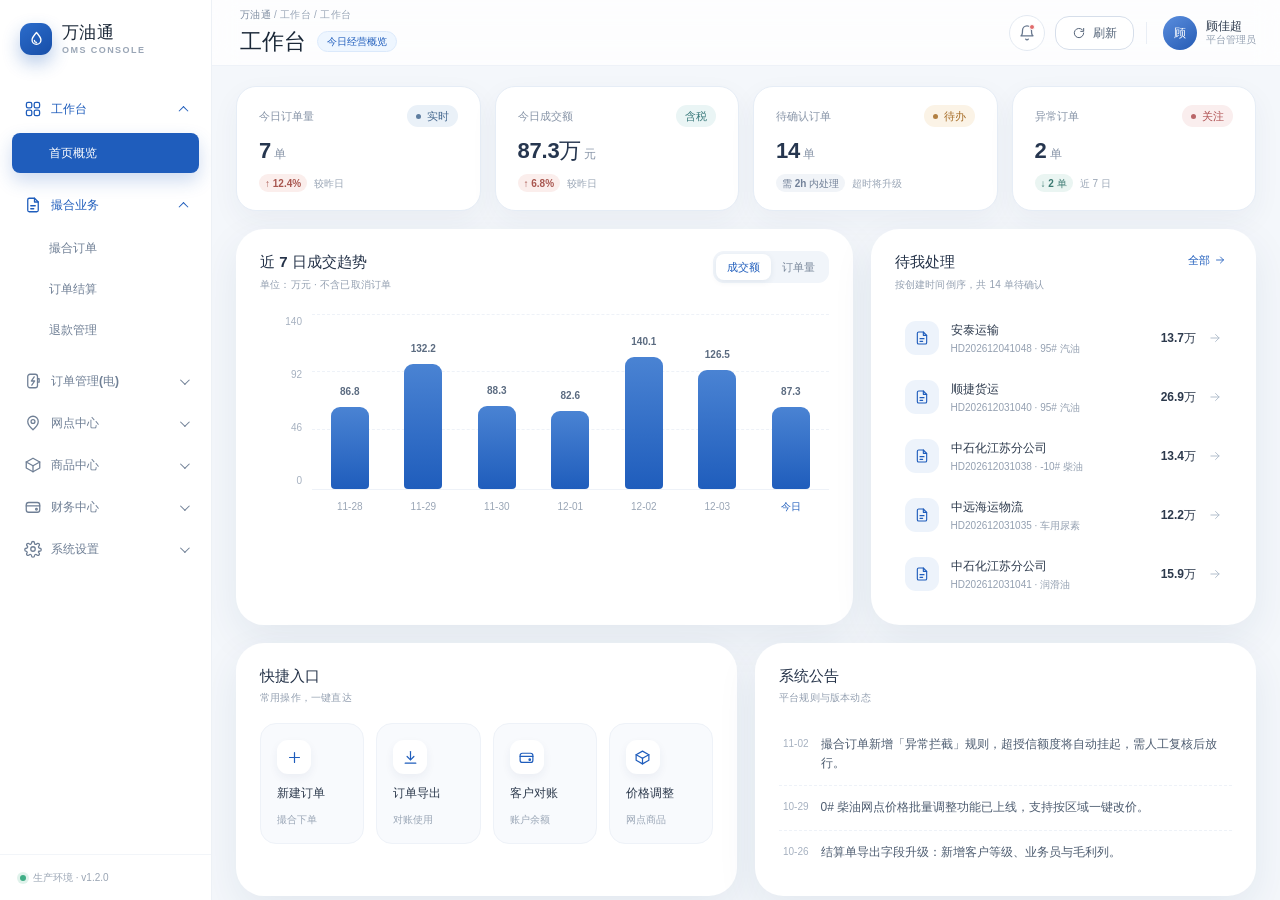
<file: charge-ev.html>
<!doctype html>
<html lang="zh-CN">
<head>
<meta charset="UTF-8" />
<meta name="viewport" content="width=device-width,initial-scale=1.0" />
<title>万油通 · 功能后台原型</title>
<style>
/* ============ 0. Design tokens (extracted from omsdesign.html) ============ */
:root{
  --primary:#1f5dbc; --primary-hover:#174ea8; --primary-soft:#eef6ff;
  --primary-subtle:#edf3fb; --primary-border:#c8dcf4; --primary-muted:#4c79bd;
  --control-height:34px; --control-radius:14px; --section-radius:20px; --panel-radius:28px;
  --control-border:#d6deea; --line:#e5ebf3; --hairline:#edf1f6;
  --text:#1f2d3d; --label:#2c394c; --body:#3c495d; --muted:#728198; --faint:#8491a4; --placeholder:#9daabd;
  --surface:#fff; --workspace:#f4f7fb;
  --danger:#b75254; --warn:#a56b25; --ok:#38787a; --purple:#67558d;
  --shadow:0 14px 40px rgba(30,58,104,.08); --shadow-sm:0 10px 28px rgba(30,58,104,.05);
  --radius-btn:14px;
}
*{box-sizing:border-box}
html,body{margin:0;height:100%}
body{
  min-width:1280px; overflow:hidden; background:var(--workspace); color:var(--text);
  font:13px/1.5 -apple-system,BlinkMacSystemFont,"Segoe UI","PingFang SC","Microsoft YaHei",Arial,sans-serif;
  -webkit-font-smoothing:antialiased; font-synthesis:none;
}
button,input,select,textarea{font:inherit;color:inherit}
button{cursor:pointer}
h1,h2,h3,p{margin:0}
b,strong{font-weight:700}
::-webkit-scrollbar{width:8px;height:8px}
::-webkit-scrollbar-thumb{background:#cbd5e2;border-radius:8px;border:2px solid transparent;background-clip:content-box}
::-webkit-scrollbar-track{background:transparent}
.ico{flex:0 0 auto;display:block}

/* ============ 1. Layout shell ============ */
.side-nav{
  position:fixed; inset:0 auto 0 0; width:212px; z-index:30;
  display:flex; flex-direction:column; background:#fff; border-right:1px solid #edf1f6;
}
.side-logo{height:78px; flex:0 0 78px; display:flex; align-items:center; gap:10px; padding:0 20px}
.logo-mark{
  width:32px; height:32px; display:grid; place-items:center; color:#fff;
  background:linear-gradient(145deg,#2b6ccb,#174ea8); border-radius:11px;
  box-shadow:0 8px 18px rgba(31,93,188,.32);
}
.logo-text{display:flex; flex-direction:column; line-height:1.15}
.logo-text b{font-size:17px; font-weight:800; letter-spacing:.02em; color:#1b2838}
.logo-text small{font-size:9px; letter-spacing:.16em; color:#9aa6b6; font-weight:600; margin-top:2px}
.full-menu{flex:1; min-height:0; padding:8px 12px 16px; overflow-y:auto; scrollbar-width:thin}
.menu-group{width:100%}
.menu-parent{
  width:100%; height:38px; margin-top:4px; padding:0 12px; display:flex; align-items:center; gap:9px;
  color:#6f7f95; background:transparent; border:0; border-radius:8px; font-size:12px; font-weight:600; text-align:left;
}
.menu-parent:hover,.menu-parent.is-open{color:var(--primary); font-weight:700}
.menu-parent .chev{
  width:7px; height:7px; margin-left:auto; border-right:1.5px solid currentColor; border-bottom:1.5px solid currentColor;
  transform:rotate(45deg) translateY(-2px); transition:transform .18s ease;
}
.menu-parent.is-open .chev{transform:rotate(225deg) translate(-1px,-1px)}
.menu-children{padding:2px 0 6px}
.menu-item{
  width:100%; height:38px; margin:3px 0; padding:0 10px 0 37px; display:block;
  color:#6f7f95; background:transparent; border:0; border-radius:8px; font-size:12px;
  white-space:nowrap; overflow:hidden; text-overflow:ellipsis; text-align:left;
}
.menu-item:hover{color:var(--primary); background:#f5f8fc}
.menu-item.active{height:40px; line-height:40px; color:#fff; background:var(--primary); font-weight:700; box-shadow:0 8px 18px rgba(31,93,188,.22)}
.side-foot{
  flex:0 0 46px; display:flex; align-items:center; gap:7px; padding:0 20px;
  border-top:1px solid #f2f5f9; color:#9aa5b4; font-size:10px;
}
.env-dot{width:6px; height:6px; border-radius:50%; background:#3fae86; box-shadow:0 0 0 3px rgba(63,174,134,.16)}

.main-shell{margin-left:212px; min-height:100vh; display:flex; flex-direction:column; height:100vh}
.top-header{
  flex:0 0 66px; height:66px; padding:0 24px 0 28px; display:flex; align-items:center; justify-content:space-between;
  background:rgba(255,255,255,.78); backdrop-filter:blur(12px); border-bottom:1px solid #eef2f8; z-index:10;
}
.page-title{display:flex; flex-direction:column; gap:3px}
.crumb{color:#9aa6b7; font-size:10px; letter-spacing:.03em}
.crumb b{color:#7d8b9f; font-weight:600}
.title-row{display:flex; align-items:center; gap:12px}
.title-row>b{font-size:22px; font-weight:800; color:#1b2838; letter-spacing:-.01em}
.title-chip{
  height:21px; padding:0 9px; display:inline-flex; align-items:center; gap:5px;
  color:var(--primary); background:var(--primary-soft); border:1px solid #dbe9fb; border-radius:11px;
  font-size:10px; font-weight:600;
}
.header-actions{display:flex; align-items:center; gap:10px}
.icon-btn{
  position:relative; width:36px; height:36px; display:grid; place-items:center; color:#66768d;
  background:#fff; border:1px solid #e3e9f1; border-radius:50%; transition:all .15s ease;
}
.icon-btn:hover{color:var(--primary); border-color:#bfd3ec; background:#f8fbff}
.icon-btn .dot{position:absolute; top:8px; right:9px; width:6px; height:6px; border-radius:50%; background:#e06b6b; border:1.5px solid #fff}
.icon-btn.sm{width:32px; height:32px; border-radius:10px}
.divider{width:1px; height:22px; background:#e9eef5; margin:0 2px}
.user{display:flex; align-items:center; gap:9px; padding-left:4px}
.avatar{
  width:34px; height:34px; display:grid; place-items:center; color:#fff; font-size:12px; font-weight:700;
  background:linear-gradient(145deg,#5b8ede,#255bb4); border-radius:50%;
}
.user div{display:flex; flex-direction:column; line-height:1.25}
.user b{font-size:12px; color:#2c394c}
.user small{font-size:10px; color:#94a0b1}

.content{
  flex:1; min-height:0; padding:20px 24px 40px; overflow-y:auto; overflow-x:hidden;
}
.content>*{animation:fadeUp .2s ease both}
@keyframes fadeUp{from{opacity:0; transform:translateY(4px)}to{opacity:1; transform:none}}

/* ============ 2. Buttons ============ */
.btn{
  height:34px; padding:0 16px; display:inline-flex; align-items:center; justify-content:center; gap:7px;
  color:#516176; background:#fff; border:1px solid var(--control-border); border-radius:var(--radius-btn);
  font-size:12px; white-space:nowrap; transition:all .15s ease;
}
.btn:hover{color:var(--primary); border-color:#8aa5d8; background:#fbfdff}
.btn.primary{color:#fff; background:var(--primary); border-color:var(--primary); box-shadow:0 8px 18px rgba(31,93,188,.18)}
.btn.primary:hover{background:var(--primary-hover); border-color:var(--primary-hover)}
.btn.primary-soft{color:var(--primary); background:var(--primary-soft); border-color:#b7d1f2}
.btn.danger-soft{color:#b54b55; background:#fff2f3; border-color:#efc5c9}
.btn.danger-soft:hover{color:#9c3b45; border-color:#e3aeb3; background:#ffecee}
.btn.ghost{border-color:transparent; background:transparent; color:var(--primary); padding:0 10px}
.btn.ghost:hover{background:var(--primary-subtle); border-color:transparent}
.btn.sm{height:30px; padding:0 12px; font-size:11px}
.btn[disabled],.btn:disabled{color:#abb4c1!important; background:#f3f5f8!important; border-color:#e3e7ed!important; box-shadow:none!important; cursor:not-allowed!important}
.btn .chev{width:6px; height:6px; margin-left:1px; border-right:1.5px solid currentColor; border-bottom:1.5px solid currentColor; transform:rotate(45deg) translateY(-1px)}

/* ============ 3. Form controls ============ */
input,select,textarea{
  width:100%; height:var(--control-height); padding:0 12px; color:#314052; background:#fff;
  border:1px solid var(--control-border); border-radius:var(--control-radius); outline:none;
  font-size:12px; transition:border-color .15s, box-shadow .15s, background-color .15s;
}
input::placeholder,textarea::placeholder{color:var(--placeholder)}
input:hover:not(:disabled),select:hover:not(:disabled),textarea:hover:not(:disabled){border-color:#aebfd6}
input:focus,select:focus,textarea:focus{border-color:#7da7df; box-shadow:0 0 0 3px rgba(31,93,188,.1)}
input:disabled,select:disabled{color:#9da5b3; background:#f5f7fa; cursor:not-allowed}
textarea{padding:10px 12px; min-height:84px; line-height:20px; resize:vertical}
select{appearance:none; -webkit-appearance:none; padding-right:34px; cursor:pointer}
.sel{position:relative; min-width:0}
.sel>i{
  position:absolute; top:50%; right:13px; width:7px; height:7px; border-right:1.5px solid #77859a; border-bottom:1.5px solid #77859a;
  transform:translateY(-65%) rotate(45deg); pointer-events:none;
}
.switch{display:inline-flex; align-items:center; gap:9px; cursor:pointer; user-select:none}
.switch input{position:absolute; opacity:0; width:0; height:0}
.switch .track{width:38px; height:22px; padding:2px; background:#dfe6ef; border-radius:11px; transition:background .18s}
.switch .track:after{content:""; display:block; width:18px; height:18px; background:#fff; border-radius:50%; box-shadow:0 2px 5px rgba(24,48,86,.18); transition:transform .18s}
.switch input:checked+.track{background:var(--primary)}
.switch input:checked+.track:after{transform:translateX(16px)}
.switch span.txt{font-size:12px; color:#566377}
input[type=checkbox]{width:15px; height:15px; accent-color:var(--primary); padding:0; cursor:pointer; border-radius:4px}
.switch input[type=checkbox]{position:absolute; width:0; height:0; padding:0; border:0; opacity:0; pointer-events:none}
input[type=date]{padding-right:8px}

/* ============ 4. Cards / stats / filter ============ */
.card{background:#fff; border-radius:var(--panel-radius); box-shadow:var(--shadow); padding:22px 24px}
.card-head{display:flex; align-items:flex-start; justify-content:space-between; gap:16px; margin-bottom:18px}
.card-head b{font-size:15px; color:#243248; font-weight:700}
.card-head small{display:block; margin-top:3px; color:#94a0b1; font-size:10px; letter-spacing:.02em}
.card-head .link{font-size:11px; color:var(--primary); background:transparent; border:0; display:inline-flex; align-items:center; gap:4px}
.card-head .link:hover{text-decoration:underline}

.stat-grid{display:grid; grid-template-columns:repeat(4,minmax(0,1fr)); gap:14px; margin-bottom:18px}
.stat-card{
  position:relative; min-height:112px; padding:18px 22px; display:grid; align-content:center; gap:7px;
  background:#fff; border:1px solid #e6edf6; border-radius:var(--section-radius); box-shadow:var(--shadow-sm);
  text-align:left; transition:transform .16s ease, box-shadow .16s ease, border-color .16s;
}
button.stat-card{width:100%; font-family:inherit}
button.stat-card:hover{transform:translateY(-2px); box-shadow:0 16px 34px rgba(30,58,104,.1); border-color:#d7e4f4}
.stat-top{display:flex; align-items:center; justify-content:space-between; gap:8px}
.stat-top>span{color:#8794a7; font-size:11px}
.stat-card strong{color:#26364f; font-size:22px; font-weight:700; letter-spacing:-.01em}
.stat-card strong em{font-style:normal; font-size:12px; font-weight:600; color:#8794a7; margin-left:3px}
.stat-foot{display:flex; align-items:center; gap:7px; color:#9aa6b6; font-size:10px}
.trend{display:inline-flex; align-items:center; gap:3px; font-size:10px; font-weight:600; padding:0 6px; height:18px; border-radius:9px}
.trend.up{color:#a8564f; background:#fbeeec}
.trend.down{color:#3c7a72; background:#eaf5f2}
.trend.flat{color:#728198; background:#f1f4f8}

.filter-card{background:#fff; border-radius:var(--panel-radius); box-shadow:var(--shadow); padding:22px 28px 0; margin-bottom:18px}
.filter-grid{display:grid; grid-template-columns:repeat(3,minmax(0,1fr)); gap:16px 30px}
.f-item{min-width:0; display:grid; grid-template-columns:92px minmax(0,1fr); align-items:center; gap:12px}
.f-item>span{color:var(--label); font-size:12px; white-space:nowrap; overflow:hidden; text-overflow:ellipsis}
.f-item.wide{grid-column:1 / -1}
.filter-grid .more-field{display:none}
.filter-grid.expanded .more-field{display:grid}
.filter-footer{
  min-height:58px; margin-top:18px; display:flex; align-items:center; justify-content:space-between; gap:16px;
  border-top:1px solid #edf1f6;
}
.filter-note{display:flex; align-items:center; gap:6px; color:#8995a7; font-size:11px}
.filter-note b{color:var(--primary); font-weight:700}
.filter-btns{display:flex; align-items:center; gap:8px}
.filter-footer.sb-bill-footer{flex-direction:column; align-items:stretch; justify-content:flex-start; gap:10px; min-height:0; padding-top:12px}
.filter-footer.sb-bill-footer .filter-btns{justify-content:flex-end}

/* ============ date range picker ============ */
.range-wrap{position:relative; min-width:0}
.range-trigger{
  position:relative; width:100%; height:34px; padding:0 30px 0 12px; display:flex; align-items:center; gap:8px;
  background:#fff; border:1px solid var(--control-border); border-radius:var(--control-radius);
  font-size:12px; color:#3d4c63; cursor:pointer; font-family:inherit; text-align:left;
  transition:border-color .15s, box-shadow .15s; white-space:nowrap; overflow:hidden;
}
.range-trigger svg{flex:none; color:#8b98aa}
.range-trigger b{font-weight:600; overflow:hidden; text-overflow:ellipsis}
.range-trigger i{font-style:normal; color:#9aa6b6; flex:none}
.range-trigger:after{
  content:""; position:absolute; top:50%; right:13px; width:7px; height:7px;
  border-right:1.5px solid #77859a; border-bottom:1.5px solid #77859a;
  transform:translateY(-65%) rotate(45deg); pointer-events:none;
}
.range-trigger:hover{border-color:#aebfd6}
.range-wrap.open .range-trigger{border-color:#7da7df; box-shadow:0 0 0 3px rgba(31,93,188,.1)}
.range-panel{
  position:absolute; top:calc(100% + 8px); left:0; z-index:60; width:294px;
  background:#fff; border:1px solid #e3eaf4; border-radius:16px; box-shadow:0 18px 44px rgba(24,48,86,.16);
  padding:14px 16px 12px;
}
.rp-head{display:flex; align-items:center; justify-content:space-between; margin-bottom:8px}
.rp-head b{font-size:13px; color:#243248}
.rp-nav{display:flex; align-items:center; gap:2px}
.rp-nav button{width:24px; height:24px; border:0; background:transparent; border-radius:7px; color:#5c6b81; cursor:pointer; font-size:14px; line-height:1; display:flex; align-items:center; justify-content:center; font-family:inherit}
.rp-nav button:hover{background:#eef3fa; color:var(--primary)}
.rp-week{display:grid; grid-template-columns:repeat(7,1fr); margin-bottom:2px}
.rp-week span{height:24px; display:flex; align-items:center; justify-content:center; font-size:10px; color:#94a0b1}
.rp-days{display:grid; grid-template-columns:repeat(7,1fr)}
.rp-day{height:30px; border:0; background:transparent; border-radius:8px; font-size:11px; color:#3d4c63; cursor:pointer; font-family:inherit; position:relative}
.rp-day:hover{background:#eef3fa}
.rp-day.dim{color:#c2cbd8}
.rp-day.today:after{content:""; position:absolute; bottom:3px; left:50%; transform:translateX(-50%); width:3px; height:3px; border-radius:50%; background:#8b98aa}
.rp-day.inrange{background:#e8f0fc; border-radius:0; color:var(--primary)}
.rp-day.start,.rp-day.end{background:var(--primary); color:#fff; font-weight:700}
.rp-day.start{border-radius:8px 0 0 8px}
.rp-day.end{border-radius:0 8px 8px 0}
.rp-day.start.end{border-radius:8px}
.rp-quick{display:flex; gap:6px; margin-top:10px; padding-top:10px; border-top:1px solid #edf1f6}
.rp-quick button{flex:1; height:26px; border:1px solid #dfe6ef; background:#fff; border-radius:8px; font-size:11px; color:#5c6b81; cursor:pointer; font-family:inherit}
.rp-quick button:hover{border-color:var(--primary); color:var(--primary)}

.panel-card{background:#fff; border-radius:var(--panel-radius); box-shadow:var(--shadow); padding:18px 22px 20px}
.panel-head{display:flex; align-items:center; justify-content:space-between; gap:16px; min-height:38px; margin-bottom:14px}
.tools{display:flex; align-items:center; gap:8px; flex-wrap:wrap}
.tools-right{display:flex; align-items:center; gap:12px}
.sel-count{color:#8995a7; font-size:11px}
.sel-count b{color:var(--primary)}

/* ============ 5. Table ============ */
.table-scroll{
  position:relative; width:100%; overflow:auto; border:1px solid #edf1f6; border-radius:16px;
  scrollbar-width:thin;
}
.dt{width:1424px; min-width:100%; border-collapse:separate; border-spacing:0; table-layout:fixed; font-size:12px}
.dt th,.dt td{
  height:50px; padding:0 14px; overflow:hidden; border-bottom:1px solid #edf1f6; background:#fff;
  color:#3c495d; text-align:left; text-overflow:ellipsis; white-space:nowrap;
}
.dt th{height:42px; color:#8491a4; background:#f8fafd; font-weight:600; font-size:11px; letter-spacing:.02em}
.dt tbody tr:last-child td{border-bottom:0}
.dt tbody tr:hover td{background:#fbfdff}
.dt .num{text-align:right; font-variant-numeric:tabular-nums}
.dt .primary-cell{color:#2c394d; font-weight:650}
.dt .cell-sub{display:block; margin-top:2px; color:#9aa6b6; font-size:10px; font-weight:400}
.stick-l{position:sticky; left:0; z-index:3}
.stick-l2{position:sticky; left:46px; z-index:3; border-right:1px solid #e9eef5; box-shadow:8px 0 14px rgba(42,61,90,.035)}
.stick-r{position:sticky; right:0; z-index:4; border-left:1px solid #e9eef5; box-shadow:-8px 0 14px rgba(42,61,90,.035)}
.dt thead .stick-l,.dt thead .stick-l2,.dt thead .stick-r{z-index:6; background:#f8fafd}
.dt tbody tr:hover .stick-l,.dt tbody tr:hover .stick-l2,.dt tbody tr:hover .stick-r{background:#fbfdff}
.dt tbody tr.is-selected td{background:#f4f9ff}
.dt tbody tr.is-selected:hover td{background:#eff7ff}
/* 充电订单父子行（按运单拆分子订单） */
.sub-toggle{display:inline-flex;align-items:center;justify-content:center;width:18px;height:18px;margin-right:6px;padding:0;border:1px solid #d6deea;border-radius:5px;background:#fff;color:#7c8a9d;cursor:pointer;vertical-align:-4px}
.sub-toggle .chev{width:5px;height:5px;border-right:1.5px solid currentColor;border-bottom:1.5px solid currentColor;transform:rotate(-45deg);transition:transform .15s}
.sub-toggle:hover{color:var(--primary);border-color:var(--primary)}
.sub-toggle.open{color:var(--primary);border-color:var(--primary);background:var(--primary-subtle)}
.sub-toggle.open .chev{transform:rotate(45deg) translate(-1px,-1px)}
.sub-toggle-ph{display:inline-block;width:24px}
tr.ev-sub>td{background:#f7fafd;color:#66738a;font-size:11px;height:42px}
tr.ev-sub:hover>td{background:#f1f6fc}
tr.ev-sub>td.stick-first,tr.ev-sub>td.stick-r{background:#f7fafd}
tr.ev-sub:hover>td.stick-first,tr.ev-sub:hover>td.stick-r{background:#f1f6fc}
tr.ev-sub .cell-sub{margin-top:3px;color:#8b98aa}
.row-actions{position:relative; display:flex; align-items:center; gap:12px; overflow:visible}
.row-actions>button{padding:0; color:var(--primary); background:transparent; border:0; font-size:12px; white-space:nowrap}
.row-actions>button:hover{text-decoration:underline}
.row-actions>button.muted{color:#8b98aa}
.row-menu{
  position:absolute; top:26px; right:0; z-index:12; width:132px; padding:6px;
  background:#fff; border:1px solid #e7edf5; border-radius:12px; box-shadow:0 16px 34px rgba(30,58,104,.14);
}
.row-menu button{display:block; width:100%; padding:7px 10px; text-align:left; color:#4d5c70; background:transparent; border:0; border-radius:8px; font-size:11px}
.row-menu button:hover{background:#f4f8fd; color:var(--primary)}
.float-menu{
  position:fixed; z-index:200; width:148px; padding:6px; background:#fff; border:1px solid #e7edf5;
  border-radius:12px; box-shadow:0 18px 38px rgba(30,58,104,.16); animation:fadeIn .12s ease;
}
.float-menu button{display:block; width:100%; padding:8px 10px; text-align:left; color:#4d5c70; background:transparent; border:0; border-radius:8px; font-size:11px}
.float-menu button:hover{background:#f4f8fd; color:var(--primary)}

.pager{display:flex; align-items:center; justify-content:space-between; gap:16px; padding-top:16px}
.pager-info{color:#8995a7; font-size:11px}
.pager-info b{color:#42526b}
.pager-ctl{display:flex; align-items:center; gap:6px}
.pg{
  min-width:30px; height:30px; padding:0 8px; display:grid; place-items:center; color:#5b6b80;
  background:#fff; border:1px solid #e3e9f1; border-radius:10px; font-size:11px;
}
.pg:hover:not(:disabled){color:var(--primary); border-color:#b9cfe9}
.pg.active{color:#fff; background:var(--primary); border-color:var(--primary); font-weight:700}
.pg:disabled{color:#b8c2cf; background:#f7f9fc; cursor:not-allowed}
.pg-size{display:flex; align-items:center; gap:7px; color:#8995a7; font-size:11px}
.pg-size select{width:auto; height:30px; padding:0 28px 0 10px; border-radius:10px; font-size:11px}

/* ============ 6. Tags & status ============ */
.tag{
  display:inline-flex; align-items:center; gap:0; min-height:22px; padding:0 9px; border-radius:12px;
  color:#56657a; background:#f1f4f8; font-size:11px; font-weight:500; white-space:nowrap; line-height:22px;
}
.tag.tag-blue{color:#45688f; background:#eaf1f8}
.tag.tag-orange{color:#a56b25; background:#fbf3e6}
.tag.tag-red{color:#ae4e50; background:#faeeee}
.tag.tag-purple{color:#67558d; background:#f0ecf8}
.tag.tag-gray{color:#697386; background:#f0f2f5}
.tag.tag-cyan{color:#38787a; background:#eaf5f5}
.tag.tag-green{color:#38785c; background:#eaf5ef}
.tag-dot:before{content:""; width:5px; height:5px; margin-right:6px; background:currentColor; border-radius:50%; opacity:.85}
.status{display:inline-flex; align-items:center; gap:7px; color:var(--primary); font-size:12px; font-weight:600}
.status:before{content:""; width:6px; height:6px; background:currentColor; border-radius:50%; box-shadow:0 0 0 3px rgba(31,93,188,.1)}
.status.danger{color:var(--danger)}
.status.warn{color:var(--warn)}
.status.ok{color:var(--ok)}
.status.mute{color:#8b98aa}

/* ============ 7. Dashboard ============ */
.dash-grid{display:grid; grid-template-columns:1.6fr 1fr; gap:18px; margin-bottom:18px}
.dash-grid-2{grid-template-columns:1fr 1fr}
.seg{display:flex; padding:3px; background:#f1f5fa; border-radius:11px}
.seg button{height:26px; padding:0 11px; color:#7c8a9d; background:transparent; border:0; border-radius:8px; font-size:11px}
.seg button.active{color:var(--primary); background:#fff; font-weight:600; box-shadow:0 2px 6px rgba(30,58,104,.08)}
.chart{display:grid; grid-template-columns:42px minmax(0,1fr); gap:10px; padding-top:4px}
.chart-y{height:176px; display:flex; flex-direction:column; justify-content:space-between; align-items:flex-end; color:#a6b1c0; font-size:10px; padding-bottom:1px}
.chart-plot{position:relative; height:176px; border-bottom:1px solid #eef2f8}
.grid-line{position:absolute; left:0; right:0; border-top:1px dashed #eef2f8}
.bars{position:absolute; inset:0; display:flex; align-items:flex-end; gap:10px; padding:0 6px}
.bar-col{flex:1; height:100%; display:flex; flex-direction:column; justify-content:flex-end; align-items:center; gap:8px; position:relative}
.bar{
  width:min(38px,60%); border-radius:9px 9px 4px 4px; background:linear-gradient(180deg,#4a83d3,#1f5dbc);
  transition:filter .15s ease, transform .15s ease; transform-origin:bottom;
}
.bar:hover{filter:brightness(1.08); transform:scaleY(1.02)}
.bar-v{color:#5b6b80; font-size:10px; font-weight:600}
.chart-x{display:flex; gap:10px; padding:9px 6px 0; margin-left:52px}
.chart-x span{flex:1; text-align:center; color:#9aa6b6; font-size:10px}
.chart-x span.today{color:var(--primary); font-weight:600}
.todo-list{display:flex; flex-direction:column; gap:2px}
.todo-item{
  display:flex; align-items:center; gap:12px; padding:11px 10px; border-radius:14px; background:transparent; border:0; text-align:left; width:100%;
}
.todo-item:hover{background:#f7fafd}
.todo-dot{width:34px; height:34px; flex:0 0 34px; display:grid; place-items:center; border-radius:11px; background:var(--primary-subtle); color:var(--primary)}
.todo-item.warn .todo-dot{background:#fdf5e9; color:#a56b25}
.todo-item.danger .todo-dot{background:#fdeeee; color:#b75254}
.todo-main{min-width:0; flex:1; display:flex; flex-direction:column; gap:2px}
.todo-main b{font-size:12px; color:#2c394c; font-weight:600; overflow:hidden; text-overflow:ellipsis; white-space:nowrap}
.todo-main small{color:#94a0b1; font-size:10px}
.todo-amt{color:#2c394c; font-size:12px; font-weight:650; font-variant-numeric:tabular-nums}
.todo-go{color:#b3bfcd}
.quick-grid{display:grid; grid-template-columns:repeat(4,1fr); gap:12px}
.quick{
  display:flex; flex-direction:column; align-items:flex-start; gap:10px; padding:16px; border-radius:16px;
  background:#f8fafd; border:1px solid #eef2f8; text-align:left;
}
.quick:hover{background:#f3f8ff; border-color:#d9e7f7}
.quick i{width:34px; height:34px; display:grid; place-items:center; border-radius:11px; background:#fff; color:var(--primary); box-shadow:0 4px 10px rgba(30,58,104,.06)}
.quick b{font-size:12px; color:#2c394c; font-weight:600}
.quick small{font-size:10px; color:#9aa6b6}
.notice-list{display:flex; flex-direction:column}
.notice{display:flex; gap:12px; padding:12px 4px; border-bottom:1px dashed #eef2f8}
.notice:last-child{border-bottom:0}
.notice time{color:#a6b1c0; font-size:10px; white-space:nowrap; padding-top:1px}
.notice p{color:#4d5c70; font-size:12px; line-height:1.6}

/* ============ 8. Overlay / drawer / modal / toast ============ */
.layer{position:fixed; inset:0; z-index:100}
.overlay{position:absolute; inset:0; background:rgba(28,38,54,.36); animation:fadeIn .16s ease}
@keyframes fadeIn{from{opacity:0}to{opacity:1}}
.drawer{
  position:absolute; top:0; right:0; bottom:0; width:min(820px,calc(100vw - 238px)); display:flex; flex-direction:column;
  background:#f5f7fb; box-shadow:-18px 0 50px rgba(27,44,70,.18); animation:drawerIn .2s cubic-bezier(.2,.8,.3,1);
}
@keyframes drawerIn{from{transform:translateX(28px); opacity:.6}to{transform:none; opacity:1}}
.drawer>header{
  flex:0 0 72px; padding:0 22px; display:flex; align-items:center; justify-content:space-between;
  background:#fff; border-bottom:1px solid #e7ecf3;
}
.drawer>header .hd-left{display:flex; align-items:center; gap:13px}
.drawer-mark{
  width:36px; height:36px; display:grid; place-items:center; color:#fff; border-radius:12px;
  background:linear-gradient(145deg,#2b6ccb,#174ea8); box-shadow:0 8px 18px rgba(31,93,188,.28);
}
.drawer h2{font-size:17px; color:#27364c; font-weight:700; line-height:1.2}
.drawer header small{display:block; margin-top:3px; color:#98a3b2; font-size:9px; letter-spacing:.14em}
.drawer>header .icon-btn{border-radius:50%}
.drawer-body{flex:1; min-height:0; padding:20px 22px 28px; overflow-y:auto}
.drawer>footer{
  flex:0 0 64px; padding:0 22px; display:flex; align-items:center; justify-content:flex-end; gap:10px;
  background:#fff; border-top:1px solid #e4eaf1;
}
.dcard{background:#fff; border-radius:var(--section-radius); box-shadow:var(--shadow-sm); padding:18px 20px; margin-bottom:14px}
.dcard:last-child{margin-bottom:0}
.dcard-head{display:flex; align-items:center; justify-content:space-between; margin-bottom:14px}
.dcard-head b{font-size:13px; color:#243248; font-weight:700}
.dcard-head small{color:#9aa6b6; font-size:10px}
.dgrid{display:grid; grid-template-columns:1fr 1fr; gap:14px 26px}
.dfield{display:flex; flex-direction:column; gap:4px; min-width:0}
.dfield>span{color:#94a0b1; font-size:10px}
.dfield>b{color:#2c394c; font-size:12px; font-weight:600; word-break:break-all}
.dfield.wide{grid-column:1 / -1}
.amount-hero{
  display:flex; align-items:flex-end; justify-content:space-between; gap:20px; padding:4px 2px 16px;
  border-bottom:1px dashed #eef2f8; margin-bottom:16px;
}
.amount-hero small{display:block; color:#94a0b1; font-size:10px; margin-bottom:6px}
.amount-hero strong{font-size:28px; font-weight:800; color:#1b4f9c; letter-spacing:-.02em}
.dtab{display:flex; gap:26px; border-bottom:1px solid #e7ecf3; margin:-4px 0 18px}
.dtab button{position:relative; padding:0 0 12px; color:#7c8a9d; background:transparent; border:0; font-size:12px; font-weight:600}
.dtab button.active{color:var(--primary)}
.dtab button.active:after{content:""; position:absolute; left:0; right:0; bottom:-1px; height:2px; background:var(--primary); border-radius:2px}
.timeline{position:relative; padding-left:22px}
.timeline:before{content:""; position:absolute; left:5px; top:6px; bottom:6px; width:1px; background:#e4ebf4}
.tl-item{position:relative; padding:0 0 18px}
.tl-item:last-child{padding-bottom:0}
.tl-item:before{
  content:""; position:absolute; left:-21px; top:4px; width:9px; height:9px; border-radius:50%;
  background:#fff; border:2px solid #c7d4e4;
}
.tl-item.done:before{border-color:var(--primary); background:var(--primary); box-shadow:0 0 0 3px rgba(31,93,188,.12)}
.tl-item b{display:block; font-size:12px; color:#2c394c; font-weight:600}
.tl-item span{color:#94a0b1; font-size:10px; display:block; margin-top:3px}
.tl-item p{margin-top:6px; color:#5b6b80; font-size:11px; line-height:1.6; background:#f7fafd; border-radius:10px; padding:8px 10px}

.modal{
  position:absolute; left:50%; top:50%; transform:translate(-50%,-50%); width:560px; max-height:calc(100vh - 80px);
  display:flex; flex-direction:column; background:#fff; border-radius:22px; box-shadow:0 30px 70px rgba(20,36,60,.24);
  animation:modalIn .18s cubic-bezier(.2,.8,.3,1); overflow:hidden;
}
@keyframes modalIn{from{opacity:0; transform:translate(-50%,-48%) scale(.98)}to{opacity:1; transform:translate(-50%,-50%) scale(1)}}
.modal>header{flex:0 0 68px; padding:0 22px; display:flex; align-items:center; justify-content:space-between; border-bottom:1px solid #eef2f8}
.modal>header h2{font-size:15px; font-weight:700; color:#243248}
.modal>header small{display:block; margin-top:2px; color:#9aa6b6; font-size:9px; letter-spacing:.14em}
.modal-body{flex:1; min-height:0; padding:20px 22px; overflow-y:auto}
.modal-body.narrow{width:440px; max-width:100%; margin:0 auto}
.form-grid{display:grid; grid-template-columns:1fr 1fr; gap:16px 18px}
.form-grid .wide{grid-column:1 / -1}
.field{display:flex; flex-direction:column; gap:7px; min-width:0}
.field>label{color:#566377; font-size:11px}
.field>label i{color:#c65456; font-style:normal; margin-left:2px}
.field.err input,.field.err select,.field.err textarea{border-color:#d98b8f; background:#fffafa}
.field .msg{color:#b75254; font-size:10px; min-height:0}
.modal>footer{flex:0 0 64px; padding:0 22px; display:flex; align-items:center; justify-content:flex-end; gap:10px; border-top:1px solid #eef2f8; background:#fcfdff}
.confirm-body{padding:26px 22px 22px; text-align:center}
.confirm-icon{width:46px; height:46px; margin:0 auto 14px; display:grid; place-items:center; border-radius:16px; background:var(--primary-soft); color:var(--primary)}
.confirm-icon.warn{background:#fdf5e9; color:#a56b25}
.confirm-icon.danger{background:#fdeeee; color:#b75254}
.confirm-body b{display:block; font-size:15px; color:#243248; margin-bottom:7px}
.confirm-body p{color:#7c8a9d; font-size:12px; line-height:1.7}

.toast-host{position:fixed; top:18px; right:20px; z-index:300; display:flex; flex-direction:column; gap:10px; pointer-events:none}
.toast{
  min-width:240px; max-width:360px; padding:12px 16px; display:flex; align-items:center; gap:10px;
  color:#2c394c; background:#fff; border:1px solid #e7edf5; border-left:3px solid var(--primary);
  border-radius:14px; box-shadow:0 16px 36px rgba(30,58,104,.14); font-size:12px;
  animation:toastIn .2s ease;
}
.toast .ico{color:var(--primary)}
.toast.ok{border-left-color:#3f9e78}
.toast.ok .ico{color:#3f9e78}
.toast.warn{border-left-color:#c98a35}
.toast.warn .ico{color:#c98a35}
.toast.err{border-left-color:#c05c60}
.toast.err .ico{color:#c05c60}
@keyframes toastIn{from{opacity:0; transform:translateY(-6px)}to{opacity:1; transform:none}}

/* ============ 9. Empty state / placeholder ============ */
.empty-state{
  min-height:520px; display:flex; flex-direction:column; align-items:center; justify-content:center; gap:10px; text-align:center;
}
.empty-icon{width:64px; height:64px; display:grid; place-items:center; border-radius:22px; background:#f2f7fd; color:#9fb8d6; margin-bottom:4px}
.empty-state b{font-size:15px; color:#3a4a60}
.empty-state p{color:#93a0b1; font-size:12px; line-height:1.8; max-width:420px}
.empty-actions{display:flex; gap:10px; margin-top:10px}
.empty-row{padding:46px 0; text-align:center; color:#95a2b4; font-size:12px}
.empty-row .ico{margin:0 auto 10px; color:#c3cfdd}

/* ============ 10. Design system page ============ */
.ds-section{margin-bottom:18px}
.ds-title{display:flex; align-items:baseline; gap:10px; margin-bottom:14px}
.ds-title b{font-size:15px; color:#243248}
.ds-title span{color:#9aa6b6; font-size:10px; letter-spacing:.06em}
.ds-sub{color:#8b98aa; font-size:11px; margin:-8px 0 14px}
.swatches{display:grid; grid-template-columns:repeat(6,1fr); gap:12px}
.swatch{border:1px solid #eef2f8; border-radius:14px; overflow:hidden; background:#fff}
.swatch .chip{height:56px}
.swatch .meta{padding:9px 11px; display:flex; flex-direction:column; gap:2px}
.swatch b{font-size:11px; color:#3a4a60; font-weight:600}
.swatch code{font-size:10px; color:#94a0b1}
.type-row{display:flex; align-items:baseline; gap:16px; padding:10px 0; border-bottom:1px dashed #eef2f8}
.type-row:last-child{border-bottom:0}
.type-row .t{flex:1; color:#1f2d3d}
.type-row .m{width:130px; color:#9aa6b6; font-size:10px; text-align:right}
.ds-grid-2{display:grid; grid-template-columns:1fr 1fr; gap:18px}
.demo-row{display:flex; align-items:center; flex-wrap:wrap; gap:10px}
.demo-block{display:flex; flex-direction:column; gap:10px; padding:14px 0; border-bottom:1px dashed #eef2f8}
.demo-block:last-child{border-bottom:0; padding-bottom:0}
.demo-block>label{color:#94a0b1; font-size:10px; letter-spacing:.04em}
.mini-table{width:100%; border-collapse:separate; border-spacing:0; font-size:12px}
.mini-table th,.mini-table td{height:44px; padding:0 12px; text-align:left; border-bottom:1px solid #edf1f6; white-space:nowrap}
.mini-table th{height:38px; background:#f8fafd; color:#8491a4; font-size:11px; font-weight:600}
.mini-table tr:last-child td{border-bottom:0}
.mini-table .r{text-align:right; font-variant-numeric:tabular-nums}

/* ============ 10.5 EV charging module ============ */
.dt.dt-ev{width:3450px}
.stick-first{position:sticky; left:0; z-index:3; border-right:1px solid #e9eef5; box-shadow:8px 0 14px rgba(42,61,90,.035)}
.dt thead .stick-first{z-index:6; background:#f8fafd}
.dt tbody tr:hover .stick-first{background:#fbfdff}
.tag.pulse:before{animation:tagPulse 1.5s ease-in-out infinite}
@keyframes tagPulse{0%,100%{opacity:1}50%{opacity:.3}}
.tariff-head{display:flex; align-items:center; justify-content:space-between; gap:12px; padding:2px 2px 14px; color:#566377; font-size:12px}
.tariff-card{border:1px solid #edf1f6; border-radius:16px; padding:14px 16px; margin-bottom:12px}
.tariff-card.current{border-color:var(--primary-border); background:var(--primary-subtle); box-shadow:inset 0 0 0 1px #c8dcf4}
.tariff-range{display:flex; align-items:center; gap:8px; font-size:12px; font-weight:650; color:#2c394c; margin-bottom:10px}
.tariff-row{display:flex; align-items:center; gap:10px; padding:3px 0; font-size:12px; color:#5b6b80}
.tariff-row .tt{width:52px; height:20px; display:grid; place-items:center; border-radius:10px; font-size:10px; font-weight:600; flex:0 0 52px}
.tariff-row.wl .tt{color:var(--primary); background:var(--primary-soft)}
.tariff-row.st .tt{color:#8b98aa; background:#f1f4f8}
.tariff-row b{font-size:15px; color:#1f2d3d; font-variant-numeric:tabular-nums; min-width:56px}
.tariff-row .seg{color:#9aa6b6; font-size:11px; font-variant-numeric:tabular-nums}
.tariff-note{margin-top:8px; padding-top:8px; border-top:1px dashed #e9eef5; color:#a56b25; font-size:10px; display:flex; align-items:center; justify-content:space-between; gap:10px}
.tariff-note .ico{color:#c98a35}
/* ---------- 嵌入模式：由运营平台宿主原型以 charge-ev.html?embed=1&page=<路由> 承载 ----------
   隐藏本原型自带的左侧菜单与顶栏，内容区铺满 iframe；不带该参数单独打开时行为完全不变 */
html.embed-mode,html.embed-mode body{min-width:0;overflow:hidden}
html.embed-mode .side-nav{display:none}
html.embed-mode .top-header{display:none}
html.embed-mode .main-shell{margin-left:0;height:100vh;min-height:0}
html.embed-mode .content{height:100vh;padding:16px 18px 28px}
/* 嵌入模式下内容区更窄（右侧还有「重置/查询」按钮），长口径说明按段落换行，
   避免 flex 子项被压成逐字换行；单独打开时不受影响 */
html.embed-mode .filter-note{display:block;line-height:1.75}
html.embed-mode .filter-note .ico{display:inline-block;vertical-align:-2px;margin-right:5px}
</style>
</head>
<body>
<div id="app"></div>
<div id="layer"></div>
<div id="float-menu"></div>
<div id="toast-host" class="toast-host"></div>
<script>
(function(){
'use strict';

/* ================= helpers ================= */
const $ = (s,r)=> (r||document).querySelector(s);
const $$ = (s,r)=> Array.from((r||document).querySelectorAll(s));
const esc = v => String(v==null?'':v).replace(/[&<>"']/g, m=>({'&':'&amp;','<':'&lt;','>':'&gt;','"':'&quot;',"'":'&#39;'}[m]));
const pad = n => String(n).padStart(2,'0');
const dateStr = d => d.getFullYear()+'-'+pad(d.getMonth()+1)+'-'+pad(d.getDate());
const dtStr = d => dateStr(d)+' '+pad(d.getHours())+':'+pad(d.getMinutes());
const money = n => '¥'+Number(n).toLocaleString('zh-CN',{minimumFractionDigits:2,maximumFractionDigits:2});
const moneyShort = n => n>=10000 ? (n/10000).toFixed(1)+'万' : String(Math.round(n));
const clamp = (n,a,b)=> Math.min(b,Math.max(a,n));

const ICONS = {
  drop:'<path d="M12 3.2c3.2 3.6 5.6 6.5 5.6 9.3A5.6 5.6 0 0 1 12 18a5.6 5.6 0 0 1-5.6-5.5c0-2.8 2.4-5.7 5.6-9.3z"/><path d="M9.4 13.2a2.6 2.6 0 0 0 2.6 2.4"/>',
  dashboard:'<rect x="3.2" y="3.2" width="7.2" height="7.2" rx="2.2"/><rect x="13.6" y="3.2" width="7.2" height="7.2" rx="2.2"/><rect x="3.2" y="13.6" width="7.2" height="7.2" rx="2.2"/><rect x="13.6" y="13.6" width="7.2" height="7.2" rx="2.2"/>',
  order:'<path d="M14 3H7a2 2 0 0 0-2 2v14a2 2 0 0 0 2 2h10a2 2 0 0 0 2-2V8z"/><path d="M14 3v5h5"/><path d="M9 13h6M9 17h4"/>',
  site:'<path d="M12 21s7-6.1 7-11a7 7 0 1 0-14 0c0 4.9 7 11 7 11z"/><circle cx="12" cy="10" r="2.6"/>',
  goods:'<path d="M21 8l-9-5-9 5 9 5 9-5z"/><path d="M3 8v8l9 5 9-5V8"/><path d="M12 13v8"/>',
  finance:'<rect x="3" y="6" width="18" height="13" rx="3.2"/><path d="M3 10.5h18"/><circle cx="16.6" cy="15" r="1.1"/>',
  settings:'<circle cx="12" cy="12" r="3"/><path d="M19.4 15a1.7 1.7 0 0 0 .3 1.9l.1.1a2 2 0 1 1-2.8 2.8l-.1-.1a1.7 1.7 0 0 0-2.9 1.2 2 2 0 1 1-4 0 1.7 1.7 0 0 0-2.9-1.2l-.1.1a2 2 0 1 1-2.8-2.8l.1-.1A1.7 1.7 0 0 0 3 15a2 2 0 1 1 0-4 1.7 1.7 0 0 0 1.4-2.9l-.1-.1a2 2 0 1 1 2.8-2.8l.1.1A1.7 1.7 0 0 0 10 4a2 2 0 1 1 4 0 1.7 1.7 0 0 0 2.9 1.4l.1-.1a2 2 0 1 1 2.8 2.8l-.1.1A1.7 1.7 0 0 0 21 11a2 2 0 1 1 0 4z"/>',
  layers:'<path d="M12 3.2l9 4.9-9 4.9-9-4.9 9-4.9z"/><path d="M3 13l9 4.9 9-4.9"/>',
  bell:'<path d="M18 8.6a6 6 0 1 0-12 0c0 6-2 7.2-2 7.2h16s-2-1.2-2-7.2"/><path d="M10.3 20.2a2 2 0 0 0 3.4 0"/>',
  search:'<circle cx="11" cy="11" r="6.8"/><path d="M20 20l-3.7-3.7"/>',
  plus:'<path d="M12 5v14M5 12h14"/>',
  download:'<path d="M12 3.5v11.5"/><path d="M7.2 10.6L12 15.4l4.8-4.8"/><path d="M4.5 20h15"/>',
  close:'<path d="M6.5 6.5l11 11M17.5 6.5l-11 11"/>',
  check:'<path d="M4.5 12.6l4.8 4.8L19.5 7"/>',
  alert:'<path d="M12 4.2l8.8 15.6H3.2L12 4.2z"/><path d="M12 10v4M12 17.2h.01"/>',
  calendar:'<rect x="3.2" y="5" width="17.6" height="16" rx="3.2"/><path d="M8 3v4M16 3v4M3.2 10h17.6"/>',
  more:'<circle cx="5" cy="12" r="1.5" fill="currentColor" stroke="none"/><circle cx="12" cy="12" r="1.5" fill="currentColor" stroke="none"/><circle cx="19" cy="12" r="1.5" fill="currentColor" stroke="none"/>',
  refresh:'<path d="M20 12a8 8 0 1 1-2.4-5.7"/><path d="M20 4.2v5h-5"/>',
  filter:'<path d="M4 5h16l-6.2 7.2v5.6l-3.6 2v-7.6L4 5z"/>',
  arrow:'<path d="M5 12h14"/><path d="M13 6l6 6-6 6"/>',
  copy:'<rect x="9" y="9" width="11" height="11" rx="2.4"/><path d="M5 15.5V6.2A2.2 2.2 0 0 1 7.2 4H16"/>',
  clock:'<circle cx="12" cy="12" r="8.5"/><path d="M12 7.4V12l3.2 2"/>',
  trend:'<path d="M3.5 16.8l5.8-5.8 3.8 3.8 7-7"/><path d="M14.2 7.8h6v6"/>',
  shield:'<path d="M12 3l8 3v6c0 5-3.5 8-8 9-4.5-1-8-4-8-9V6l8-3z"/>',
  user:'<circle cx="12" cy="8" r="3.6"/><path d="M4.6 20a7.4 7.4 0 0 1 14.8 0"/>',
  truck:'<path d="M3 7h11v9H3z"/><path d="M14 10h4l3 3.2V16h-7z"/><circle cx="7" cy="18.2" r="1.8"/><circle cx="17.4" cy="18.2" r="1.8"/>',
  upload:'<path d="M12 20V8.5"/><path d="M7.2 13.3L12 8.5l4.8 4.8"/><path d="M4.5 4h15"/>',
  ev:'<rect x="5" y="3" width="13" height="18" rx="3"/><path d="M13.6 6.5L9.8 12h4.4l-3.8 5.5"/><path d="M18 9h2.2v4.6H18"/>',
  doc:'<path d="M14 3H7a2 2 0 0 0-2 2v14a2 2 0 0 0 2 2h10a2 2 0 0 0 2-2V8z"/><path d="M14 3v5h5"/><path d="M9 14h6M9 17h4"/>'
};
function icon(name,size){
  size = size||16;
  return '<svg class="ico" width="'+size+'" height="'+size+'" viewBox="0 0 24 24" fill="none" stroke="currentColor" stroke-width="1.7" stroke-linecap="round" stroke-linejoin="round" aria-hidden="true">'+(ICONS[name]||'')+'</svg>';
}

/* ================= mock data ================= */
const CUSTOMERS = ['江苏远洋物流','冀东运输集团','宏达车队','鲁通物流','长江能源','安泰运输','恒信物流','天成供应链','中远海运物流','德邦运输','京博能源','顺捷货运','新奥能源','中石化江苏分公司'];
const GOODS = ['0# 柴油','-10# 柴油','92# 汽油','95# 汽油','LNG 液化天然气','车用尿素','润滑油'];
const SITES = ['南京栖霞加油站','苏州工业园站','无锡锡山站','常州新北站','徐州云龙站','南通港闸站','杭州萧山站','合肥蜀山站'];
const PAYS = ['账户余额','授信支付','银行转账','微信支付'];
const OWNERS = ['张伟','李静','王涛','陈晨','刘洋','赵敏'];
const LEVELS = ['战略客户','A 类客户','B 类客户'];

let seed = 20261102;
function rnd(){ seed = (seed*9301+49297)%233280; return seed/233280; }
const pick = a => a[Math.floor(rnd()*a.length)];
const int = (a,b) => a + Math.floor(rnd()*(b-a+1));

const STATUS = {
  pending:{text:'待确认',tag:'tag-orange',dot:'warn'},
  confirmed:{text:'待结算',tag:'tag-blue',dot:''},
  settled:{text:'已结算',tag:'tag-cyan',dot:'ok'},
  cancelled:{text:'已取消',tag:'tag-gray',dot:'mute'},
  exception:{text:'异常',tag:'tag-red',dot:'danger'}
};

let ORDERS = (function(){
  const rows = [];
  for(let i=0;i<48;i++){
    const d = new Date();
    d.setDate(d.getDate() - Math.floor(i/7));
    d.setHours(int(8,20), int(0,59), 0, 0);
    const qty = int(8,40);
    const price = int(6900,8600);
    const r = rnd();
    const status = r<0.28?'pending' : r<0.54?'confirmed' : r<0.85?'settled' : r<0.93?'cancelled' : 'exception';
    rows.push({
      id:'o'+(i+1),
      no:'HD'+d.getFullYear()+pad(d.getMonth()+1)+pad(d.getDate())+String(1048-i).padStart(4,'0'),
      customer:pick(CUSTOMERS),
      level:pick(LEVELS),
      goods:pick(GOODS),
      site:pick(SITES),
      qty:qty, unit:'吨', price:price, amount:+(qty*price).toFixed(2),
      pay:pick(PAYS),
      status:status,
      createdAt:d,
      owner:pick(OWNERS),
      remark:i%5===0?'客户要求 24 小时内送达，需提前与网点确认库存。':''
    });
  }
  return rows.sort((a,b)=>b.createdAt-a.createdAt);
})();

function computeStats(){
  const today = dateStr(new Date());
  const todayRows = ORDERS.filter(o=>dateStr(o.createdAt)===today);
  const valid = ORDERS.filter(o=>o.status!=='cancelled');
  return {
    todayCount: todayRows.length,
    todayAmount: todayRows.filter(o=>o.status!=='cancelled').reduce((s,o)=>s+o.amount,0),
    pending: ORDERS.filter(o=>o.status==='pending').length,
    exception: ORDERS.filter(o=>o.status==='exception').length,
    total: ORDERS.length,
    totalAmount: valid.reduce((s,o)=>s+o.amount,0),
    todayCountDelta: 12.4,
    todayAmountDelta: 6.8
  };
}

function dailySeries(mode){
  const days = [];
  for(let i=6;i>=0;i--){
    const d = new Date(); d.setDate(d.getDate()-i);
    const key = dateStr(d);
    const rows = ORDERS.filter(o=>dateStr(o.createdAt)===key && o.status!=='cancelled');
    days.push({
      key:key,
      label:(d.getMonth()+1)+'-'+pad(d.getDate()),
      today:i===0,
      value: mode==='count' ? rows.length : +(rows.reduce((s,o)=>s+o.amount,0)/10000).toFixed(1)
    });
  }
  return days;
}

/* ================= state ================= */
const DEFAULT_FILTERS = {kw:'',status:'',date:'',goods:'',site:'',owner:'',pay:''};
/* 对账单默认筛选：生成时间范围最近 1 个月 */
const DEFAULT_RANGE = (function(){
  const a = new Date(); a.setMonth(a.getMonth()-1);
  return {from:dateStr(a), to:dateStr(new Date())};
})();
const state = {
  route: location.hash.replace(/^#/,'') || '/dashboard',
  openGroups: new Set(['workbench','trade']),
  filters: Object.assign({},DEFAULT_FILTERS),
  showMoreFilters:false,
  page:1, pageSize:10,
  sort:{key:'createdAt',dir:'desc'},
  selected:new Set(),
  openMenu:null,
  drawer:null, drawerTab:'info',
  modal:null,
  chartMode:'amount',
  evFilters:null, evPage:1, evPageSize:10,
  evRange:{open:false, pick:null, hover:null, y:0, m:0, target:'ev'},
  evSort:{key:'createdAt',dir:'desc'},
  evQuerying:null,
  billFilters:{no:'', company:'云快充', from:DEFAULT_RANGE.from, to:DEFAULT_RANGE.to},
  billPage:1, billPageSize:10, billTab:'orders',
  toasts:[]
};

const EV_DEFAULT_FILTERS = (function(){
  const a = new Date(); a.setMonth(a.getMonth()-1);
  return {no:'', biz:'', pay:'', station:'', company:'', subject:'', driver:'', from:dateStr(a), to:dateStr(new Date())};
})();
state.evFilters = Object.assign({}, EV_DEFAULT_FILTERS);

/* ================= nav config ================= */
const MENU = [
  {key:'workbench',title:'工作台',icon:'dashboard',children:[{title:'首页概览',route:'/dashboard'}]},
  {key:'trade',title:'撮合业务',icon:'order',children:[
    {title:'撮合订单',route:'/order/list'},
    {title:'订单结算',route:'/order/settle'},
    {title:'退款管理',route:'/order/refund'}
  ]},
  {key:'evOrder',title:'订单管理(电)',icon:'ev',children:[
    {title:'充电订单管理',route:'/evOrder/list'},
    {title:'充电对账单',route:'/evOrder/bill'}
  ]},
  {key:'site',title:'网点中心',icon:'site',children:[
    {title:'网点管理',route:'/site/list'},
    {title:'网点地图',route:'/site/map'}
  ]},
  {key:'goods',title:'商品中心',icon:'goods',children:[
    {title:'基础商品',route:'/goods/base'},
    {title:'网点价格',route:'/goods/price'}
  ]},
  {key:'finance',title:'财务中心',icon:'finance',children:[
    {title:'客户账户',route:'/finance/account'},
    {title:'资金流水',route:'/finance/flow'}
  ]},
  {key:'system',title:'系统设置',icon:'settings',children:[
    {title:'用户与角色',route:'/system/user'},
    {title:'组件规范',route:'/design'}
  ]}
];

const PAGES = {
  '/dashboard':{group:'workbench',title:'工作台',sub:'今日经营概览',render:pageDashboard},
  '/order/list':{group:'trade',title:'撮合订单',sub:'订单全链路管理',render:pageOrders},
  '/evOrder/list':{group:'evOrder',title:'充电订单管理',sub:'充电订单全流程',render:pageEvOrders},
  '/evOrder/bill':{group:'evOrder',title:'充电对账单',sub:'运营商对账 · 同步生成网货主体对账明细',render:pageEvBills},
  '/design':{group:'system',title:'组件规范',sub:'设计系统 · Design Tokens',render:pageDesign}
};
function metaOf(route){
  if(PAGES[route]) return PAGES[route];
  for(const g of MENU) for(const c of g.children) if(c.route===route) return {group:g.key,title:c.title,sub:'功能建设中',render:null};
  return {group:'workbench',title:'页面不存在',sub:'路由未注册',render:null};
}
function groupActive(g){
  return g.children.some(c=>c.route===state.route) || g.key===metaOf(state.route).group;
}

/* ================= shell ================= */
const app = $('#app');
const layer = $('#layer');
const toastHost = $('#toast-host');

function menuHtml(){
  return MENU.map(function(g){
    const open = state.openGroups.has(g.key) || groupActive(g);
    const items = g.children.map(function(c){
      return '<button class="menu-item '+(state.route===c.route?'active':'')+'" data-act="nav" data-route="'+c.route+'">'+esc(c.title)+'</button>';
    }).join('');
    return '<div class="menu-group">'
      + '<button class="menu-parent '+(open?'is-open':'')+'" data-act="toggle-group" data-key="'+g.key+'">'
      + icon(g.icon,18) + '<span>'+esc(g.title)+'</span><i class="chev"></i></button>'
      + '<div class="menu-children" '+(open?'':'style="display:none"')+'>'+items+'</div>'
      + '</div>';
  }).join('');
}

function shell(){
  const meta = metaOf(state.route);
  const body = meta.render ? meta.render() : pagePlaceholder(meta);
  const crumbGroup = (MENU.find(g=>g.key===meta.group)||{title:'工作台'}).title;
  return ''
  + '<aside class="side-nav">'
  +   '<div class="side-logo">'
  +     '<span class="logo-mark">'+icon('drop',19)+'</span>'
  +     '<div class="logo-text"><b>万油通</b><small>OMS CONSOLE</small></div>'
  +   '</div>'
  +   '<nav class="full-menu">'+menuHtml()+'</nav>'
  +   '<div class="side-foot"><span class="env-dot"></span>生产环境 · v1.2.0</div>'
  + '</aside>'
  + '<div class="main-shell">'
  +   '<header class="top-header">'
  +     '<div class="page-title">'
  +       '<div class="crumb"><b>万油通</b> / '+esc(crumbGroup)+' / '+esc(meta.title)+'</div>'
  +       '<div class="title-row"><b>'+esc(meta.title)+'</b><span class="title-chip">'+esc(meta.sub)+'</span></div>'
  +     '</div>'
  +     '<div class="header-actions">'
  +       '<button class="icon-btn" data-act="toast" data-msg="暂无新的系统通知" aria-label="消息">'+icon('bell',18)+'<i class="dot"></i></button>'
  +       '<button class="btn" data-act="toast" data-msg="数据已刷新至最新" data-kind="ok">'+icon('refresh',14)+'刷新</button>'
  +       '<span class="divider"></span>'
  +       '<div class="user"><span class="avatar">顾</span><div><b>顾佳超</b><small>平台管理员</small></div></div>'
  +     '</div>'
  +   '</header>'
  +   '<main class="content">'+body+'</main>'
  + '</div>';
}

function render(){
  state.openMenu = null;
  const contentEl = $('.content');
  const scrollTop = contentEl ? contentEl.scrollTop : 0;
  const menuEl = $('.full-menu');
  const menuScroll = menuEl ? menuEl.scrollTop : 0;

  app.innerHTML = shell();

  const c = $('.content'); if(c) c.scrollTop = scrollTop;
  const m = $('.full-menu'); if(m) m.scrollTop = menuScroll;

  renderLayer();
  renderFloatMenu();
  renderToasts();
}

/* ================= floating row menu ================= */
const floatHost = $('#float-menu');
function renderFloatMenu(){
  const m = state.openMenu;
  if(!m){ floatHost.innerHTML=''; return; }
  floatHost.innerHTML = '<div class="float-menu" style="top:'+m.top+'px;left:'+m.left+'px">'
    + '<button data-act="copy" data-no="'+esc(m.no)+'">复制订单号</button>'
    + '<button data-act="toast" data-msg="已生成导出任务" data-kind="ok">导出订单</button>'
    + '<button data-act="detail" data-id="'+m.id+'">查看流转记录</button>'
    + '</div>';
}

/* ================= page: dashboard ================= */
function pageDashboard(){
  const s = computeStats();
  const series = dailySeries(state.chartMode);
  const max = Math.max.apply(null, series.map(d=>d.value).concat([1]));
  const unit = state.chartMode==='count' ? '单' : '万元';
  const pendingRows = ORDERS.filter(o=>o.status==='pending').slice(0,5);

  const bars = series.map(function(d){
    const h = Math.max(6, Math.round(d.value/max*132));
    return '<div class="bar-col">'
      + '<span class="bar-v">'+(state.chartMode==='count'?d.value:d.value.toFixed(1))+'</span>'
      + '<div class="bar" style="height:'+h+'px" title="'+d.key+' · '+d.value+unit+'"></div>'
      + '</div>';
  }).join('');

  const xLabels = series.map(d=>'<span class="'+(d.today?'today':'')+'">'+(d.today?'今日':d.label)+'</span>').join('');

  const todos = pendingRows.map(function(o){
    return '<button class="todo-item" data-act="detail" data-id="'+o.id+'">'
      + '<span class="todo-dot">'+icon('order',16)+'</span>'
      + '<span class="todo-main"><b>'+esc(o.customer)+'</b><small>'+esc(o.no)+' · '+esc(o.goods)+'</small></span>'
      + '<span class="todo-amt">'+moneyShort(o.amount)+'</span>'
      + '<span class="todo-go">'+icon('arrow',14)+'</span>'
      + '</button>';
  }).join('');

  return ''
  + '<section class="stat-grid">'
  +   '<button class="stat-card" data-act="nav" data-route="/order/list">'
  +     '<div class="stat-top"><span>今日订单量</span><em class="tag tag-blue tag-dot">实时</em></div>'
  +     '<strong>'+s.todayCount+'<em>单</em></strong>'
  +     '<div class="stat-foot"><span class="trend up">↑ '+s.todayCountDelta+'%</span><span>较昨日</span></div>'
  +   '</button>'
  +   '<button class="stat-card" data-act="nav" data-route="/order/list">'
  +     '<div class="stat-top"><span>今日成交额</span><em class="tag tag-cyan">含税</em></div>'
  +     '<strong>'+moneyShort(s.todayAmount)+'<em>元</em></strong>'
  +     '<div class="stat-foot"><span class="trend up">↑ '+s.todayAmountDelta+'%</span><span>较昨日</span></div>'
  +   '</button>'
  +   '<button class="stat-card" data-act="nav" data-route="/order/list">'
  +     '<div class="stat-top"><span>待确认订单</span><em class="tag tag-orange tag-dot">待办</em></div>'
  +     '<strong>'+s.pending+'<em>单</em></strong>'
  +     '<div class="stat-foot"><span class="trend flat">需 2h 内处理</span><span>超时将升级</span></div>'
  +   '</button>'
  +   '<button class="stat-card" data-act="nav" data-route="/order/list">'
  +     '<div class="stat-top"><span>异常订单</span><em class="tag tag-red tag-dot">关注</em></div>'
  +     '<strong>'+s.exception+'<em>单</em></strong>'
  +     '<div class="stat-foot"><span class="trend down">↓ 2 单</span><span>近 7 日</span></div>'
  +   '</button>'
  + '</section>'

  + '<div class="dash-grid">'
  +   '<article class="card">'
  +     '<div class="card-head">'
  +       '<div><b>近 7 日成交趋势</b><small>单位：'+unit+' · 不含已取消订单</small></div>'
  +       '<div class="seg">'
  +         '<button class="'+(state.chartMode==='amount'?'active':'')+'" data-act="seg" data-mode="amount">成交额</button>'
  +         '<button class="'+(state.chartMode==='count'?'active':'')+'" data-act="seg" data-mode="count">订单量</button>'
  +       '</div>'
  +     '</div>'
  +     '<div class="chart">'
  +       '<div class="chart-y"><span>'+max.toFixed(0)+'</span><span>'+(max*0.66).toFixed(0)+'</span><span>'+(max*0.33).toFixed(0)+'</span><span>0</span></div>'
  +       '<div class="chart-plot">'
  +         '<div class="grid-line" style="top:0"></div><div class="grid-line" style="top:33%"></div>'
  +         '<div class="grid-line" style="top:66%"></div>'
  +         '<div class="bars">'+bars+'</div>'
  +       '</div>'
  +     '</div>'
  +     '<div class="chart-x">'+xLabels+'</div>'
  +   '</article>'
  +   '<article class="card">'
  +     '<div class="card-head">'
  +       '<div><b>待我处理</b><small>按创建时间倒序，共 '+s.pending+' 单待确认</small></div>'
  +       '<button class="link" data-act="nav" data-route="/order/list">全部'+icon('arrow',12)+'</button>'
  +     '</div>'
  +     '<div class="todo-list">'+(todos||'<div class="empty-row">暂无待处理订单</div>')+'</div>'
  +   '</article>'
  + '</div>'

  + '<div class="dash-grid dash-grid-2">'
  +   '<article class="card">'
  +     '<div class="card-head"><div><b>快捷入口</b><small>常用操作，一键直达</small></div></div>'
  +     '<div class="quick-grid">'
  +       '<button class="quick" data-act="open-create"><i>'+icon('plus',17)+'</i><b>新建订单</b><small>撮合下单</small></button>'
  +       '<button class="quick" data-act="nav" data-route="/order/list"><i>'+icon('download',17)+'</i><b>订单导出</b><small>对账使用</small></button>'
  +       '<button class="quick" data-act="nav" data-route="/finance/account"><i>'+icon('finance',17)+'</i><b>客户对账</b><small>账户余额</small></button>'
  +       '<button class="quick" data-act="nav" data-route="/goods/price"><i>'+icon('goods',17)+'</i><b>价格调整</b><small>网点商品</small></button>'
  +     '</div>'
  +   '</article>'
  +   '<article class="card">'
  +     '<div class="card-head"><div><b>系统公告</b><small>平台规则与版本动态</small></div></div>'
  +     '<div class="notice-list">'
  +       '<div class="notice"><time>11-02</time><p>撮合订单新增「异常拦截」规则，超授信额度将自动挂起，需人工复核后放行。</p></div>'
  +       '<div class="notice"><time>10-29</time><p>0# 柴油网点价格批量调整功能已上线，支持按区域一键改价。</p></div>'
  +       '<div class="notice"><time>10-26</time><p>结算单导出字段升级：新增客户等级、业务员与毛利列。</p></div>'
  +     '</div>'
  +   '</article>'
  + '</div>';
}

/* ================= page: orders ================= */
function applyFilters(rows){
  const f = state.filters;
  return rows.filter(function(o){
    if(f.kw && o.no.indexOf(f.kw)<0 && o.customer.indexOf(f.kw)<0) return false;
    if(f.status && o.status!==f.status) return false;
    if(f.goods && o.goods!==f.goods) return false;
    if(f.site && o.site!==f.site) return false;
    if(f.owner && o.owner!==f.owner) return false;
    if(f.pay && o.pay!==f.pay) return false;
    if(f.date && dateStr(o.createdAt)!==f.date) return false;
    return true;
  });
}
function applySort(rows){
  const k = state.sort.key, dir = state.sort.dir==='asc'?1:-1;
  return rows.slice().sort(function(a,b){
    if(k==='createdAt') return (a.createdAt-b.createdAt)*dir;
    return (a[k]-b[k])*dir;
  });
}
function sortIcon(key){
  if(state.sort.key!==key) return '<span style="color:#c3cedd;margin-left:4px">↕</span>';
  return '<span style="color:var(--primary);margin-left:4px">'+(state.sort.dir==='asc'?'↑':'↓')+'</span>';
}
function selectOptions(list, current, placeholder){
  return '<option value="">'+esc(placeholder||'全部')+'</option>'+list.map(function(item){
    const v = Array.isArray(item) ? item[0] : item;
    const t = Array.isArray(item) ? item[1] : item;
    return '<option value="'+esc(v)+'" '+(current===v?'selected':'')+'>'+esc(t)+'</option>';
  }).join('');
}
function fText(label,name,ph,wide){
  return '<label class="f-item '+(wide?'wide':'')+'"><span>'+label+'</span>'
    + '<input type="text" data-filter="'+name+'" value="'+esc(state.filters[name])+'" placeholder="'+esc(ph)+'" /></label>';
}
function fSelect(label,name,list,ph,more){
  return '<label class="f-item '+(more?'more-field':'')+'"><span>'+label+'</span>'
    + '<span class="sel"><select data-filter="'+name+'">'+selectOptions(list,state.filters[name],ph)+'</select><i></i></span></label>';
}
function fDate(label,name,more){
  return '<label class="f-item '+(more?'more-field':'')+'"><span>'+label+'</span>'
    + '<input type="date" data-filter="'+name+'" value="'+esc(state.filters[name])+'" /></label>';
}

function pageOrders(){
  const s = computeStats();
  let rows = applySort(applyFilters(ORDERS));
  const total = rows.length;
  const pages = Math.max(1, Math.ceil(total/state.pageSize));
  state.page = clamp(state.page,1,pages);
  const start = (state.page-1)*state.pageSize;
  const pageRows = rows.slice(start, start+state.pageSize);
  const selectedVisible = pageRows.filter(o=>state.selected.has(o.id)).length;
  const allSelected = pageRows.length>0 && selectedVisible===pageRows.length;

  const body = pageRows.map(function(o){
    const st = STATUS[o.status];
    const isSel = state.selected.has(o.id);
    return '<tr class="'+(isSel?'is-selected':'')+'">'
      + '<td class="stick-l" style="padding:0 0 0 14px"><input type="checkbox" data-act="select-row" data-id="'+o.id+'" '+(isSel?'checked':'')+' aria-label="选择订单" /></td>'
      + '<td class="stick-l2 primary-cell">'+esc(o.no)+'<span class="cell-sub">'+esc(o.pay)+'</span></td>'
      + '<td>'+esc(o.customer)+'<span class="cell-sub">'+esc(o.level)+'</span></td>'
      + '<td>'+esc(o.goods)+'</td>'
      + '<td>'+esc(o.site)+'</td>'
      + '<td class="num">'+o.qty+' <span style="color:#9aa6b6">'+o.unit+'</span></td>'
      + '<td class="num primary-cell">'+money(o.amount)+'</td>'
      + '<td><span class="tag '+st.tag+'">'+st.text+'</span></td>'
      + '<td>'+dtStr(o.createdAt)+'<span class="cell-sub">'+esc(o.owner)+'</span></td>'
      + '<td class="stick-r">'
      +   '<div class="row-actions">'
      +     '<button data-act="detail" data-id="'+o.id+'">详情</button>'
      +     (o.status==='pending'?'<button data-act="confirm-one" data-id="'+o.id+'">确认</button>':'')
      +     ((o.status==='pending'||o.status==='confirmed')?'<button class="muted" data-act="ask-cancel" data-id="'+o.id+'">取消</button>':'')
      +     '<button class="muted" data-act="more" data-id="'+o.id+'" data-no="'+esc(o.no)+'">更多</button>'
      +   '</div>'
      + '</td>'
      + '</tr>';
  }).join('');

  const empty = '<tr><td colspan="10"><div class="empty-row">'+icon('search',26)+'没有符合条件的订单，试试调整筛选条件</div></td></tr>';

  return ''
  + '<section class="stat-grid">'
  +   '<div class="stat-card"><div class="stat-top"><span>订单总数</span><em class="tag tag-gray">全部</em></div><strong>'+s.total+'<em>单</em></strong><div class="stat-foot"><span>含历史与已取消</span></div></div>'
  +   '<div class="stat-card"><div class="stat-top"><span>成交金额</span><em class="tag tag-cyan">有效</em></div><strong>'+moneyShort(s.totalAmount)+'<em>元</em></strong><div class="stat-foot"><span>剔除已取消订单</span></div></div>'
  +   '<div class="stat-card"><div class="stat-top"><span>待确认</span><em class="tag tag-orange tag-dot">待办</em></div><strong>'+s.pending+'<em>单</em></strong><div class="stat-foot"><span class="trend up">↑ 4 单</span><span>较昨日</span></div></div>'
  +   '<div class="stat-card"><div class="stat-top"><span>异常订单</span><em class="tag tag-red tag-dot">关注</em></div><strong>'+s.exception+'<em>单</em></strong><div class="stat-foot"><span>需风控复核</span></div></div>'
  + '</section>'

  + '<section class="filter-card">'
  +   '<div class="filter-grid '+(state.showMoreFilters?'expanded':'')+'">'
  +     fText('订单号 / 客户','kw','请输入订单号或客户名称')
  +     fSelect('订单状态','status',Object.keys(STATUS).map(function(k){ return [k,STATUS[k].text]; }),'全部状态')
  +     fDate('下单日期','date')
  +     fSelect('商品','goods',GOODS,'全部商品',true)
  +     fSelect('下单网点','site',SITES,'全部网点',true)
  +     fSelect('业务员','owner',OWNERS,'全部业务员',true)
  +   '</div>'
  +   '<div class="filter-footer">'
  +     '<div class="filter-note">'+icon('filter',13)+'共 <b>'+ORDERS.length+'</b> 条订单，当前筛选命中 <b>'+total+'</b> 条</div>'
  +     '<div class="filter-btns">'
  +       '<button class="btn" data-act="reset-filter">重置</button>'
  +       '<button class="btn primary" data-act="query">'+icon('search',14)+'查询</button>'
  +       '<button class="btn ghost" data-act="toggle-more">'+(state.showMoreFilters?'收起':'展开更多')+'<i class="chev"></i></button>'
  +     '</div>'
  +   '</div>'
  + '</section>'

  + '<section class="panel-card">'
  +   '<div class="panel-head">'
  +     '<div class="tools">'
  +       '<button class="btn primary" data-act="open-create">'+icon('plus',14)+'新建订单</button>'
  +       '<button class="btn" data-act="batch-confirm">批量确认</button>'
  +       '<button class="btn" data-act="export">'+icon('download',14)+'导出</button>'
  +       '<button class="btn ghost" data-act="clear-selection">取消选择</button>'
  +     '</div>'
  +     '<div class="tools-right">'
  +       '<span class="sel-count">已选 <b>'+state.selected.size+'</b> 项</span>'
  +       '<button class="icon-btn sm" data-act="toast" data-msg="列设置能力将在二期开放" aria-label="列设置">'+icon('settings',16)+'</button>'
  +     '</div>'
  +   '</div>'
  +   '<div class="table-scroll">'
  +     '<table class="dt">'
  +       '<colgroup>'
  +         '<col style="width:46px" /><col style="width:200px" /><col style="width:190px" /><col style="width:150px" />'
  +         '<col style="width:170px" /><col style="width:100px" /><col style="width:140px" /><col style="width:110px" />'
  +         '<col style="width:160px" /><col style="width:158px" />'
  +       '</colgroup>'
  +       '<thead><tr>'
  +         '<th class="stick-l" style="padding:0 0 0 14px"><input type="checkbox" data-act="select-page" '+(allSelected?'checked':'')+' aria-label="全选本页" /></th>'
  +         '<th class="stick-l2">订单号</th>'
  +         '<th>客户名称</th><th>商品</th><th>下单网点</th>'
  +         '<th class="num">数量</th>'
  +         '<th class="num" data-act="sort" data-key="amount" style="cursor:pointer">订单金额'+sortIcon('amount')+'</th>'
  +         '<th>状态</th>'
  +         '<th data-act="sort" data-key="createdAt" style="cursor:pointer">创建时间'+sortIcon('createdAt')+'</th>'
  +         '<th class="stick-r">操作</th>'
  +       '</tr></thead>'
  +       '<tbody>'+(body||empty)+'</tbody>'
  +     '</table>'
  +   '</div>'
  +   '<div class="pager">'
  +     '<div class="pager-info">共 <b>'+total+'</b> 条 · 第 <b>'+state.page+'</b> / '+pages+' 页</div>'
  +     '<div class="pager-ctl">'
  +       '<div class="pg-size"><span>每页</span><span class="sel"><select id="pageSize">'
  +         [10,20,50].map(function(n){ return '<option value="'+n+'" '+(state.pageSize===n?'selected':'')+'>'+n+' 条</option>'; }).join('')
  +       + '</select><i></i></span></div>'
  +       '<button class="pg" data-act="page" data-page="'+(state.page-1)+'" '+(state.page===1?'disabled':'')+'>上一页</button>'
  +       pageButtons(state.page,pages)
  +       '<button class="pg" data-act="page" data-page="'+(state.page+1)+'" '+(state.page===pages?'disabled':'')+'>下一页</button>'
  +     '</div>'
  +   '</div>'
  + '</section>';
}

function pageButtons(cur,total){
  const out = [];
  let from = Math.max(1, cur-2), to = Math.min(total, from+4);
  from = Math.max(1, to-4);
  for(let i=from;i<=to;i++){
    out.push('<button class="pg '+(i===cur?'active':'')+'" data-act="page" data-page="'+i+'">'+i+'</button>');
  }
  return out.join('');
}

/* ================= page: EV charging orders ================= */
/* 业务状态（订单状态）＝万油通订单通知的状态，码值 10–90，4PL 侧直接沿用同一套码值：
   10 启动中 → 20 充电中 → 30 停止中 → 40 已结束 → 50 待支付 → 60 已完成（终态）
   70 启动失败 / 80 结束失败（异常终态或转人工）/ 90 未知（待人工核查）
   注：60 已完成＝网货运单额度扣减完成，与易宝打款（支付状态）无关。 */
const EV_STATUS = {
  starting:{code:10,text:'启动中',tag:'tag-blue'},
  charging:{code:20,text:'充电中',tag:'tag-blue',pulse:true},
  stopping:{code:30,text:'停止中',tag:'tag-orange'},
  ended:{code:40,text:'已结束',tag:'tag-cyan'},
  awaiting:{code:50,text:'待支付',tag:'tag-orange'},
  finished:{code:60,text:'已完成',tag:'tag-green'},
  startFail:{code:70,text:'启动失败',tag:'tag-red'},
  endFail:{code:80,text:'结束失败',tag:'tag-red'},
  unknown:{code:90,text:'未知',tag:'tag-gray'}
};
const EV_PAY = {
  unpaid:{text:'待支付',tag:'tag-orange'},
  partial:{text:'部分支付',tag:'tag-purple'},
  paid:{text:'已支付',tag:'tag-green'},
  payFail:{text:'支付失败',tag:'tag-red'},
  refunded:{text:'已退款',tag:'tag-cyan'},
  /* 无需支付＝充电未发生、永远不会进入易宝打款链路（启动失败：云快充启动被拒 / 冻结失败整单关单），
     不打款、不进对账、无支付时间、实付金额 0，也不计入「待支付」统计 */
  nopay:{text:'无需支付',tag:'tag-gray'}
};
/* 业务状态 → 支付状态 / 运单扣减状态（状态映射表）
   ① 已完成＝订单结束（收到云快充最终订单），与易宝打款解耦——已完成也可能是待支付 / 部分支付 / 支付失败 / 已退款；
   ② 待启动 / 启动中 / 充电中 / 停止中 / 启动失败 / 结束失败 / 未知 → 打款尚未发生，恒为待支付；
   ③ 已结束 / 已完成 才可能出现打款动作；部分支付＝多网货主体分别打款、部分主体成功部分失败（补款成功后转已支付）。
   冻结与解冻不进支付状态：冻结是子订单维度（网货侧）状态，通过「冻结 x/y」与冻结额度金额体现。 */
/* 打款与运单扣减只发生在「已完成」（网货额度扣减完成）之后：
   已结束 / 待支付（订单状态 50）都还没扣减，资金侧只能是待支付；因此只有「已完成」才出现打款结果 */
const EV_PAY_BY_BIZ = {
  finished:['paid','paid','partial','paid','unpaid','payFail','refunded']
};
function evPayForBiz(biz, k){
  /* 启动失败＝充电从未发生（云快充启动被拒或冻结失败整单关单），支付状态为无需支付，不进任何打款/对账链路 */
  if(biz==='startFail') return {pay:'nopay', deduct:'未扣减'};
  const seq = EV_PAY_BY_BIZ[biz];
  if(!seq) return {pay:'unpaid', deduct:'未扣减'};
  const pay = seq[Math.abs(k|0)%seq.length];
  /* 已完成＝网货运单额度扣减完成（扣减成功是达到「已完成」的前提，与打款成功无关） */
  return {pay:pay, deduct: biz==='finished' ? '扣减成功' : '未扣减'};
}
/* 子订单冻结进度（网货侧回报）：待启动单在列表上以「冻结 x/y」呈现，冻结失败即整单关单 */
function evFreezeInfo(o){
  const ws = o.waybills || [];
  const done = ws.filter(function(w){ return w.freeze==='冻结成功'; }).length;
  return {done:done, total:ws.length, fail:ws.some(function(w){ return w.freeze==='冻结失败'; })};
}
const EV_PAY_ACTED = {paid:1, partial:1, payFail:1, refunded:1};   /* 有打款（易宝）动作，产生支付时间 */
const EV_COMPANIES = ['云快充'];
const EV_STATIONS = [
  {id:'ST1023001',name:'南京栖霞充电站',short:'栖霞'},
  {id:'ST1023002',name:'苏州工业园充电站',short:'园区'},
  {id:'ST1023003',name:'无锡锡山充电站',short:'锡山'},
  {id:'ST1023004',name:'常州新北充电站',short:'新北'},
  {id:'ST1023005',name:'徐州云龙充电站',short:'云龙'}
];
const EV_DRIVERS = ['王建国','刘志强','陈永刚','赵国庆','孙德海','周立军','吴长林','郑国栋'];
const EV_PLATES = ['苏A·D3K52','苏B·F8L23','皖N·S7Q61','鲁Q·5H8D9','豫P·K2M47','苏A·9T6R3','冀A·E4P88','沪C·X9F12'];
const EV_SUBJECTS = [
  '万联易达网络货运有限公司',
  '万联智慧能源科技有限公司',
  '江苏网货通供应链管理有限公司',
  '华东运力网络科技有限公司'
];
const num2 = n => Number(n).toLocaleString('zh-CN',{minimumFractionDigits:2,maximumFractionDigits:2});
const num4 = n => Number(n).toFixed(4);
function fmtDur(min){
  if(min==null) return '—';
  if(min<60) return min+'分钟';
  return Math.floor(min/60)+'小时'+(min%60? (min%60)+'分':'');
}

const EV_TARIFFS = EV_STATIONS.map(function(st){
  const svcOri = 0.15, svcWl = 0.1425;
  const eles = [ +(0.55+rnd()*0.12).toFixed(4), +(0.95+rnd()*0.18).toFixed(4), +(0.62+rnd()*0.12).toFixed(4) ];
  const cap = new Date(); cap.setMinutes(0,0,0);
  return {
    stationId:st.id, stationName:st.name, capturedAt:dtStr(cap), svcOri:svcOri, svcWl:svcWl,
    note:'会员价优惠：服务费一单最高优惠 5 元',
    periods:[
      {range:'00:00~07:00', elec:eles[0]},
      {range:'07:00~22:00', elec:eles[1]},
      {range:'22:00~24:00', elec:eles[2]}
    ].map(function(p){
      return {range:p.range, elec:p.elec, wl:+(p.elec+svcWl).toFixed(4), st:+(p.elec+svcOri).toFixed(4)};
    })
  };
});
function currentTariffIdx(){
  const h = new Date().getHours();
  return h<7 ? 0 : (h<22 ? 1 : 2);
}

const EV_ORDERS = (function(){
  const rows = [];
  const doneBiz = {ended:1, finished:1};
  /* 已完成 / 已结束各自的支付状态轮转序号：保证 待支付、部分支付、已支付、支付失败、已退款 都有演示数据 */
  let finSeq = 0, endSeq = 0;
  /* 业务状态按固定条数铺满 48 条（每个枚举都有演示数据），再打散避免同状态集中在相邻日期 */
  const bizSeq = [];
  [['starting',4],['charging',11],['stopping',3],['ended',8],['awaiting',8],
   ['finished',8],['startFail',3],['endFail',2],['unknown',1]].forEach(function(item){
    for(let n=0;n<item[1];n++) bizSeq.push(item[0]);
  });
  for(let i=bizSeq.length-1;i>0;i--){
    const j = Math.floor(rnd()*(i+1));
    const t = bizSeq[i]; bizSeq[i]=bizSeq[j]; bizSeq[j]=t;
  }
  for(let i=0;i<48;i++){
    const d = new Date();
    d.setDate(d.getDate() - Math.floor(i*30/48));
    d.setHours(int(0,23), int(0,59), 0, 0);
    /* 业务状态取自打散后的固定序列：待启动3 启动中3 启动失败3 停止中3 充电中12 结束失败3 已结束9 已完成10 未知2 */
    const biz = bizSeq[i];
    /* 支付状态 / 运单扣减状态按「业务状态 → 支付状态」映射（见 EV_PAY_BY_BIZ）：
       在途、启动失败、结束失败与未知一律待支付；已结束 / 已完成才可能出现打款动作，
       已完成＝订单结束，与是否已支付解耦（已完成也可能是待支付 / 部分支付 / 支付失败 / 已退款） */
    const st = evPayForBiz(biz, biz==='finished' ? finSeq++ : (biz==='ended' ? endSeq++ : i));
    const pay = st.pay, deduct = st.deduct;
    /* 子订单冻结结果（网货侧回报）：启动失败里一半是冻结失败导致的整单关单（freezeFail），一半是云快充启动被拒 */
    const freezeFail = biz==='startFail' && i%2===1;
    /* 支付时间：只有发生过易宝打款动作的才产生 */
    let payTime = null;
    if(EV_PAY_ACTED[pay]) payTime = new Date(d.getTime()+int(3,180)*60000);

    const station = pick(EV_STATIONS);
    const pileNo = int(1,12);
    const gunNo = int(1,2);
    const hasStart = ['charging','stopping','endFail','ended','finished'].indexOf(biz)>=0;
    const done = !!doneBiz[biz];
    const power = int(120,240);

    // 时段明细先行生成，订单金额由明细勾稽汇总
    const tariff = EV_TARIFFS.find(t=>t.stationId===station.id);
    let segs = [];
    let qty = 0, elec = 0, svc = 0;
    if(hasStart){
      const n = int(2,3);
      const target = +(int(120,320)+rnd()).toFixed(2);
      const wsum = int(4,9);
      let ws = []; let acc=0;
      for(let k=0;k<n;k++){ const w = k===n-1? wsum-acc : int(1,wsum-acc-(n-1-k)); ws.push(w); acc+=w; }
      let tCursor = new Date(d.getTime()+int(2,30)*60000);
      for(let k=0;k<n;k++){
        const q = +(target*ws[k]/wsum).toFixed(2);
        const p = tariff.periods[(k+int(0,2))%3];
        const e = +(q*p.elec).toFixed(2);
        const s = +(q*tariff.svcWl).toFixed(2);
        // 折扣价口径：折扣价 > 万联价（电价按 1.06 倍、服务费按原价 0.15 元/度），与订单级折扣价费用勾稽一致
        const dE = +(q*p.elec*1.06).toFixed(2);
        const dS = +(q*tariff.svcOri).toFixed(2);
        const mins = Math.max(5, Math.round(q/power*60));
        const segEnd = new Date(tCursor.getTime()+mins*60000);
        segs.push({
          start:new Date(tCursor), end:done||k<n-1 ? segEnd : null,
          elecPrice:p.elec, svcPrice:tariff.svcWl, power:q, elecMoney:e, svcMoney:s,
          dElecPrice:+(p.elec*1.06), dSvcPrice:tariff.svcOri, dElecMoney:dE, dSvcMoney:dS
        });
        tCursor = segEnd;
        qty = +(qty+q).toFixed(2); elec = +(elec+e).toFixed(2); svc = +(svc+s).toFixed(2);
      }
    }
    const total = +(elec+svc).toFixed(2);
    const oriElec = +(elec*1.06).toFixed(2), oriSvc = +(qty*0.15).toFixed(2);
    const oriTotal = +(oriElec+oriSvc).toFixed(2);
    // 折扣价费用勾稽：时段合计与订单级折扣价费用保持一致（尾差调整到最后一个时段）
    if(segs.length){
      const dEsum = +segs.reduce(function(a,x){ return a+x.dElecMoney; },0).toFixed(2);
      const dSsum = +segs.reduce(function(a,x){ return a+x.dSvcMoney; },0).toFixed(2);
      const last = segs[segs.length-1];
      last.dElecMoney = +(last.dElecMoney+(oriElec-dEsum)).toFixed(2);
      last.dSvcMoney = +(last.dSvcMoney+(oriSvc-dSsum)).toFixed(2);
    }
    /* 实付金额＝易宝已打款金额：已支付＝全额；部分支付＝60%（部分网货主体打款失败待补款）；其余 0 */
    const discount = EV_PAY_ACTED[pay] ? +Math.min(5, svc*0.08).toFixed(2) : 0;
    const paid = pay==='paid' ? +(total-discount).toFixed(2)
      : pay==='partial' ? +((total-discount)*0.6).toFixed(2) : 0;
    const start = hasStart? segs.length? segs[0].start : d : null;
    const end = done && segs.length? segs[segs.length-1].end : null;
    const minutes = (start&&end)? Math.round((end-start)/60000) : (start? Math.round((Date.now()-start)/60000) : null);
    const socS = hasStart? int(15,40) : null;
    const socE = done? int(75,100) : null;
    const reason = biz==='finished'?'充电完成' : biz==='ended'? pick(['用户手动停止','充电完成','平台远程停止']) :
      biz==='endFail'? pick(['桩端通信中断','停止指令超时']) : biz==='startFail'? pick(['桩端离线','枪口未插稳','账户校验失败']) : '';

    /* 子订单在建单时就按「参与组合支付的运单」产生，各自带网货侧的冻结结果；
       应扣 / 实扣 / 补贴金额在收到云快充最终订单后才派生（refreshEvSubs） */
    const waybills = [];
    /* 部分支付＝多网货主体分别打款的结果，因此这类订单至少 2 笔运单（≥2 个网货主体） */
    const wbCount = deduct==='扣减失败' ? 1 : (pay==='partial' ? int(2,3) : int(1,3));
    let left = total;
    for(let k=0;k<wbCount;k++){
      const share = k===wbCount-1 ? left : +(left*rnd()*0.6).toFixed(2);
      left = +(left-share).toFixed(2);
      let actual = 0, subsidy = 0;
      if(deduct==='扣减成功'){
        const ratio = 0.55+rnd()*0.4;
        actual = +(share*ratio).toFixed(2);
        subsidy = +(share-actual).toFixed(2);
      }
      waybills.push({
        no:'YD'+d.getFullYear()+pad(d.getMonth()+1)+pad(d.getDate())+String(3100+i*7+k),
        quota:share,   // 运单可用抵扣额度（按运单顺序抵扣各时段充电费用）
        should:share,
        actual:actual,
        subsidy:subsidy,
        subject:EV_SUBJECTS[(i+k)%EV_SUBJECTS.length],
        deduct:deduct,
        /* 冻结结果：待启动单＝首条已冻结、其余待冻结；启动失败分两种——冻结失败关单＝冻结失败、
           云快充启动被拒＝已释放（额度已释放）；其余恒冻结成功 */
        freeze: biz==='starting' ? (i%2===0 ? (k===0?'冻结成功':'待冻结') : '冻结成功')
          : biz==='startFail' ? (freezeFail ? '冻结失败' : '已释放')
          : '冻结成功'
      });
    }

    rows.push({
      id:'ev'+(i+1),
      no:'CD'+d.getFullYear()+pad(d.getMonth()+1)+pad(d.getDate())+String(2100-i).padStart(4,'0'),
      createdAt:d, biz:biz, pay:pay, payTime:payTime, deduct:deduct, freezeFail:freezeFail,
      company:pick(EV_COMPANIES),
      station:station, pile:{id:'CP'+int(100000,999999), name:station.short+'站'+pileNo+'号桩'},
      gun:{id:'G'+gunNo, name:gunNo+'号枪'},
      start:start, end:end, minutes:minutes,
      qty:qty, socS:socS, socE:socE,
      elec:elec, svc:svc, total:total,
      oriElec:oriElec, oriSvc:oriSvc, oriTotal:oriTotal,
      reason:reason, paid:paid, discount:discount,
      driver:pick(EV_DRIVERS), plate:pick(EV_PLATES),
      phone:'1'+pick(['38','58','77','59','86'])+'****'+String(int(1000,9999)),
      segs:segs, waybills:waybills
    });
  }
  return rows.sort(function(a,b){ return b.createdAt-a.createdAt; });
})();

/* 让部分运单对应多笔充电订单：同一运单号在同主体下复用，司机 / 车牌 / 手机号保持一致，
   用于网货主体对账单中「运单号重复展示」的场景 */
(function(){
  const bySubj = {};
  EV_ORDERS.filter(function(o){ return o.biz==='finished' && o.pay==='paid' && o.waybills.length; })
    .forEach(function(o){
      const w = o.waybills[0];
      (bySubj[w.subject] = bySubj[w.subject] || []).push({o:o, w:w});
    });
  Object.keys(bySubj).forEach(function(k){
    const arr = bySubj[k];
    for(let i=1;i<arr.length;i+=4){
      const cur = arr[i], prev = arr[i-1];
      cur.w.no = prev.w.no;
      cur.o.driver = prev.o.driver;
      cur.o.plate = prev.o.plate;
      cur.o.phone = prev.o.phone;
    }
  });
})();

/* ================= 充电订单按运单拆分子订单 =================
   1) 按运单先后顺序依次抵扣各时段充电费用（万联价口径：万联电费+万联服务费），
      运单可用抵扣额度耗尽后再用下一笔运单；
   2) 拆分充电量、实付/预付电费、实付/预付服务费；
   3) 子订单充电量 = 时段充电量 × 运单时段抵扣金额 ÷ 时段充电费用（两位小数），
      时段内剩余充电量归到时段内最后可抵扣的一笔运单；
   4) 子订单电费 = 时段万联电价 × 子订单充电量（时段内尾差归最后一笔运单），
      子订单服务费 = 运单时段内抵扣充电费用 − 子订单电费；
   5) 折扣价口径暂不参与子订单拆分；
   6) 运单应扣额度 = 实扣额度 × 订单折扣价总费用/万联价累计总金额比例（订单内最后一笔运单兜底尾差），
      运单实扣额度 = Σ 子订单万联价累计总金额，运单补贴金额 = 应扣额度 − 实扣额度。 */
function splitEvSubOrders(o){
  const subs=[];
  if(!o.segs.length || !o.waybills.length) return subs;
  const rem = o.waybills.map(function(w){ return w.quota||0; });
  o.segs.forEach(function(seg, si){
    const cost = +(seg.elecMoney+seg.svcMoney).toFixed(2);
    if(!(cost>0)) return;
    // 时段内按运单顺序依次抵扣
    const alloc=[]; let left=cost;
    o.waybills.forEach(function(w,i){
      if(left<=0.004) return;
      const m=+Math.min(rem[i],left).toFixed(2);
      if(m>0){ rem[i]=+(rem[i]-m).toFixed(2); left=+(left-m).toFixed(2); alloc.push({i:i,m:m}); }
    });
    if(!alloc.length) return;
    if(left>0.004){ // 兜底：额度不足时差额归最后一笔运单（演示数据理论上不会触发）
      alloc[alloc.length-1].m=+(alloc[alloc.length-1].m+left).toFixed(2); left=0;
    }
    // 充电量按抵扣额度比例拆分，剩余充电量归时段内最后一笔运单
    const qts = alloc.map(function(a){ return +(seg.power*a.m/cost).toFixed(2); });
    qts[qts.length-1] = +(seg.power - qts.slice(0,-1).reduce(function(a,b){ return a+b; },0)).toFixed(2);
    // 电费 = 时段万联电价 × 子订单充电量，时段内尾差归最后一笔运单
    const eles = qts.map(function(q){ return +(seg.elecPrice*q).toFixed(2); });
    eles[eles.length-1] = +(seg.elecMoney - eles.slice(0,-1).reduce(function(a,b){ return a+b; },0)).toFixed(2);
    alloc.forEach(function(a,k){
      const w=o.waybills[a.i], e=eles[k], s=+(a.m-e).toFixed(2);
      subs.push({ no:o.no+'-'+(subs.length+1), wNo:w.no, subject:w.subject, segIdx:si,
        start:seg.start, end:seg.end, qty:qts[k], elec:e, svc:s, total:+(e+s).toFixed(2) });
    });
  });
  return subs;
}
/* 重算子订单并派生运单应扣/实扣/补贴（折扣价暂不参与子订单拆分，应扣额度按订单内折扣价/万联价比例折算） */
function refreshEvSubs(o){
  o.subs = splitEvSubOrders(o);
  if(!o.subs.length){
    o.waybills.forEach(function(w){ w.should=0; w.actual=0; w.subsidy=0; });
    return;
  }
  const byW={};
  o.subs.forEach(function(s){ byW[s.wNo]=+((byW[s.wNo]||0)+s.total).toFixed(2); });
  const ratio = o.total>0 ? o.oriTotal/o.total : 1;
  let acc=0;
  o.waybills.forEach(function(w,i){
    w.actual=+(byW[w.no]||0).toFixed(2);
    if(i===o.waybills.length-1){
      w.should=+Math.max(0, o.oriTotal-acc).toFixed(2);
    } else {
      w.should=+(w.actual*ratio).toFixed(2);
      acc=+(acc+w.should).toFixed(2);
    }
    w.subsidy=+Math.max(0, w.should-w.actual).toFixed(2);
  });
}
EV_ORDERS.forEach(refreshEvSubs);

function computeEvStats(){
  const today = dateStr(new Date());
  const todayRows = EV_ORDERS.filter(o=>dateStr(o.createdAt)===today);
  const abnormal = EV_ORDERS.filter(o=>['startFail','endFail','unknown'].indexOf(o.biz)>=0 || ['payFail','partial'].indexOf(o.pay)>=0);
  return {
    todayCount: todayRows.length,
    todayPower: todayRows.reduce((s,o)=>s+o.qty,0),
    todayAmount: todayRows.reduce((s,o)=>s+o.paid,0),
    abnormal: abnormal.length
  };
}
function applyEvFilters(rows){
  const f = state.evFilters;
  return rows.filter(function(o){
    if(f.no && o.no.indexOf(f.no)<0) return false;
    if(f.biz && o.biz!==f.biz) return false;
    if(f.pay && o.pay!==f.pay) return false;
    if(f.station && o.station.name.indexOf(f.station)<0) return false;
    if(f.company && o.company!==f.company) return false;
    if(f.subject && !o.waybills.some(function(w){ return w.subject===f.subject; })) return false;
    if(f.driver && o.driver.indexOf(f.driver)<0 && o.phone.indexOf(f.driver)<0) return false;
    const ds = dateStr(o.createdAt);
    if(f.from && ds<f.from) return false;
    if(f.to && ds>f.to) return false;
    return true;
  });
}
function applyEvSort(rows){
  const k = state.evSort.key, dir = state.evSort.dir==='asc'?1:-1;
  return rows.slice().sort(function(a,b){
    if(k==='createdAt') return (a.createdAt-b.createdAt)*dir;
    return (a[k]-b[k])*dir;
  });
}
function evSortIcon(key){
  if(state.evSort.key!==key) return '<span style="color:#c3cedd;margin-left:4px">↕</span>';
  return '<span style="color:var(--primary);margin-left:4px">'+(state.evSort.dir==='asc'?'↑':'↓')+'</span>';
}
function readEvFilters(){
  $$('[data-efilter]').forEach(function(el){ state.evFilters[el.dataset.efilter] = el.value.trim(); });
}
function fmtRangeEdge(v,label){
  if(!v) return label;
  return v.replace(/-/g,'/');
}
/* 日期范围控件可复用于多页：target = ev | bill */
function rangeStore(target){
  const t = target || state.evRange.target || 'ev';
  if(t==='bill') return state.billFilters;
  return state.evFilters;
}
function rangeFilterItem(label, target){
  const r = rangeStore(target);
  const open = state.evRange.open && state.evRange.target===target;
  return '<div class="f-item"><span>'+esc(label)+'</span>'
    + '<div class="range-wrap'+(open?' open':'')+'">'
    +   '<button type="button" class="range-trigger" data-act="ev-range-toggle" data-target="'+target+'">'+icon('calendar',14)
    +     '<b>'+esc(fmtRangeEdge(r.from,'开始日期'))+'</b><i>至</i><b>'+esc(fmtRangeEdge(r.to,'结束日期'))+'</b>'
    +   '</button>'
    +   (open ? evRangePanel() : '')
    + '</div>'
    + '</div>';
}
function rangeSetPage(target){
  if(target==='bill') state.billPage=1;
  else state.evPage=1;
}
function evRangePanel(){
  const y=state.evRange.y, m=state.evRange.m;
  const startDow=new Date(y,m,1).getDay();
  const daysInMonth=new Date(y,m+1,0).getDate();
  const daysPrev=new Date(y,m,0).getDate();
  const cells=[];
  for(let i=0;i<42;i++){
    if(i<startDow) cells.push({d:new Date(y,m-1,daysPrev-startDow+1+i), in:false});
    else if(i<startDow+daysInMonth) cells.push({d:new Date(y,m,i-startDow+1), in:true});
    else cells.push({d:new Date(y,m+1,i-startDow-daysInMonth+1), in:false});
  }
  const range=rangeStore();
  const from=range.from, to=range.to;
  const pick=state.evRange.pick, hover=state.evRange.hover;
  let lo=pick || from, hi=pick ? (hover && hover>=pick ? hover : pick) : to;
  if(lo && hi && lo>hi){ const t=lo; lo=hi; hi=t; }
  const todayStr=dateStr(new Date());
  const dayBtns=cells.map(function(c){
    const ds=dateStr(c.d);
    let cls='rp-day';
    if(!c.in) cls+=' dim';
    if(ds===todayStr) cls+=' today';
    if(lo && hi && ds>=lo && ds<=hi) cls+=' inrange';
    if(lo && ds===lo) cls+=' start';
    if(hi && ds===hi && lo!==hi) cls+=' end';
    return '<button type="button" class="'+cls+'" data-act="ev-range-day" data-d="'+ds+'">'+c.d.getDate()+'</button>';
  }).join('');
  return '<div class="range-panel">'
    + '<div class="rp-head">'
    +   '<b>'+y+' 年 '+(m+1)+' 月</b>'
    +   '<div class="rp-nav">'
    +     '<button type="button" data-act="ev-range-prev" title="上一月">‹</button>'
    +     '<button type="button" data-act="ev-range-next" title="下一月">›</button>'
    +   '</div>'
    + '</div>'
    + '<div class="rp-week"><span>日</span><span>一</span><span>二</span><span>三</span><span>四</span><span>五</span><span>六</span></div>'
    + '<div class="rp-days">'+dayBtns+'</div>'
    + '<div class="rp-quick">'
    +   '<button type="button" data-act="ev-range-quick" data-k="7d">近 7 天</button>'
    +   '<button type="button" data-act="ev-range-quick" data-k="30d">近 30 天</button>'
    +   '<button type="button" data-act="ev-range-quick" data-k="month">本月</button>'
    +   '<button type="button" data-act="ev-range-quick" data-k="clear">清空</button>'
    + '</div>'
    + '</div>';
}
function paintRangePanel(){
  const range=rangeStore();
  const from=range.from, to=range.to;
  const pick=state.evRange.pick, hover=state.evRange.hover;
  let lo=pick || from, hi=pick ? (hover && hover>=pick ? hover : pick) : to;
  if(lo && hi && lo>hi){ const t=lo; lo=hi; hi=t; }
  $$('.rp-day').forEach(function(btn){
    const ds=btn.dataset.d;
    btn.classList.toggle('inrange', !!(lo && hi && ds>=lo && ds<=hi));
    btn.classList.toggle('start', !!(lo && ds===lo));
    btn.classList.toggle('end', !!(hi && ds===hi && lo!==hi));
  });
}
function evSelect(name,list,ph){
  const cur = state.evFilters[name];
  return '<span class="sel"><select data-efilter="'+name+'"><option value="">'+esc(ph)+'</option>'
    + list.map(function(item){
        return '<option value="'+item.v+'" '+(cur===item.v?'selected':'')+'>'+esc(item.t)+'</option>';
      }).join('')
    + '</select><i></i></span>';
}

/* 充电订单行中间单元格（订单列表页与对账单明细共用）
   opts.payTime=true 时在实付金额前插入「支付时间」列
   opts.recon=true   时在支付状态后插入「对账状态」列（仅充电订单管理使用） */
function evOrderCells(o, opts){
  const biz = EV_STATUS[o.biz], pay = EV_PAY[o.pay];
  return ''
    + '<td>'+dtStr(o.createdAt)+'</td>'
    + '<td><span class="tag '+biz.tag+(biz.pulse?' pulse':'')+'">'+biz.text+'</span></td>'
    + '<td><span class="tag '+pay.tag+'">'+pay.text+'</span></td>'
    + (opts&&opts.recon
        ? '<td>'+(o.reconciled
            ? '<span class="tag tag-green">已完成对账</span>'
            : '<span class="tag tag-gray">未对账</span>')+'</td>'
        : '')
    + '<td>'+esc(o.company)+'</td>'
    + '<td style="color:#7d8b9f">'+esc(o.station.id)+'</td>'
    + '<td>'+esc(o.station.name)+'</td>'
    + '<td style="color:#7d8b9f">'+esc(o.pile.id)+'</td>'
    + '<td>'+esc(o.pile.name)+'</td>'
    + '<td style="color:#7d8b9f">'+esc(o.gun.id)+'</td>'
    + '<td>'+esc(o.gun.name)+'</td>'
    + '<td>'+(o.start?dtStr(o.start):'—')+'</td>'
    + '<td>'+(o.end?dtStr(o.end):'—')+'</td>'
    + '<td class="num">'+num2(o.qty)+'</td>'
    + '<td>'+(o.socS!=null?o.socS+'%':'—')+'</td>'
    + '<td>'+(o.socE!=null?o.socE+'%':'—')+'</td>'
    + '<td class="num">'+num2(o.elec)+'</td>'
    + '<td class="num">'+num2(o.svc)+'</td>'
    + '<td class="num primary-cell">'+num2(o.total)+'</td>'
    + '<td class="num" style="color:#8b98aa">'+num2(o.oriElec)+'</td>'
    + '<td class="num" style="color:#8b98aa">'+num2(o.oriSvc)+'</td>'
    + '<td class="num" style="color:#8b98aa">'+num2(o.oriTotal)+'</td>'
    + '<td>'+esc(o.reason||'—')+'</td>'
    + (opts&&opts.payTime ? '<td>'+(o.payTime?dtStr(o.payTime):'—')+'</td>' : '')
    + '<td class="num primary-cell">'+num2(o.paid)+'</td>'
    + '<td>'+esc(o.driver)+'</td>'
    + '<td>'+esc(o.plate)+'</td>'
    + '<td>'+esc(o.phone)+'</td>';
}

/* 充电子订单行（按运单拆分）：仅展示拆分维度，其余列留空 */
function evSubRow(s, o){
  return '<tr class="ev-sub">'
    + '<td class="stick-first"><span style="font-weight:650;color:#2c394d">'+esc(s.no)+'</span>'
    +   '<span class="tag tag-blue" style="margin-left:6px">分</span>'
    +   '<span class="cell-sub">运单 '+esc(s.wNo)+' · '+esc(s.subject)+'</span></td>'
    + '<td>'+dtStr(o.createdAt)+'</td>'
    + '<td></td><td></td><td></td><td></td>'
    + '<td></td><td></td><td></td><td></td><td></td><td></td><td></td><td></td>'
    + '<td class="num">'+num2(s.qty)+'</td>'
    + '<td></td><td></td>'
    + '<td class="num">'+num2(s.elec)+'</td>'
    + '<td class="num">'+num2(s.svc)+'</td>'
    + '<td class="num primary-cell">'+num2(s.total)+'</td>'
    + '<td></td><td></td><td></td>'
    + '<td></td><td></td><td></td>'
    + '<td></td><td></td><td></td>'
    + '<td class="stick-r"></td>'
    + '</tr>';
}

function pageEvOrders(){
  const s = computeEvStats();
  let rows = applyEvSort(applyEvFilters(EV_ORDERS));
  const total = rows.length;
  const pages = Math.max(1, Math.ceil(total/state.evPageSize));
  state.evPage = clamp(state.evPage,1,pages);
  const start = (state.evPage-1)*state.evPageSize;
  const pageRows = rows.slice(start, start+state.evPageSize);
  state.evExpand = state.evExpand||{};

  const body = pageRows.map(function(o){
    const subs = o.subs||[];
    const open = subs.length>0 && !!state.evExpand[o.id];
    /* 冻结标签（子订单维度、网货侧逻辑）：启动中且尚有子订单未回冻结成功时显示「冻结 x/y」，
       全部冻结成功后才调云快充发起启动；启动失败区分冻结失败关单（冻结失败）与云快充启动被拒（已释放） */
    const fi = evFreezeInfo(o);
    const freezeTag = (o.biz==='starting' && fi.total && fi.done<fi.total)
      ? '<span class="tag tag-purple" style="margin-left:6px">冻结 '+fi.done+'/'+fi.total+'</span>'
      : o.biz==='startFail'
        ? (o.freezeFail ? '<span class="tag tag-red" style="margin-left:6px">冻结失败</span>'
                        : '<span class="tag tag-gray" style="margin-left:6px">已释放</span>')
        : '';
    let html = '<tr>'
      + '<td class="stick-first primary-cell">'
      +   (subs.length
            ? '<button type="button" class="sub-toggle'+(open?' open':'')+'" data-act="ev-expand" data-id="'+o.id+'" aria-label="'+(open?'收起':'展开')+'子订单"><i class="chev"></i></button>'
            : '<span class="sub-toggle-ph"></span>')
      +   esc(o.no)
      +   (subs.length?'<span class="tag tag-blue" style="margin-left:6px">总 '+subs.length+'</span>':'')
      +   freezeTag
      + '</td>'
      + evOrderCells(o, {payTime:true, recon:true})
      + '<td class="stick-r"><div class="row-actions">'
      +   (['finished','startFail','endFail'].indexOf(o.biz)<0 ? (state.evQuerying===o.id
            ? '<button disabled style="color:#9aa6b6">查询中…</button>'
            : '<button data-act="ev-check-status" data-id="'+o.id+'">查询状态</button>') : '')
      +   '<button data-act="ev-detail" data-id="'+o.id+'">充电明细</button>'
      +   '<button data-act="ev-tariff" data-id="'+o.id+'">资费快照</button>'
      + '</div></td>'
      + '</tr>';
    if(open) subs.forEach(function(sub){ html += evSubRow(sub, o); });
    return html;
  }).join('');

  const empty = '<tr><td colspan="30"><div class="empty-row">'+icon('search',26)+'没有符合条件的充电订单，试试调整筛选条件</div></td></tr>';

  return ''
  + '<section class="filter-card">'
  +   '<div class="filter-grid">'
  +     '<label class="f-item"><span>充电订单号</span><input type="text" data-efilter="no" value="'+esc(state.evFilters.no)+'" placeholder="请输入充电订单号" /></label>'
  +     '<label class="f-item"><span>订单状态</span>'+evSelect('biz',Object.keys(EV_STATUS).map(function(k){return {v:k,t:EV_STATUS[k].text+'（'+EV_STATUS[k].code+'）'};}),'全部')+'</label>'
  +     '<label class="f-item"><span>支付状态（易宝打款）</span>'+evSelect('pay',Object.keys(EV_PAY).map(function(k){return {v:k,t:EV_PAY[k].text};}),'全部')+'</label>'
  +     rangeFilterItem('创建时间', 'ev')
  +     '<label class="f-item"><span>充电站名称</span><input type="text" data-efilter="station" value="'+esc(state.evFilters.station||'')+'" placeholder="请输入充电站名称" /></label>'
  +     '<label class="f-item"><span>运营商</span>'+evSelect('company',EV_COMPANIES.map(function(x){return {v:x,t:x};}),'全部')+'</label>'
  +     '<label class="f-item"><span>网货主体</span>'+evSelect('subject',EV_SUBJECTS.map(function(x){return {v:x,t:x};}),'全部')+'</label>'
  +     '<label class="f-item"><span>司机</span><input type="text" data-efilter="driver" value="'+esc(state.evFilters.driver||'')+'" placeholder="请输入司机姓名 / 手机号" /></label>'
  +     '<div class="f-item" style="align-items:center"><span></span><span style="color:#9aa6b6;font-size:11px">时间范围默认最近 1 个月</span></div>'
  +   '</div>'
  +   '<div class="filter-footer" style="justify-content:flex-end; border-top:none; min-height:0; margin-top:14px">'
  +     '<div class="filter-btns">'
  +       '<button class="btn" data-act="ev-reset">重置</button>'
  +       '<button class="btn primary" data-act="ev-query">'+icon('search',14)+'查询</button>'
  +     '</div>'
  +   '</div>'
  + '</section>'

  + '<section class="panel-card">'
  +   '<div class="panel-head">'
  +     '<div class="tools"></div>'
  +     '<div class="tools-right"><span class="sel-count">充电订单已按运单拆分为子订单，点击「总」展开 · 表格支持横向滚动，首末列已固定</span></div>'
  +   '</div>'
  +   '<div class="table-scroll">'
  +     '<table class="dt dt-ev">'
  +       '<colgroup>'
  +         '<col style="width:270px" /><col style="width:150px" /><col style="width:100px" /><col style="width:100px" />'
  +         '<col style="width:110px" />'
  +         '<col style="width:170px" /><col style="width:110px" /><col style="width:160px" /><col style="width:110px" />'
  +         '<col style="width:130px" /><col style="width:90px" /><col style="width:90px" /><col style="width:150px" />'
  +         '<col style="width:150px" /><col style="width:100px" /><col style="width:80px" />'
  +         '<col style="width:80px" /><col style="width:100px" /><col style="width:100px" /><col style="width:120px" />'
  +         '<col style="width:100px" /><col style="width:110px" /><col style="width:110px" /><col style="width:140px" />'
  +         '<col style="width:150px" /><col style="width:110px" /><col style="width:90px" /><col style="width:110px" /><col style="width:120px" />'
  +         '<col style="width:210px" />'
  +       '</colgroup>'
  +       '<thead><tr>'
  +         '<th class="stick-first">充电订单号</th>'
  +         '<th data-act="ev-sort" data-key="createdAt" style="cursor:pointer">创建时间'+evSortIcon('createdAt')+'</th>'
  +         '<th>订单状态</th><th>支付状态（易宝打款）</th><th>对账状态</th><th>运营商名称</th><th>场站ID</th><th>场站名称</th>'
  +         '<th>充电桩ID</th><th>充电桩名称</th><th>枪口ID</th><th>枪口名称</th>'
  +         '<th>开始充电时间</th><th>结束充电时间</th>'
  +         '<th class="num" data-act="ev-sort" data-key="qty" style="cursor:pointer">充电量(度)'+evSortIcon('qty')+'</th>'
  +         '<th>起始SOC</th><th>结束SOC</th>'
  +         '<th class="num">万联价电费(元)</th><th class="num">万联价服务费(元)</th>'
  +         '<th class="num" data-act="ev-sort" data-key="total" style="cursor:pointer">万联价累计总金额'+evSortIcon('total')+'</th>'
  +         '<th class="num">折扣价电费</th><th class="num">折扣价服务费</th><th class="num">折扣价总费用</th>'
  +         '<th>结束充电原因</th>'
  +         '<th>支付时间</th>'
  +         '<th class="num" data-act="ev-sort" data-key="paid" style="cursor:pointer">实付金额'+evSortIcon('paid')+'</th>'
  +         '<th>司机</th><th>车牌号</th><th>手机号</th>'
  +         '<th class="stick-r">操作</th>'
  +       '</tr></thead>'
  +       '<tbody>'+(body||empty)+'</tbody>'
  +     '</table>'
  +   '</div>'
  +   '<div class="pager">'
  +     '<div class="pager-info">共 <b>'+total+'</b> 条 · 第 <b>'+state.evPage+'</b> / '+pages+' 页</div>'
  +     '<div class="pager-ctl">'
  +       '<div class="pg-size"><span>每页</span><span class="sel"><select data-act="ev-pagesize">'
  +         [10,20,50].map(function(n){ return '<option value="'+n+'" '+(state.evPageSize===n?'selected':'')+'>'+n+' 条</option>'; }).join('')
  +       + '</select><i></i></span></div>'
  +       '<button class="pg" data-act="ev-page" data-page="'+(state.evPage-1)+'" '+(state.evPage===1?'disabled':'')+'>上一页</button>'
  +       pageButtons(state.evPage,pages)
  +       '<button class="pg" data-act="ev-page" data-page="'+(state.evPage+1)+'" '+(state.evPage===pages?'disabled':'')+'>下一页</button>'
  +     '</div>'
  +   '</div>'
  + '</section>';
}

/* ================= EV bills: 运营商对账单 =================
   对账口径：业务状态=已完成 且 支付状态=已支付 的充电订单；
   本期应付金额 = Σ 折扣价总费用（折扣价总费用 = 折扣价电费 + 折扣价服务费），
   即与运营商（云快充）对账的应付金额；万联价口径仅作内部成本参考 */
const EV_BILLS = [];
let EV_BILL_SEQ = 100;
/* 已完成对账的充电订单不再参与后续对账 */
function evEligibleOrders(company, from, to){
  return EV_ORDERS.filter(function(o){
    const d = dateStr(o.createdAt);
    return (!company || o.company===company) && (!from || d>=from) && (!to || d<=to)
      && o.biz==='finished' && o.pay==='paid' && !o.reconciled;
  });
}
function buildEvBill(company, from, to, genAt){
  const list = evEligibleOrders(company, from, to);
  return {
    id:'EB'+(++EV_BILL_SEQ),
    no:'DZ'+from.replace(/-/g,'')+to.replace(/-/g,'')+'0'+EV_BILL_SEQ,
    company:company, from:from, to:to,
    count:list.length,
    amount:+list.reduce(function(a,o){ return a+o.oriTotal; },0).toFixed(2), // 折扣价总费用 = 折扣价电费 + 折扣价服务费
    createdAt:genAt || new Date(), creator:'运营·王敏',
    status:'pending',       // pending 待对账 / done 已完成对账
    reconciledAt:null, reconciler:null,
    orders:list
  };
}
/* 标记对账单已完成对账：账单不可再删除，涉及订单同步打标并退出后续对账 */
function billIsDone(b){ return b && b.status==='done'; }
function markBillReconciled(b){
  const at = new Date();
  b.status = 'done';
  b.reconciledAt = at;
  b.reconciler = '运营·王敏';
  b.orders.forEach(function(o){
    o.reconciled = true;
    o.reconciledAt = at;
    o.reconcileBillNo = b.no;
  });
}
(function(){
  // 预置三张账单：每 10 天一期（仅当周期内存在可对账订单时生成）
  [[29,20],[19,10],[9,2]].forEach(function(off){
    const s=new Date(); s.setDate(s.getDate()-off[0]);
    const e=new Date(); e.setDate(e.getDate()-off[1]); e.setHours(18,0,0,0);
    const b=buildEvBill('云快充', dateStr(s), dateStr(e), e);
    if(b.count>0) EV_BILLS.push(b);
  });
  EV_BILLS.sort(function(a,b){ return b.createdAt-a.createdAt; });
  // 最早一期预置为「已完成对账」，便于演示已对账账单与订单打标
  if(EV_BILLS.length>1) markBillReconciled(EV_BILLS[EV_BILLS.length-1]);
})();

/* ================= page: EV bills 运营商对账单 ================= */
function readBillFilters(){
  $$('[data-bfilter]').forEach(function(el){ state.billFilters[el.dataset.bfilter] = el.value.trim(); });
}
function pageEvBills(){
  const f = state.billFilters;
  let rows = EV_BILLS.filter(function(b){
    const gd = dateStr(b.createdAt);
    return (!f.company || b.company===f.company) && (!f.no || b.no.indexOf(f.no)>=0)
      && (!f.subject || billSubjectGroups(b).some(function(g){ return g.subject===f.subject; }))
      && (!f.from || gd>=f.from) && (!f.to || gd<=f.to);
  });
  const total = rows.length;
  const pages = Math.max(1, Math.ceil(total/state.billPageSize));
  state.billPage = clamp(state.billPage,1,pages);
  const start = (state.billPage-1)*state.billPageSize;
  const pageRows = rows.slice(start, start+state.billPageSize);

  const body = pageRows.map(function(b){
    const done = billIsDone(b);
    const subjects = billSubjectGroups(b).map(function(g){ return g.subject; });
    return '<tr>'
      + '<td class="stick-first primary-cell">'+esc(b.no)+'</td>'
      + '<td>'+esc(b.from.replace(/-/g,'/'))+' 至 '+esc(b.to.replace(/-/g,'/'))+'</td>'
      + '<td>'+esc(b.company)+'</td>'
      + '<td class="num">'+b.count+'</td>'
      + '<td class="num">'+subjects.length+'</td>'
      + '<td style="white-space:normal;line-height:1.6;font-size:11px;color:#5c6b81">'+subjects.map(function(s){ return '<div>'+esc(s)+'</div>'; }).join('')+'</td>'
      + '<td class="num primary-cell" style="font-weight:700">'+num2(b.amount)+'</td>'
      + '<td>'+(done
          ? '<span class="tag tag-green">已完成对账</span>'
          : '<span class="tag tag-gray">待对账</span>')+'</td>'
      + '<td>'+dtStr(b.createdAt)+'</td>'
      + '<td>'+esc(b.creator)+'</td>'
      + '<td class="stick-r"><div class="row-actions">'
      +   '<button data-act="bill-view" data-id="'+b.id+'">查看明细</button>'
      +   (done ? '' : '<button data-act="bill-recon" data-id="'+b.id+'">已完成对账</button>')
      +   '<button data-act="bill-export-excel" data-no="'+esc(b.no)+'">导出Excel</button>'
      +   '<button data-act="bill-export-pdf" data-no="'+esc(b.no)+'">导出PDF</button>'
      +   (done
          ? '<button class="muted" disabled title="已完成对账的对账单不可删除">删除</button>'
          : '<button data-act="bill-del" data-id="'+b.id+'" style="color:#b54b55">删除</button>')
      + '</div></td>'
      + '</tr>';
  }).join('');
  const empty = '<tr><td colspan="11"><div class="empty-row">'+icon('doc',26)
    +'暂无对账单，点击右上角「生成对账单」按周期创建</div></td></tr>';

  return ''
  + '<section class="filter-card">'
  +   '<div class="filter-grid">'
  +     '<label class="f-item"><span>对账单号</span><input type="text" data-bfilter="no" value="'+esc(f.no)+'" placeholder="请输入对账单号" /></label>'
  +     '<label class="f-item"><span>运营商</span><span class="sel"><select data-bfilter="company">'
  +       '<option value="">全部运营商</option>'
  +       '<option value="云快充" '+(f.company==='云快充'?'selected':'')+'>云快充</option>'
  +     '</select><i></i></span></label>'
  +     '<label class="f-item"><span>网货主体名称</span><span class="sel"><select data-bfilter="subject">'
  +       '<option value="">全部网货主体</option>'
  +       EV_SUBJECTS.map(function(x){ return '<option value="'+esc(x)+'" '+(f.subject===x?'selected':'')+'>'+esc(x)+'</option>'; }).join('')
  +     '</select><i></i></span></label>'
  +     rangeFilterItem('生成时间', 'bill')
  +   '</div>'
  +   '<div class="filter-footer">'
  +     '<div class="filter-note">'+icon('filter',13)+'对账口径：业务状态 = <b>已完成</b> 且 支付状态 = <b>已支付</b> 的充电订单 · 本期应付金额 = Σ 折扣价总费用（折扣价总费用 = 折扣价电费 + 折扣价服务费，为与运营商对账的应付金额）· 生成后按运单所属网货主体自动生成主体对账明细 · 已标记<b>已完成对账</b>的订单不再参与对账</div>'
  +     '<div class="filter-btns">'
  +       '<button class="btn" data-act="bill-reset">重置</button>'
  +       '<button class="btn primary" data-act="bill-query">'+icon('search',14)+'查询</button>'
  +     '</div>'
  +   '</div>'
  + '</section>'

  + '<section class="panel-card">'
  +   '<div class="panel-head">'
  +     '<div class="tools"><button class="btn primary" data-act="bill-generate">'+icon('plus',14)+'生成对账单</button></div>'
  +     '<div class="tools-right"><span class="sel-count">按运营商 + 订单创建时间范围周期生成，同步生成网货主体对账明细</span></div>'
  +   '</div>'
  +   '<div class="table-scroll">'
  +     '<table class="dt" style="width:1905px">'
  +       '<colgroup>'
  +         '<col style="width:220px" /><col style="width:225px" /><col style="width:150px" /><col style="width:110px" />'
  +         '<col style="width:105px" /><col style="width:210px" /><col style="width:165px" /><col style="width:120px" /><col style="width:160px" /><col style="width:110px" /><col style="width:330px" />'
  +       '</colgroup>'
  +       '<thead><tr>'
  +         '<th class="stick-first">对账单号</th><th>账单周期</th><th>运营商名称</th><th class="num">充电订单数</th>'
  +         '<th class="num">网货主体数</th><th>网货主体名称</th><th class="num">本期应付金额(元)</th><th>对账状态</th><th>生成时间</th><th>生成人</th><th class="stick-r">操作</th>'
  +       '</tr></thead>'
  +       '<tbody>'+(body||empty)+'</tbody>'
  +     '</table>'
  +   '</div>'
  +   '<div class="pager">'
  +     '<div class="pager-info">共 <b>'+total+'</b> 条 · 第 <b>'+state.billPage+'</b> / '+pages+' 页</div>'
  +     '<div class="pager-ctl">'
  +       '<div class="pg-size"><span>每页</span><span class="sel"><select data-act="bill-pagesize">'
  +         [10,20,50].map(function(n){ return '<option value="'+n+'" '+(state.billPageSize===n?'selected':'')+'>'+n+' 条</option>'; }).join('')
  +       + '</select><i></i></span></div>'
  +       '<button class="pg" data-act="bill-page" data-page="'+(state.billPage-1)+'" '+(state.billPage===1?'disabled':'')+'>上一页</button>'
  +       pageButtons(state.billPage,pages)
  +       '<button class="pg" data-act="bill-page" data-page="'+(state.billPage+1)+'" '+(state.billPage===pages?'disabled':'')+'>下一页</button>'
  +     '</div>'
  +   '</div>'
  + '</section>';
}

/* ================= 对账单：网货主体维度明细（合并功能） =================
   生成运营商对账单后，按账单明细中充电订单的运单所属网货主体归集，
   形成各网货主体的对账明细；本期应付(主体口径) = Σ 运单应扣额度。
   折扣价暂不参与子订单拆分，运单额度按比例派生：
   运单实扣额度 = Σ 子订单万联价累计总金额；运单应扣额度 = 实扣 × 订单折扣价/万联价比例；
   运单补贴金额 = 应扣额度 − 实扣额度。同一运单对应多笔充电订单时，运单号在明细中重复展示。 */
function billSubjectGroups(b){
  const groups = {};
  b.orders.forEach(function(o){
    o.waybills.forEach(function(w){
      if(!(w.should>0)) return;
      const g = groups[w.subject] || (groups[w.subject] = {subject:w.subject, rows:[], orders:{}});
      g.rows.push({
        no:w.no, should:w.should, actual:w.actual, subsidy:w.subsidy,
        driver:o.driver, plate:o.plate, phone:o.phone,
        orderNo:o.no, company:o.company,
        stationId:o.station.id, stationName:o.station.name,
        pileId:o.pile.id, pileName:o.pile.name,
        gunId:o.gun.id, gunName:o.gun.name
      });
      g.orders[o.no]=1;
    });
  });
  return Object.keys(groups).sort().map(function(k){
    const g = groups[k];
    g.orderCount = Object.keys(g.orders).length;
    g.waybillCount = Array.from(new Set(g.rows.map(function(r){ return r.no; }))).length;
    g.amount = +g.rows.reduce(function(a,r){ return a+r.should; },0).toFixed(2);
    g.actual = +g.rows.reduce(function(a,r){ return a+r.actual; },0).toFixed(2);
    g.subsidy = +g.rows.reduce(function(a,r){ return a+r.subsidy; },0).toFixed(2);
    return g;
  });
}
/* ---- EV modals ---- */
function evModalShell(title,en,width,body,extraFooter){
  return '<div class="modal" style="width:'+width+'px" role="dialog" aria-modal="true">'
    + '<header><div><h2>'+title+'</h2><small>'+en+'</small></div>'
    + '<button class="icon-btn" data-act="close-layer" aria-label="关闭">'+icon('close',18)+'</button></header>'
    + '<div class="modal-body">'+body+'</div>'
    + '<footer>'+(extraFooter||'')+'<button class="btn" data-act="close-layer">关闭</button></footer>'
    + '</div>';
}
function evDetailModal(o){
  let body = ''
  + '<div class="dcard" style="padding:14px 16px;margin-bottom:12px"><div class="dgrid">'
  +   '<div class="dfield"><span>充电订单号</span><b>'+esc(o.no)+'</b></div>'
  +   '<div class="dfield"><span>场站 / 桩 / 枪</span><b>'+esc(o.station.name)+' · '+esc(o.pile.name)+' · '+esc(o.gun.name)+'</b></div>'
  + '</div></div>';
  if(!o.segs.length){
    body += '<div class="empty-row">'+icon('ev',24)+'该订单未产生充电明细（未进入充电阶段）</div>';
  } else {
    const sumP = o.segs.reduce(function(a,x){ return {p:a.p+x.power, e:a.e+x.elecMoney, s:a.s+x.svcMoney, de:a.de+x.dElecMoney, ds:a.ds+x.dSvcMoney}; }, {p:0,e:0,s:0,de:0,ds:0});
    body += '<div style="overflow-x:auto;border:1px solid var(--line);border-radius:12px">'
    + '<table class="mini-table" style="min-width:1060px"><thead><tr>'
      + '<th>时段</th><th>开始时间</th><th>结束时间</th><th class="r">时段万联电价(元/度)</th><th class="r">时段万联服务费价(元/度)</th><th class="r">充电量(度)</th><th class="r">万联价电费(元)</th><th class="r">万联价服务费(元)</th>'
      + '<th class="r">时段折扣价电价(元/度)</th><th class="r">时段折扣价服务费价(元/度)</th><th class="r">折扣价电费(元)</th><th class="r">折扣价服务费(元)</th>'
      + '</tr></thead><tbody>'
      + o.segs.map(function(x,i){
          return '<tr><td>'+(i+1)+'</td><td>'+dtStr(x.start)+'</td><td>'+(x.end?dtStr(x.end):'充电中')+'</td>'
            + '<td class="r">'+num4(x.elecPrice)+'</td><td class="r">'+num4(x.svcPrice)+'</td>'
            + '<td class="r">'+num2(x.power)+'</td><td class="r">'+num2(x.elecMoney)+'</td><td class="r">'+num2(x.svcMoney)+'</td>'
            + '<td class="r">'+num4(x.dElecPrice)+'</td><td class="r">'+num4(x.dSvcPrice)+'</td>'
            + '<td class="r">'+num2(x.dElecMoney)+'</td><td class="r">'+num2(x.dSvcMoney)+'</td></tr>';
        }).join('')
      + '<tr style="background:#f8fafd;font-weight:650"><td colspan="5">合计</td>'
      + '<td class="r">'+num2(sumP.p)+'</td><td class="r">'+num2(sumP.e)+'</td><td class="r">'+num2(sumP.s)+'</td>'
      + '<td colspan="2"></td>'
      + '<td class="r">'+num2(sumP.de)+'</td><td class="r">'+num2(sumP.ds)+'</td></tr>'
      + '</tbody></table></div>';
  }
  return evModalShell('充电明细','CHARGE DETAILS',1340,body);
}
function evTariffModal(o){
  const t = EV_TARIFFS.find(x=>x.stationId===o.station.id);
  const cur = currentTariffIdx();
  const body = ''
  + '<div class="tariff-head"><span>'+esc(t.stationName)+'</span><span style="color:#9aa6b6">快照时间 '+esc(o.start?dtStr(o.start):dtStr(o.createdAt))+'（启动充电时）</span></div>'
  + t.periods.map(function(p,i){
      const isCur = i===cur;
      return '<div class="tariff-card'+(isCur?' current':'')+'">'
        + '<div class="tariff-range">'+p.range+(isCur?'<span class="tag tag-blue">当前时段</span>':'')+'</div>'
        + '<div class="tariff-row wl"><span class="tt">折扣价</span><b>'+num4(p.wl)+'</b>'
        +   '<span class="seg">= 电费 '+num4(p.elec)+' + 服务费 '+num4(t.svcWl)+'</span></div>'
        + '</div>';
    }).join('');
  return evModalShell('场站资费快照','TARIFF SNAPSHOT',480,body);
}

/* ================= page: design system ================= */
function pageDesign(){
  const colors = [
    ['主色','#1f5dbc'],['主色悬停','#174ea8'],['主色浅底','#eef6ff'],['工作区','#f4f7fb'],
    ['主文字','#1f2d3d'],['次要文字','#728198'],['分割线','#edf1f6'],['危险','#b75254'],
    ['警示','#a56b25'],['成功','#38787a'],['特殊','#67558d'],['描边','#d6deea']
  ];
  const swatches = colors.map(function(c){
    return '<div class="swatch"><div class="chip" style="background:'+c[1]+'"></div>'
      + '<div class="meta"><b>'+c[0]+'</b><code>'+c[1]+'</code></div></div>';
  }).join('');

  const types = [
    ['页面标题 22 / 800','#1b2838',22,800],
    ['卡片标题 15 / 700','#243248',15,700],
    ['正文 13 / 400','#3c495d',13,400],
    ['表格正文 12 / 400','#3c495d',12,400],
    ['辅助说明 11 / 500','#8491a4',11,500],
    ['极小标注 10 / 600','#9aa6b6',10,600]
  ].map(function(t){
    return '<div class="type-row"><div class="t" style="font-size:'+t[2]+'px;font-weight:'+t[3]+';color:'+t[1]+'">万油通撮合订单管理</div>'
      + '<div class="m">'+t[0]+'</div></div>';
  }).join('');

  return ''
  + '<section class="card ds-section">'
  +   '<div class="ds-title"><b>色彩</b><span>COLOR</span></div>'
  +   '<div class="ds-sub">主色为「能源蓝」，用于主操作、选中态、链接与数据强调；工作区保持低饱和浅灰蓝，避免长时间盯盘疲劳。</div>'
  +   '<div class="swatches">'+swatches+'</div>'
  + '</section>'

  + '<div class="ds-grid-2">'
  +   '<section class="card ds-section">'
  +     '<div class="ds-title"><b>字体与层级</b><span>TYPOGRAPHY</span></div>'
  +     '<div class="ds-sub">系统字体栈，基准 13px；数字统一使用 tabular-nums，保证金额列对齐。</div>'
  +     types
  +   '</section>'
  +   '<section class="card ds-section">'
  +     '<div class="ds-title"><b>项目符号</b><span>RADIUS / SHADOW</span></div>'
  +     '<div class="ds-sub">控件 14px、区块 20px、面板 28px 三级圆角；阴影只用于浮层与卡片，保持轻薄。</div>'
  +     '<div class="demo-block"><label>按钮</label><div class="demo-row">'
  +       '<button class="btn">默认按钮</button>'
  +       '<button class="btn primary">'+icon('plus',14)+'主操作</button>'
  +       '<button class="btn primary-soft">次级操作</button>'
  +       '<button class="btn danger-soft">危险操作</button>'
  +       '<button class="btn ghost">文字按钮</button>'
  +       '<button class="btn" disabled>禁用</button>'
  +     '</div></div>'
  +     '<div class="demo-block"><label>标签与状态</label><div class="demo-row">'
  +       '<span class="tag tag-blue">待结算</span><span class="tag tag-orange">待确认</span>'
  +       '<span class="tag tag-red">异常</span><span class="tag tag-cyan">已结算</span>'
  +       '<span class="tag tag-purple">战略客户</span><span class="tag tag-gray">已取消</span>'
  +       '<span class="status">进行中</span><span class="status warn">待处理</span><span class="status danger">风控拦截</span>'
  +     '</div></div>'
  +     '<div class="demo-block"><label>空态</label><div class="empty-row" style="padding:22px 0">'+icon('search',22)+'暂无符合条件的数据</div></div>'
  +   '</section>'
  + '</div>'

  + '<section class="card ds-section">'
  +   '<div class="ds-title"><b>表单控件</b><span>FORM</span></div>'
  +   '<div class="ds-sub">控件高 34px，聚焦时主色描边 + 3px 柔光；错误态使用低饱和红，不打断阅读节奏。</div>'
  +   '<div class="form-grid">'
  +     '<div class="field"><label>客户名称<i>*</i></label><input type="text" placeholder="请输入客户名称" value="江苏远洋物流" /></div>'
  +     '<div class="field"><label>订单状态</label><span class="sel"><select><option>全部状态</option><option selected>待确认</option><option>待结算</option></select><i></i></span></div>'
  +     '<div class="field"><label>下单日期</label><input type="date" value="2026-11-02" /></div>'
  +     '<div class="field err"><label>数量（吨）<i>*</i></label><input type="text" value="0" /><span class="msg">数量必须大于 0</span></div>'
  +     '<div class="field wide"><label>备注</label><textarea placeholder="补充说明，最多 200 字"></textarea></div>'
  +     '<div class="field wide"><div style="display:flex;align-items:center;gap:10px;padding-top:4px">'
  +       '<label class="switch"><input type="checkbox" checked /><span class="track"></span><span class="txt">自动发送短信通知客户</span></label>'
  +     '</div></div>'
  +   '</div>'
  + '</section>'

  + '<div class="ds-grid-2">'
  +   '<section class="card ds-section">'
  +     '<div class="ds-title"><b>表格</b><span>TABLE</span></div>'
  +     '<div class="ds-sub">表头 42px、行高 50px，首列加粗、末列固定操作区，横向滚动时首末列吸附。</div>'
  +     '<table class="mini-table"><thead><tr><th>订单号</th><th>客户名称</th><th style="text-align:right">金额</th><th>状态</th></tr></thead><tbody>'
  +       '<tr><td style="font-weight:650">HD2026110201052</td><td>江苏远洋物流</td><td style="text-align:right">¥ 186,420.00</td><td><span class="tag tag-orange">待确认</span></td></tr>'
  +       '<tr><td style="font-weight:650">HD2026110201051</td><td>冀东运输集团</td><td style="text-align:right">¥ 92,160.00</td><td><span class="tag tag-blue">待结算</span></td></tr>'
  +       '<tr><td style="font-weight:650">HD2026110101048</td><td>宏达车队</td><td style="text-align:right">¥ 244,800.00</td><td><span class="tag tag-cyan">已结算</span></td></tr>'
  +     '</tbody></table>'
  +   '</section>'
  +   '<section class="card ds-section">'
  +     '<div class="ds-title"><b>浮层与反馈</b><span>OVERLAY</span></div>'
  +     '<div class="ds-sub">抽屉 820px 用于详情与编辑，弹窗用于确认与短表单，Toast 右上角 2.4s 自动消失。</div>'
  +     '<div class="demo-block"><label>打开示例</label><div class="demo-row">'
  +       '<button class="btn primary" data-act="detail" data-id="o1">打开详情抽屉</button>'
  +       '<button class="btn" data-act="open-create">打开新建弹窗</button>'
  +       '<button class="btn" data-act="toast" data-msg="这是一条操作成功提示" data-kind="ok">触发 Toast</button>'
  +     '</div></div>'
  +     '<div class="demo-block"><label>规范</label>'
  +       '<div style="color:#7c8a9d;font-size:11px;line-height:2">'
  +       '· 抽屉头部 72px，底部按钮 64px，主体独立滚动<br/>'
  +       '· 遮罩 rgba(28,38,54,.36)，ESC 或点击遮罩关闭<br/>'
  +       '· 主操作在右，危险操作使用浅红底 + 红字<br/>'
  +       '· 二次确认必须说明影响范围与不可逆性<br/>'
  +       '</div>'
  +     '</div>'
  +   '</section>'
  + '</div>';
}

function pagePlaceholder(meta){
  return '<section class="panel-card"><div class="empty-state">'
    + '<div class="empty-icon">'+icon('layers',28)+'</div>'
    + '<b>'+esc(meta.title)+' · 功能建设中</b>'
    + '<p>该模块已列入规划，等你确认功能清单后，会按同一套组件规范与交互规则补齐，不会出现风格不一致的页面。</p>'
    + '<div class="empty-actions">'
    +   '<button class="btn primary" data-act="nav" data-route="/order/list">查看撮合订单样板间</button>'
    +   '<button class="btn" data-act="nav" data-route="/design">浏览组件规范</button>'
    + '</div></div></section>';
}

/* ================= drawer / modal ================= */
function renderLayer(){
  if(!state.drawer && !state.modal){ layer.className=''; layer.innerHTML=''; return; }
  layer.className='layer';
  let html = '<div class="overlay" data-act="close-layer"></div>';
  if(state.drawer){
    const o = ORDERS.find(x=>x.id===state.drawer);
    if(o) html += drawerOrder(o);
  }
  if(state.modal) html += modalHtml(state.modal);
  layer.innerHTML = html;
}

function drawerOrder(o){
  const st = STATUS[o.status];
  const tab = state.drawerTab;
  const tabs = [['info','订单信息'],['amount','金额与结算'],['flow','流转记录']];
  const tabHtml = tabs.map(function(t){
    return '<button class="'+(tab===t[0]?'active':'')+'" data-act="drawer-tab" data-tab="'+t[0]+'">'+t[1]+'</button>';
  }).join('');

  let bodyHtml = '';
  if(tab==='info'){
    bodyHtml = ''
    + '<div class="dcard">'
    +   '<div class="dcard-head"><b>订单概要</b><span class="tag '+st.tag+'">'+st.text+'</span></div>'
    +   '<div class="dgrid">'
    +     '<div class="dfield"><span>订单号</span><b>'+esc(o.no)+'</b></div>'
    +     '<div class="dfield"><span>业务员</span><b>'+esc(o.owner)+'</b></div>'
    +     '<div class="dfield"><span>商品</span><b>'+esc(o.goods)+'</b></div>'
    +     '<div class="dfield"><span>下单网点</span><b>'+esc(o.site)+'</b></div>'
    +     '<div class="dfield"><span>数量</span><b>'+o.qty+' '+o.unit+'</b></div>'
    +     '<div class="dfield"><span>支付方式</span><b>'+esc(o.pay)+'</b></div>'
    +     '<div class="dfield"><span>创建时间</span><b>'+dtStr(o.createdAt)+'</b></div>'
    +     '<div class="dfield"><span>客户等级</span><b>'+esc(o.level)+'</b></div>'
    +   '</div>'
    + '</div>'
    + '<div class="dcard">'
    +   '<div class="dcard-head"><b>客户与收货</b></div>'
    +   '<div class="dgrid">'
    +     '<div class="dfield"><span>客户名称</span><b>'+esc(o.customer)+'</b></div>'
    +     '<div class="dfield"><span>联系人</span><b>'+esc(o.owner)+' · 138****6621</b></div>'
    +     '<div class="dfield wide"><span>收货地址</span><b>'+esc(o.site)+' 卸油区 2 号鹤位</b></div>'
    +     '<div class="dfield wide"><span>备注</span><b>'+(o.remark?esc(o.remark):'—')+'</b></div>'
    +   '</div>'
    + '</div>';
  } else if(tab==='amount'){
    bodyHtml = ''
    + '<div class="dcard">'
    +   '<div class="amount-hero"><div><small>订单金额（含税）</small><strong>'+money(o.amount)+'</strong></div>'
    +     '<span class="tag '+st.tag+'">'+st.text+'</span></div>'
    +   '<div class="dgrid">'
    +     '<div class="dfield"><span>单价</span><b>'+money(o.price)+' / 吨</b></div>'
    +     '<div class="dfield"><span>数量</span><b>'+o.qty+' 吨</b></div>'
    +     '<div class="dfield"><span>优惠金额</span><b>¥ 0.00</b></div>'
    +     '<div class="dfield"><span>应付金额</span><b>'+money(o.amount)+'</b></div>'
    +     '<div class="dfield"><span>支付方式</span><b>'+esc(o.pay)+'</b></div>'
    +     '<div class="dfield"><span>结算状态</span><b>'+(o.status==='settled'?'已出结算单':'未结算')+'</b></div>'
    +   '</div>'
    + '</div>'
    + '<div class="dcard">'
    +   '<div class="dcard-head"><b>结算信息</b><small>财务中心同步</small></div>'
    +   '<div class="dgrid">'
    +     '<div class="dfield"><span>结算单号</span><b>'+(o.status==='settled'?'JS2026110'+String(100+ORDERS.indexOf(o)).slice(-3):'—')+'</b></div>'
    +     '<div class="dfield"><span>结算周期</span><b>T+1 工作日</b></div>'
    +     '<div class="dfield wide"><span>开票状态</span><b>'+(o.status==='settled'?'已开票 · 增值税专用发票':'待开票')+'</b></div>'
    +   '</div>'
    + '</div>';
  } else {
    const steps = [
      {t:'订单创建',d:dtStr(o.createdAt),p:esc(o.owner)+' 创建订单，来源：后台代客下单',done:true},
      {t:'订单确认',d:o.status==='pending'?'待处理':dtStr(new Date(o.createdAt.getTime()+36e5)),p:o.status==='pending'?'等待运营确认库存与价格':'系统校验库存与授信通过',done:o.status!=='pending'},
      {t:'支付/结算',d:o.status==='settled'?'已完成':'—',p:o.status==='settled'?'客户账户扣款成功，已生成结算单':'待客户支付或走授信账期',done:o.status==='settled'},
      {t:'订单完成',d:o.status==='settled'?'已完成':'—',p:o.status==='cancelled'?'订单已取消，释放库存':'客户签收后自动完成',done:o.status==='settled'}
    ];
    bodyHtml = '<div class="dcard"><div class="dcard-head"><b>流转记录</b><small>共 4 个节点</small></div><div class="timeline">'
      + steps.map(function(s){
          return '<div class="tl-item '+(s.done?'done':'')+'"><b>'+s.t+'</b><span>'+s.d+'</span><p>'+s.p+'</p></div>';
        }).join('')
      + '</div></div>';
  }

  return ''
  + '<aside class="drawer" role="dialog" aria-modal="true" aria-label="订单详情">'
  +   '<header><div class="hd-left"><span class="drawer-mark">'+icon('order',19)+'</span>'
  +     '<div><h2>'+esc(o.no)+'</h2><small>ORDER DETAIL · '+STATUS[o.status].text+'</small></div></div>'
  +     '<button class="icon-btn" data-act="close-layer" aria-label="关闭">'+icon('close',18)+'</button></header>'
  +   '<div class="drawer-body"><div class="dtab">'+tabHtml+'</div>'+bodyHtml+'</div>'
  +   '<footer>'
  +     '<button class="btn" data-act="close-layer">关闭</button>'
  +     (o.status==='pending'?'<button class="btn danger-soft" data-act="ask-cancel" data-id="'+o.id+'">取消订单</button>':'')
  +     (o.status==='pending'?'<button class="btn primary" data-act="confirm-one" data-id="'+o.id+'">确认订单</button>':'')
  +     (o.status==='confirmed'?'<button class="btn primary" data-act="settle-one" data-id="'+o.id+'">确认结算</button>':'')
  +   '</footer>'
  + '</aside>';
}

function modalHtml(m){
  if(m.type==='create'){
    const v = m.values || {};
    const e = m.errors || {};
    const field = function(name,label,ph,required,wide){
      return '<div class="field '+(e[name]?'err':'')+' '+(wide?'wide':'')+'">'
        + '<label>'+label+(required?'<i>*</i>':'')+'</label>'
        + '<input type="text" data-field="'+name+'" value="'+esc(v[name]||'')+'" placeholder="'+esc(ph)+'" />'
        + (e[name]?'<span class="msg">'+esc(e[name])+'</span>':'')+'</div>';
    };
    const selField = function(name,label,options,required,wide){
      return '<div class="field '+(e[name]?'err':'')+' '+(wide?'wide':'')+'">'
        + '<label>'+label+(required?'<i>*</i>':'')+'</label>'
        + '<span class="sel"><select data-field="'+name+'"><option value="">请选择</option>'
        + options.map(function(op){ return '<option '+(v[name]===op?'selected':'')+'>'+esc(op)+'</option>'; }).join('')
        + '</select><i></i></span>'
        + (e[name]?'<span class="msg">'+esc(e[name])+'</span>':'')+'</div>';
    };
    return ''
    + '<div class="modal" role="dialog" aria-modal="true" aria-label="新建订单">'
    +   '<header><div><h2>新建撮合订单</h2><small>CREATE ORDER</small></div>'
    +     '<button class="icon-btn" data-act="close-layer" aria-label="关闭">'+icon('close',18)+'</button></header>'
    +   '<div class="modal-body">'
    +     '<div class="form-grid">'
    +       field('customer','客户名称','请输入客户全称',true)
    +       selField('goods','商品',GOODS,true)
    +       field('qty','数量（吨）','请输入数量',true)
    +       field('price','单价（元/吨）','请输入单价',true)
    +       selField('site','下单网点',SITES,false)
    +       selField('pay','支付方式',PAYS,false)
    +       field('remark','备注','补充说明，最多 200 字',false,true)
    +     '</div>'
    +   '</div>'
    +   '<footer><button class="btn" data-act="close-layer">取消</button>'
    +     '<button class="btn primary" data-act="submit-create">确认创建</button></footer>'
    + '</div>';
  }
  if(m.type==='confirm'){
    return ''
    + '<div class="modal" style="width:440px" role="dialog" aria-modal="true">'
    +   '<div class="confirm-body">'
    +     '<div class="confirm-icon '+(m.tone||'')+'">'+icon(m.tone==='danger'?'alert':'check',22)+'</div>'
    +     '<b>'+esc(m.title)+'</b>'
    +     '<p>'+esc(m.desc)+'</p>'
    +   '</div>'
    +   '<footer><button class="btn" data-act="close-layer">取消</button>'
    +     '<button class="btn '+(m.tone==='danger'?'danger-soft':'primary')+'" data-act="confirm-ok">'+esc(m.okText||'确认')+'</button></footer>'
    + '</div>';
  }
  if(m.type==='billRecon'){
    const b = EV_BILLS.find(x=>x.id===m.id);
    if(!b) return '';
    return ''
    + '<div class="modal" style="width:500px" role="dialog" aria-modal="true" aria-label="确认已完成对账">'
    +   '<div class="confirm-body">'
    +     '<div class="confirm-icon">'+icon('check',22)+'</div>'
    +     '<b>确认已完成对账？</b>'
    +     '<p>对账单 '+esc(b.no)+'<br/>'
    +       '账单周期 '+esc(b.from.replace(/-/g,'/'))+' 至 '+esc(b.to.replace(/-/g,'/'))+'<br/>'
    +       '运营商 '+esc(b.company)+' · '+b.count+' 笔充电订单 · '+billSubjectGroups(b).length+' 个网货主体 · 本期应付 ¥'+num2(b.amount)+'<br/><br/>'
    +       '请确认你已在线下完成与运营商、网货主体双方的对账，并且完成线下开票。<br/>'
    +       '标记后本对账单将不可删除，对账单涉及的 '+b.count+' 笔充电订单会在「充电订单管理」中同步标记为已完成对账，且不再纳入后续新生成的对账单。该操作不可逆，无法撤销。</p>'
    +   '</div>'
    +   '<footer><button class="btn" data-act="close-layer">取消</button>'
    +     '<button class="btn primary" data-act="bill-recon-ok" data-id="'+b.id+'">确认已完成对账</button></footer>'
    + '</div>';
  }
  if(m.type==='billRecon2'){
    const b = EV_BILLS.find(x=>x.id===m.id);
    if(!b) return '';
    return ''
    + '<div class="modal" style="width:420px" role="dialog" aria-modal="true" aria-label="二次确认已完成对账">'
    +   '<div class="confirm-body">'
    +     '<div class="confirm-icon" style="background:#fdecec;color:#d4494b">'+icon('alert',22)+'</div>'
    +     '<b>再次确认，本操作不可逆</b>'
    +     '<p>标记「已完成对账」后本对账单将不可删除，'
    +       b.count+' 笔充电订单将被同步标记且不再纳入后续对账，该操作无法撤销。'
    +       '请再次确认是否继续？</p>'
    +   '</div>'
    +   '<footer><button class="btn" data-act="close-layer">取消</button>'
    +     '<button class="btn danger-soft" data-act="bill-recon-final" data-id="'+b.id+'">我已知晓，确认标记</button></footer>'
    + '</div>';
  }
  if(m.type==='billDel'){
    const b = EV_BILLS.find(x=>x.id===m.id);
    if(!b) return '';
    return ''
    + '<div class="modal" style="width:480px" role="dialog" aria-modal="true" aria-label="删除对账单">'
    +   '<div class="confirm-body">'
    +     '<div class="confirm-icon danger">'+icon('alert',22)+'</div>'
    +     '<b>删除对账单 '+esc(b.no)+'</b>'
    +     '<p>账单周期 '+esc(b.from.replace(/-/g,'/'))+' 至 '+esc(b.to.replace(/-/g,'/'))+'<br/>'
    +       '运营商 '+esc(b.company)+' · '+b.count+' 笔充电订单 · '+billSubjectGroups(b).length+' 个网货主体 · 本期应付 ¥'+num2(b.amount)+'<br/><br/>'
    +       '删除后该对账单及其运营商对账明细、网货主体对账明细将不可恢复，对应充电订单不受影响。</p>'
    +   '</div>'
    +   '<footer><button class="btn" data-act="close-layer">取消</button>'
    +     '<button class="btn danger-soft" data-act="bill-del-ok" data-id="'+b.id+'">确认删除</button></footer>'
    + '</div>';
  }
  if(m.type==='ev-detail'){ const o=EV_ORDERS.find(x=>x.id===m.id); if(o) return evDetailModal(o); }
  if(m.type==='ev-tariff'){ const o=EV_ORDERS.find(x=>x.id===m.id); if(o) return evTariffModal(o); }
  if(m.type==='billGen'){
    const d = state.billDraft || {};
    const e = d.errors || {};
    const now = new Date();
    const maxD = dateStr(new Date(now.getFullYear(), now.getMonth(), 0)); // 上月末：当月不可选
    return ''
    + '<div class="modal" style="width:520px" role="dialog" aria-modal="true" aria-label="生成对账单">'
    +   '<header><div><h2>生成对账单</h2><small>GENERATE RECONCILIATION BILL</small></div>'
    +     '<button class="icon-btn" data-act="close-layer" aria-label="关闭">'+icon('close',18)+'</button></header>'
    +   '<div class="modal-body">'
    +     '<div class="form-grid">'
    +       '<div class="field '+(e.company?'err':'')+'">'
    +         '<label>运营商<i>*</i></label>'
    +         '<span class="sel"><select data-binput="company"><option value="云快充" selected>云快充</option></select><i></i></span>'
    +         (e.company?'<span class="msg">'+esc(e.company)+'</span>':'')+'</div>'
    +       '<div></div>'
    +       '<div class="field '+(e.from?'err':'')+'">'
    +         '<label>充电订单创建开始日期<i>*</i></label>'
    +         '<input type="date" data-binput="from" value="'+esc(d.from||'')+'" max="'+maxD+'" />'
    +         (e.from?'<span class="msg">'+esc(e.from)+'</span>':'')+'</div>'
    +       '<div class="field '+(e.to?'err':'')+'">'
    +         '<label>充电订单创建结束日期<i>*</i></label>'
    +         '<input type="date" data-binput="to" value="'+esc(d.to||'')+'" max="'+maxD+'" />'
    +         (e.to?'<span class="msg">'+esc(e.to)+'</span>':'')+'</div>'
    +       '<div class="field wide" style="flex-direction:row;align-items:center;gap:8px">'
    +         '<label style="margin:0">快捷周期</label>'
    +         '<button type="button" class="btn" style="height:30px;padding:0 14px;font-size:12px" data-act="bill-quick" data-k="lastMonth">上个整月</button>'
    +       '</div>'
    +     '</div>'
    +     '<div class="dcard" style="margin-top:14px;padding:12px 14px">'
    +       '<div style="font-size:12px;color:#566377;line-height:1.9">'
    +         icon('doc',13)+' 生成规则：只纳入业务状态为「已完成」且支付状态为「已支付」的充电订单；<br/>'
    +         icon('doc',13)+' 仅支持生成往月账单，当月账单暂不支持生成（日期范围为上月末之前）；<br/>'
    +         icon('doc',13)+' 本期应付金额 = 运营商对账明细中每个充电订单的折扣价总费用汇总（折扣价总费用 = 折扣价电费 + 折扣价服务费），为与运营商对账的应付金额；<br/>'
    +         icon('doc',13)+' 运营商对账明细生成后，按运营商对账明细中充电订单的运单分订单所属网货主体自动生成各主体的对账明细（本期应付金额 = Σ折扣价总费用 = Σ 网货主体运单应扣额度）；<br/>'
    +         icon('doc',13)+' 已标记「已完成对账」的充电订单不再纳入新的对账单。</div>'
    +     '</div>'
    +   '</div>'
    +   '<footer><button class="btn" data-act="close-layer">取消</button>'
    +     '<button class="btn primary" data-act="submit-bill-gen">'+icon('plus',14)+'生成对账单</button></footer>'
    + '</div>';
  }
  if(m.type==='billView'){
    const b = EV_BILLS.find(x=>x.id===m.id);
    if(!b) return '';
    const tab = state.billTab || 'orders';
    const groups = billSubjectGroups(b);
    const tabHtml = '<div class="dtab" style="margin-top:-2px">'
      +   '<button class="'+(tab==='orders'?'active':'')+'" data-act="bill-tab" data-k="orders">运营商对账明细（'+b.count+'）</button>'
      +   '<button class="'+(tab==='subject'?'active':'')+'" data-act="bill-tab" data-k="subject">网货主体对账明细（'+groups.length+'）</button>'
      + '</div>';
    let body;
    if(tab==='subject'){
      const subjectCols = ''
        + '<colgroup>'
        +   '<col style="width:190px" /><col style="width:120px" /><col style="width:120px" /><col style="width:120px" />'
        +   '<col style="width:100px" /><col style="width:110px" /><col style="width:120px" /><col style="width:190px" />'
        +   '<col style="width:130px" /><col style="width:110px" /><col style="width:160px" /><col style="width:110px" />'
        +   '<col style="width:150px" /><col style="width:90px" /><col style="width:100px" />'
        + '</colgroup>'
        + '<thead><tr>'
        +   '<th class="stick-first">运单号</th>'
        +   '<th class="num">运单应扣额度(元)</th><th class="num">运单实扣额度(元)</th><th class="num">运单补贴金额(元)</th>'
        +   '<th>司机</th><th>车牌号</th><th>手机号</th>'
        +   '<th>充电订单号</th><th>运营商名称</th>'
        +   '<th>场站ID</th><th>场站名称</th><th>充电桩ID</th><th>充电桩名称</th><th>枪口ID</th><th>枪口名称</th>'
        + '</tr></thead>';
      body = (groups.length ? groups.map(function(g){
            const grow = g.rows.map(function(r){
              return '<tr>'
                + '<td class="stick-first" style="font-weight:650">'+esc(r.no)+'</td>'
                + '<td class="num primary-cell">'+num2(r.should)+'</td>'
                + '<td class="num">'+num2(r.actual)+'</td>'
                + '<td class="num" style="color:#38785c">'+num2(r.subsidy)+'</td>'
                + '<td>'+esc(r.driver)+'</td><td>'+esc(r.plate)+'</td><td>'+esc(r.phone)+'</td>'
                + '<td>'+esc(r.orderNo)+'</td><td>'+esc(r.company)+'</td>'
                + '<td style="color:#7d8b9f">'+esc(r.stationId)+'</td><td>'+esc(r.stationName)+'</td>'
                + '<td style="color:#7d8b9f">'+esc(r.pileId)+'</td><td>'+esc(r.pileName)+'</td>'
                + '<td style="color:#7d8b9f">'+esc(r.gunId)+'</td><td>'+esc(r.gunName)+'</td>'
                + '</tr>';
            }).join('');
            return '<div class="dcard" style="padding:14px 16px;margin-bottom:14px">'
              + '<div style="display:flex;align-items:center;justify-content:space-between;gap:12px;margin-bottom:10px;flex-wrap:wrap">'
              +   '<div style="display:flex;align-items:center;gap:8px"><b style="font-size:13px;color:#26364f">'+esc(g.subject)+'</b>'
              +     '<span class="tag tag-blue">'+g.waybillCount+' 笔运单</span></div>'
              +   '<div style="display:flex;align-items:center;gap:16px;font-size:12px;color:#566377">'
              +     '<span>充电订单数 <b style="color:#26364f">'+g.orderCount+'</b></span>'
              +     '<span>实扣合计 <b style="color:#26364f">¥'+num2(g.actual)+'</b></span>'
              +     '<span>补贴合计 <b style="color:#38785c">¥'+num2(g.subsidy)+'</b></span>'
              +     '<span>本期应付 <b style="color:var(--primary);font-size:14px">¥'+num2(g.amount)+'</b></span>'
              +   '</div>'
              + '</div>'
              + '<div class="table-scroll" style="max-height:300px;border:1px solid var(--line);border-radius:12px">'
              +   '<table class="dt dt-ev" style="min-width:1920px">'+subjectCols
              +     '<tbody>'+(grow
              +       '<tr style="background:#f8fafd;font-weight:700">'
              +         '<td class="stick-first">小计</td>'
              +         '<td class="num" style="color:var(--primary)">'+num2(g.amount)+'</td>'
              +         '<td class="num">'+num2(g.actual)+'</td>'
              +         '<td class="num">'+num2(g.subsidy)+'</td>'
              +         '<td colspan="11"></td>'
              +       '</tr>')
              +     '</tbody>'
              +   '</table>'
              + '</div>'
              + '</div>';
          }).join('')
        : '<div class="empty-row">'+icon('doc',24)+'该账单周期内暂无可对账运单</div>');
    } else {
      const sum = b.orders.reduce(function(a,o){ return {qty:a.qty+o.qty, elec:a.elec+o.elec, svc:a.svc+o.svc, total:a.total+o.total, oriElec:a.oriElec+o.oriElec, oriSvc:a.oriSvc+o.oriSvc, oriTotal:a.oriTotal+o.oriTotal, paid:a.paid+o.paid}; }, {qty:0,elec:0,svc:0,total:0,oriElec:0,oriSvc:0,oriTotal:0,paid:0});
      const rows = b.orders.map(function(o){
        return '<tr><td class="stick-first" style="font-weight:650">'+esc(o.no)+'</td>' + evOrderCells(o, {payTime:true}) + '</tr>';
      }).join('');
      const emptyRow = '<tr><td colspan="28"><div class="empty-row">'+icon('search',24)+'该账单周期内暂无可对账订单</div></td></tr>';
      body = '<div class="table-scroll" style="max-height:460px;border:1px solid var(--line);border-radius:14px">'
        +   '<table class="dt dt-ev" style="min-width:3270px">'
        +     '<colgroup>'
        +       '<col style="width:190px" /><col style="width:150px" /><col style="width:100px" /><col style="width:100px" />'
        +       '<col style="width:170px" /><col style="width:110px" /><col style="width:160px" /><col style="width:110px" />'
        +       '<col style="width:130px" /><col style="width:90px" /><col style="width:90px" /><col style="width:150px" />'
        +       '<col style="width:150px" /><col style="width:100px" /><col style="width:80px" />'
        +       '<col style="width:80px" /><col style="width:100px" /><col style="width:100px" /><col style="width:120px" />'
        +       '<col style="width:100px" /><col style="width:110px" /><col style="width:110px" /><col style="width:140px" />'
        +       '<col style="width:130px" /><col style="width:110px" /><col style="width:90px" /><col style="width:110px" /><col style="width:120px" />'
        +     '</colgroup>'
        +     '<thead><tr>'
        +       '<th class="stick-first">充电订单号</th>'
        +       '<th>创建时间</th><th>订单状态</th><th>支付状态（易宝打款）</th><th>运营商名称</th><th>场站ID</th><th>场站名称</th>'
        +       '<th>充电桩ID</th><th>充电桩名称</th><th>枪口ID</th><th>枪口名称</th>'
        +       '<th>开始充电时间</th><th>结束充电时间</th>'
        +       '<th class="num">充电量(度)</th><th>起始SOC</th><th>结束SOC</th>'
        +       '<th class="num">万联价电费(元)</th><th class="num">万联价服务费(元)</th><th class="num">万联价累计总金额</th>'
        +       '<th class="num">折扣价电费</th><th class="num">折扣价服务费</th><th class="num">折扣价总费用</th>'
        +       '<th>结束充电原因</th><th>支付时间</th><th class="num">实付金额</th><th>司机</th><th>车牌号</th><th>手机号</th>'
        +     '</tr></thead>'
        +     '<tbody>'+(rows||emptyRow)
        +       (rows ? '<tr style="background:#f8fafd;font-weight:700">'
            + '<td class="stick-first">合计</td>'
            + '<td colspan="12"></td>'
            + '<td class="num">'+num2(sum.qty)+'</td>'
            + '<td colspan="2"></td>'
            + '<td class="num">'+num2(sum.elec)+'</td><td class="num">'+num2(sum.svc)+'</td>'
            + '<td class="num" style="color:var(--primary)">'+num2(sum.total)+'</td>'
            + '<td class="num">'+num2(sum.oriElec)+'</td><td class="num">'+num2(sum.oriSvc)+'</td>'
            + '<td class="num" style="color:var(--primary)">'+num2(sum.oriTotal)+'</td>'
            + '<td></td><td></td>'
            + '<td class="num">'+num2(sum.paid)+'</td><td colspan="3"></td>'
            + '</tr>' : '')
        +     '</tbody>'
        +   '</table>'
        + '</div>';
    }
    return ''
    + '<div class="modal" style="width:1080px" role="dialog" aria-modal="true" aria-label="对账明细">'
    +   '<header><div><h2>对账明细</h2><small>BILL DETAILS · '+esc(b.no)+'</small></div>'
    +     '<button class="icon-btn" data-act="close-layer" aria-label="关闭">'+icon('close',18)+'</button></header>'
    +   '<div class="modal-body">'
    +     '<div class="dcard" style="padding:14px 16px;margin-bottom:12px"><div class="dgrid">'
    +       '<div class="dfield"><span>对账单号</span><b>'+esc(b.no)+'</b></div>'
    +       '<div class="dfield"><span>账单周期</span><b>'+esc(b.from.replace(/-/g,'/'))+' 至 '+esc(b.to.replace(/-/g,'/'))+'</b></div>'
    +       '<div class="dfield"><span>运营商名称</span><b>'+esc(b.company)+'</b></div>'
    +       '<div class="dfield"><span>充电订单数</span><b>'+b.count+' 单</b></div>'
    +       '<div class="dfield"><span>网货主体数</span><b>'+groups.length+' 个</b></div>'
    +       '<div class="dfield"><span>本期应付金额</span><b style="color:var(--primary);font-size:16px">¥ '+num2(b.amount)+'</b></div>'
    +       '<div class="dfield"><span>对账状态</span><b>'+(billIsDone(b)
              ? '<span class="tag tag-green">已完成对账</span>'
              : '<span class="tag tag-gray">待对账</span>')+'</b></div>'
    +       '<div class="dfield"><span>生成信息</span><b style="font-weight:500;color:#566377">'+esc(b.creator)+' · '+dtStr(b.createdAt)+'</b></div>'
    +       (billIsDone(b)
          ? '<div class="dfield"><span>对账信息</span><b style="font-weight:500;color:#566377">'+esc(b.reconciler)+' · '+dtStr(b.reconciledAt)+'</b></div>'
          : '')
    +     '</div></div>'
    +     tabHtml
    +     body
    +   '</div>'
    +   '<footer>'
    +     '<button class="btn" data-act="bill-export-excel" data-no="'+esc(b.no)+'">'+icon('download',14)+'导出 Excel</button>'
    +     '<button class="btn" data-act="bill-export-pdf" data-no="'+esc(b.no)+'">'+icon('download',14)+'导出 PDF</button>'
    +     '<button class="btn primary" data-act="close-layer">关闭</button>'
    +   '</footer>'
    + '</div>';
  }
  return '';
}

/* ================= toast ================= */
let toastSeq = 0;
function toast(msg,kind){
  const id = ++toastSeq;
  state.toasts.push({id:id,msg:msg,kind:kind||'ok'});
  renderToasts();
  setTimeout(function(){
    state.toasts = state.toasts.filter(t=>t.id!==id);
    renderToasts();
  },2400);
}
function renderToasts(){
  toastHost.innerHTML = state.toasts.map(function(t){
    const ic = t.kind==='err'?'alert':(t.kind==='warn'?'alert':'check');
    return '<div class="toast '+t.kind+'">'+icon(ic,16)+'<span>'+esc(t.msg)+'</span></div>';
  }).join('');
}

/* ================= actions ================= */
function openOrder(id){ state.drawer=id; state.drawerTab='info'; state.openMenu=null; renderLayer(); renderFloatMenu(); }
function closeLayer(){ state.drawer=null; state.modal=null; renderLayer(); }

function readFilters(){
  $$('[data-filter]').forEach(function(el){
    state.filters[el.dataset.filter] = el.value.trim();
  });
}

function createOrder(){
  const m = state.modal;
  const vals = {};
  $$('[data-field]').forEach(function(el){ vals[el.dataset.field] = el.value.trim(); });
  const errors = {};
  if(!vals.customer) errors.customer='请输入客户名称';
  if(!vals.goods) errors.goods='请选择商品';
  if(!vals.qty || isNaN(Number(vals.qty)) || Number(vals.qty)<=0) errors.qty='数量必须为大于 0 的数字';
  if(!vals.price || isNaN(Number(vals.price)) || Number(vals.price)<=0) errors.price='单价必须为大于 0 的数字';
  if(Object.keys(errors).length){ m.values=vals; m.errors=errors; renderLayer(); return; }

  const now = new Date();
  const qty = Number(vals.qty), price = Number(vals.price);
  const row = {
    id:'o'+(ORDERS.length+1),
    no:'HD'+now.getFullYear()+pad(now.getMonth()+1)+pad(now.getDate())+String(1050+ORDERS.length).slice(-4),
    customer:vals.customer,
    level:'B 类客户',
    goods:vals.goods,
    site:vals.site||SITES[0],
    qty:qty, unit:'吨', price:price, amount:+(qty*price).toFixed(2),
    pay:vals.pay||PAYS[0],
    status:'pending',
    createdAt:now,
    owner:'顾佳超',
    remark:vals.remark||''
  };
  ORDERS.unshift(row);
  state.modal=null; state.page=1;
  renderLayer(); render();
  toast('订单 '+row.no+' 创建成功','ok');
}

function confirmOne(id){
  const o = ORDERS.find(x=>x.id===id); if(!o) return;
  state.modal = {
    type:'confirm', tone:'',
    title:'确认订单 '+o.no,
    desc:'确认后订单将进入待结算流程，客户账户或授信额度会被占用，库存同步锁定。',
    okText:'确认订单',
    payload:{action:'confirm',id:id}
  };
  state.openMenu=null;
  renderLayer();
}

function askCancel(id){
  const o = ORDERS.find(x=>x.id===id); if(!o) return;
  state.modal = {
    type:'confirm', tone:'danger',
    title:'取消订单 '+o.no,
    desc:'取消后该订单不可恢复，占用的库存与授信额度将立即释放，客户会收到短信通知。',
    okText:'确认取消',
    payload:{action:'cancel',id:id}
  };
  state.openMenu=null;
  renderLayer();
}

function handleConfirmOk(){
  const p = state.modal && state.modal.payload;
  if(!p) return closeLayer();
  const keepDrawer = !!(p.id && state.drawer === p.id);
  if(p.action==='confirm'){
    const o = ORDERS.find(x=>x.id===p.id);
    if(o) o.status='confirmed';
    if(keepDrawer){ state.modal=null; renderLayer(); render(); } else { closeLayer(); render(); }
    toast('订单已确认，进入待结算','ok');
  } else if(p.action==='cancel'){
    const o = ORDERS.find(x=>x.id===p.id);
    if(o) o.status='cancelled';
    if(keepDrawer){ state.modal=null; renderLayer(); render(); } else { closeLayer(); render(); }
    toast('订单已取消','warn');
  } else if(p.action==='batch'){
    let n=0;
    ORDERS.forEach(function(o){
      if(state.selected.has(o.id) && o.status==='pending'){ o.status='confirmed'; n++; }
    });
    state.selected.clear();
    closeLayer(); render();
    toast(n>0?('已批量确认 '+n+' 笔订单'):'所选订单中没有待确认订单', n>0?'ok':'warn');
  } else if(p.action==='settle'){
    const o = ORDERS.find(x=>x.id===p.id);
    if(o) o.status='settled';
    if(keepDrawer){ state.modal=null; renderLayer(); render(); } else { closeLayer(); render(); }
    toast('已确认结算并生成结算单','ok');
  }
}

/* ================= events ================= */
document.addEventListener('click', function(e){
  if(state.openMenu && !e.target.closest('.float-menu') && !e.target.closest('[data-act="more"]')){
    state.openMenu = null;
    renderFloatMenu();
  }
  const el = e.target.closest('[data-act]');
  if(!el) return;
  const act = el.dataset.act;
  const id = el.dataset.id;

  if(act==='toast'){ e.stopPropagation(); toast(el.dataset.msg||'操作成功', el.dataset.kind||'ok'); return; }
  if(act==='nav'){ e.stopPropagation(); const r=el.dataset.route; if(r){ location.hash='#'+r; } return; }
  if(act==='toggle-group'){
    const k = el.dataset.key;
    state.openGroups.has(k) ? state.openGroups.delete(k) : state.openGroups.add(k);
    render(); return;
  }
  if(act==='query'){ readFilters(); state.page=1; state.selected.clear(); render(); return; }
  if(act==='reset-filter'){ state.filters = Object.assign({},DEFAULT_FILTERS); state.page=1; state.selected.clear(); render(); return; }
  if(act==='toggle-more'){ state.showMoreFilters=!state.showMoreFilters; render(); return; }
  if(act==='seg'){ state.chartMode=el.dataset.mode; render(); return; }
  if(act==='sort'){
    const k=el.dataset.key;
    if(state.sort.key===k) state.sort.dir = state.sort.dir==='asc'?'desc':'asc';
    else state.sort={key:k,dir:'desc'};
    render(); return;
  }
  if(act==='page'){ const p=Number(el.dataset.page); if(p>=1){ state.page=p; state.openMenu=null; render(); } return; }
  if(act==='detail'){ openOrder(id); return; }
  if(act==='confirm-one'){ confirmOne(id); return; }
  if(act==='settle-one'){
    const o=ORDERS.find(x=>x.id===id);
    state.modal={type:'confirm',tone:'',title:'确认结算',desc:'将为订单 '+(o?o.no:'')+' 生成结算单，金额 '+(o?money(o.amount):'')+'，生成后进入财务对账流程。',okText:'确认结算',payload:{action:'settle',id:id}};
    renderLayer(); return;
  }
  if(act==='ask-cancel'){ askCancel(id); return; }
  if(act==='more'){
    if(state.openMenu && state.openMenu.id===id){ state.openMenu=null; }
    else {
      const r = el.getBoundingClientRect();
      state.openMenu = {
        id:id,
        no:el.dataset.no||'',
        top:Math.min(window.innerHeight-160, r.bottom+6),
        left:Math.max(12, r.right-148)
      };
    }
    renderFloatMenu(); return;
  }
  if(act==='copy'){
    const txt=el.dataset.no||'';
    if(navigator.clipboard && navigator.clipboard.writeText){ navigator.clipboard.writeText(txt).catch(function(){}); }
    toast('已复制订单号 '+txt,'ok'); state.openMenu=null; render(); return;
  }
  if(act==='open-create'){
    state.modal={type:'create',values:{},errors:{}}; state.drawer=null; renderLayer(); return;
  }
  if(act==='close-layer'){ closeLayer(); return; }
  if(act==='drawer-tab'){ state.drawerTab=el.dataset.tab; renderLayer(); return; }
  if(act==='submit-create'){ createOrder(); return; }
  if(act==='confirm-ok'){ handleConfirmOk(); return; }
  if(act==='batch-confirm'){
    if(state.selected.size===0){ toast('请先勾选需要确认的订单','warn'); return; }
    state.modal={type:'confirm',tone:'',title:'批量确认订单',desc:'将对已勾选的 '+state.selected.size+' 笔订单执行确认，仅「待确认」状态生效，其余自动跳过。',okText:'批量确认',payload:{action:'batch'}};
    renderLayer(); return;
  }
  if(act==='export'){ toast('导出任务已创建，稍后可在下载中心查看','ok'); return; }
  if(act==='clear-selection'){ state.selected.clear(); render(); toast('已取消全部选择','ok'); return; }
  if(act==='bill-generate'){
    const now=new Date();
    const s=new Date(now.getFullYear(), now.getMonth()-1, 1);
    const e2=new Date(now.getFullYear(), now.getMonth(), 0);
    state.billDraft={company:'云快充', from:dateStr(s), to:dateStr(e2)};
    state.modal={type:'billGen'}; renderLayer(); return;
  }
  if(act==='bill-quick'){
    const k=el.dataset.k, now=new Date();
    const d = state.billDraft = state.billDraft || {company:'云快充'};
    $$('[data-binput]').forEach(function(inp){ d[inp.dataset.binput]=inp.value.trim(); d.errors={}; });
    if(k==='lastMonth'){
      d.from=dateStr(new Date(now.getFullYear(), now.getMonth()-1, 1));
      d.to=dateStr(new Date(now.getFullYear(), now.getMonth(), 0));
    } else if(k==='7d'){ const s=new Date(now); s.setDate(s.getDate()-6); d.from=dateStr(s); d.to=dateStr(now); }
    else if(k==='30d'){ const s=new Date(now); s.setDate(s.getDate()-29); d.from=dateStr(s); d.to=dateStr(now); }
    renderLayer(); return;
  }
  if(act==='submit-bill-gen'){
    const d = state.billDraft = state.billDraft || {company:'云快充'};
    $$('[data-binput]').forEach(function(inp){ d[inp.dataset.binput]=inp.value.trim(); });
    d.errors={};
    if(!d.company) d.errors.company='请选择运营商';
    if(!d.from) d.errors.from='请选择开始日期';
    if(!d.to) d.errors.to='请选择结束日期';
    if(d.from && d.to && d.from>d.to) d.errors.to='结束日期不能早于开始日期';
    // 当月账单不支持生成：起止日期均需在上月末（含）之前
    const curMonthFirst = dateStr(new Date(new Date().getFullYear(), new Date().getMonth(), 1));
    if(d.from && d.from>=curMonthFirst) d.errors.from='当月账单不支持生成，开始日期需早于本月';
    if(d.to && d.to>=curMonthFirst) d.errors.to='当月账单不支持生成，结束日期需早于本月';
    if(Object.keys(d.errors).length){ renderLayer(); return; }
    const dup = EV_BILLS.find(function(b){ return b.company===d.company && b.from===d.from && b.to===d.to; });
    if(dup){ d.errors.from='该周期已存在对账单 '+dup.no; renderLayer(); return; }
    const b = buildEvBill(d.company, d.from, d.to);
    if(!b.count){ d.errors.from='该周期内无可对账订单（需业务状态已完成、支付状态已支付，且未标记已完成对账）'; renderLayer(); return; }
    EV_BILLS.unshift(b);
    EV_BILLS.sort(function(x,y){ return y.createdAt-x.createdAt; });
    state.modal=null; state.billDraft=null;
    state.billFilters={no:'', company:'云快充', subject:'', from:DEFAULT_RANGE.from, to:DEFAULT_RANGE.to}; state.billPage=1;
    renderLayer(); render();
    toast('对账单 '+b.no+' 已生成：'+b.count+' 笔订单 / '+billSubjectGroups(b).length+' 个网货主体，本期应付 ¥'+num2(b.amount),'ok');
    return;
  }
  if(act==='bill-view'){ state.modal={type:'billView', id:el.dataset.id}; renderLayer(); return; }
  if(act==='bill-recon'){
    const b = EV_BILLS.find(x=>x.id===el.dataset.id);
    if(!b) return;
    if(billIsDone(b)){ toast('对账单 '+b.no+' 已完成对账，无需重复操作','warn'); return; }
    state.modal={type:'billRecon', id:b.id}; renderLayer(); return;
  }
  if(act==='bill-recon-ok'){
    const b = EV_BILLS.find(x=>x.id===el.dataset.id);
    if(!b){ closeLayer(); return; }
    if(billIsDone(b)){ closeLayer(); render(); toast('对账单 '+b.no+' 已完成对账，无需重复操作','warn'); return; }
    // 二次确认：让运营人员再次谨慎确认
    state.modal={type:'billRecon2', id:b.id}; renderLayer(); return;
  }
  if(act==='bill-recon-final'){
    const b = EV_BILLS.find(x=>x.id===el.dataset.id);
    if(!b){ closeLayer(); return; }
    if(billIsDone(b)){ closeLayer(); render(); toast('对账单 '+b.no+' 已完成对账，无需重复操作','warn'); return; }
    markBillReconciled(b);
    // 从明细弹窗触发时保留弹窗并刷新
    if(state.modal && state.modal.type==='billView'){ renderLayer(); }
    else { state.modal=null; renderLayer(); }
    render();
    toast('对账单 '+b.no+' 已完成对账，涉及 '+b.count+' 笔充电订单已同步标记','ok');
    return;
  }
  if(act==='bill-del'){
    const b = EV_BILLS.find(x=>x.id===el.dataset.id);
    if(b && billIsDone(b)){ toast('对账单 '+b.no+' 已完成对账，不允许删除','warn'); return; }
    state.modal={type:'billDel', id:el.dataset.id}; renderLayer(); return;
  }
  if(act==='bill-del-ok'){
    const id = el.dataset.id;
    const b = EV_BILLS.find(x=>x.id===id);
    if(!b){ closeLayer(); return; }
    if(billIsDone(b)){ state.modal=null; renderLayer(); render(); toast('对账单 '+b.no+' 已完成对账，不允许删除','warn'); return; }
    EV_BILLS.splice(EV_BILLS.indexOf(b),1);
    state.modal=null;
    renderLayer(); render();
    toast('对账单 '+b.no+' 已删除','ok');
    return;
  }
  if(act==='bill-export-excel'){ toast('对账单 '+el.dataset.no+' 已创建 Excel 导出任务，稍后可在下载中心查看','ok'); return; }
  if(act==='bill-export-pdf'){ toast('对账单 '+el.dataset.no+' 已创建 PDF 导出任务，稍后可在下载中心查看','ok'); return; }
  if(act==='bill-query'){ readBillFilters(); state.billPage=1; state.evRange.open=false; render(); return; }
  if(act==='bill-reset'){
    state.billFilters={no:'', company:'云快充', subject:'', from:DEFAULT_RANGE.from, to:DEFAULT_RANGE.to};
    state.billPage=1; state.evRange.open=false; state.evRange.pick=null; state.evRange.hover=null; render(); return;
  }
  if(act==='bill-page'){ state.billPage=Number(el.dataset.page); render(); return; }
  if(act==='bill-tab'){ state.billTab=el.dataset.k; renderLayer(); return; }
  if(act==='ev-query'){ readEvFilters(); state.evPage=1; render(); return; }
  if(act==='ev-reset'){ state.evFilters=Object.assign({},EV_DEFAULT_FILTERS); state.evRange.pick=null; state.evRange.hover=null; state.evRange.open=false; state.evPage=1; render(); return; }
  if(act==='ev-range-toggle'){
    const target = el.dataset.target || 'ev';
    if(state.evRange.open && state.evRange.target===target){
      state.evRange.open=false; render(); return;
    }
    const store = rangeStore(target);
    const base = store.to || dateStr(new Date());
    const d = new Date(base+'T00:00:00');
    state.evRange.y=d.getFullYear(); state.evRange.m=d.getMonth();
    state.evRange.target=target;
    state.evRange.pick=null; state.evRange.hover=null;
    state.evRange.open=true; render(); return;
  }
  if(act==='ev-range-prev'){ state.evRange.m--; if(state.evRange.m<0){ state.evRange.m=11; state.evRange.y--; } render(); return; }
  if(act==='ev-range-next'){ state.evRange.m++; if(state.evRange.m>11){ state.evRange.m=0; state.evRange.y++; } render(); return; }
  if(act==='ev-range-day'){
    const ds=el.dataset.d;
    const target=state.evRange.target;
    if(!state.evRange.pick || (state.evRange.pick && state.evRange.hover)){
      state.evRange.pick=ds; state.evRange.hover=null;
    } else if(ds < state.evRange.pick){
      state.evRange.pick=ds; state.evRange.hover=null;
    } else {
      const store=rangeStore(target);
      store.from=state.evRange.pick;
      store.to=ds;
      rangeSetPage(target);
      state.evRange.pick=null; state.evRange.hover=null; state.evRange.open=false;
    }
    render(); return;
  }
  if(act==='ev-range-quick'){
    const now=new Date(), nowStr=dateStr(now);
    const k=el.dataset.k;
    const target=state.evRange.target;
    const store=rangeStore(target);
    if(k==='7d'){ const s=new Date(now); s.setDate(s.getDate()-6); store.from=dateStr(s); store.to=nowStr; }
    else if(k==='30d'){ const s=new Date(now); s.setDate(s.getDate()-29); store.from=dateStr(s); store.to=nowStr; }
    else if(k==='month'){ store.from=dateStr(new Date(now.getFullYear(),now.getMonth(),1)); store.to=nowStr; }
    else { store.from=''; store.to=''; }
    state.evRange.pick=null; state.evRange.hover=null; state.evRange.open=false;
    rangeSetPage(target); render(); toast(k==='clear'?'已清空时间范围':'已设置时间范围','ok'); return;
  }
  if(act==='ev-sort'){
    const k=el.dataset.key;
    if(state.evSort.key===k) state.evSort.dir = state.evSort.dir==='asc'?'desc':'asc';
    else state.evSort={key:k,dir:'desc'};
    render(); return;
  }
  if(act==='ev-page'){ const p=Number(el.dataset.page); if(p>=1){ state.evPage=p; render(); } return; }
  if(act==='ev-export'){ toast('充电订单导出任务已创建','ok'); return; }
  if(act==='ev-expand'){
    state.evExpand = state.evExpand||{};
    state.evExpand[id] = !state.evExpand[id];
    render(); return;
  }
  if(act==='ev-detail'||act==='ev-tariff'){
    state.modal={type:act, id:id}; state.openMenu=null; renderLayer(); return;
  }
  if(act==='ev-check-status'){
    state.evQuerying=id; render();
    setTimeout(function(){
      state.evQuerying=null;
      const o=EV_ORDERS.find(x=>x.id===id);
      if(o){
        /* 推进映射（原型演示）：待启动＝等全部子订单冻结成功，冻结成功→启动中、冻结失败→启动失败（整单关单） */
        const ADV={starting:['charging','charging','startFail'], charging:['stopping','ended','ended'],
          stopping:['ended','ended','endFail'], ended:['awaiting'], awaiting:['finished'], unknown:['charging','unknown']};
        const opts=ADV[o.biz];
        if(opts){
          const next=opts[Math.floor(Math.random()*opts.length)];
          if(next!==o.biz){
            o.biz=next;
            // 业务状态推进后按「业务状态 → 支付状态」映射重算（已完成＝订单结束，与是否已支付解耦）
            const pm = evPayForBiz(o.biz, Math.floor(Math.random()*8));
            o.pay = pm.pay; o.deduct = pm.deduct;
            o.payTime = EV_PAY_ACTED[o.pay] ? new Date() : null;
            // 子订单冻结结果随业务状态同步：进入启动中即全部冻结成功；冻结失败关单的整单标记失败
            (o.waybills||[]).forEach(function(w){ w.freeze='冻结成功'; });
            o.freezeFail = o.biz==='startFail' && Math.random()<0.5;
            if(o.biz==='startFail'){
              o.waybills.forEach(function(w){ w.freeze = o.freezeFail ? '冻结失败' : '已释放'; });
            }
            if(o.biz==='finished' && o.total>0){
              // 运单抵扣额度兜底：额度合计需覆盖订单充电费用，再重算子订单与运单应扣/实扣/补贴
              if(!o.waybills.length){
                o.waybills.push({no:'YD'+dateStr(o.createdAt).replace(/-/g,'')+String(3900+int(1,99)),
                  quota:o.total, subject:pick(EV_SUBJECTS), deduct:'扣减成功'});
              } else {
                const qsum=+o.waybills.reduce(function(a,w){ return a+(w.quota||0); },0).toFixed(2);
                if(qsum<o.total){
                  const lw=o.waybills[o.waybills.length-1];
                  lw.quota=+((lw.quota||0)+(o.total-qsum)).toFixed(2);
                }
                o.waybills.forEach(function(w){ w.deduct = o.deduct; });
              }
              refreshEvSubs(o);
            }
            if((next==='ended'||next==='finished')&&!o.end&&o.start){ o.end=new Date(); o.minutes=Math.round((o.end-o.start)/60000); if(next==='finished'&&!o.reason) o.reason='充电完成'; }
            toast('充电状态已更新：'+EV_STATUS[next].text,'ok');
          } else {
            toast('查询完成：当前状态仍为「'+EV_STATUS[o.biz].text+'」');
          }
        }
      }
      render();
    },900);
    return;
  }
});

document.addEventListener('change', function(e){
  const t = e.target;
  if(t.matches('[data-act="select-row"]')){
    const id=t.dataset.id;
    t.checked ? state.selected.add(id) : state.selected.delete(id);
    render(); return;
  }
  if(t.matches('[data-act="select-page"]')){
    const rows = applySort(applyFilters(ORDERS)).slice((state.page-1)*state.pageSize, state.page*state.pageSize);
    rows.forEach(function(o){ t.checked ? state.selected.add(o.id) : state.selected.delete(o.id); });
    render(); return;
  }
  if(t.id==='pageSize'){
    state.pageSize=Number(t.value); state.page=1; render(); return;
  }
  if(t.matches('[data-act="ev-pagesize"]')){
    state.evPageSize=Number(t.value); state.evPage=1; render(); return;
  }
  if(t.matches('[data-act="bill-pagesize"]')){
    state.billPageSize=Number(t.value); state.billPage=1; render(); return;
  }
  if(t.matches('[data-bfilter]')){
    state.billFilters[t.dataset.bfilter]=t.value;
    return;
  }
  if(t.matches('[data-efilter]')){
    state.evFilters[t.dataset.efilter]=t.value;
    return;
  }
  if(t.matches('[data-filter]')){
    state.filters[t.dataset.filter]=t.value;
    return;
  }
});

document.addEventListener('mouseover', function(e){
  const day=e.target.closest('.rp-day');
  if(!day || !state.evRange || !state.evRange.pick) return;
  if(state.evRange.hover===day.dataset.d) return;
  state.evRange.hover=day.dataset.d;
  paintRangePanel();
});
document.addEventListener('click', function(e){
  if(state.evRange && state.evRange.open && !e.target.closest('.range-wrap')){
    state.evRange.pick=null; state.evRange.hover=null; state.evRange.open=false; render();
  }
}, true);

document.addEventListener('keydown', function(e){
  if(e.key==='Escape'){
    if(state.evRange && state.evRange.open){ state.evRange.pick=null; state.evRange.hover=null; state.evRange.open=false; render(); return; }
    if(state.openMenu){ state.openMenu=null; renderFloatMenu(); return; }
    if(state.drawer||state.modal) closeLayer();
  }
});
window.addEventListener('resize', function(){
  if(state.openMenu){ state.openMenu=null; renderFloatMenu(); }
});
document.addEventListener('scroll', function(){
  if(state.openMenu){ state.openMenu=null; renderFloatMenu(); }
}, true);

window.addEventListener('hashchange', function(){
  state.route = location.hash.replace(/^#/,'') || '/dashboard';
  state.openMenu=null;
  state.selected.clear();
  const meta = metaOf(state.route);
  state.openGroups.add(meta.group);
  render();
});

/* ================= boot ================= */
if(!location.hash) location.hash = '#/dashboard';
render();

/* ================= 嵌入模式引导 =================
   宿主原型 index.html 以 charge-ev.html?embed=1&page=<路由>（如 /evOrder/list）承载时：
   1) 根节点加 embed-mode，隐藏本原型自带的左侧菜单与顶栏、内容区铺满；
   2) 按 page 直达源文件已注册的路由（PAGES 内）。
   不带 embed 参数单独打开时，行为与源文件完全一致（仍是完整的「万油通 · 功能后台」）。 */
(function(){
  var q = new URLSearchParams(location.search);
  if(q.get('embed') !== '1') return;
  document.documentElement.classList.add('embed-mode');
  var p = q.get('page');
  if(p && PAGES[p]){
    if(location.hash === '#'+p){ state.route = p; state.openGroups.add(PAGES[p].group); render(); }
    else { location.hash = '#'+p; }
  }
})();
})();
</script>
</body>
</html>
</file>
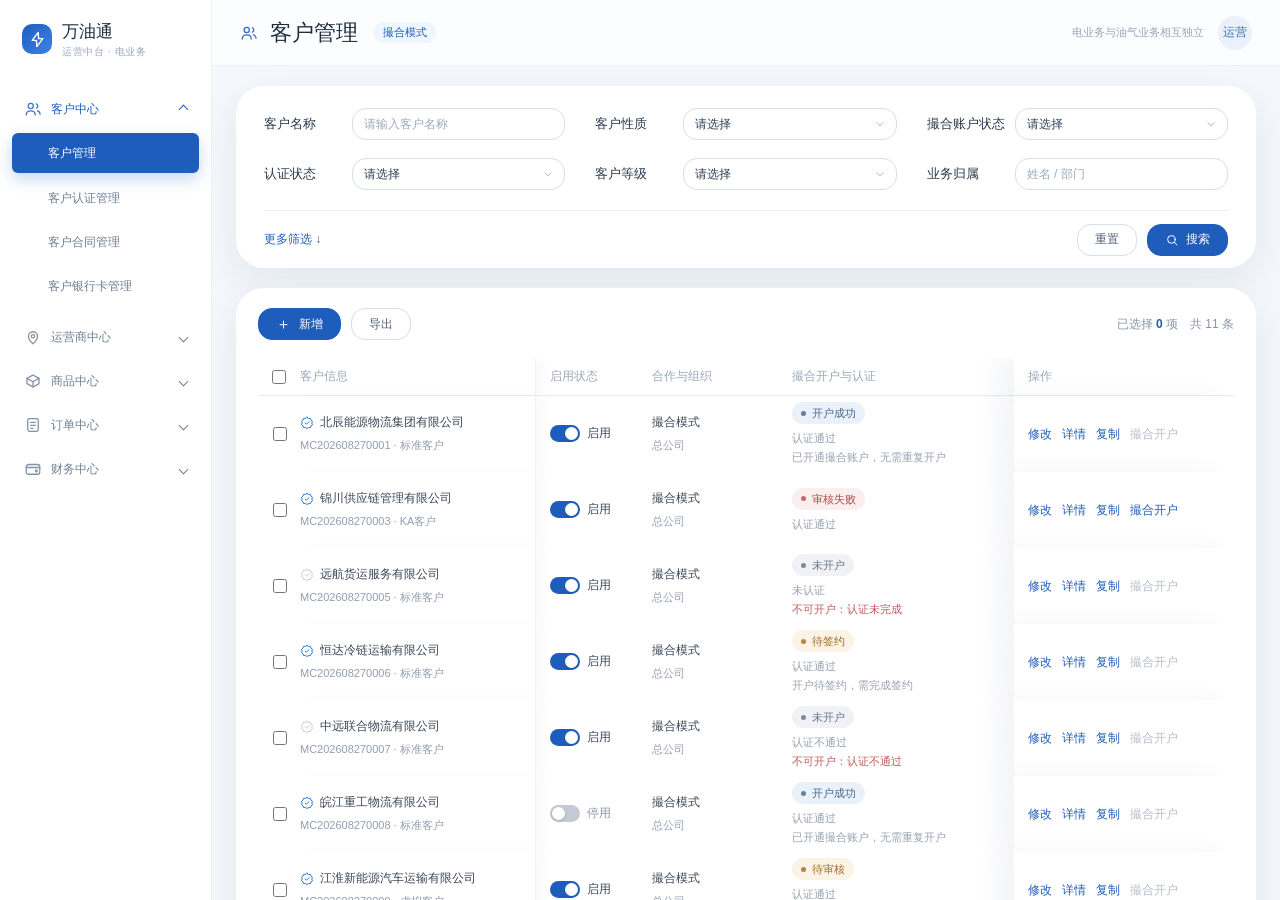
<file: charging.html>
<!doctype html>
<html lang="zh-CN">
<head>
<meta charset="UTF-8" />
<meta name="viewport" content="width=device-width,initial-scale=1.0" />
<meta name="application-name" content="客户管理高保真原型" />
<title>客户管理 · 万油通运营中台高保真原型</title>
<style>
:root{
  font-family:-apple-system,BlinkMacSystemFont,Segoe UI,PingFang SC,Microsoft YaHei,Arial,sans-serif;
  color:#1f2d3d;background:#f4f7fb;font-synthesis:none;
  --primary:#1f5dbc;--primary-hover:#174ea8;--primary-soft:#eef6ff;--primary-muted:#4c79bd;
  --primary-subtle:#edf3fb;--primary-border:#c8dcf4;
  --control-height:34px;--control-radius:14px;--section-radius:20px;--panel-radius:28px;
  --control-border:#d6deea;--line:#e5ebf3;--muted:#728198;--label:#2c394c;
  --surface:#fff;--workspace:#f4f7fb;--shadow:0 14px 40px rgba(30,58,104,.08);
}
*{box-sizing:border-box}
html,body{margin:0;width:100%;min-width:1280px;min-height:100%}
body{min-height:100vh;overflow:hidden;font-size:13px;-webkit-font-smoothing:antialiased}
button,input,select,textarea{font:inherit}
button{color:inherit}
.hidden{display:none !important}
.icon{width:16px;height:16px;display:inline-block;vertical-align:-3px;fill:none;stroke:currentColor;stroke-width:1.7;stroke-linecap:round;stroke-linejoin:round}

/* ---------- shell ---------- */
.app-shell{min-height:100vh;background:var(--workspace)}
.side-nav{position:fixed;z-index:30;inset:0 auto 0 0;width:212px;background:#fff;border-right:1px solid #edf1f6;overflow:hidden}
.side-logo{height:78px;display:flex;align-items:center;padding:0 22px}
.side-logo .logo-badge{width:30px;height:30px;margin-right:10px;display:grid;place-items:center;border-radius:10px;background:linear-gradient(135deg,#1f5dbc,#3d84e8);color:#fff}
.side-logo .logo-badge .icon{width:17px;height:17px;stroke-width:2}
.side-logo b{color:#1f2d3d;font-size:17px;font-weight:700;white-space:nowrap}
.side-logo b em{display:block;font-style:normal;font-size:10px;font-weight:500;color:#9aa6b8;letter-spacing:.06em;margin-top:2px}
.full-menu{height:calc(100vh - 78px);padding:12px 12px 28px;overflow-y:auto;scrollbar-width:thin}
.menu-group{width:100%}
.full-menu button{width:100%;border:0;background:transparent;cursor:pointer;text-align:left}
.menu-parent{height:38px;margin-top:6px;padding:0 12px;display:flex;align-items:center;gap:9px;color:#6f7f95;border-radius:6px;font-size:12px;font-weight:600}
.menu-group:first-child .menu-parent{margin-top:0}
.menu-parent:hover,.menu-parent.is-open{color:var(--primary);font-weight:700}
.menu-parent .icon{width:18px;height:18px;opacity:.85}
.menu-chevron{width:7px;height:7px;margin-left:auto;border-right:1.5px solid currentColor;border-bottom:1.5px solid currentColor;transform:rotate(45deg);transition:transform .18s}
.menu-parent.is-open .menu-chevron{transform:rotate(225deg)}
.menu-children{padding:2px 0 4px}
.menu-children button{height:38px;margin:3px 0;padding:0 10px 0 36px;color:#6f7f95;border-radius:6px;font-size:12px}
.menu-children button:hover{background:#f5f8fc;color:#3d4c60}
.menu-children button.active{height:40px;color:#fff;background:var(--primary);font-weight:700;box-shadow:0 6px 16px rgba(31,93,188,.24)}
.menu-children button .soon{margin-left:6px;font-size:10px;color:#b0bac8;font-weight:500}
.menu-children button.active .soon{color:#cfe0f8}
.main-shell{margin-left:212px;min-height:100vh}
.top-header{height:66px;padding:0 28px;display:flex;align-items:center;justify-content:space-between;background:#ffffffb8;border-bottom:1px solid #eef2f8}
.page-title{display:flex;gap:12px;align-items:center}
.page-title .entry-mark{width:18px;height:18px;color:var(--primary);opacity:.9}
.page-title b{font-size:22px;font-weight:800;color:#1f2d3d}
.page-title small{margin-left:4px;padding:3px 9px;border-radius:9px;background:var(--primary-soft);color:var(--primary);font-size:11px;font-weight:600}
.header-actions{display:flex;align-items:center;gap:14px}
.header-actions .hint{color:#9aa6b8;font-size:11px}
.profile{width:34px;height:34px;border-radius:50%;background:#eaf1fb;color:#3f6fb0;display:grid;place-items:center;font-size:12px;font-weight:700}
.content{height:calc(100vh - 66px);padding:20px 24px;overflow:auto}

/* ---------- filter ---------- */
.filter-card{padding:22px 28px 0;margin-bottom:20px;border-radius:var(--panel-radius);background:#fff;box-shadow:var(--shadow)}
.filter-grid{display:grid;grid-template-columns:repeat(3,minmax(0,1fr));gap:18px 30px;align-items:center;width:100%}
.filter-item{display:grid;grid-template-columns:76px minmax(0,1fr);align-items:center;gap:12px;min-width:0}
.filter-item>span{color:#2c394c;font-size:13px;white-space:nowrap}
.filter-footer{min-height:58px;margin-top:20px;display:flex;align-items:center;justify-content:space-between;border-top:1px solid #edf1f6}
.filter-actions{display:flex;justify-content:flex-end;align-items:center;gap:10px}
.more-filter{height:30px;color:var(--primary);background:transparent;border:0;font-size:12px;cursor:pointer;padding:0}
.filter-extra{margin-top:18px}
.filter-card.compact{padding-bottom:22px}
.filter-inline{display:flex;align-items:flex-end;gap:24px}
.filter-inline .filter-grid{flex:1}
.filter-inline .filter-actions{flex:0 0 auto;padding-bottom:1px}

/* ---------- controls ---------- */
input,select,textarea{width:100%;height:32px;color:#314052;background:#fff;border:1px solid var(--control-border);border-radius:var(--control-radius);outline:none;font-size:12px;transition:border-color .15s,box-shadow .15s,background-color .15s}
input{padding:0 11px}
input::placeholder,textarea::placeholder{color:#9daabd}
input:hover:not(:disabled),select:hover:not(:disabled){border-color:#aebfd6}
input:focus,select:focus,textarea:focus{border-color:#7da7df;box-shadow:0 0 0 2px #1f5dbc17}
input:disabled,select:disabled,textarea:disabled{color:#8995a7;background:#f5f7fa;cursor:not-allowed}
textarea{height:auto;min-height:82px;padding:10px 12px;border-radius:14px;font-size:12px;line-height:20px;resize:vertical}
.select-wrap{position:relative;width:100%}
.select-wrap select{appearance:none;-webkit-appearance:none;padding:0 32px 0 11px;cursor:pointer}
.select-chevron{position:absolute;top:50%;right:11px;width:12px;height:12px;transform:translateY(-50%);pointer-events:none;color:#95a2b5}
.date-range{position:relative;width:100%}
.date-range input{padding-left:32px}
.date-range .icon{position:absolute;left:11px;top:50%;width:13px;height:13px;transform:translateY(-50%);color:#95a2b5;pointer-events:none}
.btn{height:32px;padding:0 17px;display:inline-flex;align-items:center;justify-content:center;gap:7px;color:#516176;background:#fff;border:1px solid var(--control-border);border-radius:var(--control-radius);font-size:12px;white-space:nowrap;cursor:pointer;transition:all .15s ease}
.btn:hover{color:var(--primary);border-color:#8aa5d8}
.btn.primary{color:#fff;background:var(--primary);border-color:var(--primary)}
.btn.primary:hover{background:var(--primary-hover);color:#fff}
.btn.primary-soft{color:var(--primary);background:var(--primary-soft);border-color:#a9c8f5}
.btn.primary-soft:hover{background:#e3efff}
.btn.small{min-width:86px;padding:0 13px}
.btn:disabled{color:#abb4c1 !important;background:#f3f5f8 !important;border-color:#e3e7ed !important;cursor:not-allowed !important}
.btn b{font-size:15px;font-weight:400;margin-right:1px}

/* ---------- panel + table ---------- */
.panel-card{padding:20px 22px;min-height:520px;border-radius:var(--panel-radius);background:#fff;box-shadow:var(--shadow)}
.panel-toolbar{display:flex;align-items:center;justify-content:space-between;margin-bottom:18px;gap:18px}
.panel-toolbar>div{display:flex;gap:10px}
.panel-toolbar>span{color:#8a94a5;font-size:12px}
.panel-toolbar>span b{color:var(--primary);font-weight:600}
.table-scroll{width:100%;overflow-x:auto;scrollbar-width:thin;scrollbar-color:#c8d2df transparent}
.table-scroll::-webkit-scrollbar{height:8px}
.table-scroll::-webkit-scrollbar-thumb{background:#c8d2df;border:2px solid #fff;border-radius:8px}
.customer-table{width:100%;min-width:1296px;border-collapse:separate;border-spacing:0;table-layout:fixed;font-size:12px}
.customer-table th{height:38px;padding:0 12px 0 0;color:#9ca8b8;background:#fff;border-bottom:1px solid #e5ebf3;font-weight:500;text-align:left;white-space:nowrap}
.customer-table td{height:76px;padding:0 12px 0 0;color:#2e3a4d;border-bottom:1px solid transparent;vertical-align:middle;overflow:hidden}
.customer-table tbody tr:last-child td{border-bottom:0}
.customer-table tbody tr:hover td{background:#fbfdff}
.customer-table td small{display:block;margin-top:7px;color:#929eb0;font-size:11px;line-height:15px;overflow:hidden;text-overflow:ellipsis;white-space:nowrap}
.customer-table td b{color:#3a4658;font-size:12px;font-weight:500}
.check-cell{position:sticky;left:0;z-index:3;width:42px !important;padding:0 10px !important;text-align:center;background:#fff}
.customer-col{position:sticky;left:42px;z-index:2;width:236px !important;padding-right:18px !important;background:#fff;border-right:1px solid #edf1f5;box-shadow:7px 0 12px #2a3d5a06}
.customer-table td.customer-col + td{padding-left:14px !important}
.operation-col{position:sticky;right:0;z-index:4;width:220px !important;padding-left:14px !important;background:#fff;box-shadow:-18px 0 22px #2a3d5a0d}
.customer-table thead .check-cell,.customer-table thead .operation-col{background:#fff}
.customer-table thead .customer-col{background:#fff}
.customer-table tbody tr:hover .check-cell,.customer-table tbody tr:hover .customer-col,.customer-table tbody tr:hover .operation-col{background:#fbfdff}
.customer-table input[type=checkbox]{width:14px;height:14px;padding:0;accent-color:var(--primary);border-radius:4px;cursor:pointer}
.enable-col{width:96px;padding-left:14px !important}
.cooperation-col{width:160px;padding-left:20px !important}
.account-col{width:222px}
.account-col small{line-height:16px}
.block-reason{display:block;margin-top:4px;color:#c0575a;font-size:11px;line-height:15px;font-style:normal}
.block-reason.muted{color:#98a2b1}
.elec-col{width:132px}
.owner-col{width:164px}
.create-col{width:142px}
.customer-name{display:flex;align-items:center;gap:6px;min-width:0}
.customer-name .verified{color:#2f7ac9;flex:0 0 auto}
.customer-name .unverified{color:#c2ccda;flex:0 0 auto}
.customer-name b{overflow:hidden;text-overflow:ellipsis;white-space:nowrap}
.cooperation-mode{color:#3a4658;font-weight:600}
.row-actions{display:flex;flex-wrap:wrap;gap:4px 10px;line-height:24px}
.row-actions button{height:24px;padding:0;color:var(--primary);font-size:12px;border:0;background:transparent;cursor:pointer;white-space:nowrap}
.row-actions button:hover{text-decoration:underline}
.row-actions button.disabled{color:#b6bdc9;cursor:not-allowed;text-decoration:none}

/* ---------- tag / switch ---------- */
.tag{width:fit-content;display:inline-flex;align-items:center;min-height:22px;padding:0 9px;border-radius:12px;font-size:11px;font-weight:500;line-height:22px;white-space:nowrap;border:0;background:#f1f4f8;color:#56657a}
.tag+.tag{margin-left:5px}
.tag-green{color:#4d8a3f;background:#e9f6e4}
.tag-blue{color:#45688f;background:#eaf1f8}
.tag-purple{color:#67558d;background:#f0ecf8}
.tag-orange{color:#a56b25;background:#fbf3e6}
.tag-red{color:#ae4e50;background:#faeeee}
.tag-gray{color:#697386;background:#f0f2f5}
.tag-cyan{color:#38787a;background:#eaf5f5}
.tag-solid.tag-blue{color:#fff;background:#4c79bd}
.tag-solid.tag-purple{color:#fff;background:#7b68a6}
.tag-dot:before{content:"";width:5px;height:5px;margin-right:6px;background:currentColor;border-radius:50%;opacity:.82}
.customer-status-switch{display:inline-flex;align-items:center;gap:7px;border:0;background:transparent;cursor:pointer;padding:0}
.customer-status-track{width:30px;height:17px;border-radius:10px;background:#c3cad4;display:inline-flex;align-items:center;padding:2px;transition:background .2s}
.customer-status-track i{width:13px;height:13px;border-radius:50%;background:#fff;box-shadow:0 1px 3px rgba(20,40,70,.2);transition:transform .2s}
.customer-status-switch.is-enabled .customer-status-track{background:var(--primary)}
.customer-status-switch.is-enabled .customer-status-track i{transform:translateX(13px)}
.customer-status-label{font-size:12px;color:#8a94a5}
.customer-status-switch.is-enabled .customer-status-label{color:#3a4658}

/* ---------- pagination ---------- */
.pagination{height:54px;display:flex;align-items:center;justify-content:flex-end;gap:8px;color:#697284;font-size:12px}
.pagination button{min-width:29px;height:29px;padding:0 8px;border:1px solid #e0e4eb;border-radius:10px;background:#fff;cursor:pointer;color:#5d6879}
.pagination button:hover:not(:disabled):not(.active){color:var(--primary);border-color:#a9c8f5}
.pagination button.active{color:#fff;background:var(--primary);border-color:var(--primary)}
.pagination button:disabled{color:#bcc4d0;cursor:not-allowed}
.pagination input{width:46px;height:29px;text-align:center;padding:0}
.pagination .select-wrap{width:80px}
.pagination select{height:29px;font-size:12px}
.pagination .page-nums{display:flex;gap:6px}

/* ---------- drawer ---------- */
.overlay{position:fixed;z-index:100;inset:0;background:#0000005c;display:flex}
.drawer{position:absolute;top:0;bottom:0;display:flex;flex-direction:column;background:#fff;min-width:900px;box-shadow:0 0 60px rgba(10,25,50,.22);animation:drawerIn .2s ease-out}
.drawer-left{left:0;width:60%}
.drawer-right{right:0;width:72%}
@keyframes drawerIn{0%{transform:translate(18px);opacity:.7}to{transform:translate(0);opacity:1}}
.drawer-left{animation-name:drawerInLeft}
@keyframes drawerInLeft{0%{transform:translate(-18px);opacity:.7}to{transform:translate(0);opacity:1}}
.drawer>header{flex:0 0 60px;padding:0 16px 0 22px;display:flex;align-items:center;justify-content:space-between;background:#fff;border-bottom:1px solid #eef2f8}
.drawer>header .head-left{display:flex;align-items:center;gap:10px}
.drawer>header .head-left .icon{width:18px;height:18px;color:var(--primary)}
.drawer>header b{color:#2b3546;font-size:17px;font-weight:600}
.drawer>header small{color:#9aa6b8;font-size:11px;margin-left:8px}
.close{width:38px;height:38px;color:#7a86a1;background:#fff;border:1px solid #ebebeb;border-radius:50%;font-size:22px;font-weight:300;line-height:34px;cursor:pointer;padding:0}
.close:hover{color:var(--primary);border-color:#c8dcf4}
.drawer-body{flex:1;min-height:0;margin:0 10px;overflow:hidden;background:#fbfbfb;border-radius:14px 14px 0 0}
.drawer-body:has(.drawer-selectors){margin:0;border-radius:0;background:#f6f8fb}
.drawer>footer{flex:0 0 60px;padding:0 26px;display:flex;align-items:center;justify-content:flex-end;gap:10px;background:#fff;border-top:1px solid #f0f2f5}
.drawer>footer .foot-tip{margin-right:auto;color:#929cad;font-size:11px;max-width:60%;line-height:16px}

/* ---------- detail ---------- */
.drawer-layout{height:100%;display:grid;grid-template-columns:153px minmax(0,1fr);padding:20px 22px 22px 0;gap:12px;background:#f6f8fb}
.drawer-tabs{padding:14px 0}
.drawer-tabs button{width:100%;height:40px;margin:8px 0;padding:0 18px;display:flex;align-items:center;gap:9px;color:#4a5568;border:0;background:transparent;border-radius:12px;font-size:13px;text-align:left;cursor:pointer}
.drawer-tabs button:hover{background:#eef2f8}
.drawer-tabs button.active{color:var(--primary);font-weight:700;background:#fff;box-shadow:0 6px 16px rgba(30,58,104,.07)}
.drawer-tabs .icon{width:16px;height:16px;opacity:.9}
.detail-scroll{overflow:auto;padding-right:6px;min-height:0}
.detail-card{background:#fff;border-radius:22px;padding:0 28px 30px;box-shadow:0 5px 16px rgba(36,57,91,.05)}
.detail-hero{padding:24px 0 18px;border-bottom:1px solid #edf0f4}
.detail-hero h2{margin:0;color:#2b3546;font-size:19px;font-weight:600}
.detail-hero p{margin:7px 0 0;color:#8a94a5;font-size:11px}
.detail-hero .hero-tags{margin-top:13px;display:flex;gap:0}
.info-section{margin-top:26px}
.info-section h3{margin:0;padding:0 0 13px;color:#343c4e;border-bottom:1px solid #edf0f4;font-size:14px;font-weight:600}
.info-section h3 small{float:right;color:#9aa6b8;font-size:11px;font-weight:400}
.info-grid{display:grid;grid-template-columns:repeat(3,minmax(0,1fr));gap:0 30px;padding-top:10px}
.info-grid>div{min-height:66px;padding:13px 0 10px}
.info-grid span{display:block;margin-bottom:8px;color:#8a94a5;font-size:11px;line-height:16px}
.info-grid b{display:block;color:#303a4c;font-size:12px;font-weight:500;line-height:19px;overflow-wrap:anywhere}
.info-grid b.mono{font-family:ui-monospace,SFMono-Regular,Menlo,Consolas,monospace;font-size:11.5px}
.mini-table{width:100%;border-collapse:separate;border-spacing:0;font-size:12px;margin-top:8px}
.mini-table th{height:36px;padding:0 10px 0 0;color:#9ca8b8;font-weight:500;text-align:left;border-bottom:1px solid #e5ebf3}
.mini-table td{height:46px;padding:0 10px 0 0;border-bottom:1px solid #f1f4f9;color:#3a4658}
.mini-table tr:last-child td{border-bottom:0}
.timeline{margin-top:6px}
.timeline article{position:relative;display:grid;grid-template-columns:14px minmax(0,1fr);gap:14px;padding:14px 0}
.timeline article:before{content:"";position:absolute;left:4px;top:32px;bottom:-2px;width:1px;background:#e8edf4}
.timeline article:last-child:before{display:none}
.timeline i{width:9px;height:9px;margin-top:6px;border-radius:50%;background:#c8dcf4;border:2px solid #fff;box-shadow:0 0 0 1.5px #c8dcf4}
.timeline article.first i{background:var(--primary);box-shadow:0 0 0 1.5px var(--primary)}
.timeline b{color:#2e3a4d;font-size:13px;font-weight:600}
.timeline span{margin-left:10px;color:#9aa6b8;font-size:11px}
.timeline p{margin:6px 0 0;color:#7d8899;font-size:12px;line-height:18px}
.empty-panel{min-height:380px;display:flex;flex-direction:column;align-items:center;justify-content:center;gap:13px;color:#8f98a8}
.empty-panel .icon{width:46px;height:46px;opacity:.36}
.empty-panel b{color:#5d6a7d;font-size:15px;font-weight:600}
.empty-panel span{font-size:12px;color:#9aa6b8}

/* account card in detail */
.account-list-heading{display:flex;align-items:flex-start;justify-content:space-between;gap:16px;margin-bottom:16px}
.account-list-heading b{color:#2e3a4d;font-size:14px;font-weight:600}
.account-list-heading small{display:block;margin-top:6px;color:#98a2b1;font-size:11px}
.matching-account-row{border:1px solid #e7ecf4;border-radius:20px;padding:18px 20px;margin-bottom:14px;background:#fff}
.matching-account-row.state-AUDIT_FAILED,.matching-account-row.state-SIGN_FAILED{border-color:#f3dcda;background:#fffdfd}
.acc-head{display:flex;align-items:flex-start;justify-content:space-between;gap:16px}
.acc-head em{display:inline-grid;place-items:center;width:38px;height:38px;margin-right:12px;border-radius:12px;background:var(--primary-soft);color:var(--primary);font-style:normal;font-size:14px;font-weight:700;float:left}
.acc-head-main{display:flex;align-items:center;gap:0;min-width:0}
.acc-head-txt{min-width:0}
.acc-head-txt small{overflow:hidden;text-overflow:ellipsis;white-space:nowrap}
.acc-head b{color:#2b3546;font-size:14px;font-weight:600}
.acc-head small{display:block;margin-top:6px;color:#98a2b1;font-size:11px}
.acc-reason{margin-top:14px;padding:12px 14px;border-radius:14px;background:#fdf3f2;border:1px solid #f6dfdc}
.acc-reason b{color:#a8504c;font-size:12px;font-weight:600}
.acc-reason p{margin:6px 0 0;color:#8d6360;font-size:12px;line-height:18px}
.acc-reason button{margin-top:10px}
.acc-meta{display:grid;grid-template-columns:repeat(4,minmax(0,1fr));gap:0 20px;margin-top:16px;padding-top:14px;border-top:1px dashed #e9eef5}
.acc-meta span{display:block;color:#98a2b1;font-size:11px;margin-bottom:7px}
.acc-meta b{display:block;color:#3a4658;font-size:12px;font-weight:500}
.acc-balance{display:grid;grid-template-columns:repeat(2,minmax(0,1fr));gap:14px;margin-top:16px}
.acc-balance article{padding:16px 18px;border-radius:16px;background:#f7faff;border:1px solid #e6eef9}
.acc-balance article span{color:#8a94a5;font-size:11px}
.acc-balance article strong{display:block;margin-top:8px;color:#1f2d3d;font-size:22px;font-weight:700;letter-spacing:-.2px}
.acc-balance article small{display:block;margin-top:7px;color:#9aa6b8;font-size:10px}
.acc-progress{margin-top:16px;padding:14px 16px;border-radius:14px;background:#f7f8fa;color:#6f7c8f;font-size:12px;line-height:20px}
.acc-fee{margin-top:16px;border:1px solid #e9eef5;border-radius:16px;padding:0 16px 14px}
.acc-fee header{height:46px;display:flex;align-items:center;justify-content:space-between;border-bottom:1px solid #f0f3f8}
.acc-fee header b{font-size:13px;color:#2e3a4d;font-weight:600}
.acc-fee header small{color:#9aa6b8;font-size:11px;margin-left:8px}
.acc-fee .fee-grid{display:grid;grid-template-columns:repeat(4,minmax(0,1fr));gap:0 16px;padding-top:12px}
.acc-fee .fee-grid span{display:block;color:#98a2b1;font-size:11px;margin-bottom:6px}
.acc-fee .fee-grid b{display:block;color:#3a4658;font-size:12px;font-weight:500}
.acc-fee footer{display:flex;align-items:center;justify-content:space-between;gap:12px;margin-top:14px;padding-top:12px;border-top:1px dashed #eef2f7}
.acc-fee footer small{color:#9aa6b8;font-size:11px;line-height:17px}
.contract-signing{margin-top:14px;border:1px solid #f2e4c8;background:#fffdf7;border-radius:16px;padding:16px}
.contract-signing header{display:flex;align-items:center;justify-content:space-between;gap:12px}
.contract-signing header b{color:#8a6420;font-size:13px}
.contract-signing header small{display:block;margin-top:5px;color:#a08a63;font-size:11px;line-height:17px}
.contract-signing .link-row{margin-top:12px;display:flex;align-items:center;gap:10px;padding:10px 12px;background:#fff;border:1px solid #f0e6d4;border-radius:12px}
.contract-signing .link-row span{color:#9aa6b8;font-size:11px;white-space:nowrap}
.contract-signing .link-row a{color:var(--primary);font-size:11.5px;text-decoration:none;overflow:hidden;text-overflow:ellipsis;white-space:nowrap}
.contract-signing .link-row a:hover{text-decoration:underline}

/* ---------- form drawer ---------- */
.drawer-selectors{min-height:53px;padding:0 22px;display:flex;align-items:center;gap:26px;background:#fff;border-bottom:1px solid #eef0f4}
.drawer-selectors .selector-title{color:#2f3d51;font-size:13px;font-weight:650}
.drawer-selectors label{display:flex;align-items:center;gap:7px;color:#596274;font-size:12px;cursor:pointer}
.drawer-selectors input[type=checkbox]{width:14px;height:14px;padding:0;accent-color:var(--primary);cursor:pointer}
.drawer-selectors>small{margin-left:auto;color:#98a2b1;font-size:11px}
.form-scroll{height:100%;min-height:0;overflow:auto;padding:18px 22px 26px}
.form-card{padding:26px 30px 34px;display:grid;grid-template-columns:repeat(2,minmax(0,1fr));align-content:start;gap:20px 30px;background:#fff;border:1px solid #e8edf4;border-radius:var(--panel-radius);box-shadow:0 8px 24px #2639540b}
.form-item{display:grid;grid-template-columns:92px minmax(0,1fr);align-items:start;column-gap:16px;min-width:0}
.form-item.wide{grid-column:1/-1}
.form-label{padding-top:9px;color:#525b6d;font-size:13px;text-align:left}
.form-label i{margin:0 0 0 3px;color:#e24e4e;font-style:normal}
.form-control{width:100%;min-width:0}
.form-control input,.form-control select{height:var(--control-height)}
.field-help{display:block;margin-top:7px;color:#989faf;font-size:11px;line-height:17px}
.form-section-title{grid-column:1/-1;min-height:44px;padding-bottom:12px;display:flex;align-items:flex-start;justify-content:space-between;border-bottom:1px solid #edf1f6;margin-top:6px}
.form-section-title b{color:#2e3a4d;font-size:15px;font-weight:650}
.form-section-title span{color:#98a2b1;font-size:11px;margin-top:2px}
.segmented{min-height:34px;display:inline-flex;overflow:hidden;border:1px solid var(--control-border);border-radius:14px;width:100%}
.segmented button{flex:1;min-width:0;height:32px;padding:0 10px;color:#626a7b;background:#fff;border:0;border-right:1px solid #e0e4ea;font-size:12px;cursor:pointer}
.segmented button:last-child{border-right:0}
.segmented button.active{color:#fff;background:var(--primary)}
.segmented button:disabled{cursor:not-allowed;color:#96a2b3;background:#f1f4f8;border-color:#e8edf3}
.segmented button:disabled.active{color:#fff;background:#a7b4c7}
.status-choice{min-height:34px;padding:3px;display:inline-flex;gap:3px;background:#f2f5f8;border:1px solid var(--control-border);border-radius:14px}
.status-choice button{min-width:62px;height:26px;border:0;background:transparent;border-radius:10px;color:#737e8f;font-size:12px;cursor:pointer}
.status-choice button.active{color:#fff;box-shadow:0 2px 7px #2a426221;background:var(--primary)}
.status-choice button.active.off{background:#788496}
.readonly-form-value{min-height:34px;padding:8px 12px;color:#4b586b;background:#f6f8fb;border:1px solid #e3e8ef;border-radius:14px;font-size:12px}
.form-card.is-readonly input,.form-card.is-readonly textarea{color:#4b586b;background:#f6f8fb;border-color:#e3e8ef;cursor:default}
.form-card.is-readonly .select-wrap select{color:#4b586b;background:#f6f8fb;border-color:#e3e8ef;cursor:default}
.form-card.is-readonly .select-chevron{opacity:.35}
.form-card.is-readonly .attachment-uploader{background:#f6f8fb;border-color:#e3e8ef;cursor:default}
.form-card.is-readonly .attachment-uploader em{color:#98a3b4}
.form-card.is-readonly .segmented{background:#f6f8fb;border-color:#e3e8ef}
.form-card.is-readonly .segmented button{color:#98a3b4;background:transparent}
.form-card.is-readonly .segmented button.active{color:#fff;background:#a7b4c7}
.cooperation-mode-decision{grid-column:1/-1;border:1px solid #c8dcf4;border-radius:20px;padding:18px 20px;background:linear-gradient(135deg,#f7fbff,#eef6ff)}
.mode-decision-kicker{color:#6f8cb5;font-size:10px;letter-spacing:.08em;font-weight:600}
.cooperation-mode-decision h3{margin:7px 0 0;color:#22354f;font-size:15px;font-weight:700}
.cooperation-mode-decision h3 i{color:#e24e4e;font-style:normal;margin-left:3px}
.cooperation-mode-decision p{margin:6px 0 0;color:#7d8fa7;font-size:11.5px;line-height:18px}
.mode-decision-note{margin-top:12px;color:#8a94a5;font-size:11px;line-height:17px}
.attachment-uploader{min-height:74px;padding:12px 14px;display:flex;align-items:center;gap:12px;background:#fafcff;border:1px dashed #c8d5e7;border-radius:18px;cursor:pointer}
.attachment-uploader:hover{background:#f5f9ff;border-color:#8fadd8}
.attachment-uploader .up-icon{width:32px;height:32px;border-radius:10px;background:#eef4fc;color:#4c79bd;display:grid;place-items:center;flex:0 0 auto}
.attachment-uploader b{color:#4a5a70;font-size:12px;font-weight:500}
.attachment-uploader small{display:block;margin-top:4px;color:#9aa6b8;font-size:11px}
.attachment-uploader em{margin-left:auto;color:var(--primary);font-size:11px;font-style:normal;white-space:nowrap}
.attachment-uploader.has-file{background:#f3f7fd;border-style:solid;border-color:#bdd0eb}
.attachment-field{grid-column:1/-1}
.bank-security-note{grid-column:1/-1;padding:11px 14px;border-radius:14px;background:#f7f9fc;color:#8a94a5;font-size:11px;line-height:17px}
.form-notice{grid-column:1/-1;min-height:56px;padding:13px 16px;display:flex;align-items:center;gap:12px;color:#72562b;background:#fff9ee;border:1px solid #f1dfba;border-radius:18px}
.form-notice b{font-size:12.5px;white-space:nowrap}
.form-notice small{color:#9c8054;font-size:11px;line-height:17px}

/* ---------- account drawer ---------- */
.open-step-strip{display:grid;grid-template-columns:repeat(2,minmax(0,1fr));gap:14px;margin-bottom:16px}
.open-step{display:flex;gap:12px;align-items:flex-start;padding:14px 16px;border:1px solid #e6ebf2;border-radius:16px;background:#fff}
.open-step em{width:24px;height:24px;flex:0 0 auto;display:grid;place-items:center;border-radius:50%;background:#eef2f8;color:#7a8798;font-style:normal;font-size:12px;font-weight:600}
.open-step b{color:#3a4658;font-size:13px;font-weight:600}
.open-step small{display:block;margin-top:5px;color:#9aa6b8;font-size:11px}
.open-step.active{border-color:#c8dcf4;background:#f6faff}
.open-step.active em{background:var(--primary);color:#fff}
.open-step.done em{background:#e7f3ec;color:#2f7d52}
.open-alert{display:flex;gap:12px;padding:13px 16px;margin-bottom:16px;border-radius:16px;background:#fdf3f2;border:1px solid #f6dfdc}
.open-alert .icon{color:#c4553f;flex:0 0 auto;margin-top:2px}
.open-alert b{color:#a8504c;font-size:12.5px}
.open-alert p{margin:6px 0 0;color:#8d6360;font-size:11.5px;line-height:18px}
.open-customer-summary{display:grid;grid-template-columns:repeat(3,minmax(0,1fr));gap:0 24px;padding:18px 20px;background:#fff;border:1px solid #e9eef5;border-radius:18px;margin-bottom:16px}
.open-customer-summary span{display:block;color:#98a2b1;font-size:11px;margin-bottom:8px}
.open-customer-summary b{display:block;color:#303a4c;font-size:12.5px;font-weight:500;line-height:19px}
.open-customer-summary small{display:block;margin-top:6px;color:#9aa6b8;font-size:11px}
.open-columns{display:grid;grid-template-columns:minmax(0,1fr) minmax(0,1.1fr);gap:16px;align-items:start}
.open-section-card{background:#fff;border:1px solid #e9eef5;border-radius:20px;padding:0 18px 18px}
.open-section-card header{height:52px;display:flex;align-items:center;justify-content:space-between;gap:12px;border-bottom:1px solid #f0f3f8;margin-bottom:14px}
.open-section-card header .ttl{display:flex;align-items:center;gap:9px}
.open-section-card header .ttl .icon{color:var(--primary);width:16px;height:16px}
.open-section-card header b{color:#2e3a4d;font-size:13.5px;font-weight:600}
.open-section-card header span{color:#9aa6b8;font-size:11px}
.open-section-card .form-item{grid-template-columns:84px minmax(0,1fr);column-gap:12px;margin-bottom:14px}
.open-section-card .form-label{padding-top:8px;font-size:12px}
.open-section-card input,.open-section-card select{height:34px}
.readonly-field{padding:10px 12px;border-radius:14px;background:#f6f8fb;border:1px solid #e3e8ef}
.readonly-field b{color:#5a6678;font-size:12px;font-weight:500}
.readonly-field small{display:block;margin-top:5px;color:#9aa6b8;font-size:11px;line-height:16px}
.config-rule-line{margin-top:4px;padding:11px 13px;border-radius:14px;background:#f7f9fc;color:#8a94a5;font-size:11px;line-height:17px}
.check-summary{color:#7b8797;font-size:11px}
.material-check-list article{display:grid;grid-template-columns:20px minmax(0,1fr) auto;gap:10px;padding:11px 12px;border:1px solid #eaeff6;border-radius:14px;margin-bottom:9px;align-items:flex-start}
.material-check-list article .mark{width:20px;height:20px;border-radius:50%;display:grid;place-items:center;background:#e7f3ec;color:#2f7d52;font-size:11px;font-weight:700}
.material-check-list article .mark .icon{width:11px;height:11px;stroke-width:2.4}
.material-check-list article.missing{border-color:#f4dedb;background:#fffdfd}
.material-check-list article.missing .mark{background:#fbeceb;color:#c4553f}
.material-check-list article b{color:#3a4658;font-size:12px;font-weight:600}
.material-check-list article b em{margin-left:7px;padding:1px 6px;border-radius:7px;background:#f1f5fa;color:#8fa0b6;font-style:normal;font-size:10px;font-weight:500}
.material-check-list article small{display:block;margin-top:5px;color:#98a2b1;font-size:11px;line-height:16px}
.material-check-list article strong{color:#2f7d52;font-size:11px;font-weight:600;white-space:nowrap}
.material-check-list article.missing strong{color:#c4553f}
.material-check-result{margin-top:4px;padding:10px 12px;border-radius:12px;background:#f2f8f4;color:#3f7a5c;font-size:11px;line-height:17px}
.material-check-result.bad{background:#fdf3f2;color:#a8504c}
.supplement-note{color:#9aa6b8;font-size:11px;line-height:17px;margin-bottom:12px}
.uploader{display:flex;align-items:center;gap:12px;min-height:64px;padding:11px 13px;border:1px dashed #c8d5e7;border-radius:14px;background:#fafcff;cursor:pointer;margin-bottom:10px}
.uploader:hover{background:#f5f9ff;border-color:#8fadd8}
.uploader .up-icon{width:30px;height:30px;border-radius:9px;background:#eef4fc;color:#4c79bd;display:grid;place-items:center;flex:0 0 auto}
.uploader b{color:#4a5a70;font-size:12px;font-weight:500}
.uploader small{display:block;margin-top:4px;color:#9aa6b8;font-size:11px}
.uploader .up-action{margin-left:auto;color:var(--primary);font-size:11px;white-space:nowrap}
.uploader.has-file{background:#f3f7fd;border-style:solid;border-color:#bdd0eb}
.open-rule-note{padding:12px 14px;border-radius:14px;background:#f7f9fc;border:1px solid #eef2f7;color:#7d8899;font-size:11px;line-height:17px;margin-top:4px}
.open-rule-note b{color:#5f6c80;font-size:11.5px}
.open-confirm-layout{display:grid;grid-template-columns:repeat(2,minmax(0,1fr));gap:14px;align-items:start}
.open-confirm-layout .full{grid-column:1/-1}
.confirm-block{background:#fff;border:1px solid #e9eef5;border-radius:18px;padding:0 18px 16px}
.confirm-block header{height:46px;display:flex;align-items:center;justify-content:space-between;border-bottom:1px solid #f0f3f8;margin-bottom:12px}
.confirm-block header b{color:#2e3a4d;font-size:13px;font-weight:600}
.confirm-block header span{color:#9aa6b8;font-size:11px}
.confirm-block dl{margin:0;display:grid;grid-template-columns:repeat(2,minmax(0,1fr));gap:12px 18px}
.confirm-block dl>div{min-width:0}
.confirm-block dt{color:#98a2b1;font-size:11px;margin-bottom:6px}
.confirm-block dd{margin:0;color:#3a4658;font-size:12px;line-height:18px;word-break:break-all}
.confirm-warning{grid-column:1/-1;padding:13px 16px;border-radius:16px;background:#fff9ee;border:1px solid #f1dfba}
.confirm-warning b{color:#8a6420;font-size:12px}
.confirm-warning small{display:block;margin-top:6px;color:#a08a63;font-size:11px;line-height:17px}
.chip-list{display:flex;flex-direction:column;gap:8px}
.chip{display:flex;align-items:center;gap:10px;padding:9px 11px;border-radius:12px;background:#f7f9fc}
.chip b{color:#465468;font-size:11.5px;font-weight:600;white-space:nowrap}
.chip small{color:#9aa6b8;font-size:11px;overflow:hidden;text-overflow:ellipsis;white-space:nowrap}
.open-success{height:100%;display:flex;flex-direction:column;align-items:center;justify-content:center;gap:0;padding:40px}
.open-success .ok-mark{width:64px;height:64px;border-radius:50%;background:#e9f5ee;color:#2f7d52;display:grid;place-items:center}
.open-success .ok-mark .icon{width:30px;height:30px;stroke-width:2.2}
.open-success h2{margin:20px 0 0;color:#2b3546;font-size:19px;font-weight:600}
.open-success p{margin:10px 0 0;max-width:560px;text-align:center;color:#8a94a5;font-size:12px;line-height:20px}
.open-success .kv{margin-top:22px;width:min(520px,100%);padding:16px 20px;border-radius:18px;background:#fff;border:1px solid #e9eef5}
.open-success .kv div{display:grid;grid-template-columns:96px minmax(0,1fr);gap:12px;line-height:30px}
.open-success .kv dt{color:#98a2b1;font-size:12px}
.open-success .kv dd{margin:0;color:#3a4658;font-size:12px}

/* ---------- modal ---------- */
.modal-overlay{position:fixed;z-index:200;inset:0;background:#0000005c;display:grid;place-items:center}
.modal{width:610px;max-height:calc(100vh - 86px);display:flex;flex-direction:column;overflow:hidden;background:#fff;border-radius:var(--panel-radius);box-shadow:0 14px 42px #101c313d;animation:modalIn .18s ease-out}
.modal.wide{width:880px}
@keyframes modalIn{0%{transform:translateY(-8px) scale(.99);opacity:.5}to{transform:none;opacity:1}}
.modal>header{flex:0 0 58px;padding:0 22px;display:flex;align-items:center;justify-content:space-between;border-bottom:1px solid #edf1f6}
.modal>header .mh{display:flex;align-items:center;gap:9px}
.modal>header .mh .icon{color:var(--primary);width:17px;height:17px}
.modal>header b{color:#2b3546;font-size:17px;font-weight:600}
.modal-body{padding:24px 30px 28px;overflow:auto}
.modal>footer{flex:0 0 62px;padding:0 24px;display:flex;align-items:center;justify-content:flex-end;gap:10px;border-top:1px solid #edf1f6}
.modal-footer-tip{margin-right:auto;color:#929cad;font-size:11px}
.action-confirm-heading{display:flex;gap:12px;align-items:flex-start}
.action-confirm-heading .ci{width:36px;height:36px;flex:0 0 auto;border-radius:50%;display:grid;place-items:center;background:var(--primary-soft);color:var(--primary)}
.action-confirm-heading .ci.danger{background:#fdf0ef;color:#c4553f}
.action-confirm-heading b{display:block;color:#2b3546;font-size:15px;font-weight:600;line-height:22px}
.action-confirm-heading small{display:block;margin-top:6px;color:#8a94a5;font-size:12px;line-height:18px}
.action-confirm-target{margin-top:18px;padding:14px 16px;border-radius:16px;background:#f7f9fc}
.action-confirm-target .trow{display:grid;grid-template-columns:72px minmax(0,1fr);gap:12px;line-height:26px}
.action-confirm-target .trow span{color:#98a1ae;font-size:12px}
.action-confirm-target .trow b{color:#465468;font-size:12px;font-weight:500}
.reason-field{margin-top:16px}
.reason-field label{display:flex;align-items:center;gap:4px;color:#525b6d;font-size:12px;margin-bottom:8px}
.reason-field label i{color:#e24e4e;font-style:normal}
.reason-field textarea{min-height:78px}
.reason-meta{display:flex;justify-content:space-between;gap:12px;margin-top:7px;color:#9aa6b8;font-size:11px}
.reason-meta .err{color:#c4553f}
.action-confirm-warning{display:flex;gap:10px;margin-top:16px;padding:11px 14px;border-radius:14px;background:#fff9ee;border:1px solid #f1dfba;color:#8a6a30;font-size:11px;line-height:17px}
.action-confirm-warning .icon{flex:0 0 auto;margin-top:1px;color:#c08a2a}
.btn.danger{color:#fff;background:#c4553f;border-color:#c4553f}
.btn.danger:hover{background:#a94733;color:#fff}

/* ---------- toast ---------- */
#toastWrap{position:fixed;z-index:400;left:50%;top:22px;transform:translateX(-50%);display:flex;flex-direction:column;gap:10px;align-items:center;pointer-events:none}
.toast{min-height:40px;padding:0 18px;display:flex;align-items:center;gap:9px;border-radius:14px;background:#22304a;color:#fff;font-size:12.5px;box-shadow:0 12px 30px rgba(18,32,55,.26);animation:toastIn .22s ease-out}
.toast .icon{width:15px;height:15px;color:#7fe0a8}
@keyframes toastIn{0%{transform:translateY(-10px);opacity:0}to{transform:none;opacity:1}}

/* ---------- 多页面 ---------- */
.page{display:block}
.page.hidden{display:none}
/* 新页面无勾选列，首列贴左固定 */
.page:not(#page-customer) .customer-col{left:0;box-shadow:none}
.page:not(#page-customer) .customer-table td,.page:not(#page-customer) .customer-table th{padding-left:0}
.page:not(#page-customer) .customer-table th:first-child,.page:not(#page-customer) .customer-table td:first-child{padding-left:4px}
.page:not(#page-customer) .operation-col{width:auto}

/* ---------- 运营商：多页签表单 / 证照 / 记录卡 ---------- */
.agent-pane.hidden{display:none}
.agent-scope{display:flex;align-items:center;justify-content:space-between;gap:18px;margin:0 0 12px;padding:12px 16px;background:#fff;border:1px solid #e9eef5;border-radius:16px}
.agent-scope b{display:block;color:#2f3a4c;font-size:13px;font-weight:600}
.agent-scope small{display:block;margin-top:4px;color:#9aa6b8;font-size:11px;line-height:16px}
.agent-scope-checks{display:flex;gap:16px;flex:0 0 auto}
.agent-scope-checks label{display:inline-flex;align-items:center;gap:6px;color:#4b586b;font-size:12px;cursor:pointer;white-space:nowrap}
.agent-form-wrap{height:100%;display:flex;flex-direction:column;padding:14px 16px 0;background:#f6f8fb}
.agent-form-layout{flex:1;min-height:0;display:grid;grid-template-columns:178px minmax(0,1fr);gap:12px;padding-bottom:14px}
.agent-form-aside{display:flex;flex-direction:column;gap:6px;padding-top:2px;overflow:auto}
.agent-form-aside button{display:flex;align-items:center;gap:9px;min-height:56px;padding:8px 12px;border:0;background:transparent;border-radius:12px;text-align:left;cursor:pointer;color:#4a5568}
.agent-form-aside button:hover{background:#eef2f8}
.agent-form-aside button.active{background:#fff;box-shadow:0 6px 16px rgba(30,58,104,.07);color:var(--primary)}
.agent-form-aside button .idx{width:24px;height:24px;border-radius:50%;display:grid;place-items:center;flex:0 0 auto;background:#e6ecf5;color:#68768c;font-size:11px;font-weight:600}
.agent-form-aside button.active .idx{background:var(--primary);color:#fff}
.agent-form-aside button b{display:block;color:inherit;font-size:12.5px;font-weight:600}
.agent-form-aside button small{display:block;margin-top:3px;color:#98a2b1;font-size:10.5px;line-height:15px}
.agent-form-main{min-width:0;overflow:auto}
.agent-fields{display:grid;grid-template-columns:repeat(2,minmax(0,1fr));gap:16px 24px;padding:20px 22px 26px;background:#fff;border:1px solid #e8edf4;border-radius:20px}
.agent-switches{grid-column:1/-1;display:grid;grid-template-columns:repeat(3,minmax(0,1fr));gap:12px}
.agent-switch-card{border:1px solid #e9eef5;border-radius:14px;padding:11px 13px;background:#fcfdff;display:flex;align-items:flex-start;justify-content:space-between;gap:10px}
.agent-switch-card b{display:block;color:#3a4658;font-size:12.5px;font-weight:600}
.agent-switch-card small{display:block;margin-top:4px;color:#9aa6b8;font-size:11px;line-height:16px}
.agent-switch{flex:0 0 auto;width:38px;height:22px;border-radius:11px;background:#dfe5ee;border:0;position:relative;cursor:pointer;transition:.18s}
.agent-switch i{position:absolute;top:2px;left:2px;width:18px;height:18px;border-radius:50%;background:#fff;box-shadow:0 1px 3px rgba(20,40,70,.2);transition:.18s}
.agent-switch.on{background:var(--primary)}
.agent-switch.on i{transform:translateX(16px)}
.agent-dependent{grid-column:1/-1;display:grid;grid-template-columns:repeat(2,minmax(0,1fr));gap:16px 24px}
.agent-dependent.hidden{display:none}
.agent-lic-grid{display:grid;grid-template-columns:repeat(3,minmax(0,1fr));gap:14px;margin-top:14px}
.agent-lic{border:1px solid #eaeff6;border-radius:14px;padding:12px 14px;background:#fcfdff}
.agent-lic>span{display:block;color:#8a94a5;font-size:11px;margin-bottom:8px}
.agent-lic div{display:flex;align-items:center;gap:8px;color:#3a4658;font-size:12px}
.agent-lic small{display:block;color:#a4aebd;font-size:11px;margin-top:5px}
.agent-lic.empty div{color:#a4aebd}
.agent-record{border:1px solid #eaeff6;border-radius:16px;padding:14px 16px;background:#fcfdff;margin-top:12px}
.agent-record-head{display:flex;align-items:flex-start;justify-content:space-between;gap:14px;padding-bottom:12px;border-bottom:1px dashed #edf1f7}
.agent-record-head b{color:#2f3a4c;font-size:13px;font-weight:600}
.agent-record-head span{display:block;margin-top:5px;color:#9aa6b8;font-size:11px}
.agent-record-grid{display:grid;grid-template-columns:repeat(4,minmax(0,1fr));gap:12px 18px;padding-top:12px}
.agent-record-grid>div span{display:block;color:#8a94a5;font-size:11px;margin-bottom:6px}
.agent-record-grid>div b{color:#303a4c;font-size:12px;font-weight:500;overflow-wrap:anywhere}
.agent-record-foot{margin-top:14px}
.agent-balance{display:grid;grid-template-columns:repeat(2,minmax(0,1fr));gap:14px;margin-top:14px}
.agent-balance>div{border:1px solid #edf1f7;border-radius:14px;padding:12px 14px;background:#fafcff}
.agent-balance span{display:block;color:#8a94a5;font-size:11px}
.agent-balance b{display:block;margin:6px 0 4px;color:#1f5dbc;font-size:18px;font-weight:600}
.agent-balance small{color:#a4aebd;font-size:11px;line-height:16px}
.agent-fee{margin-top:14px;border:1px solid #eef2f8;border-radius:14px;padding:13px 15px;background:#fbfcfe}
.agent-fee-head{display:flex;align-items:center;gap:10px;color:#3a4658;font-size:12.5px}
.agent-fee-head b{font-weight:600}
.agent-fee-grid{display:grid;grid-template-columns:repeat(4,minmax(0,1fr));gap:12px 18px;margin-top:14px}
.agent-fee-grid>div span{display:block;color:#8a94a5;font-size:11px;margin-bottom:5px}
.agent-fee-grid>div b{color:#303a4c;font-size:12px;font-weight:500;overflow-wrap:anywhere}
.customer-name .tag{flex:0 0 auto}
.agent-empty{margin-top:12px;padding:26px;text-align:center;color:#98a2b1;font-size:12px;border:1px dashed #e6ecf5;border-radius:14px;background:#fcfdff}
.btn.small{height:28px;padding:0 12px;font-size:12px}

/* ---- 认证信息表单（截图版式） ---- */
.form-item.lg{grid-template-columns:118px minmax(0,1fr)}
.cert-banner{grid-column:1/-1;min-height:50px;padding:12px 16px;display:flex;align-items:center;gap:10px;background:#eef5ff;border:1px solid #d7e6fb;border-radius:14px;cursor:pointer;margin:0}
.cert-banner input{width:14px;height:14px;margin:0;accent-color:var(--primary);flex:0 0 auto;cursor:pointer}
.cert-banner-txt b{display:block;color:var(--primary);font-size:13px;font-weight:650}
.cert-banner-txt small{display:block;margin-top:2px;color:#7d92b5;font-size:11px}
.cert-group{grid-column:1/-1;padding:16px;background:#f5f7fa;border:1px solid #edf1f6;border-radius:18px;display:grid;grid-template-columns:repeat(2,minmax(0,1fr));gap:14px}
.cert-group-head{grid-column:1/-1}
.cert-group-head b{color:#2e3a4d;font-size:13px;font-weight:650}
.cert-group-head small{display:block;margin-top:3px;color:#98a2b1;font-size:11px}
.cert-up-card{background:#fff;border:1px solid #e9edf3;border-radius:14px;padding:14px 16px 12px;min-width:0}
.cert-up-head{color:#2e3a4d;font-size:13px;font-weight:650}
.cert-up-head i{color:#e24e4e;font-style:normal;margin-left:2px}
.cert-drop{margin-top:10px;min-height:132px;padding:14px;display:flex;flex-direction:column;align-items:center;justify-content:center;gap:8px;background:#fff;border:1px solid #e3e9f1;border-radius:10px;cursor:pointer;text-align:center}
.cert-drop.dashed{border:1px dashed #b9c9e2}
.cert-drop:hover,.cert-file-row:hover{background:#f8fbff;border-color:#9db9e4}
.cert-drop .icon{width:18px;height:18px;color:#4c79bd}
.cert-drop-link{color:var(--primary);font-size:12px}
.cert-up-note{display:block;margin-top:8px;color:#a3adbd;font-size:11px}
.cert-id-mock{width:82%;max-width:300px;padding:14px 16px;display:flex;align-items:center;gap:12px;background:#fff;border:1px solid #eef2f7;border-radius:10px;box-shadow:0 6px 16px rgba(30,58,104,.07)}
.cim-ic{width:36px;height:36px;flex:0 0 auto;border-radius:10px;background:#e9f1fc;color:#4c79bd;display:grid;place-items:center}
.cim-ic .icon{width:18px;height:18px}
.cim-lines{flex:1;min-width:0}
.cim-lines i{display:block;height:5px;border-radius:3px;background:#e4eaf2;margin:7px 0}
.cim-lines i:first-child{width:88%}
.cert-file-row{margin-top:10px;min-height:64px;padding:12px 16px;display:flex;align-items:center;gap:12px;background:#fff;border:1px dashed #b9c9e2;border-radius:12px;cursor:pointer}
.cfr-ic{width:34px;height:34px;flex:0 0 auto;border-radius:10px;background:#e9f1fc;color:#4c79bd;display:grid;place-items:center}
.cfr-ic .icon{width:17px;height:17px}
.cfr-txt{flex:1;min-width:0}
.cfr-txt b{display:block;color:#3f4c61;font-size:12.5px;font-weight:600}
.cfr-txt small{display:block;margin-top:3px;color:#9aa6b8;font-size:11px}
.cert-file-row em{margin-left:auto;color:var(--primary);font-size:12px;font-style:normal;white-space:nowrap}
.form-card textarea.form-area{min-height:96px;padding:8px 12px;resize:vertical;line-height:20px}
.attach-head{margin-bottom:8px;color:#2e3a4d;font-size:13px;font-weight:650}
.req-star{margin-left:2px;color:#e24e4e;font-style:normal}
.req-star[hidden]{display:none}

/* ---------- 嵌入模式：被「万油通运营平台 → 充电业务」iframe 承载时（URL 带 ?embed=1） ----------
   隐藏本原型自带的左侧菜单与顶栏，页面主体铺满；不带该参数单独打开时行为完全不变 */
html.embed-mode,html.embed-mode body{min-width:0;overflow:hidden}
html.embed-mode .side-nav{display:none}
html.embed-mode .top-header{display:none}
html.embed-mode .main-shell{margin-left:0;height:100vh;min-height:0;display:flex;flex-direction:column}
html.embed-mode .content{height:auto;flex:1;min-height:0;padding:18px 22px 26px;overflow:auto}
</style>
</head>
<body>

<svg width="0" height="0" style="position:absolute" aria-hidden="true">
  <symbol id="i-bolt" viewBox="0 0 24 24"><path d="M13 2 4.5 13.2h6L11 22l8.5-11.2h-6L13 2Z"/></symbol>
  <symbol id="i-users" viewBox="0 0 24 24"><circle cx="9" cy="8" r="3.4"/><path d="M3 20c0-3.3 2.7-5.4 6-5.4S15 16.7 15 20"/><path d="M16.5 5.2a3 3 0 0 1 0 5.6"/><path d="M18 14.6c2 .6 3.4 2.2 3.4 4.4"/></symbol>
  <symbol id="i-station" viewBox="0 0 24 24"><path d="M12 21s6-5.1 6-10a6 6 0 1 0-12 0c0 4.9 6 10 6 10Z"/><circle cx="12" cy="11" r="2.2"/></symbol>
  <symbol id="i-box" viewBox="0 0 24 24"><path d="M20 8.5 12 4 4 8.5v7L12 20l8-4.5v-7Z"/><path d="M4 8.5 12 13l8-4.5M12 13v7"/></symbol>
  <symbol id="i-order" viewBox="0 0 24 24"><rect x="5" y="3.5" width="14" height="17" rx="2.4"/><path d="M9 8.5h6M9 12.5h6M9 16.5h3"/></symbol>
  <symbol id="i-wallet" viewBox="0 0 24 24"><rect x="3" y="6" width="18" height="13" rx="3"/><path d="M3 10h18"/><circle cx="16.5" cy="14.5" r="1.2"/></symbol>
  <symbol id="i-file" viewBox="0 0 24 24"><path d="M14 3.5H7a2 2 0 0 0-2 2v13a2 2 0 0 0 2 2h10a2 2 0 0 0 2-2V8.5L14 3.5Z"/><path d="M14 3.5v5h5M8.5 13h7M8.5 16.5h4"/></symbol>
  <symbol id="i-list" viewBox="0 0 24 24"><path d="M8 6h12M8 12h12M8 18h12M4 6h.01M4 12h.01M4 18h.01"/></symbol>
  <symbol id="i-card" viewBox="0 0 24 24"><rect x="3" y="5.5" width="18" height="13" rx="3"/><path d="M3 10h18M7 14.5h4"/></symbol>
  <symbol id="i-cert" viewBox="0 0 24 24"><circle cx="12" cy="9.5" r="5.5"/><path d="M8.5 14.2 7 21l5-2.4 5 2.4-1.5-6.8"/></symbol>
  <symbol id="i-contract" viewBox="0 0 24 24"><path d="M15 3.5H6.5a2 2 0 0 0-2 2v13a2 2 0 0 0 2 2H10"/><path d="M15 3.5 19.5 8v3"/><path d="M14.5 19.5c3-1 5-3.4 5-6.2 0-1.2-.8-2-1.8-2-1.4 0-2.4 1.4-2.4 2.6 0 2 2 3.8 4.2 4.4"/></symbol>
  <symbol id="i-bank" viewBox="0 0 24 24"><path d="M3.5 9.5 12 4l8.5 5.5"/><path d="M5.5 9.5v8M9.8 9.5v8M14.2 9.5v8M18.5 9.5v8M3.5 20h17"/></symbol>
  <symbol id="i-qr" viewBox="0 0 24 24"><rect x="3.5" y="3.5" width="6" height="6" rx="1.2"/><rect x="14.5" y="3.5" width="6" height="6" rx="1.2"/><rect x="3.5" y="14.5" width="6" height="6" rx="1.2"/><path d="M14.5 14.5h2.5v2.5h-2.5zM19 14.5h1.5M14.5 19h1.5M18 18h2.5v2.5H18z"/></symbol>
  <symbol id="i-log" viewBox="0 0 24 24"><circle cx="12" cy="12" r="8.5"/><path d="M12 7.5V12l3 2"/></symbol>
  <symbol id="i-refresh" viewBox="0 0 24 24"><path d="M20 11a8 8 0 1 0-2.3 5.7"/><path d="M20 5v6h-6"/></symbol>
  <symbol id="i-calendar" viewBox="0 0 24 24"><rect x="3.5" y="5.5" width="17" height="15" rx="2.5"/><path d="M3.5 10h17M8 3.5v4M16 3.5v4"/></symbol>
  <symbol id="i-chev" viewBox="0 0 24 24"><path d="m6 9.5 6 6 6-6"/></symbol>
  <symbol id="i-check" viewBox="0 0 24 24"><path d="m4.5 12.5 5 5 10-11"/></symbol>
  <symbol id="i-close" viewBox="0 0 24 24"><path d="M6 6l12 12M18 6 6 18"/></symbol>
  <symbol id="i-search" viewBox="0 0 24 24"><circle cx="11" cy="11" r="6.5"/><path d="m16 16 4.5 4.5"/></symbol>
  <symbol id="i-warn" viewBox="0 0 24 24"><path d="M12 4 3 20h18L12 4Z"/><path d="M12 10v4.5M12 17.5h.01"/></symbol>
  <symbol id="i-shield" viewBox="0 0 24 24"><path d="M12 3.5 19 6v6c0 4.2-3 7.4-7 8.5-4-1.1-7-4.3-7-8.5V6l7-2.5Z"/><path d="m9 12 2.2 2.2L15.5 10"/></symbol>
  <symbol id="i-upload" viewBox="0 0 24 24"><path d="M12 16V4.5M8 8l4-3.5L16 8"/><path d="M4 15v3.5a2 2 0 0 0 2 2h12a2 2 0 0 0 2-2V15"/></symbol>
  <symbol id="i-verified" viewBox="0 0 24 24"><path d="m12 2.5 2.6 1.9 3.2-.3 1 3.1 2.6 1.9-1.2 3 1.2 3-2.6 1.9-1 3.1-3.2-.3L12 21.5 9.4 19.6l-3.2.3-1-3.1L2.6 15l1.2-3-1.2-3 2.6-1.9 1-3.1 3.2.3L12 2.5Z"/><path d="m8.8 12 2.2 2.2 4.2-4.4"/></symbol>
</svg>

<div class="app-shell">
  <aside class="side-nav">
    <div class="side-logo">
      <span class="logo-badge"><svg class="icon"><use href="#i-bolt"/></svg></span>
      <b>万油通<em>运营中台 · 电业务</em></b>
    </div>
    <nav class="full-menu" id="menu">
      <div class="menu-group">
        <button class="menu-parent is-open" data-group="customer">
          <svg class="icon"><use href="#i-users"/></svg><span>客户中心</span><i class="menu-chevron"></i>
        </button>
        <div class="menu-children">
          <button class="active" data-page="customer">客户管理</button>
          <button data-page="cert">客户认证管理</button>
          <button data-page="contract">客户合同管理</button>
          <button data-page="bank">客户银行卡管理</button>
        </div>
      </div>
      <div class="menu-group">
        <button class="menu-parent" data-group="station">
          <svg class="icon"><use href="#i-station"/></svg><span>运营商中心</span><i class="menu-chevron"></i>
        </button>
        <div class="menu-children hidden">
          <button data-page="agent">运营商管理</button>
          <button data-page="agentcert">运营商认证</button>
          <button data-page="agentcontract">运营商合同管理</button>
          <button data-page="agentbank">运营商银行卡管理</button>
          <button data-page="site">充电站点管理</button>
          <button data-page="pile">充电桩管理</button>
          <button data-page="gun">充电枪管理</button>
        </div>
      </div>
      <div class="menu-group">
        <button class="menu-parent" data-group="goods">
          <svg class="icon"><use href="#i-box"/></svg><span>商品中心</span><i class="menu-chevron"></i>
        </button>
        <div class="menu-children hidden">
          <button data-soon="网点电价管理">网点电价管理<span class="soon">待建</span></button>
        </div>
      </div>
      <div class="menu-group">
        <button class="menu-parent" data-group="order">
          <svg class="icon"><use href="#i-order"/></svg><span>订单中心</span><i class="menu-chevron"></i>
        </button>
        <div class="menu-children hidden">
          <button data-soon="充电订单管理">充电订单管理<span class="soon">待建</span></button>
        </div>
      </div>
      <div class="menu-group">
        <button class="menu-parent" data-group="finance">
          <svg class="icon"><use href="#i-wallet"/></svg><span>财务中心</span><i class="menu-chevron"></i>
        </button>
        <div class="menu-children hidden">
          <button data-page="trade">账户交易</button>
          <button data-soon="电账户管理">电账户管理<span class="soon">待建</span></button>
          <button data-soon="对账单管理">对账单管理<span class="soon">待建</span></button>
        </div>
      </div>
    </nav>
  </aside>

  <div class="main-shell">
    <header class="top-header">
      <div class="page-title" id="pageTitle">
        <svg class="icon entry-mark"><use href="#i-users"/></svg>
        <b>客户管理</b><small>撮合模式</small>
      </div>
      <div class="header-actions">
        <span class="hint">电业务与油气业务相互独立</span>
        <span class="profile">运营</span>
      </div>
    </header>

    <main class="content" id="content">
      <section class="page" id="page-customer">
      <section class="filter-card">
        <div class="filter-grid">
          <label class="filter-item"><span>客户名称</span>
            <input id="fName" placeholder="请输入客户名称" autocomplete="off" />
          </label>
          <label class="filter-item"><span>客户性质</span>
            <div class="select-wrap">
              <select id="fNature">
                <option value="">请选择</option>
                <option value="标准客户">标准客户</option>
                <option value="虚拟客户">虚拟客户</option>
                <option value="KA客户">KA客户</option>
              </select>
              <svg class="icon select-chevron"><use href="#i-chev"/></svg>
            </div>
          </label>
          <label class="filter-item"><span>撮合账户状态</span>
            <div class="select-wrap">
              <select id="fAccount">
                <option value="">请选择</option>
                <option value="UNOPENED">未开户</option>
                <option value="PENDING_AUDIT">待审核</option>
                <option value="AUDIT_FAILED">审核失败</option>
                <option value="PENDING_SIGN">待签约</option>
                <option value="SIGN_FAILED">签约失败</option>
                <option value="ACTIVE">开户成功</option>
              </select>
              <svg class="icon select-chevron"><use href="#i-chev"/></svg>
            </div>
          </label>
          <label class="filter-item"><span>认证状态</span>
            <div class="select-wrap">
              <select id="fAuth">
                <option value="">请选择</option>
                <option value="认证通过">认证通过</option>
                <option value="未认证">未认证</option>
                <option value="认证不通过">认证不通过</option>
              </select>
              <svg class="icon select-chevron"><use href="#i-chev"/></svg>
            </div>
          </label>
          <label class="filter-item"><span>客户等级</span>
            <div class="select-wrap">
              <select id="fLevel">
                <option value="">请选择</option>
                <option value="总公司">总公司</option>
                <option value="分公司">分公司</option>
                <option value="三级公司">三级公司</option>
              </select>
              <svg class="icon select-chevron"><use href="#i-chev"/></svg>
            </div>
          </label>
          <label class="filter-item"><span>业务归属</span>
            <input id="fOwner" placeholder="姓名 / 部门" autocomplete="off" />
          </label>
        </div>

        <div class="filter-extra hidden" id="filterExtra">
          <div class="filter-grid">
            <label class="filter-item"><span>客户标签</span>
              <div class="select-wrap">
                <select id="fTag">
                  <option value="">请选择</option>
                  <option value="撮合试点">撮合试点</option>
                  <option value="集团客户">集团客户</option>
                  <option value="新签客户">新签客户</option>
                  <option value="存量客户">存量客户</option>
                </select>
                <svg class="icon select-chevron"><use href="#i-chev"/></svg>
              </div>
            </label>
            <label class="filter-item"><span>运营负责人</span>
              <input id="fOperation" placeholder="请输入负责人" autocomplete="off" />
            </label>
            <label class="filter-item"><span>商务负责人</span>
              <input id="fBusiness" placeholder="请输入负责人" autocomplete="off" />
            </label>
          </div>
        </div>

        <div class="filter-footer">
          <button class="more-filter" id="moreBtn">更多筛选 ↓</button>
          <div class="filter-actions">
            <button class="btn" id="resetBtn">重置</button>
            <button class="btn primary" id="searchBtn"><svg class="icon" style="width:14px;height:14px"><use href="#i-search"/></svg>搜索</button>
          </div>
        </div>
      </section>

      <section class="panel-card">
        <div class="panel-toolbar">
          <div>
            <button class="btn primary" id="addBtn"><b>＋</b>新增</button>
            <button class="btn" id="exportBtn">导出</button>
          </div>
          <span id="countTip">共 0 条</span>
        </div>

        <div class="table-scroll">
          <table class="customer-table">
            <colgroup>
              <col style="width:42px" /><col style="width:236px" />
              <col style="width:96px" /><col style="width:160px" />
              <col style="width:222px" /><col style="width:172px" />
              <col style="width:148px" /><col style="width:220px" />
            </colgroup>
            <thead>
              <tr>
                <th class="check-cell"><input type="checkbox" id="checkAll" aria-label="选择全部客户" /></th>
                <th class="customer-col">客户信息</th>
                <th class="enable-col">启用状态</th>
                <th class="cooperation-col">合作与组织</th>
                <th class="account-col">撮合开户与认证</th>
                <th class="owner-col">业务归属</th>
                <th class="create-col">创建信息</th>
                <th class="operation-col">操作</th>
              </tr>
            </thead>
            <tbody id="tbody"></tbody>
          </table>
        </div>

        <div class="pagination" id="pagination"></div>
      </section>
      </section>

      <section class="page hidden" id="page-cert"></section>
      <section class="page hidden" id="page-contract"></section>
      <section class="page hidden" id="page-bank"></section>
      <section class="page hidden" id="page-agent"></section>
      <section class="page hidden" id="page-agentcert"></section>
      <section class="page hidden" id="page-agentcontract"></section>
      <section class="page hidden" id="page-agentbank"></section>
      <section class="page hidden" id="page-site"></section>
      <section class="page hidden" id="page-pile"></section>
      <section class="page hidden" id="page-gun"></section>
      <section class="page hidden" id="page-trade"></section>
    </main>
  </div>
</div>

<div id="drawerLayer"></div>
<div id="modalLayer"></div>
<div id="toastWrap"></div>

<script>
(function(){
  "use strict";

  /* ============ 数据 ============ */
  var ACCOUNT_TAG = {
    ACTIVE:        { text: "开户成功", tone: "blue" },
    PENDING_AUDIT: { text: "待审核",   tone: "orange" },
    AUDIT_FAILED:  { text: "审核失败", tone: "red" },
    PENDING_SIGN:  { text: "待签约",   tone: "orange" },
    SIGN_FAILED:   { text: "签约失败", tone: "red" },
    UNOPENED:      { text: "未开户",   tone: "gray" }
  };

  var customers = [
    {
      id: "MC202608270001", name: "北辰能源物流集团有限公司", short: "北辰能源物流集团",
      nature: "标准客户", type: "KA客户", level: "总公司", parent: "—",
      mode: "MATCHING", auth: "认证通过", certTime: "2026-08-18 10:26:15",
      uscc: "9132**********7M", legal: "林某", regAddr: "安徽省合肥市高新区创新大道 1888 号",
      account: "ACTIVE", accountName: "北辰集团撮合账户", channel: "易宝虚拟账户平台",
      thirdNo: "YB-EC-8820317", innerNo: "MATCH-ELEC-0001",
      balance: 128600.5, platBalance: 132480.2,
      electricBiz: "已入驻", bizMode: "撮合",
      feeStatus: "已启用", feeMode: "按交易金额", feeRate: "1.20%",
      contact: "林安", contactPhone: "138****1024",
      owner: "李经理", ownerPhone: "138****1024", ownerDept: "大客户一部",
      operation: "王运营", business: "周主管",
      creator: "业务运营员", createTime: "2026-08-27 09:30:18", enabled: true, tag: "撮合试点",
      contract: { no: "MC20260018", type: "客户合作协议", energy: "电", status: "有效", start: "2026-08-18", end: "2027-08-17" },
      bank: { name: "北辰能源物流集团有限公司", bank: "中国工商银行", branch: "合肥高新支行", no: "**** **** **** 6631", status: "认证通过" },
      credit: "91340100MA8N7X2K6Q"
    },
    {
      id: "MC202608270003", name: "锦川供应链管理有限公司", short: "锦川供应链",
      nature: "KA客户", type: "KA客户", level: "总公司", parent: "—",
      mode: "MATCHING", auth: "认证通过", certTime: "2026-08-16 14:02:41",
      uscc: "9134**********3K", legal: "陈某某", regAddr: "安徽省芜湖市鸠江区物流大道 66 号",
      account: "AUDIT_FAILED", accountName: "锦川供应链撮合账户", channel: "易宝虚拟账户平台",
      thirdNo: "YB-EC-8819042", innerNo: "MATCH-ELEC-0004",
      balance: 0, platBalance: 0,
      failReason: "三方审核失败：认证主体名称与开户申请不一致",
      retry: 1,
      electricBiz: "已入驻", bizMode: "撮合",
      feeStatus: "未配置", feeMode: "按笔收费", feeRate: "—",
      contact: "陈顾问", contactPhone: "139****8107",
      owner: "陈顾问", ownerPhone: "139****8107", ownerDept: "大客户二部",
      operation: "赵运营", business: "孙主管",
      creator: "商务专员", createTime: "2026-08-26 16:18:34", enabled: true, tag: "新签客户",
      contract: { no: "MC20260021", type: "客户合作协议", energy: "电", status: "有效", start: "2026-08-16", end: "2027-08-15" },
      bank: { name: "锦川供应链管理有限公司", bank: "中国建设银行", branch: "芜湖鸠江支行", no: "**** **** **** 2048", status: "认证通过" },
      credit: "91340207MA2RJ8X41D"
    },
    {
      id: "MC202608270005", name: "远航货运服务有限公司", short: "远航货运",
      nature: "标准客户", type: "中小客户", level: "总公司", parent: "—",
      mode: "MATCHING", auth: "未认证", certTime: "—",
      uscc: "—", legal: "—", regAddr: "江苏省南京市江宁区秣周东路 9 号",
      account: "UNOPENED", accountName: "", channel: "—", thirdNo: "—", innerNo: "—",
      balance: 0, platBalance: 0,
      electricBiz: "未入驻", bizMode: "—",
      feeStatus: "未配置", feeMode: "—", feeRate: "—",
      contact: "赵经理", contactPhone: "136****0918",
      owner: "赵经理", ownerPhone: "136****0918", ownerDept: "普通客户部",
      operation: "赵运营", business: "刘主管",
      creator: "业务运营员", createTime: "2026-08-22 10:20:46", enabled: true, tag: "存量客户",
      contract: { no: "—", type: "—", energy: "—", status: "未签约", start: "—", end: "—" },
      bank: { name: "远航货运服务有限公司", bank: "招商银行", branch: "南京江宁支行", no: "**** **** **** 3390", status: "未认证" },
      credit: "—"
    },
    {
      id: "MC202608270006", name: "恒达冷链运输有限公司", short: "恒达冷链",
      nature: "标准客户", type: "中小客户", level: "总公司", parent: "—",
      mode: "MATCHING", auth: "认证通过", certTime: "2026-08-20 09:15:22",
      uscc: "9133**********1D", legal: "王某某", regAddr: "浙江省杭州市萧山区通惠南路 288 号",
      account: "PENDING_SIGN", accountName: "恒达冷链撮合账户", channel: "易宝虚拟账户平台",
      thirdNo: "YB-EC-8820655", innerNo: "MATCH-ELEC-0007",
      balance: 0, platBalance: 0,
      electricBiz: "已入驻", bizMode: "撮合",
      feeStatus: "已启用", feeMode: "按笔收费", feeRate: "2.00 元/笔",
      contact: "王主管", contactPhone: "137****6620",
      owner: "陈顾问", ownerPhone: "139****8107", ownerDept: "大客户二部",
      operation: "王运营", business: "孙主管",
      creator: "商务专员", createTime: "2026-08-24 15:41:09", enabled: true, tag: "新签客户",
      contract: { no: "MC20260025", type: "客户合作协议", energy: "电", status: "待签署", start: "2026-08-20", end: "2027-08-19" },
      bank: { name: "恒达冷链运输有限公司", bank: "中国工商银行", branch: "杭州萧山支行", no: "**** **** **** 7712", status: "认证通过" },
      credit: "91330109MA2GYK7X8P"
    },
    {
      id: "MC202608270007", name: "中远联合物流有限公司", short: "中远联合",
      nature: "标准客户", type: "中小客户", level: "总公司", parent: "—",
      mode: "MATCHING", auth: "认证不通过", certTime: "2026-08-19 11:08:30",
      uscc: "9137**********5H", legal: "刘某某", regAddr: "山东省济南市历城区工业北路 112 号",
      account: "UNOPENED", accountName: "", channel: "—", thirdNo: "—", innerNo: "—",
      balance: 0, platBalance: 0,
      electricBiz: "未入驻", bizMode: "—",
      feeStatus: "未配置", feeMode: "—", feeRate: "—",
      contact: "刘经理", contactPhone: "135****4471",
      owner: "李经理", ownerPhone: "138****1024", ownerDept: "大客户一部",
      operation: "赵运营", business: "周主管",
      creator: "业务运营员", createTime: "2026-08-19 11:20:03", enabled: true, tag: "存量客户",
      contract: { no: "—", type: "—", energy: "—", status: "未签约", start: "—", end: "—" },
      bank: { name: "中远联合物流有限公司", bank: "中国银行", branch: "济南历城支行", no: "**** **** **** 5561", status: "认证不通过" },
      credit: "—"
    },
    {
      id: "MC202608270008", name: "皖江重工物流有限公司", short: "皖江重工物流",
      nature: "标准客户", type: "KA客户", level: "总公司", parent: "—",
      mode: "MATCHING", auth: "认证通过", certTime: "2026-08-12 16:33:12",
      uscc: "9134**********2M", legal: "汪某某", regAddr: "安徽省安庆市迎江区皖江大道 1 号",
      account: "ACTIVE", accountName: "皖江重工撮合账户", channel: "易宝虚拟账户平台",
      thirdNo: "YB-EC-8815003", innerNo: "MATCH-ELEC-0009",
      balance: 86500, platBalance: 90240.75,
      electricBiz: "已入驻", bizMode: "撮合",
      feeStatus: "已启用", feeMode: "按交易金额", feeRate: "0.80%",
      contact: "汪主管", contactPhone: "138****9932",
      owner: "陈顾问", ownerPhone: "139****8107", ownerDept: "大客户二部",
      operation: "王运营", business: "孙主管",
      creator: "业务运营员", createTime: "2026-08-12 16:40:55", enabled: false, tag: "集团客户",
      contract: { no: "MC20260009", type: "客户合作协议", energy: "电", status: "有效", start: "2026-08-12", end: "2027-08-11" },
      bank: { name: "皖江重工物流有限公司", bank: "中国建设银行", branch: "安庆迎江支行", no: "**** **** **** 1188", status: "认证通过" },
      credit: "91340802MA2RW3K55C"
    },
    {
      id: "MC202608270009", name: "江淮新能源汽车运输有限公司", short: "江淮新能源运输",
      nature: "虚拟客户", type: "中小客户", level: "总公司", parent: "—",
      mode: "MATCHING", auth: "认证通过", certTime: "2026-08-21 10:12:08",
      uscc: "9134**********7J", legal: "徐某某", regAddr: "安徽省合肥市经开区紫云路 32 号",
      account: "PENDING_AUDIT", accountName: "江淮新能源撮合账户", channel: "易宝虚拟账户平台",
      thirdNo: "YB-EC-8820888", innerNo: "MATCH-ELEC-0011",
      balance: 0, platBalance: 0,
      electricBiz: "已入驻", bizMode: "撮合",
      feeStatus: "已启用", feeMode: "按交易金额", feeRate: "1.00%",
      contact: "徐经理", contactPhone: "139****2214",
      owner: "李经理", ownerPhone: "138****1024", ownerDept: "大客户一部",
      operation: "赵运营", business: "周主管",
      creator: "商务专员", createTime: "2026-08-21 10:30:41", enabled: true, tag: "撮合试点",
      contract: { no: "MC20260023", type: "客户合作协议", energy: "电", status: "有效", start: "2026-08-21", end: "2027-08-20" },
      bank: { name: "江淮新能源汽车运输有限公司", bank: "招商银行", branch: "合肥经开支行", no: "**** **** **** 4402", status: "认证通过" },
      credit: "91340111MA2TQ9L27X"
    },
    {
      id: "MC202608270010", name: "华东能源供应链有限公司", short: "华东能源供应链",
      nature: "标准客户", type: "KA客户", level: "总公司", parent: "—",
      mode: "MATCHING", auth: "认证通过", certTime: "2026-07-30 09:05:19",
      uscc: "9131**********4B", legal: "孙某某", regAddr: "上海市青浦区华新镇芦蔡北路 208 号",
      account: "ACTIVE", accountName: "华东能源撮合账户", channel: "易宝虚拟账户平台",
      thirdNo: "YB-EC-8807211", innerNo: "MATCH-ELEC-0013",
      balance: 246800, platBalance: 251330.4,
      electricBiz: "已入驻", bizMode: "撮合",
      feeStatus: "已启用", feeMode: "按交易金额", feeRate: "0.90%",
      contact: "孙经理", contactPhone: "136****7765",
      owner: "陈顾问", ownerPhone: "139****8107", ownerDept: "大客户二部",
      operation: "王运营", business: "孙主管",
      creator: "业务运营员", createTime: "2026-07-30 09:18:27", enabled: false, tag: "集团客户",
      contract: { no: "MC20260002", type: "框架合作协议", energy: "电", status: "即将到期", start: "2025-09-30", end: "2026-11-29" },
      bank: { name: "华东能源供应链有限公司", bank: "中国工商银行", branch: "上海青浦支行", no: "**** **** **** 9021", status: "认证通过" },
      credit: "91310118MA1JM8P43R"
    },
    {
      id: "MC202608270011", name: "齐鲁运输集团有限公司", short: "齐鲁运输集团",
      nature: "标准客户", type: "KA客户", level: "总公司", parent: "—",
      mode: "MATCHING", auth: "认证通过", certTime: "2026-08-08 13:44:55",
      uscc: "9137**********8C", legal: "张某某", regAddr: "山东省济南市天桥区无影山中路 45 号",
      account: "SIGN_FAILED", accountName: "齐鲁运输撮合账户", channel: "易宝虚拟账户平台",
      thirdNo: "YB-EC-8816420", innerNo: "MATCH-ELEC-0015",
      balance: 0, platBalance: 0,
      failReason: "签约身份核验未通过，请重新发起签约",
      retry: 2,
      electricBiz: "已入驻", bizMode: "撮合",
      feeStatus: "已启用", feeMode: "按交易金额", feeRate: "1.10%",
      contact: "张主管", contactPhone: "137****3320",
      owner: "李经理", ownerPhone: "138****1024", ownerDept: "大客户一部",
      operation: "赵运营", business: "周主管",
      creator: "商务专员", createTime: "2026-08-08 14:00:12", enabled: true, tag: "新签客户",
      contract: { no: "MC20260014", type: "客户合作协议", energy: "电", status: "有效", start: "2026-08-08", end: "2027-08-07" },
      bank: { name: "齐鲁运输集团有限公司", bank: "中国银行", branch: "济南天桥支行", no: "**** **** **** 6623", status: "认证通过" },
      credit: "91370105MA3M8X2L6T"
    },
    {
      id: "MC202608270012", name: "中部快运物流有限公司", short: "中部快运",
      nature: "标准客户", type: "中小客户", level: "总公司", parent: "—",
      mode: "MATCHING", auth: "认证通过", certTime: "2026-08-25 08:52:36",
      uscc: "9142**********0E", legal: "胡某某", regAddr: "湖北省武汉市东西湖区金银潭大道 128 号",
      account: "ACTIVE", accountName: "中部快运撮合账户", channel: "易宝虚拟账户平台",
      thirdNo: "YB-EC-8821104", innerNo: "MATCH-ELEC-0018",
      balance: 21400.8, platBalance: 22980.5,
      electricBiz: "未入驻", bizMode: "撮合",
      feeStatus: "已启用", feeMode: "按笔收费", feeRate: "1.50 元/笔",
      contact: "胡经理", contactPhone: "135****8891",
      owner: "赵经理", ownerPhone: "136****0918", ownerDept: "普通客户部",
      operation: "王运营", business: "刘主管",
      creator: "业务运营员", createTime: "2026-08-25 09:06:47", enabled: true, tag: "存量客户",
      contract: { no: "MC20260028", type: "客户合作协议", energy: "电", status: "有效", start: "2026-08-25", end: "2027-08-24" },
      bank: { name: "中部快运物流有限公司", bank: "招商银行", branch: "武汉东西湖支行", no: "**** **** **** 3388", status: "认证通过" },
      credit: "91420112MA4KX7T09W"
    },
    {
      id: "MC202608270013", name: "北方运力科技有限公司", short: "北方运力",
      nature: "KA客户", type: "KA客户", level: "总公司", parent: "—",
      mode: "MATCHING", auth: "认证通过", certTime: "2026-08-11 17:20:44",
      uscc: "9111**********6A", legal: "马某某", regAddr: "北京市顺义区空港物流园 A 区 6 号",
      account: "ACTIVE", accountName: "北方运力撮合账户", channel: "易宝虚拟账户平台",
      thirdNo: "YB-EC-8817330", innerNo: "MATCH-ELEC-0020",
      balance: 573000, platBalance: 581420.6,
      electricBiz: "已入驻", bizMode: "撮合",
      feeStatus: "已启用", feeMode: "按交易金额", feeRate: "0.70%",
      contact: "马主管", contactPhone: "138****1102",
      owner: "陈顾问", ownerPhone: "139****8107", ownerDept: "大客户二部",
      operation: "赵运营", business: "孙主管",
      creator: "业务运营员", createTime: "2026-08-11 17:35:02", enabled: true, tag: "集团客户",
      contract: { no: "MC20260007", type: "客户合作协议", energy: "电", status: "有效", start: "2026-08-11", end: "2027-08-10" },
      bank: { name: "北方运力科技有限公司", bank: "中国工商银行", branch: "北京顺义空港支行", no: "**** **** **** 9905", status: "认证通过" },
      credit: "91110113MA01K8XJ5M"
    }
  ];

  customers.forEach(function (c) {
    if (c.warnOn === undefined) { c.warnOn = true; c.warnBalance = 5000; c.warnScale2 = 50; c.warnScale3 = 20; }
  });

  function accountTag(c) {
    var st = c.account || "UNOPENED";
    var item = ACCOUNT_TAG[st] || ACCOUNT_TAG.UNOPENED;
    return '<span class="tag tag-' + item.tone + ' tag-dot">' + item.text + "</span>";
  }
  function modeText() { return "撮合模式"; }
  function todayStr() {
    var d = new Date();
    var m = d.getMonth() + 1, day = d.getDate();
    return d.getFullYear() + "-" + (m < 10 ? "0" + m : m) + "-" + (day < 10 ? "0" + day : day);
  }
  function fmtMoney(n) {
    if (n === null || n === undefined) return "—";
    var parts = Number(n).toFixed(2).split(".");
    return parts[0].replace(/\B(?=(\d{3})+(?!\d))/g, ",") + "." + parts[1];
  }

  /* ============ 状态 ============ */
  var state = {
    filters: { name: "", account: "", auth: "", level: "", owner: "", nature: "", tag: "", operation: "", business: "" },
    moreOpen: false,
    page: 1,
    pageSize: 10,
    selected: {}
  };

  function getFiltered() {
    var f = state.filters;
    var kw = f.name.trim().toLowerCase();
    return customers.filter(function (c) {
      if (kw && c.name.toLowerCase().indexOf(kw) < 0 && c.short.toLowerCase().indexOf(kw) < 0) return false;
      if (f.account && (c.account || "UNOPENED") !== f.account) return false;
      if (f.auth && c.auth !== f.auth) return false;
      if (f.level && c.level !== f.level) return false;
      if (f.owner) {
        var blob = c.owner + c.ownerDept + c.business + c.operation;
        if (blob.toLowerCase().indexOf(f.owner.trim().toLowerCase()) < 0) return false;
      }
      if (f.nature && c.nature !== f.nature) return false;
      if (f.tag && c.tag !== f.tag) return false;
      if (f.operation && c.operation.indexOf(f.operation.trim()) < 0) return false;
      if (f.business && c.business.indexOf(f.business.trim()) < 0) return false;
      return true;
    });
  }

  /* ============ 表格渲染 ============ */
  function render() {
    var list = getFiltered();
    var total = list.length;
    var maxPage = Math.max(1, Math.ceil(total / state.pageSize));
    if (state.page > maxPage) state.page = maxPage;
    var start = (state.page - 1) * state.pageSize;
    var rows = list.slice(start, start + state.pageSize);

    var tbody = document.getElementById("tbody");
    if (!rows.length) {
      tbody.innerHTML = '<tr><td colspan="8" style="height:320px;text-align:center;color:#98a2b1">没有符合筛选条件的客户</td></tr>';
    } else {
      tbody.innerHTML = rows.map(function (c) {
        var checked = state.selected[c.id] ? " checked" : "";
        var verified = c.auth === "认证通过"
          ? '<svg class="icon verified" style="width:14px;height:14px"><use href="#i-verified"/></svg>'
          : '<svg class="icon unverified" style="width:14px;height:14px"><use href="#i-verified"/></svg>';
        var orgLine = c.level + (c.parent && c.parent !== "—" ? " · " + c.parent.replace("有限公司", "") : "");
        var authLine = c.auth;
        var accountOpened = !!c.account && c.account !== "UNOPENED" && c.account !== "AUDIT_FAILED" && c.account !== "SIGN_FAILED";
        var blocks = [];
        if (!c.enabled) blocks.push("客户停用");
        if (c.auth !== "认证通过") blocks.push(c.auth === "未认证" ? "认证未完成" : (c.auth === "审核中" ? "认证审核中" : c.auth));
        var canOpen = c.enabled && c.auth === "认证通过" && !accountOpened;
        var accNote = {
          ACTIVE: "已开通撮合账户，无需重复开户",
          PENDING_AUDIT: "开户审核中，暂不可重复开户",
          PENDING_SIGN: "开户待签约，需完成签约"
        }[c.account] || "";
        var blockHtml = (!accountOpened && blocks.length)
          ? '<em class="block-reason">不可开户：' + blocks.join("、") + "</em>"
          : (accountOpened && accNote ? '<em class="block-reason muted">' + accNote + "</em>" : "");
        return "<tr data-id=\"" + c.id + "\">" +
          '<td class="check-cell"><input type="checkbox" data-check="' + c.id + '"' + checked + ' aria-label="选择' + c.name + '" /></td>' +
          '<td class="customer-col"><div class="customer-name">' + verified + "<b>" + c.name + "</b></div><small>" + c.id + " · " + c.nature + "</small></td>" +
          '<td class="enable-col"><button class="customer-status-switch' + (c.enabled ? " is-enabled" : "") + '" role="switch" aria-checked="' + c.enabled + '" data-switch="' + c.id + '"><span class="customer-status-track"><i></i></span><span class="customer-status-label">' + (c.enabled ? "启用" : "停用") + "</span></button></td>" +
          '<td class="cooperation-col"><b class="cooperation-mode">' + modeText(c.mode) + "</b><small>" + orgLine + "</small></td>" +
          '<td class="account-col">' + accountTag(c) + "<small>" + authLine + "</small>" + blockHtml + "</td>" +
          '<td class="owner-col"><b>' + c.owner + "-" + c.ownerPhone + "</b><small>" + c.ownerDept + " · " + c.business + "</small></td>" +
          '<td class="create-col"><b>' + c.creator + "</b><small>" + c.createTime + "</small></td>" +
          '<td class="operation-col"><div class="row-actions">' +
            '<button data-act="edit" data-id="' + c.id + '">修改</button>' +
            '<button data-act="detail" data-id="' + c.id + '">详情</button>' +
            '<button data-act="copy" data-id="' + c.id + '">复制</button>' +
            '<button data-act="account" data-id="' + c.id + '"' + (canOpen ? "" : ' class="disabled"') + ">撮合开户</button>" +
          "</div></td></tr>";
      }).join("");
    }

    renderPagination(total, maxPage);
    updateSelectionUI(rows);
  }

  function renderPagination(total, maxPage) {
    var pages = [];
    for (var i = 1; i <= maxPage; i++) pages.push(i);
    document.getElementById("pagination").innerHTML =
      "<span>共 " + total + " 条</span>" +
      '<div class="select-wrap" style="width:80px"><select id="pageSize">' +
        [10, 20, 50].map(function (n) { return '<option value="' + n + '"' + (n === state.pageSize ? " selected" : "") + ">每页 " + n + "</option>"; }).join("") +
      "</select><svg class=\"icon select-chevron\"><use href=\"#i-chev\"/></svg></div>" +
      '<button id="prevPage"' + (state.page === 1 ? " disabled" : "") + ">上一页</button>" +
      '<div class="page-nums">' + pages.map(function (p) {
        return '<button data-page="' + p + '"' + (p === state.page ? ' class="active"' : "") + ">" + p + "</button>";
      }).join("") + "</div>" +
      '<button id="nextPage"' + (state.page === maxPage ? " disabled" : "") + ">下一页</button>" +
      "<span>前往</span><input id=\"gotoPage\" value=\"" + state.page + "\" /><span>页</span>";
  }

  function updateSelectionUI(rows) {
    var tip = document.getElementById("countTip");
    var ids = Object.keys(state.selected).filter(function (k) { return state.selected[k]; });
    if (tip) tip.innerHTML = "已选择 <b>" + ids.length + "</b> 项　共 " + getFiltered().length + " 条";
    var all = document.getElementById("checkAll");
    if (!all) return;
    var visibleIds = (rows || []).map(function (r) { return r.id; });
    var visibleChecked = visibleIds.filter(function (id) { return state.selected[id]; });
    all.checked = visibleIds.length > 0 && visibleChecked.length === visibleIds.length;
    all.indeterminate = visibleChecked.length > 0 && visibleChecked.length < visibleIds.length;
  }

  /* ============ 筛选交互 ============ */
  function bindFilters() {
    var map = { fName: "name", fAccount: "account", fAuth: "auth", fLevel: "level", fOwner: "owner", fNature: "nature", fTag: "tag", fOperation: "operation", fBusiness: "business" };
    Object.keys(map).forEach(function (id) {
      var el = document.getElementById(id);
      var key = map[id];
      var handler = function () {
        state.filters[key] = el.value;
        state.page = 1;
        render();
      };
      el.addEventListener("input", handler);
      el.addEventListener("change", handler);
    });

    document.getElementById("moreBtn").addEventListener("click", function () {
      state.moreOpen = !state.moreOpen;
      document.getElementById("filterExtra").classList.toggle("hidden", !state.moreOpen);
      this.textContent = state.moreOpen ? "收起筛选 ↑" : "更多筛选 ↓";
    });

    document.getElementById("resetBtn").addEventListener("click", function () {
      Object.keys(map).forEach(function (id) { document.getElementById(id).value = ""; });
      state.filters = { name: "", account: "", auth: "", level: "", owner: "", nature: "", tag: "", operation: "", business: "" };
      state.page = 1;
      render();
      toast("筛选条件已重置");
    });

    document.getElementById("searchBtn").addEventListener("click", function () {
      state.page = 1;
      render();
      toast("已按当前条件筛选，共 " + getFiltered().length + " 条");
    });

    document.getElementById("exportBtn").addEventListener("click", function () {
      var sel = customers.filter(function (c) { return state.selected[c.id]; });
      var n = sel.length || getFiltered().length;
      toast("已生成导出任务：客户管理· " + n + " 条" + (sel.length ? "（按已勾选）" : "（按当前筛选结果）"));
    });
  }

  /* ============ 列表事件 ============ */
  function bindTable() {
    document.getElementById("tbody").addEventListener("change", function (e) {
      var cb = e.target.closest("input[data-check]");
      if (!cb) return;
      state.selected[cb.getAttribute("data-check")] = cb.checked;
      updateSelectionUI(getFiltered().slice((state.page - 1) * state.pageSize, state.page * state.pageSize));
    });

    var checkAllEl = document.getElementById("checkAll");
    if (checkAllEl) checkAllEl.addEventListener("change", function () {
      var on = this.checked;
      var list = getFiltered();
      var start = (state.page - 1) * state.pageSize;
      list.slice(start, start + state.pageSize).forEach(function (c) { state.selected[c.id] = on; });
      render();
    });

    document.getElementById("tbody").addEventListener("click", function (e) {
      var sw = e.target.closest("[data-switch]");
      if (sw) { openStatusConfirm([findCustomer(sw.getAttribute("data-switch"))], !findCustomer(sw.getAttribute("data-switch")).enabled); return; }
      var btn = e.target.closest("button[data-act]");
      if (!btn) return;
      if (btn.classList.contains("disabled")) { toast("仅「启用 + 认证通过」的客户可撮合开户"); return; }
      var c = findCustomer(btn.getAttribute("data-id"));
      var act = btn.getAttribute("data-act");
      if (act === "detail") openDetail(c);
      if (act === "edit") openForm(c, "edit");
      if (act === "copy") openForm(c, "copy");
      if (act === "account") openAccount(c);
    });

    document.getElementById("pagination").addEventListener("click", function (e) {
      var p = e.target.closest("button[data-page]");
      if (p) { state.page = Number(p.getAttribute("data-page")); render(); return; }
      if (e.target.id === "prevPage") { state.page = Math.max(1, state.page - 1); render(); return; }
      if (e.target.id === "nextPage") { state.page = state.page + 1; render(); return; }
    });
    document.getElementById("pagination").addEventListener("change", function (e) {
      if (e.target.id === "pageSize") { state.pageSize = Number(e.target.value); state.page = 1; render(); }
      if (e.target.id === "gotoPage") {
        var v = Number(e.target.value) || 1;
        var maxPage = Math.max(1, Math.ceil(getFiltered().length / state.pageSize));
        state.page = Math.min(maxPage, Math.max(1, v));
        render();
      }
    });

    document.getElementById("addBtn").addEventListener("click", function () { openForm(null, "add"); });
  }

  function selectedCustomers() {
    return customers.filter(function (c) { return state.selected[c.id]; });
  }
  function findCustomer(id) {
    for (var i = 0; i < customers.length; i++) if (customers[i].id === id) return customers[i];
    return null;
  }

  /* ============ 抽屉壳 ============ */
  function openDrawer(side, title, subtitle, bodyHtml, footerHtml, afterMount) {
    var layer = document.getElementById("drawerLayer");
    layer.innerHTML =
      '<div class="overlay" id="drawerOverlay">' +
        '<section class="drawer drawer-' + side + '">' +
          "<header><div class=\"head-left\">" +
            '<svg class="icon"><use href="#i-users"/></svg><b>' + title + "</b>" +
            (subtitle ? "<small>" + subtitle + "</small>" : "") +
          "</div><button class=\"close\" data-close-drawer aria-label=\"关闭\">×</button></header>" +
          '<div class="drawer-body">' + bodyHtml + "</div>" +
          "<footer>" + footerHtml + "</footer>" +
        "</section>" +
      "</div>";
    layer.querySelector("[data-close-drawer]").addEventListener("click", closeDrawer);
    layer.querySelector("#drawerOverlay").addEventListener("mousedown", function (e) {
      if (e.target === this) closeDrawer();
    });
    if (afterMount) afterMount(layer);
  }
  function closeDrawer() {
    document.getElementById("drawerLayer").innerHTML = "";
  }

  function openModal(html, afterMount) {
    var layer = document.getElementById("modalLayer");
    layer.innerHTML = '<div class="modal-overlay" id="modalOverlay">' + html + "</div>";
    var ov = layer.querySelector("#modalOverlay");
    ov.addEventListener("mousedown", function (e) { if (e.target === this) closeModal(); });
    var closeBtn = layer.querySelector("[data-close-modal]");
    if (closeBtn) closeBtn.addEventListener("click", closeModal);
    if (afterMount) afterMount(layer);
  }
  function closeModal() { document.getElementById("modalLayer").innerHTML = ""; }

  function toast(msg) {
    var wrap = document.getElementById("toastWrap");
    var el = document.createElement("div");
    el.className = "toast";
    el.innerHTML = '<svg class="icon"><use href="#i-check"/></svg><span>' + msg + "</span>";
    wrap.appendChild(el);
    setTimeout(function () { el.remove(); }, 2400);
  }

  document.addEventListener("keydown", function (e) {
    if (e.key !== "Escape") return;
    if (document.getElementById("modalLayer").innerHTML) { closeModal(); return; }
    if (document.getElementById("drawerLayer").innerHTML) closeDrawer();
  });

  /* ============ 详情抽屉 ============ */
  var DETAIL_TABS = [
    { key: "base", label: "基本信息", icon: "i-users" },
    { key: "cert", label: "认证信息", icon: "i-cert" },
    { key: "contract", label: "合同信息", icon: "i-contract" },
    { key: "bank", label: "银行卡", icon: "i-bank" },
    { key: "account", label: "撮合账户", icon: "i-card" },
    { key: "log", label: "操作日志", icon: "i-log" }
  ];

  function openDetail(c) {
    var body =
      '<div class="drawer-layout detail-layout">' +
        '<aside class="drawer-tabs" id="detailTabs">' +
          DETAIL_TABS.map(function (t, i) {
            return '<button data-tab="' + t.key + '"' + (i === 0 ? ' class="active"' : "") + '><svg class="icon"><use href="#' + t.icon + '"/></svg>' + t.label + "</button>";
          }).join("") +
        "</aside>" +
        '<div class="detail-scroll" id="detailScroll">' + detailTabHtml(c, "base") + "</div>" +
      "</div>";
    openDrawer("left", "物流客户详情", c.id, body,
      '<button class="btn" data-close-drawer2>关闭</button>',
      function (layer) {
        layer.querySelector("[data-close-drawer2]").addEventListener("click", closeDrawer);
        layer.querySelector("#detailTabs").addEventListener("click", function (e) {
          var b = e.target.closest("button[data-tab]");
          if (!b) return;
          layer.querySelectorAll("#detailTabs button").forEach(function (x) { x.classList.remove("active"); });
          b.classList.add("active");
          var scroll = layer.querySelector("#detailScroll");
          scroll.innerHTML = detailTabHtml(c, b.getAttribute("data-tab"));
          scroll.scrollTop = 0;
          bindDetailInner(scroll, c);
        });
        bindDetailInner(layer.querySelector("#detailScroll"), c);
      });
  }

  function bindFeeEditor(root, c, rerender) {
    var editBtn = root.querySelector("[data-fee-edit]");
    var panel = root.querySelector("[data-fee-panel]");
    if (!editBtn || !panel) return;
    editBtn.addEventListener("click", function () {
      var hidden = panel.classList.toggle("hidden");
      editBtn.textContent = hidden ? "编辑配置" : "收起配置";
    });
    panel.querySelectorAll("[data-fee-cycle] button").forEach(function (x) {
      x.addEventListener("click", function () {
        panel.querySelectorAll("[data-fee-cycle] button").forEach(function (y) { y.classList.remove("active"); });
        x.classList.add("active");
      });
    });
    var cancelBtn = panel.querySelector("[data-fee-cancel]");
    if (cancelBtn) cancelBtn.addEventListener("click", function () {
      panel.classList.add("hidden");
      editBtn.textContent = "编辑配置";
    });
    var saveBtn = panel.querySelector("[data-fee-save]");
    if (saveBtn) saveBtn.addEventListener("click", function () {
      var cycleBtn = panel.querySelector("[data-fee-cycle] button.active");
      if (cycleBtn) c.settleCycle = cycleBtn.textContent.trim();
      panel.classList.add("hidden");
      editBtn.textContent = "编辑配置";
      toast("结算配置已保存");
      if (rerender) rerender();
    });
  }
  window.__custBindFeeEditor = bindFeeEditor;

  // 撮合账户「更新余额」：模拟向三方拉取最新余额
  document.addEventListener("click", function (e) {
    var btn = e.target.closest && e.target.closest("[data-refresh-balance]");
    if (!btn || btn.disabled) return;
    btn.disabled = true;
    var label = btn.innerHTML;
    btn.innerHTML = "更新中…";
    setTimeout(function () {
      btn.disabled = false;
      btn.innerHTML = label;
      var scope = btn.closest(".matching-account-row") || document;
      var stamp = scope.querySelector("[data-bal-time]");
      if (stamp) {
        var d = new Date();
        var p2 = function (n) { return (n < 10 ? "0" : "") + n; };
        stamp.textContent = "三方虚拟账户实时余额 · 更新于 " + d.getFullYear() + "-" + p2(d.getMonth() + 1) + "-" + p2(d.getDate()) + " " + p2(d.getHours()) + ":" + p2(d.getMinutes());
      }
      toast("账户余额已更新");
    }, 800);
  });

  function bindDetailInner(root, c) {
    var btn = root.querySelector("[data-open-account]");
    if (btn) btn.addEventListener("click", function () { closeDrawer(); openAccount(c); });
    var retry = root.querySelector("[data-retry-account]");
    if (retry) retry.addEventListener("click", function () { closeDrawer(); openAccount(c); });
    bindFeeEditor(root, c, function () {
      root.innerHTML = detailTabHtml(c, "account");
      bindDetailInner(root, c);
    });
  }

  function kv(label, value) { return "<div><span>" + label + "</span><b>" + value + "</b></div>"; }
  function kvTag(label, tone, text) { return '<div><span>' + label + '</span><b><span class="tag tag-' + tone + '">' + text + "</span></b></div>"; }

  function detailTabHtml(c, key, variant) {
    var isAgent = variant === "agent";
    var hero =
      '<div class="detail-hero"><h2>' + c.name + "</h2><p>公司ID：" + c.id + "</p>" +
      '<div class="hero-tags">' +
        '<span class="tag tag-' + (c.enabled ? "blue" : "gray") + '">' + (c.enabled ? "启用中" : "已停用") + "</span>" +
        '<span class="tag tag-' + (c.auth === "认证通过" ? "blue" : "orange") + '">' + c.auth + "</span>" +
        (isAgent ? "" : '<span class="tag tag-purple tag-solid">撮合模式</span>') +
      "</div></div>";

    if (key === "base") {
      return hero +
        '<section class="info-section"><h3>企业基本信息</h3><div class="info-grid">' +
          kv("客户简称", c.short) +
          (isAgent
            ? kv("客户类型", c.custType)
            : kv("客户性质", c.nature) + kv("客户类型", c.type)) +
          kv("客户等级", c.level) +
          (isAgent ? "" : kv("合作模式", "撮合模式")) +
          (isAgent ? "" : kv("上级公司", c.parent)) +
          (isAgent ? "" : kv("电业务状态", c.electricBiz)) +
          (isAgent ? "" : kv("电业务模式", c.bizMode)) +
          (isAgent ? "" : kvTag("余额预警开关", c.warnOn ? "blue" : "gray", c.warnOn ? "已开启" : "未开启") +
            (c.warnOn ? kv("首次预警金额", (c.warnBalance || 0) + " 元") + kv("二次/三次预警比例", (c.warnScale2 || 0) + "% / " + (c.warnScale3 || 0) + "%") : "")) +
          kv("公司标签", c.tag) +
          kv("联系人", c.contact + "-" + c.contactPhone) +
          kv("业务负责人", c.owner + "-" + c.ownerPhone) +
          kv("业务负责人部门", c.ownerDept) +
          kv("运营负责人", c.operation) +
          kv("商务负责人", c.business) +
        "</div></section>" +
        '<section class="info-section"><h3>企业创建信息</h3><div class="info-grid">' +
          kv("创建人", c.creator) +
          kv("创建时间", c.createTime) +
          kv("更新来源", "运营中台") +
          kvTag("客户状态", c.enabled ? "blue" : "gray", c.enabled ? "启用中" : "已停用") +
        "</div></section>";
    }

    if (key === "cert") {
      return hero +
        '<section class="info-section"><h3>企业认证信息</h3><div class="info-grid">' +
          kvTag("认证状态", c.auth === "认证通过" ? "blue" : "orange", c.auth) +
          kv("统一社会信用代码", c.uscc) +
          kv("认证主体", c.name) +
          kv("法人代表", c.legal) +
          kv("注册地址", c.regAddr) +
          kv("认证时间", c.certTime) +
        "</div></section>" +
        '<section class="info-section"><h3>认证附件</h3><div class="info-grid">' +
          kv("营业执照", c.auth === "认证通过" ? "已上传 · 营业执照.pdf" : "未上传") +
          kv("道路运输许可证", "已上传 · 运输许可.pdf") +
          kv("开票资料", "已上传 · 开票资料.pdf") +
        "</div></section>";
    }

    if (key === "contract") {
      var statusTone = c.contract.status === "有效" ? "blue" : (c.contract.status === "即将到期" ? "orange" : "gray");
      return hero +
        '<section class="info-section"><h3>当前合同</h3><div class="info-grid">' +
          kv("合同编号", c.contract.no) +
          kv("合同类型", c.contract.type) +
          kv("能源类型", '<span class="tag tag-blue tag-dot">' + (c.contract.energy === "电" ? "电" : c.contract.energy) + "</span>") +
          kvTag("合同状态", statusTone, c.contract.status) +
          kv("生效时间", c.contract.start) +
          kv("到期日期", c.contract.end) +
        "</div></section>" +
        '<section class="info-section"><h3>合同列表<small>合同信息支持单独管理列表维护</small></h3>' +
          '<table class="mini-table"><thead><tr><th>合同编号</th><th>合同类型</th><th>能源类型</th><th>到期日期</th><th>状态</th></tr></thead><tbody>' +
          "<tr><td>" + c.contract.no + "</td><td>" + c.contract.type + "</td><td>电</td><td>" + c.contract.end + "</td><td>" +
          '<span class="tag tag-' + statusTone + '">' + c.contract.status + "</span></td></tr>" +
          (c.contract.status === "即将到期"
            ? '<tr><td>MC20260003</td><td>补充协议</td><td>电</td><td>2027-03-31</td><td><span class="tag tag-blue">有效</span></td></tr>'
            : "") +
          "</tbody></table></section>" +
        '<section class="info-section"><div class="form-notice"><svg class="icon" style="color:#c08a2a"><use href="#i-warn"/></svg>' +
          "<b>合同状态预警</b><small>合同到期前两个月自动标记「即将到期」，请及时发起续签。</small></div></section>";
    }

    if (key === "bank") {
      return hero +
        '<section class="info-section"><h3>对公银行卡信息</h3><div class="info-grid">' +
          kv("账户名称", c.bank.name) +
          kv("开户银行", c.bank.bank) +
          kv("所属支行", c.bank.branch) +
          kv("银行卡号", c.bank.no) +
          kv("联行号", "1053 6100 0028") +
          kvTag("认证状态", c.bank.status === "认证通过" ? "blue" : "orange", c.bank.status) +
        "</div></section>" +
        '<section class="info-section"><h3>银行卡列表<small>银行卡信息支持单独管理列表维护</small></h3>' +
          '<table class="mini-table"><thead><tr><th>账户名称</th><th>开户银行</th><th>银行卡号</th><th>认证状态</th></tr></thead><tbody>' +
          "<tr><td>" + c.bank.name + "</td><td>" + c.bank.bank + "</td><td>" + c.bank.no + "</td><td>" +
          '<span class="tag tag-' + (c.bank.status === "认证通过" ? "blue" : "orange") + '">' + c.bank.status + "</span></td></tr></tbody></table></section>" +
        '<div class="bank-security-note" style="margin-top:16px">银行卡完整卡号仅在提交时加密传输；列表和详情统一脱敏展示。</div>';
    }

    if (key === "account") {
      if (!c.account || c.account === "UNOPENED") {
        return hero +
          '<div class="empty-panel" style="min-height:320px"><svg class="icon"><use href="#i-card"/></svg>' +
            "<b>尚未开通撮合账户</b><span>认证通过后可按能源类型发起开户，撮合账户独立开通，不复用混合能源账户</span>" +
            '<button class="btn primary" data-open-account style="margin-top:6px">撮合开户</button></div>';
      }
      var st = ACCOUNT_TAG[c.account];
      var head =
        '<div class="account-list-heading"><div><b>撮合账户</b><small>共 1 个能源账户 · 账户信息同屏展示</small></div>' +
        '<button class="btn primary small" data-open-account>＋ 撮合开户</button>' +
        "</div>";

      var card =
        '<article class="matching-account-row state-' + c.account + '">' +
          '<div class="acc-head"><div class="acc-head-main"><em>电</em><span class="acc-head-txt"><b>撮合账户</b>' +
          "<small>" + (c.accountName || "开户成功后由三方返回") + "</small></span></div>" +
          '<div style="display:flex;align-items:center;gap:8px">' + accountTag(c) +
            (c.account === "ACTIVE" ? '<button class="btn small" data-refresh-balance>' +
              '<svg class="icon" style="width:12px;height:12px;margin-right:4px;vertical-align:-2px"><use href="#i-refresh"/></svg>更新余额</button>' : "") +
          "</div></div>";

      if (c.account === "AUDIT_FAILED" || c.account === "SIGN_FAILED") {
        card += '<div class="acc-reason"><b>' + (c.account === "AUDIT_FAILED" ? "审核失败原因" : "签约失败原因") + "</b><p>" +
          (c.failReason || "三方返回异常，请重新发起。") + "</p>" +
          '<button class="btn primary small" data-retry-account>' + (c.account === "AUDIT_FAILED" ? "重新提交审核" : "重新发起签约") + "</button></div>";
      }

      card += '<div class="acc-meta">' +
          "<div><span>支付通道</span><b>" + c.channel + "</b></div>" +
          "<div><span>三方账户ID</span><b>" + c.thirdNo + "</b></div>" +
          "<div><span>内部账户</span><b>" + c.innerNo + "</b></div>" +
          "<div><span>资金归属</span><b>当前客户主体</b></div>" +
        "</div>";

      if (c.account === "ACTIVE") {
        card += '<div class="acc-balance">' +
            "<article><span>易宝账户余额</span><strong>¥" + fmtMoney(c.balance) + '</strong><small data-bal-time>三方虚拟账户实时余额 · 更新于 2026-11-02 17:40</small></article>' +
            "<article><span>平台账户总余额</span><strong>¥" + fmtMoney(c.platBalance) + "</strong><small>账户 / 自营 / 外请 合计</small></article>" +
          "</div>" +
          (isAgent ?
          '<div class="acc-fee"><header><div><b>结算配置</b><small>当前能源账户独立配置</small></div>' +
            '<button class="btn small" data-fee-edit>编辑配置</button></header>' +
            '<div class="fee-grid">' +
              "<div><span>结算周期</span><b>" + (c.settleCycle || "D1") + "</b></div>" +
            "</div>" +
            '<div class="form-notice" style="margin-top:12px"><svg class="icon" style="color:#c08a2a"><use href="#i-warn"/></svg><div><b>提现说明</b><br/><small>' + (c.settleCycle || "D1") + "结算默认第二天10点自动提现</small></div></div>" +
            '<div class="fee-edit-panel hidden" data-fee-panel style="margin-top:12px;padding:14px;border:1px solid #e2e8f0;border-radius:10px;background:#f8fafc">' +
              '<div style="font-weight:600;font-size:13px;margin-bottom:10px">编辑结算配置</div>' +
              '<label class="form-item"><span class="form-label">结算周期</span><div class="form-control"><div class="segmented" data-fee-cycle>' +
                ["D1"].map(function (m) { return '<button type="button"' + (m === (c.settleCycle || "D1") ? ' class="active"' : "") + ">" + m + "</button>"; }).join("") +
              '</div></div></label>' +
              '<div style="display:flex;gap:8px;justify-content:flex-end;margin-top:4px"><button class="btn small" data-fee-cancel>取 消</button><button class="btn primary small" data-fee-save>保 存</button></div>' +
            "</div>"
          : "") +
          "</div>";
      } else if (c.account === "PENDING_SIGN") {
        card += '<div class="contract-signing"><header><div><b>等待客户签署线上合同</b>' +
            "<small>第三方已生成开户合同，客户完成线上签署后才会继续返回开户结果。</small></div>" +
            '<span class="tag tag-orange tag-dot">待签约</span></header>' +
            '<div class="link-row"><span>签约链接</span><a href="javascript:void 0">https://sign.example.com/electric/contract/YB-EC-8820655</a></div>' +
            '<div style="margin-top:12px;display:flex;gap:10px"><button class="btn small">发送签约短信</button>' +
            '<button class="btn small">复制链接</button></div></div>';
      } else if (c.account === "PENDING_AUDIT") {
        card += '<div class="acc-progress">三方审核中，预计 1 个工作日内返回结果；审核通过后进入线上合同签约环节。<br/>提交时间：2026-11-01 14:26 · 支付通道：' + c.channel + "</div>";
      }
      card += "</article>";
      return hero + head + card;
    }

    if (key === "log") {
      var logs = [
        { t: c.enabled ? "客户启用" : "客户停用", time: "2026-10-28 09:12:30", desc: (c.enabled ? "启用原因：恢复电业务合作" : "停用原因：客户申请暂停电业务") + " · 操作人：王运营" },
        { t: "撮合开户", time: "2026-09-02 11:26:40", desc: "开通撮合账户，支付通道：" + c.channel + "，能源类型：电" },
        { t: "电业务入驻", time: "2026-08-27 10:02:18", desc: "按电业务单独入驻，业务模式：" + c.bizMode + "，不与油气混用" },
        { t: "企业认证", time: c.certTime, desc: c.auth },
        { t: "客户创建", time: c.createTime, desc: "合作模式：" + modeText(c.mode) + " · 创建人：" + c.creator }
      ];
      return hero +
        '<section class="info-section"><h3>操作日志</h3><div class="timeline">' +
        logs.map(function (l, i) {
          return '<article class="' + (i === 0 ? "first" : "") + '"><i></i><div><b>' + l.t + "</b><span>" + l.time + "</span><p>" + l.desc + "</p></div></article>";
        }).join("") +
        "</div></section>";
    }
    return hero;
  }

  /* ============ 入驻 / 修改表单抽屉 ============ */
  function openForm(c, type) {
    var isEdit = type === "edit";
    var title = isEdit ? "物流客户修改" : "客户入驻";
    var subtitle = isEdit ? "仅基本信息可修改 · 认证、合同、银行卡请在对应菜单维护" : "撮合模式 · 能源类型含电";

    var body;
    if (isEdit) {
      body =
        '<div class="drawer-layout" style="height:100%;padding:0;grid-template-columns:minmax(0,1fr);gap:0;background:#f6f8fb">' +
          '<div class="form-scroll" id="formScroll">' + formTabHtml(c, "base", type) + "</div>" +
        "</div>";
    } else {
      body =
        '<div class="drawer-selectors">' +
          '<span class="selector-title">同步提交资料</span>' +
          '<label><input type="checkbox" checked data-sec="cert" />提交认证信息</label>' +
          '<label><input type="checkbox" checked data-sec="contract" />提交合同信息</label>' +
          '<label><input type="checkbox" checked data-sec="bank" />提交银行卡信息</label>' +
          "<small>取消勾选后对应页签及数据不参与本次入驻提交</small>" +
        "</div>" +
        '<div class="drawer-layout" style="height:calc(100% - 53px);padding:0;grid-template-columns:160px minmax(0,1fr);gap:0;background:#f6f8fb">' +
          '<aside class="drawer-tabs" id="formTabs" style="padding:20px 0 20px 0">' +
            '<button data-ftab="base" class="active"><svg class="icon"><use href="#i-users"/></svg>基本信息</button>' +
            '<button data-ftab="cert"><svg class="icon"><use href="#i-cert"/></svg>认证信息</button>' +
            '<button data-ftab="contract"><svg class="icon"><use href="#i-contract"/></svg>合同信息</button>' +
            '<button data-ftab="bank"><svg class="icon"><use href="#i-bank"/></svg>银行卡信息</button>' +
          "</aside>" +
          '<div class="form-scroll" id="formScroll">' + formTabHtml(c, "base", type) + "</div>" +
        "</div>";
    }

    openDrawer("right", title, subtitle, body,
      '<span class="foot-tip">电业务合作模式独立维护，不与油气混用；入驻成功后合作模式不可修改。</span>' +
      '<button class="btn" data-form-cancel>取 消</button>' +
      '<button class="btn primary" data-form-submit>确 定</button>',
      function (layer) {
        var scroll = layer.querySelector("#formScroll");
        var tabs = layer.querySelector("#formTabs");

        if (tabs) {
          var activate = function (key) {
            tabs.querySelectorAll("button").forEach(function (b) { b.classList.toggle("active", b.getAttribute("data-ftab") === key); });
            scroll.innerHTML = formTabHtml(c, key, type);
            scroll.scrollTop = 0;
            bindFormInner(scroll);
          };

          tabs.addEventListener("click", function (e) {
            var b = e.target.closest("button[data-ftab]");
            if (b) activate(b.getAttribute("data-ftab"));
          });

          layer.querySelectorAll("[data-sec]").forEach(function (cb) {
            cb.addEventListener("change", function () {
              var key = cb.getAttribute("data-sec");
              var btn = tabs.querySelector('button[data-ftab="' + key + '"]');
              btn.classList.toggle("hidden", !cb.checked);
              if (!cb.checked && btn.classList.contains("active")) activate("base");
            });
          });
        }

        layer.querySelector("[data-form-cancel]").addEventListener("click", closeDrawer);
        layer.querySelector("[data-form-submit]").addEventListener("click", function () {
          submitForm(layer, c, type);
        });
        bindFormInner(scroll);
      });
  }

  function bindFormInner(root) {
    root.querySelectorAll(".agent-switch").forEach(function (sw) {
      sw.addEventListener("click", function () {
        sw.classList.toggle("on");
        sw.setAttribute("aria-checked", sw.classList.contains("on"));
        var dep = root.querySelector("[data-warn-dep]");
        if (dep) dep.classList.toggle("hidden", !sw.classList.contains("on"));
      });
    });
    root.querySelectorAll(".segmented").forEach(function (seg) {
      seg.addEventListener("click", function (e) {
        var b = e.target.closest("button");
        if (!b) return;
        seg.querySelectorAll("button").forEach(function (x) { x.classList.remove("active"); });
        b.classList.add("active");
      });
    });
    var boSeg = root.querySelector('.segmented[data-seg="boLong"]');
    if (boSeg) boSeg.addEventListener("click", function () {
      var end = root.querySelector("#f-bo-end");
      if (!end) return;
      var act = boSeg.querySelector("button.active");
      var isLong = act && act.getAttribute("data-v") === "长期有效";
      end.disabled = isLong;
      end.placeholder = isLong ? "长期有效无需填写" : "请选择证件截止日期";
    });
    var grpBanner = root.querySelector("[data-cert-banner] input[type=checkbox]");
    if (grpBanner) grpBanner.addEventListener("change", function () {
      root.querySelectorAll("[data-group-req]").forEach(function (st) { st.hidden = !grpBanner.checked; });
    });
    root.querySelectorAll(".cert-drop, .cert-file-row").forEach(function (d) {
      d.addEventListener("click", function () {
        toast("原型演示：选择「" + (d.getAttribute("data-upload") || "文件") + "」上传");
      });
    });
    root.querySelectorAll(".status-choice").forEach(function (grp) {
      grp.addEventListener("click", function (e) {
        var b = e.target.closest("button");
        if (!b) return;
        grp.querySelectorAll("button").forEach(function (x) { x.classList.remove("active", "off"); });
        b.classList.add("active");
        if (b.getAttribute("data-v") === "off") b.classList.add("off");
      });
    });
    root.querySelectorAll(".attachment-uploader, .uploader").forEach(function (up) {
      up.addEventListener("click", function (e) {
        if (e.target.closest("[data-remove]")) {
          up.classList.remove("has-file");
          var t = up.querySelector("b");
          if (t) t.textContent = up.getAttribute("data-empty") || "点击选择或拖拽文件到此处";
          var s = up.querySelector("small");
          if (s) s.textContent = up.getAttribute("data-help") || "";
          var em = up.querySelector("em, .up-action");
          if (em) em.textContent = "选择文件";
          up.removeAttribute("data-file");
          return;
        }
        var name = "开户许可证.pdf";
        if (up.getAttribute("data-kind") === "contract") name = "业务合作协议.pdf";
        if (up.getAttribute("data-kind") === "license") name = "营业执照.pdf";
        if (up.getAttribute("data-kind") === "transport") name = "道路运输许可证.pdf";
        if (up.getAttribute("data-kind") === "invoice") name = "开票资料.pdf";
        up.classList.add("has-file");
        up.setAttribute("data-file", name);
        var b = up.querySelector("b");
        if (b) b.textContent = name;
        var s = up.querySelector("small");
        if (s) s.textContent = "已选择文件，提交时一并上传";
        var em = up.querySelector("em, .up-action");
        if (em) em.textContent = "重新选择";
        if (up.hasAttribute("data-gate")) refreshAccountGate();
      });
    });
  }

  function seg(field, options, current, disabled) {
    return '<div class="segmented" data-field="' + field + '">' + options.map(function (o) {
      return '<button type="button" data-v="' + o + '"' + (o === current ? ' class="active"' : "") + (disabled ? " disabled" : "") + ">" + o + "</button>";
    }).join("") + "</div>";
  }
  function selectField(id, options, current, placeholder, disabled) {
    return '<div class="select-wrap"><select id="' + id + '"' + (disabled ? " disabled" : "") + ">" +
      (placeholder ? '<option value="">' + placeholder + "</option>" : "") +
      options.map(function (o) { return '<option value="' + o + '"' + (o === current ? " selected" : "") + ">" + o + "</option>"; }).join("") +
      "</select><svg class=\"icon select-chevron\"><use href=\"#i-chev\"/></svg></div>";
  }
  function statusChoice(on) {
    return '<div class="status-choice"><button type="button" data-v="on"' + (on ? ' class="active"' : "") + ">启用</button>" +
      '<button type="button" data-v="off"' + (!on ? ' class="active off"' : "") + ">禁用</button></div>";
  }

  function formTabHtml(c, key, type, variant) {
    var isEdit = type === "edit";
    var isAgent = variant === "agent";
    var name = c ? (type === "copy" ? c.name + "（复制）" : c.name) : "";
    var shortName = c ? (type === "copy" ? c.short + "（复制）" : c.short) : "";

    if (key === "base") {
      var warnOn = c ? !!c.warnOn : true;
      var modeCard = '<div class="cooperation-mode-decision"><div class="mode-decision-kicker">合作模式</div>' +
            '<h3 style="display:flex;align-items:center;gap:8px">撮合模式<span class="tag tag-purple tag-solid">固定</span></h3>' +
            "<p>电业务固定为撮合模式，认证通过后开通电类型易宝账户，客户手动充值后按订单扣费；不复用混合能源账户，入驻成功后不可修改。</p>" +
            '<div class="mode-decision-note">电业务账户与油气账户相互独立，需单开电类型易宝账户。</div>' +
          "</div>";

      return '<div class="form-card">' +
        (isAgent ? "" : modeCard) +
        '<div class="form-section-title"><div><b>企业基础信息</b><br/><span>建立客户主体与组织归属</span></div><span class="tag tag-blue">能源类型：电</span></div>' +
        '<label class="form-item wide"><span class="form-label">客户名称<i>*</i></span><div class="form-control"><input id="f-name" value="' + name + '" placeholder="请输入客户名称" /></div></label>' +
        '<label class="form-item"><span class="form-label">客户简称<i>*</i></span><div class="form-control"><input id="f-short" value="' + shortName + '" placeholder="请输入客户简称" /></div></label>' +
        (isAgent ? "" :
          '<label class="form-item"><span class="form-label">客户性质<i>*</i></span><div class="form-control">' + seg("nature", ["标准客户", "虚拟客户"], c ? c.nature : "标准客户", isEdit) +
          (isEdit ? '<small class="field-help">客户性质创建后不可修改</small>' : "") + "</div></label>") +
        '<label class="form-item"><span class="form-label">客户类型<i>*</i></span><div class="form-control">' +
          (isAgent ? seg("custType", ["充电运营商"], "充电运营商")
                   : seg("type", ["KA客户", "中小客户"], c ? c.type : "中小客户")) + "</div></label>" +
        '<label class="form-item"><span class="form-label">客户等级</span><div class="form-control">' +
          (isAgent ? seg("level", ["总公司"], "总公司")
                   : seg("level", ["总公司"], "总公司", true) +
                     '<small class="field-help">客户等级固定为总公司，不可修改</small>') + "</div></label>" +

        (isAgent ? "" :
        '<div class="form-section-title"><div><b>风控参数</b><br/><span>余额预警按金额与比例分级提醒，随基本信息统一提交</span></div></div>' +
        '<div class="agent-switches"><div class="agent-switch-card"><div><b>余额预警</b><small>余额低于阈值时通知运营、业务和商务负责人</small></div>' +
          '<button type="button" class="agent-switch' + (warnOn ? " on" : "") + '" data-asw="warnOn" role="switch" aria-checked="' + !!warnOn + '"><i></i></button></div></div>' +
        '<div class="agent-dependent' + (warnOn ? "" : " hidden") + '" data-warn-dep>' +
          '<label class="form-item"><span class="form-label">首次预警金额<i>*</i></span><div class="form-control"><input id="f-warn1" value="' + (warnOn ? (c ? (c.warnBalance || "") : "5000") : "") + '" placeholder="请输入金额（元）" /></div></label>' +
          '<label class="form-item"><span class="form-label">二次预警比例<i>*</i></span><div class="form-control"><input id="f-warn2" value="' + (warnOn ? (c && c.warnScale2 != null ? c.warnScale2 : (c ? "" : "50")) : "") + '" placeholder="0–100（%）" /></div></label>' +
          '<label class="form-item"><span class="form-label">三次预警比例<i>*</i></span><div class="form-control"><input id="f-warn3" value="' + (warnOn ? (c && c.warnScale3 != null ? c.warnScale3 : (c ? "" : "20")) : "") + '" placeholder="0–100（%）" /></div></label>' +
        "</div>") +

        '<div class="form-section-title"><div><b>业务配置</b><br/><span>客户标签与负责人归属</span></div></div>' +
        '<label class="form-item"><span class="form-label">公司标签</span><div class="form-control">' + selectField("f-tag", ["重点客户", "普通客户", "集团客户"], c ? c.tag : "普通客户", "请选择") + "</div></label>" +
        '<label class="form-item"><span class="form-label">联系人<i>*</i></span><div class="form-control"><input id="f-contact" value="' + (c ? c.contact : "林安") + '" placeholder="请输入联系人" /></div></label>' +
        '<label class="form-item"><span class="form-label">联系人电话<i>*</i></span><div class="form-control"><input id="f-phone" value="' + (c ? c.contactPhone : "138****1024") + '" placeholder="请输入联系人电话" /></div></label>' +
        '<label class="form-item"><span class="form-label">业务负责人<i>*</i></span><div class="form-control">' + selectField("f-owner", ["李经理-138****1024", "陈顾问-139****8107", "赵经理-136****0918"], c ? c.owner + "-" + c.ownerPhone : "李经理-138****1024", "请选择") + "</div></label>" +
        '<label class="form-item"><span class="form-label">业务负责人部门</span><div class="form-control"><div class="readonly-form-value">' + (c ? c.ownerDept : "大客户一部") + '</div><small class="field-help">选择业务负责人后自动带出</small></div></label>' +
        '<label class="form-item"><span class="form-label">运营负责人<i>*</i></span><div class="form-control">' + selectField("f-operation", ["王运营-137****5621", "赵运营-136****0918"], c ? c.operation + (c.operation === "王运营" ? "-137****5621" : "-136****0918") : "王运营-137****5621", "请选择") + "</div></label>" +
        '<label class="form-item"><span class="form-label">商务负责人<i>*</i></span><div class="form-control">' + selectField("f-business", ["周主管-186****2268", "孙主管-185****3290", "刘主管-186****4417"], c ? c.business + (c.business === "周主管" ? "-186****2268" : c.business === "孙主管" ? "-185****3290" : "-186****4417") : "周主管-186****2268", "请选择") + "</div></label>" +

        "</div>";
    }

    if (key === "cert") {
      var idMock = function (icon, alt) {
        return '<div class="cert-id-mock"><span class="cim-ic"><svg class="icon"><use href="#i-' + icon + '"/></svg></span>' +
          '<span class="cim-lines"><i></i><i style="width:72%"></i><i style="width:55%"></i></span></div>';
      };
      return '<div class="form-card">' +

        '<div class="form-section-title"><div><b>企业主体信息</b><br/><span>主体资质与证照有效期</span></div></div>' +
        '<label class="form-item"><span class="form-label">主体名称<i>*</i></span><div class="form-control"><input id="fc-name" value="' + (c ? c.name : "") + '" placeholder="请输入主体名称" /></div></label>' +
        '<label class="form-item lg"><span class="form-label">社会统一信用代码<i>*</i></span><div class="form-control"><input id="fc-uscc" value="' + (c ? c.uscc : "") + '" placeholder="请输入社会统一信用代码" /></div></label>' +
        '<label class="form-item"><span class="form-label">起始时间<i>*</i></span><div class="form-control"><input id="fc-start" value="' + (c ? c.contract.start : "") + '" placeholder="选择起始时间" /></div></label>' +
        '<label class="form-item"><span class="form-label">结束时间</span><div class="form-control"><input id="fc-end" value="' + (c && c.contract.end !== "长期" ? c.contract.end : "") + '" placeholder="选择结束时间，为空代表永久" /></div></label>' +

        '<div class="form-section-title"><div><b>企业证照资料</b><br/><span>营业许可及开票资料</span></div></div>' +
        '<div class="cert-group">' +
          '<div class="cert-up-card"><div class="cert-up-head">营业执照附件<i>*</i></div>' +
            '<div class="cert-drop dashed" data-upload="营业执照"><svg class="icon"><use href="#i-upload"/></svg><span class="cert-drop-link">上传营业执照</span></div>' +
            '<small class="cert-up-note">请上传清晰完整的证照图片</small></div>' +
          '<div class="cert-up-card"><div class="cert-up-head">道路运输许可证</div>' +
            '<div class="cert-drop" data-upload="道路运输许可证"><svg class="icon"><use href="#i-upload"/></svg><span class="cert-drop-link">上传运输许可证</span></div>' +
            '<small class="cert-up-note">请上传清晰完整的证照图片</small></div>' +
          '<div class="cert-up-card" style="grid-column:1/-1"><div class="cert-up-head">开票资料</div>' +
            '<div class="cert-file-row" data-upload="开票资料"><span class="cfr-ic"><svg class="icon"><use href="#i-file"/></svg></span>' +
              '<span class="cfr-txt"><b>选择开票资料</b><small>支持 PDF 及常用图片格式</small></span><em>选择文件</em></div></div>' +
        "</div>" +

        '<div class="form-section-title"><div><b>法人及联系人</b><br/><span>法人身份与开户联系方式</span></div></div>' +
        '<label class="cert-banner" data-cert-banner><input type="checkbox" /><span class="cert-banner-txt"><b>是否向集团注册企业</b><small>勾选后需完善法人及注册地址信息，审核时自动将该企业同步至集团</small></span></label>' +
        '<label class="form-item"><span class="form-label">法定代表人<i class="req-star" data-group-req hidden>*</i></span><div class="form-control"><input id="fc-legal" value="' + (c ? c.legal : "") + '" placeholder="请输入法定代表人" /></div></label>' +
        '<label class="form-item"><span class="form-label">法人身份证号<i class="req-star" data-group-req hidden>*</i></span><div class="form-control"><input id="fc-idno" placeholder="请输入法人身份证号" /></div></label>' +
        '<label class="form-item lg"><span class="form-label">法人联系电话<i class="req-star" data-group-req hidden>*</i></span><div class="form-control"><input id="fc-phone" value="' + (c ? c.contactPhone : "") + '" placeholder="请输入联系电话" /></div></label>' +
        '<label class="form-item lg"><span class="form-label">联系人邮箱<i class="req-star" data-group-req hidden>*</i></span><div class="form-control"><input placeholder="请输入企业开户联系人邮箱" /></div></label>' +
        '<div class="cert-group">' +
          '<div class="cert-group-head"><b>法人身份证附件</b><small>用于企业开户身份核验</small></div>' +
          '<div class="cert-up-card"><div class="cert-up-head">身份证人像面<i class="req-star" data-group-req hidden>*</i></div>' +
            '<div class="cert-drop dashed" data-upload="身份证人像面">' + idMock("users") + '<span class="cert-drop-link">上传人像面</span></div>' +
            '<small class="cert-up-note">请保持证件边缘完整、文字清晰</small></div>' +
          '<div class="cert-up-card"><div class="cert-up-head">身份证国徽面<i class="req-star" data-group-req hidden>*</i></div>' +
            '<div class="cert-drop" data-upload="身份证国徽面">' + idMock("card") + '<span class="cert-drop-link">上传国徽面</span></div>' +
            '<small class="cert-up-note">请保持证件边缘完整、有效期清晰</small></div>' +
        "</div>" +

        '<div class="form-section-title"><div><b>注册地址</b><br/><span>行政区划与详细注册地址</span></div></div>' +
        '<label class="form-item wide lg"><span class="form-label">省市区/县<i class="req-star" data-group-req hidden>*</i></span><div class="form-control">' + selectField("f-region", ["安徽省 合肥市 包河区", "江苏省 南京市 建邺区", "天津市 滨海新区", "四川省 成都市 双流区"], "", "请选择") + "</div></label>" +
        '<label class="form-item wide lg"><span class="form-label">详细注册地址<i class="req-star" data-group-req hidden>*</i></span><div class="form-control"><textarea id="fc-addr" class="form-area" placeholder="请输入完整注册地址">' + (c ? c.regAddr : "") + "</textarea></div></label>" +

        '<div class="form-section-title"><div><b>受益所有人信息</b><br/><span>受益人身份、证件有效期及居住信息</span></div></div>' +
        '<label class="form-item lg"><span class="form-label">受益人名称</span><div class="form-control"><input placeholder="请输入受益人名称" /></div></label>' +
        '<label class="form-item lg"><span class="form-label">受益人类型</span><div class="form-control">' + selectField("f-bo-type", ["直接或间接拥有25%(含)以上股权或表决权", "通过人事、财务等方式施加实际控制", "其他方式获取收益"], "", "请选择") +
          '<small class="field-help">选择受益人对企业的股权、控制、收益或管理关系。</small></div></label>' +
        '<label class="form-item lg"><span class="form-label">证件类型</span><div class="form-control">' + selectField("f-bo-idtype", ["中华人民共和国身份证", "护照", "港澳居民来往内地通行证", "台湾居民来往大陆通行证"], "中华人民共和国身份证", "") +
          '<small class="field-help">证件类型应与下方上传的受益人证件保持一致。</small></div></label>' +
        '<label class="form-item lg"><span class="form-label">证件号码</span><div class="form-control"><input placeholder="请输入受益人证件号码" /></div></label>' +
        '<label class="form-item lg"><span class="form-label">证件开始日期</span><div class="form-control"><input placeholder="请选择证件开始日期" /><small class="field-help">填写证件上标注的有效期开始日期。</small></div></label>' +
        '<label class="form-item lg"><span class="form-label">是否长期有效</span><div class="form-control">' + seg("boLong", ["非长期有效", "长期有效"], "非长期有效").replace('data-field="boLong"', 'data-field="boLong" data-seg="boLong"') +
          '<small class="field-help">长期有效时无需填写截止日期，非长期有效时必须填写。</small></div></label>' +
        '<label class="form-item lg"><span class="form-label">证件截止日期</span><div class="form-control"><input id="f-bo-end" placeholder="请选择证件截止日期" /></div></label>' +
        '<label class="form-item lg"><span class="form-label">证件居住地址</span><div class="form-control"><input placeholder="请输入受益人证件居住地址" /><small class="field-help">填写受益人证件上登记的居住地址。</small></div></label>' +
        '<div class="cert-group">' +
          '<div class="cert-group-head"><b>受益人证件附件</b><small>请按证件版式上传清晰完整的正反面资料</small></div>' +
          '<div class="cert-up-card"><div class="cert-up-head">证件人像面</div>' +
            '<div class="cert-drop dashed" data-upload="受益人证件人像面">' + idMock("users") + '<span class="cert-drop-link">上传证件人像面</span></div>' +
            '<small class="cert-up-note">请保持证件边缘完整、文字清晰</small></div>' +
          '<div class="cert-up-card"><div class="cert-up-head">证件非人像面</div>' +
            '<div class="cert-drop" data-upload="受益人证件非人像面">' + idMock("card") + '<span class="cert-drop-link">上传证件非人像面</span></div>' +
            '<small class="cert-up-note">请保持证件边缘完整、有效期清晰</small></div>' +
        "</div>" +

        '<div class="form-section-title"><div><b>受益所有人补充信息</b><br/><span>个人信息、核验联系方式及证明材料</span></div></div>' +
        '<label class="form-item lg"><span class="form-label">权利形成日期</span><div class="form-control"><input placeholder="请选择成为受益人的日期" /><small class="field-help">填写该人员成为企业受益人的日期。</small></div></label>' +
        '<label class="form-item lg"><span class="form-label">性别</span><div class="form-control">' + selectField("f-bo-sex", ["男", "女"], "", "请选择") + "</div></label>" +
        '<label class="form-item lg"><span class="form-label">出生日期</span><div class="form-control"><input placeholder="请选择出生日期" /></div></label>' +
        '<label class="form-item lg"><span class="form-label">核验手机号</span><div class="form-control"><input placeholder="请输入受益人核验手机号" /></div></label>' +
        '<label class="form-item lg"><span class="form-label">核验固定电话</span><div class="form-control"><input placeholder="请输入受益人核验固定电话" /></div></label>' +
        '<label class="form-item lg"><span class="form-label">核验邮箱</span><div class="form-control"><input placeholder="请输入受益人核验邮箱" /></div></label>' +
        '<div class="cert-up-card" style="grid-column:1/-1"><div class="cert-up-head">受益所有人证明材料</div>' +
          '<div class="cert-file-row" data-upload="受益所有人证明材料"><span class="cfr-ic"><svg class="icon"><use href="#i-file"/></svg></span>' +
            '<span class="cfr-txt"><b>选择受益所有人证明材料</b><small>支持 PDF 及常用图片格式</small></span><em>选择文件</em></div>' +
          '<small class="cert-up-note">可上传公司章程、股权证明、股东（董事）名册、合伙协议或代持协议</small></div>' +

        "</div>";
    }

    if (key === "contract") {
      return '<div class="form-card">' +
        '<div class="form-notice"><svg class="icon" style="color:#c08a2a"><use href="#i-warn"/></svg><div><b>仅用于线下签约合同</b><br/><small>需上传已签署合同附件；线上签约请到「客户合同管理」单独发起。</small></div></div>' +
        '<div class="form-section-title"><div><b>合同信息</b><br/><span>电业务合同能源类型须包含「电」</span></div><span class="tag tag-orange">可取消提交</span></div>' +
        '<label class="form-item"><span class="form-label">签约内部主体<i>*</i></span><div class="form-control">' + selectField("f-inner", ["万油通能源科技有限公司", "安徽万油通供应链有限公司"], "万油通能源科技有限公司", "请选择") + "</div></label>" +
        '<label class="form-item"><span class="form-label">合同名称<i>*</i></span><div class="form-control"><input value="' + (c ? c.contract.no + " 客户合作协议" : "") + '" placeholder="请输入合同名称" /></div></label>' +
        '<label class="form-item"><span class="form-label">合同类型<i>*</i></span><div class="form-control">' + selectField("f-ctype", ["客户合作协议", "框架合作协议", "补充协议"], c ? c.contract.type : "客户合作协议", "请选择") + "</div></label>" +
        '<label class="form-item"><span class="form-label">能源类型<i>*</i></span><div class="form-control">' +
          '<div class="select-wrap"><select id="f-energy"><option value="电" selected>电</option><option value="柴油">柴油</option><option value="汽油">汽油</option><option value="天然气">天然气</option><option value="LNG">LNG</option></select><svg class="icon select-chevron"><use href="#i-chev"/></svg></div>' +
          '<small class="field-help">电业务默认「电」；如需与油气同主体签约可选择多项能源</small></div></label>' +
        '<label class="form-item"><span class="form-label">签约时间<i>*</i></span><div class="form-control"><input value="' + (c ? c.contract.start : "") + '" placeholder="请选择签约时间" /></div></label>' +
        '<label class="form-item"><span class="form-label">生效时间<i>*</i></span><div class="form-control"><input value="' + (c ? c.contract.start : "") + '" placeholder="请选择生效时间" /></div></label>' +
        '<label class="form-item"><span class="form-label">到期日期<i>*</i></span><div class="form-control"><input value="' + (c ? c.contract.end : "") + '" placeholder="请选择到期日期" /><small class="field-help">到期前两个月自动标记「即将到期」</small></div></label>' +
        '<label class="form-item"><span class="form-label">启用状态<i>*</i></span><div class="form-control">' + statusChoice(true) + "</div></label>" +
        '<div class="attachment-field"><div class="attach-head">合同附件<i class="req-star">*</i></div><div class="attachment-uploader" data-kind="contract"><div class="up-icon"><svg class="icon"><use href="#i-upload"/></svg></div><div><b>点击选择或拖拽文件到此处</b><small>仅支持 PDF，单个文件不超过 5MB</small></div><em>选择文件</em></div></div>' +
        "</div>";
    }

    return '<div class="form-card">' +
      '<div class="form-section-title"><div><b>对公银行卡信息</b><br/><span>银行卡必须归属当前客户主体，用于入金及支付通道账户绑定</span></div><span class="tag tag-blue">同步提交</span></div>' +
      '<label class="form-item wide"><span class="form-label">账户名称<i>*</i></span><div class="form-control"><input value="' + (c ? c.bank.name : "") + '" placeholder="请输入账户名称" /><small class="field-help">建议与企业认证主体名称保持一致</small></div></label>' +
      '<label class="form-item"><span class="form-label">所属银行<i>*</i></span><div class="form-control">' + selectField("f-bank", ["中国工商银行", "中国建设银行", "中国银行", "招商银行"], c ? c.bank.bank : "中国工商银行", "请选择") + "</div></label>" +
      '<label class="form-item"><span class="form-label">所属支行全称<i>*</i></span><div class="form-control"><input value="' + (c ? c.bank.branch : "") + '" placeholder="请输入支行全称" /></div></label>' +
      '<label class="form-item"><span class="form-label">银行卡号<i>*</i></span><div class="form-control"><input value="' + (c ? c.bank.no : "") + '" placeholder="请输入银行卡号" /></div></label>' +
      '<label class="form-item"><span class="form-label">联行号<i>*</i></span><div class="form-control"><input placeholder="请输入 12 位联行号" /></div></label>' +
      '<label class="form-item"><span class="form-label">启用状态<i>*</i></span><div class="form-control">' + statusChoice(true) + "</div></label>" +
      '<div class="bank-security-note">银行卡完整卡号仅在提交时加密传输；列表和详情统一脱敏展示。</div>' +
      "</div>";
  }

  /* 供「客户认证管理」页复用认证信息表单，保证两处内容一致 */
  window.__certTabInner = function (c) {
    var h = formTabHtml(c, "cert");
    return h.slice('<div class="form-card">'.length, h.length - "</div>".length);
  };
  window.__bindCertForm = function (root) {
    var boSeg = root.querySelector('.segmented[data-seg="boLong"]');
    if (boSeg) boSeg.addEventListener("click", function () {
      var end = root.querySelector("#f-bo-end");
      if (!end) return;
      var act = boSeg.querySelector("button.active");
      var isLong = act && act.getAttribute("data-v") === "长期有效";
      end.disabled = isLong;
      end.placeholder = isLong ? "长期有效无需填写" : "请选择证件截止日期";
    });
    var grpBanner = root.querySelector("[data-cert-banner] input[type=checkbox]");
    if (grpBanner) grpBanner.addEventListener("change", function () {
      root.querySelectorAll("[data-group-req]").forEach(function (st) { st.hidden = !grpBanner.checked; });
    });
    root.querySelectorAll(".cert-drop, .cert-file-row").forEach(function (d) {
      d.addEventListener("click", function () {
        toast("原型演示：选择「" + (d.getAttribute("data-upload") || "文件") + "」上传");
      });
    });
  };

  /* 供「运营商管理」复用客户入驻表单 / 客户详情 / 撮合开户 / 启停确认 */
  window.__custFormTab = function (c, key, type, variant) {
    return formTabHtml(c, key, type, variant);
  };
  window.__custDetailTab = function (c, key, variant) {
    return '<div class="detail-card">' + detailTabHtml(c, key, variant) + "</div>";
  };
  window.__custBindForm = function (root) { bindFormInner(root); };
  window.__custOpenAccount = function (c, after) { openAccount(c, after); };
  window.__custStatusConfirm = function (list, enable, after) { openStatusConfirm(list, enable, after); };

  function submitForm(layer, c, type) {
    var isEdit = type === "edit";
    var nameEl = layer.querySelector("#f-name");
    var name = nameEl ? nameEl.value.trim() : (c ? c.name : "");

    var warnSw = layer.querySelector('.agent-switch[data-asw="warnOn"]');
    var warnOnSubmit = warnSw ? warnSw.classList.contains("on") : false;
    var warn1 = layer.querySelector("#f-warn1");
    if (warnOnSubmit && (!warn1 || !String(warn1.value).trim())) { toast("开启余额预警后，首次预警金额必填"); return; }

    var title = isEdit ? "确认保存客户修改" : "确认客户入驻";
    var summary = isEdit ? "客户资料将在确认后立即更新。" : "确认后将正式创建客户主体并完成电业务入驻。";
    var warn = "确认后统一提交客户资料及当前表单中的业务配置；执行结果、操作人和时间将记录到系统操作日志。";
    var okText = isEdit ? "确认保存" : "确认入驻";

    openModal(
      '<section class="modal action-confirm-modal">' +
        '<header><div class="mh"><svg class="icon"><use href="#i-shield"/></svg><b>' + title + "</b></div>" +
          '<button class="close" data-close-modal aria-label="关闭">×</button></header>' +
        '<div class="modal-body">' +
          '<div class="action-confirm-heading"><div class="ci"><svg class="icon"><use href="#i-check"/></svg></div>' +
            "<div><b>" + (name || "当前待入驻客户") + "</b><small>" + summary + "</small></div></div>" +
          '<div class="action-confirm-target">' +
            '<div class="trow"><span>操作对象</span><b>' + (name || "当前待入驻客户") + "</b></div>" +
            '<div class="trow"><span>合作模式</span><b>撮合模式</b></div>' +
            '<div class="trow"><span>能源类型</span><b>电</b></div>' +
            '<div class="trow"><span>电业务状态</span><b>提交后置为已入驻</b></div>' +
          "</div>" +
          '<div class="action-confirm-warning"><svg class="icon"><use href="#i-warn"/></svg><span>' + warn + "</span></div>" +
        "</div>" +
        '<footer><span class="modal-footer-tip">电业务合作模式独立维护，入驻成功后不可修改</span>' +
          '<button class="btn" data-close-modal>取消</button>' +
          '<button class="btn primary" data-confirm>' + okText + "</button></footer>" +
      "</section>",
      function (ml) {
        ml.querySelectorAll("[data-close-modal]").forEach(function (b) { b.addEventListener("click", closeModal); });
        ml.querySelector("[data-confirm]").addEventListener("click", function () {
          closeModal();
          if (isEdit && c) {
            c.name = name || c.name;
            var sh = layer.querySelector("#f-short");
            if (sh) c.short = sh.value.trim() || c.short;
            var ct = layer.querySelector("#f-contact");
            if (ct) c.contact = ct.value.trim() || c.contact;
            var ph = layer.querySelector("#f-phone");
            if (ph) c.contactPhone = ph.value.trim() || c.contactPhone;
            if (warnSw) {
              c.warnOn = warnOnSubmit;
              var w1 = layer.querySelector("#f-warn1");
              var w2 = layer.querySelector("#f-warn2");
              var w3 = layer.querySelector("#f-warn3");
              c.warnBalance = warnOnSubmit && w1 ? Number(String(w1.value).trim()) || 0 : 0;
              c.warnScale2 = warnOnSubmit && w2 ? Number(String(w2.value).trim()) || 0 : 0;
              c.warnScale3 = warnOnSubmit && w3 ? Number(String(w3.value).trim()) || 0 : 0;
            }
            if (c.electricBiz === "未入驻") {
              c.electricBiz = "已入驻";
              c.bizMode = "撮合";
              toast("客户信息已保存，电业务状态已置为已入驻");
            } else {
              toast("客户信息已保存");
            }
          } else {
            var idNum = 1000 + Math.floor(Math.random() * 8999);
            var newCustomer = {
              id: "MC2026" + idNum, name: name || "未命名物流公司", short: (name || "未命名物流公司").replace("有限公司", ""),
              nature: "标准客户", type: "中小客户", level: "总公司", parent: "—",
              mode: "MATCHING", auth: "未认证", certTime: "—", uscc: "—", legal: "—", regAddr: "—",
              account: "UNOPENED", accountName: "", channel: "—", thirdNo: "—", innerNo: "—",
              balance: 0, platBalance: 0, electricBiz: "已入驻", bizMode: "撮合",
              feeStatus: "未配置", feeMode: "—", feeRate: "—",
              contact: "林安", contactPhone: "138****1024", owner: "李经理", ownerPhone: "138****1024",
              warnOn: false, warnBalance: 0, warnScale2: 0, warnScale3: 0,
              ownerDept: "大客户一部", operation: "王运营", business: "周主管",
              creator: "业务运营员", createTime: "2026-11-02 18:50:00", enabled: true, tag: "新签客户",
              contract: { no: "—", type: "客户合作协议", energy: "电", status: "待签署", start: "—", end: "—" },
              bank: { name: name || "未命名物流公司", bank: "中国工商银行", branch: "—", no: "**** **** **** 0000", status: "未认证" },
              credit: "—"
            };
            customers.unshift(newCustomer);
            state.page = 1;
            toast("电业务客户入驻成功，合作模式已锁定为撮合模式");
          }
          closeDrawer();
          render();
        });
      }
    );
  }

  /* ============ 启停确认 ============ */
  function openStatusConfirm(list, enable, after) {
    var isBatch = list.length > 1;
    var title = "确认" + (isBatch ? "批量" : "") + (enable ? "启用" : "停用") + "客户";
    var summary = isBatch
      ? "将对已选择的 " + list.length + " 个客户执行批量" + (enable ? "启用" : "停用") + "。"
      : list[0].name + (enable ? "将恢复正常使用。" : "将停止发起新的电业务操作。");
    var names = list.map(function (c) { return c.name; }).join("、");

    openModal(
      '<section class="modal action-confirm-modal">' +
        '<header><div class="mh"><svg class="icon"><use href="#i-shield"/></svg><b>' + title + "</b></div>" +
          '<button class="close" data-close-modal aria-label="关闭">×</button></header>' +
        '<div class="modal-body">' +
          '<div class="action-confirm-heading"><div class="ci' + (enable ? "" : " danger") + '">' +
            '<svg class="icon"><use href="#i-' + (enable ? "check" : "warn") + '"/></svg></div>' +
            "<div><b>" + summary + "</b><small>该操作提交后立即生效，请核对操作对象和影响范围。</small></div></div>" +
          '<div class="action-confirm-target">' +
            '<div class="trow"><span>操作对象</span><b>' + names + "</b></div>" +
            '<div class="trow"><span>影响范围</span><b>' + (enable ? "恢复电业务下单与账户操作" : "阻止发起新的电业务操作，数据保留") + "</b></div>" +
          "</div>" +
          '<div class="reason-field"><label>' + (enable ? "启用原因" : "停用原因") + '<i>*</i></label>' +
            '<textarea id="reasonInput" maxlength="200" placeholder="请输入具体原因，不少于 5 个字"></textarea>' +
            '<div class="reason-meta"><span id="reasonHint">原因将写入操作日志，便于后续审计和核对</span><span id="reasonCount">0/200</span></div></div>' +
          '<div class="action-confirm-warning"><svg class="icon"><use href="#i-warn"/></svg><span>' +
            (enable ? "启用后客户可继续进入后续业务流程；本次原因和结果将写入操作日志。"
                    : "停用不删除客户、账户和历史数据，但会阻止客户发起新的业务操作。") + "</span></div>" +
        "</div>" +
        '<footer><span class="modal-footer-tip">原因不少于 5 个字</span>' +
          '<button class="btn" data-close-modal>取消</button>' +
          '<button class="btn ' + (enable ? "primary" : "danger") + '" data-confirm disabled>' + (isBatch ? "确认批量" : "确认") + (enable ? "启用" : "停用") + "</button></footer>" +
      "</section>",
      function (ml) {
        var ta = ml.querySelector("#reasonInput");
        var confirmBtn = ml.querySelector("[data-confirm]");
        var hint = ml.querySelector("#reasonHint");
        var count = ml.querySelector("#reasonCount");
        ta.addEventListener("input", function () {
          var len = ta.value.trim().length;
          count.textContent = ta.value.length + "/200";
          confirmBtn.disabled = len < 5;
          hint.textContent = len > 0 && len < 5 ? "原因至少填写 5 个字" : "原因将写入操作日志，便于后续审计和核对";
          hint.className = len > 0 && len < 5 ? "err" : "";
        });
        ta.focus();
        ml.querySelectorAll("[data-close-modal]").forEach(function (b) { b.addEventListener("click", closeModal); });
        confirmBtn.addEventListener("click", function () {
          list.forEach(function (c) { c.enabled = enable; });
          list.forEach(function (c) { state.selected[c.id] = false; });
          closeModal();
          if (after) after(); else render();
          toast(isBatch ? list.length + " 个客户已批量" + (enable ? "启用" : "停用") : (enable ? "客户已启用" : "客户已停用"));
        });
      }
    );
  }

  /* ============ 撮合开户抽屉 ============ */
  var accountState = { step: 1, platform: "易宝虚拟账户平台", files: {} };

  function openAccount(c, after) {
    accountState = { step: 1, platform: "易宝虚拟账户平台", files: {} };
    renderAccountDrawer(c, after);
  }

  function renderAccountDrawer(c, after) {
    var steps =
      '<div class="open-step-strip">' +
        '<div class="open-step ' + (accountState.step === 1 ? "active" : "done") + '"><em>' + (accountState.step === 1 ? "1" : "✓") + "</em>" +
          "<div><b>配置与资料核对</b><small>确认开户参数及认证资料</small></div></div>" +
        '<div class="open-step ' + (accountState.step === 2 ? "active" : "") + '"><em>2</em>' +
          "<div><b>确认并提交</b><small>二次确认后传输至三方</small></div></div>" +
      "</div>";

    var failAlert = (c.account === "AUDIT_FAILED" || c.account === "SIGN_FAILED")
      ? '<div class="open-alert"><svg class="icon"><use href="#i-warn"/></svg><div><b>' +
          (c.account === "AUDIT_FAILED" ? "上次审核失败" : "上次签约失败") + "</b><p>" +
          (c.failReason || "") + "<br/>本次复用原账户和已审核资料重新发起，原支付通道和能源类型不可修改。</p></div></div>"
      : "";

    var summary =
      '<div class="open-customer-summary">' +
        "<div><span>开户客户</span><b>" + c.name + "</b><small>" + c.id + " · " + c.level + "</small></div>" +
        "<div><span>企业状态</span><b><span class=\"tag tag-blue\">" + c.auth + '</span><span class="tag tag-purple tag-solid">' + modeText(c.mode) + "</span></b>" +
          '<small>电业务账户独立开通，不复用混合能源账户</small></div>' +
        "<div><span>已开通账户</span><b>" +
          (c.account === "ACTIVE" ? "油气混合能源（示例）" : "暂无成功账户") +
          "</b><small>" + (c.account === "ACTIVE" ? "可另开电类型账户" : "电账户未开通") + "</small></div>" +
      "</div>";

    var body;
    if (accountState.step === 1) {
      var materials = [
        { t: "企业认证信息", d: "企业名称、统一社会信用代码、注册地址", tag: "客户认证", ok: c.auth === "认证通过" },
        { t: "营业执照", d: "营业执照附件及证照编号", tag: "客户认证", ok: c.auth === "认证通过" },
        { t: "法人身份信息", d: "法人姓名、证件类型、脱敏证件号码", tag: "客户认证", ok: c.auth === "认证通过" },
        { t: "受益人信息", d: "受益人身份、证件有效期、核验联系方式及证明材料", tag: "客户认证", ok: true },
        { t: "公户银行卡信息", d: "开户名称、开户银行、脱敏账号、联行号", tag: "客户银行卡", ok: c.bank.status === "认证通过" }
      ];
      var okCount = materials.filter(function (m) { return m.ok; }).length;

      body = steps + failAlert + summary +
        '<div class="open-columns">' +
          '<div class="open-section-card"><header><div class="ttl"><svg class="icon"><use href="#i-card"/></svg><b>开户配置</b></div>' +
            "<span>同一客户同一能源仅一个账户</span></header>" +
            '<label class="form-item"><span class="form-label">三方平台<i>*</i></span><div class="form-control">' +
              '<div class="select-wrap"><select id="accPlatform"><option>易宝虚拟账户平台</option><option>恒信资金平台</option></select>' +
              '<svg class="icon select-chevron"><use href="#i-chev"/></svg></div></div></label>' +
            '<label class="form-item"><span class="form-label">能源类型<i>*</i></span><div class="form-control">' +
              '<div class="select-wrap"><select disabled><option>电</option></select><svg class="icon select-chevron"><use href="#i-chev"/></svg></div>' +
              '<small class="field-help">本次为电业务开户，能源类型固定为「电」，不可修改</small></div></label>' +
            '<label class="form-item"><span class="form-label">账户名称</span><div class="form-control">' +
              '<div class="readonly-field"><b>开户成功后由三方返回</b><small>本地不预生成、不允许人工填写</small></div></div></label>' +
            '<div class="config-rule-line">开户成功后自动创建一个电业务专属内部账户，并与三方账户一对一绑定；电账户与油气账户资金互不共用。</div>' +
          "</div>" +

          '<div class="open-section-card"><header><div class="ttl"><svg class="icon"><use href="#i-cert"/></svg><b>开户资料自动校验</b></div>' +
            '<span class="check-summary">' + okCount + "/5 项已具备</span></header>" +
            '<div class="material-check-list">' + materials.map(function (m) {
              return '<article class="' + (m.ok ? "ready" : "missing") + '"><span class="mark">' +
                (m.ok ? '<svg class="icon"><use href="#i-check"/></svg>' : "×") + "</span>" +
                "<div><b>" + m.t + "<em>" + m.tag + "</em></b><small>" + m.d + "</small></div>" +
                "<strong>" + (m.ok ? "已具备" : "缺失") + "</strong></article>";
            }).join("") + "</div>" +
            '<div class="material-check-result' + (okCount === 5 ? "" : " bad") + '">' +
              (okCount === 5 ? "全部开户资料校验通过，可以继续提交。" : "请先补全红色标记的资料，再重新进入撮合开户。") + "</div>" +
          "</div>" +
        "</div>" +

        '<div class="open-section-card" style="margin-top:16px"><header><div class="ttl"><svg class="icon"><use href="#i-upload"/></svg><b>补充开户资料</b></div>' +
          "<span>2 项必传 · 随开户资料一并提交</span></header>" +
          '<div class="supplement-note">系统已自动读取客户现有认证与银行卡资料，以下文件需本次单独上传。支持 PDF、PNG、JPG、JPEG，单个文件不超过 10MB。</div>' +
          '<div class="uploader" data-kind="license" data-gate="1"><div class="up-icon"><svg class="icon"><use href="#i-upload"/></svg></div>' +
            "<div><b>开户许可证</b><small>上传当前开户主体有效的开户许可证</small></div><span class=\"up-action\">点击上传</span></div>" +
          '<div class="uploader" data-kind="contract" data-gate="1"><div class="up-icon"><svg class="icon"><use href="#i-upload"/></svg></div>' +
            "<div><b>业务合作协议</b><small>上传本次撮合开户使用的业务合作协议</small></div><span class=\"up-action\">点击上传</span></div>" +
        "</div>" +
        '<div class="open-rule-note" style="margin-top:14px"><b>提交前校验</b><br/>系统将校验平台＋三方账户ID唯一性、客户能源账户唯一性、系统资料完整性，并确认开户许可证与业务合作协议均已上传；下一步需再次核对全部传输内容后才能提交。</div>';

      openDrawer("right", "撮合开户", "能源类型：电 · 独立账户", '<div class="form-scroll">' + body + "</div>",
        '<span class="foot-tip" id="accTip"></span>' +
        '<button class="btn" data-acc-cancel>取消</button>' +
        '<button class="btn primary" id="accNext">下一步：确认提交</button>',
        function (layer) {
          layer.querySelector("[data-acc-cancel]").addEventListener("click", closeDrawer);
          layer.querySelector("#accPlatform").addEventListener("change", function () { accountState.platform = this.value; });
          layer.querySelectorAll(".uploader").forEach(function (up) {
            up.addEventListener("click", function () {
              var kind = up.getAttribute("data-kind");
              if (accountState.files[kind]) {
                delete accountState.files[kind];
                up.classList.remove("has-file");
                up.querySelector("b").textContent = kind === "license" ? "开户许可证" : "业务合作协议";
                up.querySelector("small").textContent = kind === "license" ? "上传当前开户主体有效的开户许可证" : "上传本次撮合开户使用的业务合作协议";
                up.querySelector(".up-action").textContent = "点击上传";
              } else {
                accountState.files[kind] = kind === "license" ? "开户许可证.pdf" : "业务合作协议.pdf";
                up.classList.add("has-file");
                up.querySelector("b").textContent = accountState.files[kind];
                up.querySelector("small").textContent = "文件上传完成 · 1.2MB";
                up.querySelector(".up-action").textContent = "重新上传";
              }
              refreshAccountGate();
            });
          });
          layer.querySelector("#accNext").addEventListener("click", function () {
            accountState.step = 2;
            closeDrawer();
            renderAccountDrawer(c, after);
          });
          refreshAccountGate();
        });
      return;
    }

    if (accountState.step === 2) {
      body =
        '<div class="open-step-strip">' +
          '<div class="open-step done"><em>✓</em><div><b>配置与资料核对</b><small>确认开户参数及认证资料</small></div></div>' +
          '<div class="open-step active"><em>2</em><div><b>确认并提交</b><small>二次确认后传输至三方</small></div></div>' +
        "</div>" +
        '<div class="open-confirm-layout">' +
          '<div class="confirm-block"><header><b>开户信息</b><span>系统配置</span></header><dl>' +
            "<div><dt>开户客户</dt><dd>" + c.name + "</dd></div>" +
            "<div><dt>三方平台</dt><dd>" + accountState.platform + "</dd></div>" +
            "<div><dt>能源类型</dt><dd>电</dd></div>" +
            "<div><dt>账户名称</dt><dd>开户成功后由三方返回</dd></div>" +
          "</dl></div>" +
          '<div class="confirm-block"><header><b>企业认证信息</b><span>来源：客户认证</span></header><dl>' +
            "<div><dt>企业名称</dt><dd>" + c.name + "</dd></div>" +
            "<div><dt>统一社会信用代码</dt><dd>" + (c.credit || "—") + "</dd></div>" +
            "<div><dt>注册地址</dt><dd>" + c.regAddr + "</dd></div>" +
            "<div><dt>法定代表人</dt><dd>" + c.legal + "</dd></div>" +
          "</dl></div>" +
          '<div class="confirm-block"><header><b>公户银行卡信息</b><span>来源：客户银行卡</span></header><dl>' +
            "<div><dt>账户名称</dt><dd>" + c.bank.name + "</dd></div>" +
            "<div><dt>开户银行</dt><dd>" + c.bank.bank + " " + c.bank.branch + "</dd></div>" +
            "<div><dt>银行账号</dt><dd>" + c.bank.no + "</dd></div>" +
            "<div><dt>联行号</dt><dd>105361000028</dd></div>" +
          "</dl></div>" +
          '<div class="confirm-block"><header><b>本次上传附件</b><span>共 2 项</span></header><div class="chip-list">' +
            '<div class="chip"><b>开户许可证</b><small>' + (accountState.files.license || "未上传") + "</small></div>" +
            '<div class="chip"><b>业务合作协议</b><small>' + (accountState.files.contract || "未上传") + "</small></div>" +
          "</div></div>" +
          '<div class="confirm-warning"><b>提交后将进入三方审核</b><small>审核通过 → 待签约 → 客户完成线上签署且三方开户成功后，系统自动创建电业务内部账户并一对一绑定；电账户资金与油气账户相互独立。</small></div>' +
        "</div>";
      openDrawer("right", "撮合开户 · 确认", "第 2 步 / 共 2 步", '<div class="form-scroll">' + body + "</div>",
        '<span class="foot-tip">请确认传输信息无误，提交后进入三方审核</span>' +
        '<button class="btn" data-acc-back>返回修改</button>' +
        '<button class="btn primary" data-acc-submit>确认撮合开户</button>',
        function (layer) {
          layer.querySelector("[data-acc-back]").addEventListener("click", function () {
            accountState.step = 1; closeDrawer(); renderAccountDrawer(c, after);
          });
          layer.querySelector("[data-acc-submit]").addEventListener("click", function () {
            c.account = "PENDING_AUDIT";
            c.accountName = c.short + "撮合账户";
            c.channel = accountState.platform;
            c.thirdNo = "YB-EC-" + Math.floor(8820000 + Math.random() * 9999);
            c.innerNo = "MATCH-ELEC-" + Math.floor(100 + Math.random() * 899);
            c.feeStatus = "未配置";
            closeDrawer();
            if (after) after(); else render();
            renderAccountSuccess(c);
          });
        });
      return;
    }
  }

  function refreshAccountGate() {
    var tip = document.getElementById("accTip");
    var next = document.getElementById("accNext");
    if (!next) return;
    var ready = accountState.files.license && accountState.files.contract;
    next.disabled = !ready;
    if (tip) tip.textContent = ready ? "系统资料与补充附件均已齐全，可以进入确认" : "请上传开户许可证和业务合作协议后继续";
  }

  function renderAccountSuccess(c) {
    openDrawer("right", "撮合开户", "提交成功", 
      '<div class="open-success"><div class="ok-mark"><svg class="icon"><use href="#i-check"/></svg></div>' +
        "<h2>撮合开户申请提交成功</h2>" +
        "<p>已向" + c.channel + "传输 5 项系统资料及 2 项补充附件，当前进入三方审核阶段；审核通过后将继续进入线上合同签约流程。</p>" +
        '<dl class="kv">' +
          "<div><dt>客户名称</dt><dd>" + c.name + "</dd></div>" +
          "<div><dt>能源类型</dt><dd>电</dd></div>" +
          "<div><dt>三方平台</dt><dd>" + c.channel + "</dd></div>" +
          "<div><dt>处理状态</dt><dd>待审核</dd></div>" +
        "</dl></div>",
      '<button class="btn primary" data-acc-done>完成</button>',
      function (layer) {
        layer.querySelector("[data-acc-done]").addEventListener("click", function () {
          closeDrawer();
          toast("撮合开户申请已提交，等待三方审核");
        });
      });
  }

  /* ============ 菜单占位 ============ */
  document.getElementById("menu").addEventListener("click", function (e) {
    var parent = e.target.closest(".menu-parent");
    if (parent) {
      var children = parent.nextElementSibling;
      if (children) {
        children.classList.toggle("hidden");
        parent.classList.toggle("is-open");
      }
      return;
    }
    var pg = e.target.closest("button[data-page]");
    if (pg) {
      window.__goPage(pg.getAttribute("data-page"));
      return;
    }
    var item = e.target.closest("button[data-soon]");
    if (item) {
      toast("「" + item.getAttribute("data-soon") + "」将在后续迭代提供");
    }
  });

/* ================= 电业务多页面（认证 / 合同 / 银行卡 / 运营商 / 站点 / 桩） ================= */
(function () {
  "use strict";

  function esc(v) {
    return String(v == null ? "" : v).replace(/&/g, "&amp;").replace(/</g, "&lt;").replace(/>/g, "&gt;").replace(/"/g, "&quot;");
  }
  function tag(t, tone) { return '<span class="tag tag-' + tone + '">' + t + "</span>"; }
  function dotTag(t, tone) { return '<span class="tag tag-' + tone + ' tag-dot">' + t + "</span>"; }
  function hero(name, line, tags) {
    return '<div class="detail-hero"><h2>' + name + "</h2><p>" + line + '</p><div class="hero-tags">' + (tags || "") + "</div></div>";
  }
  function kv(label, value) { return "<div><span>" + label + "</span><b>" + value + "</b></div>"; }
  function kvTag(label, tone, text) { return '<div><span>' + label + '</span><b><span class="tag tag-' + tone + '">' + text + "</span></b></div>"; }
  function mono(v) { return '<b class="mono">' + v + "</b>"; }
  function section(title, grid, extra) {
    return '<section class="info-section"><h3>' + title + (extra ? "<small>" + extra + "</small>" : "") + '</h3><div class="info-grid">' + grid + "</div></section>";
  }

  /* ---------- 通用页签抽屉 ---------- */
  function openTabs(title, sub, tabs, footer, icon) {
    var body =
      '<div class="drawer-layout">' +
        '<aside class="drawer-tabs" data-dtabs>' +
          tabs.map(function (t, i) {
            return '<button data-dtab="' + t.key + '"' + (i === 0 ? ' class="active"' : "") + '><svg class="icon"><use href="#' + (t.icon || "i-list") + '"/></svg>' + t.label + "</button>";
          }).join("") +
        "</aside>" +
        '<div class="detail-scroll" data-dscroll><div class="detail-card">' + tabs[0].html + "</div></div>" +
      "</div>";
    openDrawer("right", title, sub, body, footer || '<button class="btn" data-close-drawer>关闭</button>', function (layer) {
      layer.querySelector("[data-close-drawer]").addEventListener("click", closeDrawer);
      var tabsEl = layer.querySelector("[data-dtabs]");
      var scroll = layer.querySelector("[data-dscroll]");
      tabsEl.addEventListener("click", function (e) {
        var b = e.target.closest("button[data-dtab]");
        if (!b) return;
        var key = b.getAttribute("data-dtab");
        tabsEl.querySelectorAll("button").forEach(function (x) { x.classList.remove("active"); });
        b.classList.add("active");
        var t = tabs.filter(function (x) { return x.key === key; })[0];
        scroll.innerHTML = '<div class="detail-card">' + t.html + "</div>";
        scroll.scrollTop = 0;
      });
    });
  }

  /* ---------- 通用表单抽屉 ---------- */
  function openFormDrawer(title, sub, cardHtml, tip, onOk) {
    var body = '<div class="form-scroll"><div class="form-card">' + cardHtml + "</div></div>";
    openDrawer("right", title, sub, body,
      '<span class="foot-tip">' + (tip || "提交后同步至电业务，不影响油气业务数据。") + "</span>" +
      '<button class="btn" data-fcancel>取 消</button>' +
      '<button class="btn primary" data-fok>确 定</button>',
      function (layer) {
        var scroll = layer.querySelector(".form-scroll");
        scroll.querySelectorAll(".segmented").forEach(function (seg) {
          seg.addEventListener("click", function (e) {
            var b = e.target.closest("button");
            if (!b) return;
            seg.querySelectorAll("button").forEach(function (x) { x.classList.remove("active"); });
            b.classList.add("active");
            if (seg.getAttribute("data-field") === "custType" && typeof seg.__onchange === "function") seg.__onchange(b.getAttribute("data-v"));
          });
        });
        layer.querySelector("[data-fcancel]").addEventListener("click", closeDrawer);
        scroll.querySelectorAll(".attachment-uploader").forEach(function (up) {
          up.addEventListener("click", function () {
            var has = up.classList.contains("has-file");
            up.classList.toggle("has-file");
            var b = up.querySelector("b");
            var s = up.querySelector("small");
            var em = up.querySelector("em");
            var name = up.getAttribute("data-up") + (up.getAttribute("data-up").indexOf("许可证") >= 0 ? ".pdf" : ".pdf");
            if (b) b.textContent = has ? "点击选择或拖拽文件到此处" : name;
            if (s) s.textContent = has ? "PDF 或常用图片格式，单个文件不超过 5MB" : "已选择文件，提交时一并上传";
            if (em) em.textContent = has ? "选择文件" : "重新选择";
          });
        });
        if (window.__bindCertForm) window.__bindCertForm(layer);
        layer.querySelector("[data-fok]").addEventListener("click", function () {
          onOk(layer, scroll);
        });
      });
  }

  function segHTML(field, options, current, locked) {
    return '<div class="segmented" data-field="' + field + '">' + options.map(function (o) {
      return '<button type="button" data-v="' + o + '"' + (o === current ? ' class="active"' : "") + (locked ? " disabled" : "") + ">" + o + "</button>";
    }).join("") + "</div>";
  }
  function selHTML(id, options, current, ph) {
    return '<div class="select-wrap"><select id="' + id + '"><option value="">' + (ph || "请选择") + "</option>" +
      options.map(function (o) { return '<option' + (o === current ? " selected" : "") + ">" + o + "</option>"; }).join("") +
      '</select><svg class="icon select-chevron"><use href="#i-chev"/></svg></div>';
  }
  function uploaderHTML(label, required, help) {
    return '<label class="form-item wide"><span class="form-label">' + label + (required ? "<i>*</i>" : "") + '</span><div class="form-control">' +
      '<div class="attachment-uploader" data-up="' + label + '"><div class="up-icon"><svg class="icon"><use href="#i-upload"/></svg></div>' +
      "<div><b>点击选择或拖拽文件到此处</b><small>" + (help || "PDF 或常用图片格式，单个文件不超过 5MB") + "</small></div><em>选择文件</em></div></div></label>";
  }
  function notice(icon, title, text, tone) {
    return '<div class="form-notice"' + (tone ? ' style="border-color:' + tone + '"' : "") + '><svg class="icon" style="color:#c08a2a"><use href="#' + icon + '"/></svg><div><b>' + title + "</b><br/><small>" + text + "</small></div></div>";
  }

  /* ---------- 列表引擎 ---------- */
  var LIST = {}, META = {}, current = "customer";

  function filterHTML(f) {
    var attrs = 'data-f="' + f.key + '"';
    if (f.type === "text") return '<label class="filter-item"><span>' + f.label + "</span><input " + attrs + ' placeholder="' + (f.ph || "请输入") + '" autocomplete="off" /></label>';
    if (f.type === "date") return '<label class="filter-item"><span>' + f.label + '</span><div class="date-range"><svg class="icon"><use href="#i-calendar"/></svg><input ' + attrs + ' placeholder="' + (f.ph || "请选择日期时间范围") + '" autocomplete="off" /></div></label>';
    return '<label class="filter-item"><span>' + f.label + '</span><div class="select-wrap"><select ' + attrs + '><option value="">请选择</option>' +
      (f.options || []).map(function (o) { return "<option>" + o + "</option>"; }).join("") +
      '</select><svg class="icon select-chevron"><use href="#i-chev"/></svg></div></label>';
  }

  function mount(cfg) {
    var host = document.getElementById("page-" + cfg.key);
    var main = cfg.filters.filter(function (f) { return !f.extra; });
    var extra = cfg.filters.filter(function (f) { return f.extra; });
    var searchBtn = '<button class="btn primary" data-search><svg class="icon" style="width:14px;height:14px"><use href="#i-search"/></svg>搜索</button>';
    var h;
    if (cfg.inlineActions) {
      h = '<section class="filter-card compact"><div class="filter-inline"><div class="filter-grid">' + main.map(filterHTML).join("") +
        '</div><div class="filter-actions"><button class="btn" data-reset>重置</button>' + searchBtn + "</div></div></section>";
    } else {
      h = '<section class="filter-card"><div class="filter-grid">' + main.map(filterHTML).join("") + "</div>";
      if (extra.length) {
        h += '<div class="filter-extra hidden" data-extra><div class="filter-grid">' + extra.map(filterHTML).join("") + "</div></div>";
      }
      h += '<div class="filter-footer">' + (extra.length ? '<button class="more-filter" data-more>更多筛选 ↓</button>' : "<span></span>") +
        '<div class="filter-actions"><button class="btn" data-reset>重置</button>' + searchBtn + "</div></div></section>";
    }

    h += '<section class="panel-card"><div class="panel-toolbar"><div>' +
      cfg.toolbar.map(function (b, i) { return '<button class="btn ' + (b.cls || "") + '" data-tb="' + i + '">' + b.text + "</button>"; }).join("") +
      '</div><span data-count></span></div><div class="table-scroll"><table class="customer-table" style="min-width:' + (cfg.minWidth || 1180) + 'px"><colgroup>' +
      (cfg.selectable ? '<col style="width:42px" />' : "") +
      cfg.columns.map(function (c) { return '<col style="width:' + c.w + 'px" />'; }).join("") +
      "</colgroup><thead><tr>" +
      (cfg.selectable ? '<th class="check-cell"><input type="checkbox" data-checkall aria-label="全选" /></th>' : "") +
      cfg.columns.map(function (c) { return "<th>" + c.label + "</th>"; }).join("") +
      '</tr></thead><tbody data-body></tbody></table></div><div class="pagination" data-pag></div></section>';
    host.innerHTML = h;

    if (cfg.selectable) {
      host.querySelector("[data-body]").addEventListener("change", function (e) {
        var cb = e.target.closest("input[data-check]");
        if (cb) {
          cfg.state.selection[cb.getAttribute("data-check")] = cb.checked;
          updateCount(cfg);
          return;
        }
        var all = e.target.closest("input[data-checkall]");
        if (all) {
          var list2 = filtered(cfg), st2 = cfg.state;
          list2.slice((st2.page - 1) * st2.pageSize, st2.page * st2.pageSize).forEach(function (it) { cfg.state.selection[it.id] = all.checked; });
          render(cfg);
        }
      });
    }

    host.querySelectorAll("[data-f]").forEach(function (el) {
      var fn = function () { cfg.state.filters[el.getAttribute("data-f")] = el.value; cfg.state.page = 1; render(cfg); };
      el.addEventListener("input", fn);
      el.addEventListener("change", fn);
    });
    var moreBtn = host.querySelector("[data-more]");
    if (moreBtn) moreBtn.addEventListener("click", function () {
      var box = host.querySelector("[data-extra]");
      if (!box) return;
      var hidden = box.classList.toggle("hidden");
      this.textContent = hidden ? "更多筛选 ↓" : "收起筛选 ↑";
    });
    host.querySelector("[data-reset]").addEventListener("click", function () {
      host.querySelectorAll("[data-f]").forEach(function (el) { el.value = ""; });
      cfg.state.filters = {};
      cfg.state.page = 1;
      render(cfg);
      toast("筛选条件已重置");
    });
    host.querySelector("[data-search]").addEventListener("click", function () {
      cfg.state.page = 1;
      render(cfg);
      toast("已按当前条件筛选，共 " + filtered(cfg).length + " 条");
    });
    host.querySelectorAll("[data-tb]").forEach(function (btn) {
      btn.addEventListener("click", function () {
        var b = cfg.toolbar[Number(btn.getAttribute("data-tb"))];
        if (b && b.onClick) b.onClick(cfg);
      });
    });
    host.querySelector("[data-body]").addEventListener("click", function (e) {
      var sw = e.target.closest("[data-switch]");
      if (sw) {
        var sitem = find(cfg, sw.getAttribute("data-switch"));
        if (sitem && cfg.onSwitch) cfg.onSwitch(sitem, cfg);
        return;
      }
      var btn = e.target.closest("button[data-act]");
      if (!btn) return;
      if (btn.classList.contains("disabled")) { toast("当前状态不允许该操作"); return; }
      var item = find(cfg, btn.getAttribute("data-id"));
      if (!item) return;
      var fn = cfg.actions[btn.getAttribute("data-act")];
      if (fn) fn(item, cfg);
    });
  }

  function updateCount(cfg, listLen) {
    var host = document.getElementById("page-" + cfg.key);
    var el = host && host.querySelector("[data-count]");
    if (!el) return;
    var n = 0, sel = cfg.state.selection || {};
    Object.keys(sel).forEach(function (k) { if (sel[k]) n++; });
    var total = listLen != null ? listLen : filtered(cfg).length;
    el.innerHTML = (n ? "已选择 <b>" + n + "</b> 项　" : "") + "共 <b>" + total + "</b> 条";
  }

  function filtered(cfg) {
    var f = cfg.state.filters;
    return cfg.data.filter(function (it) { return !cfg.match || cfg.match(it, f); });
  }
  function find(cfg, id) {
    for (var i = 0; i < cfg.data.length; i++) if (cfg.data[i].id === id) return cfg.data[i];
    return null;
  }

  function render(cfg) {
    var host = document.getElementById("page-" + cfg.key);
    var body = host && host.querySelector("[data-body]");
    if (!body) return;
    var list = filtered(cfg), st = cfg.state;
    var maxPage = Math.max(1, Math.ceil(list.length / st.pageSize));
    if (st.page > maxPage) st.page = maxPage;
    var rows = list.slice((st.page - 1) * st.pageSize, st.page * st.pageSize);
    body.innerHTML = rows.length
      ? rows.map(function (it) {
          var html = cfg.row(it);
          if (cfg.selectable) {
            var cb = '<td class="check-cell"><input type="checkbox" data-check="' + it.id + '"' + (st.selection[it.id] ? " checked" : "") + ' aria-label="选择" /></td>';
            var m = html.match(/^<tr[^>]*>/);
            html = m ? html.replace(m[0], m[0] + cb) : cb + html;
          }
          return html;
        }).join("")
      : '<tr><td colspan="' + (cfg.columns.length + (cfg.selectable ? 1 : 0)) + '" style="height:320px;text-align:center;color:#98a2b1">没有符合筛选条件的数据</td></tr>';
    updateCount(cfg, list.length);
    var nums = "";
    for (var i = 1; i <= maxPage; i++) nums += '<button data-go="' + i + '"' + (i === st.page ? ' class="active"' : "") + ">" + i + "</button>";
    var pag = host.querySelector("[data-pag]");
    pag.innerHTML = "<span>共 " + list.length + " 条</span>" +
      "<button data-prev" + (st.page === 1 ? " disabled" : "") + ">上一页</button>" +
      '<div class="page-nums">' + nums + "</div>" +
      "<button data-next" + (st.page === maxPage ? " disabled" : "") + ">下一页</button>" +
      '<span>前往</span><input data-goto value="' + st.page + '" /><span>页</span>';
    pag.onclick = function (e) {
      var b = e.target.closest("button");
      if (!b) return;
      if (b.hasAttribute("data-prev")) st.page = Math.max(1, st.page - 1);
      else if (b.hasAttribute("data-next")) st.page = st.page + 1;
      else if (b.hasAttribute("data-go")) st.page = Number(b.getAttribute("data-go"));
      else return;
      render(cfg);
    };
  }

  function reg(cfg) {
    cfg.state = { page: 1, pageSize: 10, filters: {}, selection: {} };
    LIST[cfg.key] = cfg;
  }
  function dispatch(key) {
    if (!META[key]) return;
    document.querySelectorAll("#content > .page").forEach(function (p) { p.classList.add("hidden"); });
    var host = document.getElementById("page-" + key);
    host.classList.remove("hidden");
    var m = META[key];
    document.getElementById("pageTitle").innerHTML =
      '<svg class="icon entry-mark"><use href="#' + m.icon + '"/></svg><b>' + m.title + "</b><small>" + m.sub + "</small>";
    document.querySelectorAll("#menu .menu-children button").forEach(function (b) {
      b.classList.toggle("active", b.getAttribute("data-page") === key);
    });
    var btn = document.querySelector('#menu button[data-page="' + key + '"]');
    if (btn) {
      var grp = btn.closest(".menu-children");
      if (grp) {
        grp.classList.remove("hidden");
        if (grp.previousElementSibling) grp.previousElementSibling.classList.add("is-open");
      }
    }
    if (!host.getAttribute("data-mounted") && LIST[key]) {
      mount(LIST[key]);
      host.setAttribute("data-mounted", "1");
    }
    if (LIST[key]) render(LIST[key]);
    current = key;
    var contentEl = document.querySelector(".content");
    if (contentEl) contentEl.scrollTop = 0;
  }

  /* ================= 1. 客户认证管理 ================= */
  var certTone = { "认证通过": "green", "待认证": "orange", "认证不通过": "red" };
  var certData = [
    { id: "CE20260818001", name: "北辰能源物流集团有限公司", short: "北辰能源", uscc: "91110108MA01E7XK3P", legal: "张北辰", idNo: "110108********3215", phone: "138****1024", start: "2021-06-01", end: "长期", addr: "北京市海淀区西三环北路 88 号", status: "认证通过", level: "总公司", owner: "李经理", files: 3, submit: "2026-08-18 10:20:31", updated: "2026-09-02 11:26:40", reason: "" },
    { id: "CE20260816002", name: "江南捷运供应链有限公司", short: "江南捷运", uscc: "91320115MA1WQ2H84X", legal: "陈江南", idNo: "320115********0872", phone: "139****5521", start: "2022-03-15", end: "长期", addr: "江苏省南京市江宁区将军大道 106 号", status: "认证通过", level: "总公司", owner: "陈顾问", files: 3, submit: "2026-08-16 14:02:41", updated: "2026-08-16 16:20:08", reason: "" },
    { id: "CE20260819003", name: "中原长途运输股份有限公司", short: "中原长途", uscc: "91410100MA45KQ7B3N", legal: "王中原", idNo: "410100********4419", phone: "137****9930", start: "2020-09-01", end: "2026-12-31", addr: "河南省郑州市经开区第七大街 21 号", status: "待认证", level: "总公司", owner: "赵经理", files: 2, submit: "2026-08-19 09:31:12", updated: "2026-08-19 09:31:12", reason: "" },
    { id: "CE20260822004", name: "远航货运服务有限公司", short: "远航货运", uscc: "91320104MA1XK8L52M", legal: "赵启航", idNo: "320104********6613", phone: "136****0918", start: "2023-01-10", end: "长期", addr: "江苏省南京市秦淮区中山南路 300 号", status: "待认证", level: "总公司", owner: "赵经理", files: 1, submit: "2026-08-22 10:20:46", updated: "2026-08-22 10:20:46", reason: "" },
    { id: "CE20260819005", name: "江淮冷链物流有限公司", short: "江淮冷链", uscc: "91340100MA2TQ9P41R", legal: "吴江淮", idNo: "340100********2207", phone: "135****6612", start: "2024-05-06", end: "2027-05-05", addr: "安徽省合肥市包河区徽州大道 66 号", status: "认证不通过", level: "分公司", owner: "王运营", files: 3, submit: "2026-08-19 11:08:30", updated: "2026-08-20 09:12:03", reason: "营业执照影像模糊，法定代表人身份证已过期" },
    { id: "CE20260812006", name: "齐鲁通达运输有限公司", short: "齐鲁通达", uscc: "91370200MA3N8K2J7T", legal: "孙齐鲁", idNo: "370200********8814", phone: "186****2268", start: "2019-11-20", end: "长期", addr: "山东省青岛市黄岛区长江东路 18 号", status: "认证通过", level: "总公司", owner: "周主管", files: 3, submit: "2026-08-12 16:33:12", updated: "2026-08-12 17:02:45", reason: "" },
    { id: "CE20260808007", name: "巴蜀顺捷运输有限公司", short: "巴蜀顺捷", uscc: "91510100MA6D2F8K1Q", legal: "刘巴蜀", idNo: "510100********5510", phone: "189****3301", start: "2021-02-18", end: "长期", addr: "四川省成都市双流区空港大道 5 号", status: "认证通过", level: "三级公司", owner: "陈顾问", files: 2, submit: "2026-08-08 13:44:55", updated: "2026-08-08 15:11:20", reason: "" },
    { id: "CE20260825008", name: "中部快运物流有限公司", short: "中部快运", uscc: "91420100MA4KX7B62E", legal: "胡某某", idNo: "420100********7735", phone: "135****8891", start: "2022-07-01", end: "2027-06-30", addr: "湖北省武汉市东西湖区金银潭大道 128 号", status: "认证通过", level: "总公司", owner: "赵经理", files: 3, submit: "2026-08-25 08:52:36", updated: "2026-08-25 09:40:12", reason: "" }
  ];

  certData.forEach(function (c) { c.company = c.company || c.name; });
  var certCompanies = [];
  certData.forEach(function (c) { if (certCompanies.indexOf(c.company) < 0) certCompanies.push(c.company); });

  reg({
    key: "cert",
    data: certData,
    minWidth: 1244,
    selectable: true,
    inlineActions: true,
    filters: [
      { key: "company", label: "所属公司", type: "select", options: certCompanies },
      { key: "kw", label: "主体名称", type: "text", ph: "请输入主体名称" },
      { key: "status", label: "认证状态", type: "select", options: ["认证通过", "待认证", "认证不通过"] }
    ],
    match: function (it, f) {
      if (f.company && it.company !== f.company) return false;
      if (f.kw && (it.name + it.uscc).toLowerCase().indexOf(f.kw.trim().toLowerCase()) < 0) return false;
      if (f.status && it.status !== f.status) return false;
      return true;
    },
    columns: [
      { label: "公司名称", w: 208 }, { label: "主体名称", w: 208 }, { label: "社会统一信用代码", w: 186 },
      { label: "法人", w: 96 }, { label: "起止时间", w: 206 }, { label: "认证状态/集团注册", w: 152 }, { label: "操作", w: 148 }
    ],
    row: function (it) {
      return '<tr data-id="' + it.id + '">' +
        '<td><b>' + it.company + "</b></td>" +
        "<td>" + it.name + "</td>" +
        '<td style="font-family:ui-monospace,Menlo,monospace;font-size:11.5px">' + it.uscc + "</td>" +
        "<td>" + it.legal + "</td>" +
        "<td>" + it.start + " - " + (it.end === "长期" ? "长期有效" : it.end) + "</td>" +
        "<td>" + tag(it.status, certTone[it.status]) + "</td>" +
        '<td class="operation-col"><div class="row-actions">' +
          '<button data-act="edit" data-id="' + it.id + '">修改</button>' +
          '<button data-act="audit" data-id="' + it.id + '"' + (it.status === "认证通过" ? ' class="disabled" disabled' : "") + '>审核</button>' +
          '<button data-act="detail" data-id="' + it.id + '">详情</button>' +
        "</div></td></tr>";
    },
    toolbar: [
      { text: "导出", onClick: function (cfg) {
          var sel = Object.keys(cfg.state.selection).filter(function (k) { return cfg.state.selection[k]; });
          var n = sel.length ? sel.length : filtered(cfg).length;
          toast("已生成导出任务：客户认证管理· " + n + " 条" + (sel.length ? "（按已勾选）" : "（按当前筛选结果）"));
        } }
    ],
    actions: {
      detail: function (it) { certDetail(it); },
      edit: function (it, cfg) { certForm(it, cfg); },
      audit: function (it, cfg) {
        certInfoDrawer(it, "认证审核", it.company + " · 审核通过后该主体可用于撮合账户开户与合同签约",
          '<span class="foot-tip">审核结论将同步至客户主档</span>' +
          '<button class="btn" data-fcancel>取 消</button>' +
          '<button class="btn" data-areject>驳 回</button>' +
          '<button class="btn primary" data-aok>审核通过</button>',
          function (layer) {
            layer.querySelector("[data-fcancel]").addEventListener("click", closeDrawer);
            layer.querySelector("[data-aok]").addEventListener("click", function () {
              it.status = "认证通过"; it.reason = ""; it.updated = "2026-11-03 15:24:00";
              closeDrawer(); render(cfg); toast("认证审核通过：" + it.company);
            });
            layer.querySelector("[data-areject]").addEventListener("click", function () {
              it.status = "认证不通过"; it.reason = "认证资料不符合要求，请补充后重新提交"; it.updated = "2026-11-03 15:24:00";
              closeDrawer(); render(cfg); toast("已驳回：" + it.company);
            });
          });
      }
    }
  });

  /* 认证信息抽屉：修改 / 审核 / 详情 共用同一表单内容 */
  function certCompanyField(it) {
    return '<label class="form-item wide"><span class="form-label">所属公司</span><div class="form-control"><div class="readonly-form-value">' + (it ? it.company : "—") + '</div><small class="field-help">随客户主档带出，不可修改</small></div></label>';
  }
  function certInfoDrawer(it, title, sub, footerHtml, afterMount, readonly) {
    var mapped = it ? {
      name: it.name, uscc: it.uscc, legal: it.legal, contactPhone: it.phone,
      contract: { start: it.start, end: it.end === "长期" ? "" : it.end },
      regAddr: it.addr
    } : null;
    openDrawer("right", title, sub,
      '<div class="form-scroll"><div class="form-card' + (readonly ? " is-readonly" : "") + '">' + certCompanyField(it) + window.__certTabInner(mapped) + "</div></div>",
      footerHtml,
      function (layer) {
        window.__bindCertForm(layer);
        if (readonly) lockFormLayer(layer);
        if (afterMount) afterMount(layer);
      });
  }

  /* 表单整体只读：详情页用 */
  function lockFormLayer(layer) {
    layer.querySelectorAll("input").forEach(function (el) {
      if (el.type === "checkbox" || el.type === "radio") el.disabled = true;
      else el.readOnly = true;
      el.tabIndex = -1;
    });
    layer.querySelectorAll("select").forEach(function (el) { el.disabled = true; });
    layer.querySelectorAll("textarea").forEach(function (el) { el.readOnly = true; });
    layer.querySelectorAll(".segmented button").forEach(function (el) { el.disabled = true; });
    layer.querySelectorAll(".attachment-uploader").forEach(function (el) { el.style.pointerEvents = "none"; });
  }

  function certForm(it, cfg) {
    openFormDrawer(it ? "修改认证信息" : "新增客户认证",
      it ? "修改后需重新提交三方审核" : "认证通过后可开通撮合账户",
      certCompanyField(it) + window.__certTabInner(it ? {
        name: it.name, uscc: it.uscc, legal: it.legal, contactPhone: it.phone,
        contract: { start: it.start, end: it.end === "长期" ? "" : it.end },
        regAddr: it.addr
      } : null),
      "电业务认证包含企业主体、企业证照、法人及联系人、注册地址与受益所有人信息。",
      function (layer, scroll) {
        var name = layer.querySelector("#fc-name").value.trim();
        if (!name) { toast("请填写主体名称"); return; }
        var uscc = layer.querySelector("#fc-uscc").value.trim();
        if (!uscc) { toast("请填写社会统一信用代码"); return; }
        var legal = layer.querySelector("#fc-legal").value.trim();
        if (!legal) { toast("请填写法定代表人"); return; }
        var start = layer.querySelector("#fc-start").value.trim();
        var end = layer.querySelector("#fc-end").value.trim();
        var addrEl = layer.querySelector("#fc-addr");
        var addr = addrEl ? addrEl.value.trim() : "";
        if (it) {
          it.name = name; it.uscc = uscc; it.legal = legal;
          if (start) it.start = start;
          it.end = end || "长期";
          if (addr) it.addr = addr;
          it.status = "待认证"; it.updated = "2026-11-03 15:06:00";
          toast("认证信息已保存，已重新提交审核");
        } else {
          certData.unshift({
            id: "CE2026110300" + (certData.length + 1), name: name, company: name, short: name.replace("有限公司", "").slice(0, 6),
            uscc: uscc, legal: legal,
            idNo: layer.querySelector("#fc-idno").value.trim() || "—",
            phone: layer.querySelector("#fc-phone").value.trim() || "—",
            start: start || "2026-11-03", end: end || "长期",
            addr: addr || "—",
            status: "待认证", level: "总公司", owner: "李经理", files: 1,
            submit: "2026-11-03 15:06:00", updated: "2026-11-03 15:06:00", reason: ""
          });
          cfg.state.page = 1;
          toast("客户认证已创建，等待提交认证");
        }
        closeDrawer(); render(cfg);
      });
  }

  function certDetail(it) {
    certInfoDrawer(it, "客户认证详情", "认证编号：" + it.id + " · " + it.short,
      '<span class="foot-tip">认证信息与附件随认证流程同步更新</span>' +
      '<button class="btn" data-fcancel>关 闭</button>',
      function (layer) {
        layer.querySelector("[data-fcancel]").addEventListener("click", closeDrawer);
      }, true);
  }

  /* ================= 2. 客户合同管理 ================= */
  var conData = [
    { id: "HT20260801001", no: "HT-20260818-001", name: "北辰能源物流集团 客户合作协议", company: "北辰能源物流集团有限公司", inner: "万油通能源科技有限公司", sign: "线下", start: "2026-09-22", end: "2026-09-22", files: 2, owner: "李经理", updated: "2026-09-22 10:26:15" },
    { id: "HT20260801002", no: "HT-20260816-002", name: "江南捷运 客户合作协议", company: "江南捷通供应链有限公司", inner: "万联易达物流科技有限公司", sign: "线下", start: "2026-09-21", end: "2027-09-21", files: 2, owner: "陈顾问", updated: "2026-09-21 14:02:41" },
    { id: "HT20260901003", no: "HT-20260901-003", name: "中原长途 框架合作协议", company: "中原长途运输股份有限公司", inner: "国硕（西安）供应链有限公司", sign: "线下", start: "2026-09-22", end: "2026-09-24", files: 3, owner: "赵经理", updated: "2026-09-24 09:12:30" },
    { id: "HT20260801005", no: "HT-20260921-004", name: "江淮冷链 客户合作协议", company: "江苏乾鑫物流管理有限公司", inner: "江苏乾鑫物流管理有限公司", sign: "线下", start: "2026-09-21", end: "2027-09-21", files: 2, owner: "王运营", updated: "2026-09-21 11:08:30" },
    { id: "HT20260701007", no: "HT-20260918-005", name: "巴蜀顺捷 补充协议（电价调整）", company: "漯河丰途物流有限公司", inner: "万联易达物流科技有限公司", sign: "线下", start: "2026-09-18", end: "2029-09-18", files: 1, owner: "陈顾问", updated: "2026-09-18 10:44:55" },
    { id: "HT20260825008", no: "HT-20260918-006", name: "中部快运 客户合作协议", company: "混合调试客户", inner: "江苏乾鑫物流管理有限公司", sign: "线下", start: "2026-12-01", end: "2028-09-27", files: 2, owner: "赵经理", updated: "2026-09-18 08:52:36" },
    { id: "HT20251101009", no: "HT-20241031-007", name: "齐鲁通达 客户合作协议", company: "万联易达（乌海）供应链管理有限公司", inner: "万联易达科技有限公司", sign: "线下", start: "2024-10-31", end: "2029-10-29", files: 2, owner: "王运营", updated: "2024-10-31 15:02:11" },
    { id: "HT20260820004", no: "HT-20260916-008", name: "远航货运 客户合作协议", company: "客户新增测试-分公司2", inner: "江苏乾鑫物流管理有限公司", sign: "线下", start: "2026-09-16", end: "2027-09-24", files: 1, owner: "赵经理", updated: "2026-09-16 10:20:46" }
  ];

  /* 合同有效期状态：已到期 / 已生效 / 待生效（按当天日期动态计算） */
  function conRemain(it) {
    var today = new Date(); today.setHours(0, 0, 0, 0);
    var s = new Date(it.start + "T00:00:00");
    var e = new Date(it.end + "T00:00:00");
    if (today > e) return { tag: "", expired: true };
    if (today < s) return { tag: "待生效", expired: false, days: Math.round((s - today) / 86400000) };
    return { tag: "已生效", expired: false, days: Math.round((e - today) / 86400000) };
  }
  var conCompanies = [];
  conData.forEach(function (c) { if (conCompanies.indexOf(c.company) < 0) conCompanies.push(c.company); });
  var conInners = [];
  conData.forEach(function (c) { if (conInners.indexOf(c.inner) < 0) conInners.push(c.inner); });

  reg({
    key: "contract",
    data: conData,
    minWidth: 1150,
    selectable: true,
    inlineActions: true,
    filters: [
      { key: "company", label: "所属公司", type: "select", options: conCompanies },
      { key: "inner", label: "内部公司", type: "select", options: conInners },
      { key: "name", label: "合同名称", type: "text", ph: "请输入合同名称" },
      { key: "no", label: "合同编码", type: "text", ph: "请输入合同编码" },
      { key: "status", label: "合同状态", type: "select", options: ["已生效", "待生效", "已到期"] }
    ],
    match: function (it, f) {
      var st = conRemain(it);
      var statusTxt = st.expired ? "已到期" : st.tag;
      if (f.company && it.company !== f.company) return false;
      if (f.inner && it.inner !== f.inner) return false;
      if (f.name && it.name.toLowerCase().indexOf(f.name.trim().toLowerCase()) < 0) return false;
      if (f.no && it.no.toLowerCase().indexOf(f.no.trim().toLowerCase()) < 0) return false;
      if (f.status && statusTxt !== f.status) return false;
      return true;
    },
    columns: [
      { label: "合同信息", w: 320 }, { label: "签约公司", w: 280 }, { label: "合同有效期", w: 210 },
      { label: "能源类型", w: 100 }, { label: "操作", w: 190 }
    ],
    row: function (it) {
      var st = conRemain(it);
      return '<tr data-id="' + it.id + '">' +
        '<td><div class="customer-name"><b>' + it.name + "</b></div><div style=\"display:flex;gap:6px;margin-top:6px\">" +
          '<span class="tag tag-green">签约完成</span><span class="tag tag-gray">' + it.sign + "</span>" +
          '<span class="tag ' + (st.tag === "已生效" ? "tag-green" : st.tag === "待生效" ? "tag-orange" : "tag-red") + '">' + (st.expired ? "已生效" : st.tag) + "</span></div></td>" +
        '<td><div class="customer-name"><b>' + it.company + "</b></div><small>签约主体：" + it.inner + "</small></td>" +
        '<td><div class="customer-name" style="display:flex;align-items:center;gap:5px"><svg class="icon" style="width:13px;height:13px;color:#8a93a3"><use href="#i-log"/></svg><b>' + it.start + " ~ " + it.end + "</b></div>" +
          '<div style="margin-top:6px">' + (st.expired
            ? '<span class="tag tag-red">已到期</span>'
            : '<small style="color:#8a93a3">剩余 ' + st.days + " 天</small>") + "</div></td>" +
        "<td>" + (it.energy || "电") + "</td>" +
        '<td class="operation-col"><div class="row-actions">' +
          '<button data-act="edit" data-id="' + it.id + '">修改</button>' +
          '<button data-act="del" data-id="' + it.id + '">删除</button>' +
          '<button data-act="detail" data-id="' + it.id + '">详情</button>' +
        "</div></td></tr>";
    },
    toolbar: [
      { text: "导出", onClick: function (cfg) {
          var sel = Object.keys(cfg.state.selection).filter(function (k) { return cfg.state.selection[k]; });
          var n = sel.length ? sel.length : filtered(cfg).length;
          toast("已生成导出任务：客户合同管理· " + n + " 条" + (sel.length ? "（按已勾选）" : "（按当前筛选结果）"));
        } }
    ],
    actions: {
      detail: function (it) { conDetail(it); },
      edit: function (it, cfg) { conForm(it, cfg); },
      del: function (it, cfg) {
        openModal(
          '<section class="modal action-confirm-modal"><header><div class="mh"><svg class="icon"><use href="#i-warn"/></svg><b>删除合同</b></div><button class="close" data-close-modal>×</button></header>' +
          '<div class="modal-body"><div class="action-confirm-heading"><div class="ci danger"><svg class="icon"><use href="#i-warn"/></svg></div><div><b>' + it.name + '</b><small>删除后该合同将不可恢复，请谨慎操作。</small></div></div>' +
          '<div class="action-confirm-target"><div class="trow"><span>合同编码</span><b>' + it.no + '</b></div><div class="trow"><span>签约公司</span><b>' + it.company + '</b></div><div class="trow"><span>合同有效期</span><b>' + it.start + " ~ " + it.end + "</b></div></div>" +
          '<div class="action-confirm-warning"><svg class="icon"><use href="#i-warn"/></svg><span>删除前请确认该合同下无进行中的订单与账单。</span></div></div>' +
          '<footer><span class="modal-footer-tip">删除操作将记录到系统操作日志</span><button class="btn" data-close-modal>取消</button><button class="btn danger" data-del-ok>确认删除</button></footer></section>',
          function (ml) {
            ml.querySelectorAll("[data-close-modal]").forEach(function (b) { b.addEventListener("click", closeModal); });
            ml.querySelector("[data-del-ok]").addEventListener("click", function () {
              var i = conData.indexOf(it);
              if (i >= 0) conData.splice(i, 1);
              delete cfg.state.selection[it.id];
              closeModal(); render(cfg); toast("已删除合同：" + it.name);
            });
          });
      }
    }
  });

  function conFormCard(it, opt) {
    opt = opt || {};
    return '<label class="form-item wide"><span class="form-label">所属公司</span><div class="form-control"><div class="readonly-form-value">' + (it ? it.company : "—") + '</div><small class="field-help">' + (opt.companyTip || "随客户主档带出，不可修改") + '</small></div></label>' +
      '<label class="form-item wide"><span class="form-label">合同名称<i>*</i></span><div class="form-control"><input id="co-name" value="' + (it ? it.name : "") + '" placeholder="请输入合同名称" /></div></label>' +
      '<label class="form-item"><span class="form-label">合同编码<i>*</i></span><div class="form-control"><input id="co-no" value="' + (it ? it.no : "") + '" placeholder="如 HT-20261103-001" /></div></label>' +
      '<label class="form-item"><span class="form-label">签约公司<i>*</i></span><div class="form-control"><input id="co-company" value="' + (it ? it.company : "") + '" placeholder="请输入签约公司名称" /></div></label>' +
      '<label class="form-item lg"><span class="form-label">签约主体（内部公司）<i>*</i></span><div class="form-control">' + selHTML("co-inner", opt.inners || conInners, it ? it.inner : (opt.inners || conInners)[0]) + "</div></label>" +
      '<label class="form-item"><span class="form-label">签约方式</span><div class="form-control">' + segHTML("conSign", ["线上", "线下"], it ? it.sign : "线下", true) + '<small class="field-help">随合同带出，不可修改</small></div></label>' +
      '<label class="form-item"><span class="form-label">能源类型<i>*</i></span><div class="form-control">' + selHTML("co-energy", ["电", "电、柴油", "电、天然气"], (it && it.energy) || "电") + "</div></label>" +
      '<label class="form-item"><span class="form-label">签约日期<i>*</i></span><div class="form-control"><input id="co-signdate" value="' + (it ? (it.signDate || (it.updated || "").slice(0, 10)) : "") + '" placeholder="请选择签约日期" /></div></label>' +
      '<label class="form-item"><span class="form-label">生效日期<i>*</i></span><div class="form-control"><input id="co-start" value="' + (it ? it.start : "") + '" placeholder="请选择生效日期" /></div></label>' +
      '<label class="form-item"><span class="form-label">到期日期<i>*</i></span><div class="form-control"><input id="co-end" value="' + (it ? it.end : "") + '" placeholder="请选择到期日期" /><small class="field-help">到期后列表自动标记「已到期」</small></div></label>' +
      '<div class="form-section-title"><div><b>合同附件</b><br/><span>线下签约需上传已签署合同扫描件</span></div></div>' +
      uploaderHTML("合同附件", true, "PDF，单个文件不超过 10MB") +
      notice("i-warn", "仅用于线下签约合同", "线上签约请到「合同签署」发起电子签，签署完成后自动回写合同状态。");
  }

  function conForm(it, cfg, opt) {
    opt = opt || {};
    openFormDrawer(opt.title || "修改合同", it.no, conFormCard(it, opt), "合同到期后列表自动标记「已到期」，无需人工维护；所属公司与签约方式不可修改。",
      function (layer) {
        var name = layer.querySelector("#co-name").value.trim();
        if (!name) { toast("请填写合同名称"); return; }
        var no = layer.querySelector("#co-no").value.trim();
        if (!no) { toast("请填写合同编码"); return; }
        var company = layer.querySelector("#co-company").value.trim();
        if (!company) { toast("请填写签约公司"); return; }
        var start = layer.querySelector("#co-start").value.trim();
        if (!start) { toast("请选择生效日期"); return; }
        var end = layer.querySelector("#co-end").value.trim();
        if (!end) { toast("请选择到期日期"); return; }
        var signDate = layer.querySelector("#co-signdate").value.trim();
        if (!signDate) { toast("请选择签约日期"); return; }
        it.name = name; it.no = no; it.company = company;
        it.inner = layer.querySelector("#co-inner").value || it.inner;
        it.energy = layer.querySelector("#co-energy").value || it.energy || "电";
        it.signDate = signDate;
        it.start = start; it.end = end;
        it.updated = "2026-11-03 15:50:00";
        if (opt.onSaved) opt.onSaved(it);
        closeDrawer(); render(cfg);
        toast("合同信息已保存");
      });
  }

  function conDetail(it, opt) {
    opt = opt || {};
    openDrawer("right", opt.detailTitle || opt.title || "客户合同详情", it.no,
      '<div class="form-scroll"><div class="form-card is-readonly">' + conFormCard(it, opt) + "</div></div>",
      '<span class="foot-tip">合同信息与附件随签约流程同步更新</span>' +
      '<button class="btn" data-fcancel>关 闭</button>',
      function (layer) {
        /* 详情：与修改同一份表单内容，仅全部字段只读不可编辑 */
        layer.querySelectorAll("input").forEach(function (el) { el.readOnly = true; el.tabIndex = -1; });
        layer.querySelectorAll("select").forEach(function (el) { el.disabled = true; });
        layer.querySelectorAll("textarea").forEach(function (el) { el.readOnly = true; });
        layer.querySelectorAll(".segmented button").forEach(function (el) { el.disabled = true; });
        layer.querySelectorAll(".attachment-uploader").forEach(function (el) {
          el.style.pointerEvents = "none";
          var b = el.querySelector("b"), em = el.querySelector("em");
          if (b) b.textContent = "合同附件已上传";
          if (em) em.textContent = "仅查看";
        });
        layer.querySelector("[data-fcancel]").addEventListener("click", closeDrawer);
      });
  }

  /* ================= 3. 客户银行卡管理 ================= */
  var bankData = [
    { id: "BK20260818001", company: "认证测试客户", acc: "认证测试客户", branch: "中国银行", no: "65621551313213", lian: "2345", enabled: true, created: "2026-08-18 10:26" },
    { id: "BK20260816002", company: "慧运宝", acc: "珠海容闳电子有限公司", branch: "中国农业银行", no: "96665533222", lian: "1256", enabled: true, created: "2026-08-16 14:02" },
    { id: "BK20260819003", company: "漯河丰途物流有限公司", acc: "漯河丰途物流有限公司", branch: "中国工商银行漯阳县支行", no: "1711027709200288", lian: "102504102776", enabled: true, created: "2026-08-19 09:31" },
    { id: "BK20260822004", company: "混合调试客户", acc: "珠海容闳电子有限公司", branch: "中国工商银行", no: "7455866633332", lian: "2356", enabled: true, created: "2026-08-22 10:20" },
    { id: "BK20260819005", company: "万联易达（乌海）供应管理有限公司", acc: "招商银行12", branch: "招商银行股份有限公司天津分行", no: "124914235610000", lian: "308221009027", enabled: true, created: "2026-08-20 09:12" },
    { id: "BK20260812006", company: "客户新增测试-分公司2", acc: "珠海容闳电子有限公司", branch: "中国农业银行", no: "65552332", lian: "1235", enabled: true, created: "2026-08-12 16:33" },
    { id: "BK20260808007", company: "万联易达（辽宁）供应链有限公司", acc: "万联易达（辽宁）供应链有限公司", branch: "北京支行", no: "1234567890123", lian: "12345678", enabled: true, created: "2026-08-08 13:44" },
    { id: "BK20260825008", company: "江苏乾鑫物流管理有限公司", acc: "江苏乾鑫物流管理有限公司", branch: "北京支行", no: "1234567890", lian: "1234567890", enabled: true, created: "2026-08-25 08:52" },
    { id: "BK20260820009", company: "测试开户", acc: "测试一下", branch: "北京支行", no: "6234523345555555", lian: "33333333333", enabled: true, created: "2026-08-20 15:10" }
  ];

  var bankCompanies = [];
  bankData.forEach(function (b) { if (bankCompanies.indexOf(b.company) < 0) bankCompanies.push(b.company); });
  var bankBranches = [];
  bankData.forEach(function (b) { if (bankBranches.indexOf(b.branch) < 0) bankBranches.push(b.branch); });

  reg({
    key: "bank",
    data: bankData,
    minWidth: 1272,
    selectable: true,
    inlineActions: true,
    filters: [
      { key: "company", label: "所属公司", type: "select", options: bankCompanies },
      { key: "acc", label: "账户名称", type: "text", ph: "请输入账户名称" },
      { key: "branch", label: "所属银行", type: "select", options: bankBranches },
      { key: "enabled", label: "启用状态", type: "select", options: ["启用", "停用"] }
    ],
    match: function (it, f) {
      if (f.company && it.company !== f.company) return false;
      if (f.acc && (it.acc + it.company).toLowerCase().indexOf(f.acc.trim().toLowerCase()) < 0) return false;
      if (f.branch && it.branch !== f.branch) return false;
      if (f.enabled && (f.enabled === "启用") !== it.enabled) return false;
      return true;
    },
    columns: [
      { label: "公司名称", w: 210 }, { label: "账户名称", w: 200 }, { label: "启用状态", w: 90 },
      { label: "所属支行", w: 180 }, { label: "银行卡号", w: 175 }, { label: "联行号", w: 135 },
      { label: "创建时间", w: 125 }, { label: "操作", w: 130 }
    ],
    row: function (it) {
      return '<tr data-id="' + it.id + '">' +
        '<td><div class="customer-name"><b>' + it.company + "</b></div></td>" +
        "<td>" + it.acc + "</td>" +
        '<td><button class="agent-switch' + (it.enabled ? " on" : "") + '" data-switch="' + it.id + '" title="点击切换启用状态"><i></i></button></td>' +
        "<td>" + it.branch + "</td>" +
        '<td><b style="font-family:ui-monospace,Menlo,monospace;font-size:11.5px">' + it.no + "</b></td>" +
        "<td>" + it.lian + "</td>" +
        "<td>" + it.created + "</td>" +
        '<td class="operation-col"><div class="row-actions">' +
          '<button data-act="edit" data-id="' + it.id + '">修改</button>' +
          '<button data-act="detail" data-id="' + it.id + '">详情</button>' +
        "</div></td></tr>";
    },
    toolbar: [
      { text: "导出", onClick: function (cfg) {
          var sel = Object.keys(cfg.state.selection).filter(function (k) { return cfg.state.selection[k]; });
          var n = sel.length ? sel.length : filtered(cfg).length;
          toast("已生成导出任务：客户银行卡管理· " + n + " 条" + (sel.length ? "（按已勾选）" : "（按当前筛选结果）"));
        } }
    ],
    actions: {
      detail: function (it) { bankDetail(it); },
      edit: function (it, cfg) { bankForm(it, cfg); }
    },
    onSwitch: function (it, cfg) {
      it.enabled = !it.enabled;
      render(cfg);
      toast("「" + it.company + "」银行卡已" + (it.enabled ? "启用" : "停用"));
    }
  });

  function bankFormCard(it, opt) {
    opt = opt || {};
    return '<label class="form-item"><span class="form-label">所属公司</span><div class="form-control"><div class="readonly-form-value">' + (it ? it.company : "—") + '</div><small class="field-help">' + (opt.companyTip || "随客户主档带出，不可修改") + '</small></div></label>' +
      '<label class="form-item"><span class="form-label">账户名称<i>*</i></span><div class="form-control"><input id="bk-acc" value="' + (it ? it.acc : "") + '" placeholder="请输入银行开户名称" /><small class="field-help">须与银行开户主体一致</small></div></label>' +
      '<label class="form-item"><span class="form-label">所属支行<i>*</i></span><div class="form-control"><input id="bk-branch" value="' + (it ? it.branch : "") + '" placeholder="请输入开户支行全称" /></div></label>' +
      '<label class="form-item"><span class="form-label">银行卡号<i>*</i></span><div class="form-control"><input id="bk-no" value="' + (it ? it.no : "") + '" placeholder="请输入银行卡号" /></div></label>' +
      '<label class="form-item"><span class="form-label">联行号<i>*</i></span><div class="form-control"><input id="bk-lian" value="' + (it ? it.lian : "") + '" placeholder="请输入联行号" /></div></label>' +
      '<label class="form-item"><span class="form-label">启用状态</span><div class="form-control"><button type="button" class="agent-switch' + (!it || it.enabled ? " on" : "") + '" data-bkenable onclick="this.classList.toggle(\'on\')"><i></i></button><small class="field-help">停用后该银行卡不可用于收付款</small></div></label>';
  }

  function bankForm(it, cfg, opt) {
    opt = opt || {};
    openFormDrawer(opt.title || "修改银行卡", it.id, bankFormCard(it, opt), "所属公司不可修改，其余信息修改后即时生效。",
      function (layer) {
        var acc = layer.querySelector("#bk-acc").value.trim();
        if (!acc) { toast("请填写账户名称"); return; }
        var branch = layer.querySelector("#bk-branch").value.trim();
        if (!branch) { toast("请填写所属支行"); return; }
        var no = layer.querySelector("#bk-no").value.trim();
        if (!no) { toast("请填写银行卡号"); return; }
        var lian = layer.querySelector("#bk-lian").value.trim();
        if (!lian) { toast("请填写联行号"); return; }
        var enabled = layer.querySelector("[data-bkenable]").classList.contains("on");
        it.acc = acc; it.branch = branch; it.no = no; it.lian = lian;
        it.enabled = enabled;
        if (opt.onSaved) opt.onSaved(it);
        toast("银行卡信息已保存");
        closeDrawer(); render(cfg);
      });
  }

  function bankDetail(it, opt) {
    opt = opt || {};
    openDrawer("right", opt.detailTitle || opt.title || "客户银行卡详情", it.id,
      '<div class="form-scroll"><div class="form-card is-readonly">' + bankFormCard(it, opt) + "</div></div>",
      '<span class="foot-tip">银行卡信息随实名认证流程同步更新</span>' +
      '<button class="btn" data-fcancel>关 闭</button>',
      function (layer) {
        lockFormLayer(layer);
        layer.querySelectorAll(".agent-switch").forEach(function (el) { el.disabled = true; el.style.pointerEvents = "none"; });
        layer.querySelector("[data-fcancel]").addEventListener("click", closeDrawer);
      });
  }


  /* ================= 4. 运营商（运营商中心） ================= */
  var agCertTone = { "认证通过": "blue", "待认证": "orange", "认证不通过": "red" };
  var agAcctTone = { "开户成功": "blue", "待审核": "orange", "审核失败": "red", "未开户": "gray" };
  var agConTone = { "有效": "blue", "即将到期": "orange", "已到期": "gray", "待签署": "orange", "已终止": "red" };

  function agNew(o) {
    var base = {
      id: "", code: "", name: "", short: "",
      level: "总公司", custType: "充电运营商", companyType: "直营网点", parent: "—", top: "", chain: "",
      operatorId: "—", op: "", sites: 0, enabled: true, settle: "T+1 自动结算",
      allowNeg: true, warnOn: false, warnBalance: 0, hideWarn: false, oaAuto: true, oaFactor: 1.5,
      contact: "—", contactPhone: "—",
      owner: "李经理", ownerPhone: "138****1024", dept: "网点运营一部",
      operation: "王运营", operationPhone: "176****3771",
      business: "周主管", businessPhone: "183****2663",
      creator: "周主管", creatorPhone: "186****2268", createTime: "—", createSource: "EN_OMS_WEB",
      updater: "—", updateTime: "—", updateSource: "—", thirdCompanyId: "—",
      cert: { status: "待认证", principal: "", uscc: "—", legal: "—", idNo: "—", start: "—", end: "—", addr: "—", auditor: "—", auditTime: "—", auditNote: "—", files: 0 },
      contracts: [],
      bank: { acc: "", bank: "—", branch: "—", no: "—", clearing: "—", isDefault: true, enabled: true },
      match: { status: "未开户", channel: "—", thirdNo: "—", innerNo: "—", balance: 0, platBalance: 0, feeEnabled: false, feeSettle: "—", feeMode: "—", feeRate: "—", updated: "—" }
    };
    for (var k in o) {
      if (k === "cert" || k === "bank" || k === "match") { for (var j in o[k]) base[k][j] = o[k][j]; }
      else base[k] = o[k];
    }
    if (!base.top) base.top = base.name;
    if (!base.chain) base.chain = base.id;
    if (!base.bank.acc) base.bank.acc = base.name;
    if (!base.cert.principal) base.cert.principal = base.name;
    return base;
  }

  var agentData = [
    agNew({
      id: "2089559210126741504", code: "WD20260001", name: "云快充能源科技（江苏）有限公司", short: "云快充江苏",
      level: "总公司", custType: "充电运营商", operatorId: "OP-3201", op: "YKC", sites: 4,
      enabled: true, settle: "T+1 自动结算", allowNeg: true, warnOn: true, warnBalance: 20000, hideWarn: false, oaAuto: true, oaFactor: 1.5,
      contact: "佟鑫", contactPhone: "158****8071",
      owner: "李经理", ownerPhone: "138****1024", dept: "网点运营一部",
      operation: "王运营", operationPhone: "176****3771", business: "周主管", businessPhone: "183****2663",
      creator: "周主管", creatorPhone: "186****2268", createTime: "2026-08-18 11:45:12", updater: "王运营", updateTime: "2026-09-01 09:20:11",
      cert: { status: "认证通过", uscc: "91320115MA1WQ2H84X", legal: "徐某某", idNo: "320115********0872", start: "2026-08-18", end: "长期", addr: "江苏省南京市江宁区秣周东路 9 号", auditor: "易宝三方审核", auditTime: "2026-08-18 15:20:08", auditNote: "资料齐全，审核通过", files: 3 },
      contracts: [
        { no: "CTDK20260818001", name: "云快充江苏 充电服务合作协议", energy: "电", inner: "万油通能源科技有限公司", sign: "线下签约", start: "2026-08-18", end: "2027-08-17", status: "有效" },
        { no: "CTDK20260701002", name: "云快充江苏 电价补充协议", energy: "电", inner: "万油通能源科技有限公司", sign: "线下签约", start: "2026-07-01", end: "2026-12-31", status: "即将到期" }
      ],
      bank: { bank: "中国银行", branch: "南京江宁开发区支行", no: "6999 6655 5555", clearing: "2145" },
      match: { status: "开户成功", channel: "易宝虚拟账户平台", thirdNo: "VIR-****-0008", innerNo: "SITE-MATCH-ELEC-0008", balance: 306420.8, platBalance: 306420.8, feeEnabled: true, feeSettle: "实时收取", feeMode: "按交易金额", feeRate: "0.300%", updated: "2026-08-30 18:28:12" }
    }),
    agNew({
      id: "2084830648945610752", code: "WD20260002", name: "特来电新能源股份有限公司", short: "特来电",
      level: "总公司", operatorId: "OP-1108", op: "TLD", sites: 3,
      allowNeg: true, warnOn: true, warnBalance: 30000, hideWarn: true, oaAuto: true, oaFactor: 2,
      contact: "孟经理", contactPhone: "139****8871", owner: "陈顾问", ownerPhone: "139****8107",
      operation: "王运营", operationPhone: "176****3771", business: "孙主管", businessPhone: "185****3290",
      creator: "陈顾问", creatorPhone: "139****8107", createTime: "2026-08-05 10:35:35", updater: "陈顾问", updateTime: "2026-09-02 14:32:08",
      cert: { status: "认证通过", uscc: "91370200MA3N8K2J7T", legal: "孟某某", idNo: "370200********8814", start: "2026-08-05", end: "长期", addr: "山东省青岛市崂山区海尔路 178 号", auditor: "易宝三方审核", auditTime: "2026-08-06 09:41:02", auditNote: "资料齐全，审核通过", files: 3 },
      contracts: [
        { no: "CTDK20260805003", name: "特来电 充电服务合作协议", energy: "电", inner: "万油通能源科技有限公司", sign: "线下签约", start: "2026-08-05", end: "2027-08-04", status: "有效" }
      ],
      bank: { bank: "中国工商银行", branch: "青岛崂山支行", no: "6222 0011 8899 3344", clearing: "1024" },
      match: { status: "开户成功", channel: "易宝虚拟账户平台", thirdNo: "VIR-****-0012", innerNo: "SITE-MATCH-ELEC-0012", balance: 188200, platBalance: 188200, feeEnabled: true, feeSettle: "实时收取", feeMode: "按交易金额", feeRate: "0.280%", updated: "2026-09-02 14:32:08" }
    }),
    agNew({
      id: "2084095377916563456", code: "WD20260003", name: "星星充电（常州）运营中心", short: "星星充电",
      level: "分公司", parent: "星星充电全国总部", top: "星星充电全国总部", operatorId: "OP-3204", op: "XXCD", sites: 2,
      allowNeg: false, warnOn: true, warnBalance: 10000, oaAuto: false, oaFactor: 1.5,
      contact: "钱经理", contactPhone: "137****5520", owner: "赵经理", ownerPhone: "136****0918",
      operation: "赵运营", operationPhone: "137****5621", business: "刘主管", businessPhone: "186****4417",
      creator: "赵经理", creatorPhone: "136****0918", createTime: "2026-08-03 09:53:53", updater: "赵经理", updateTime: "2026-08-28 10:02:41",
      cert: { status: "认证中", uscc: "91320400MA1XK8L52M", legal: "钱某某", idNo: "320400********1103", start: "2026-08-28", end: "2027-08-27", addr: "江苏省常州市新北区龙江中路 66 号", auditor: "—", auditNote: "待易宝三方审核", files: 2 },
      contracts: [
        { no: "CTDK20260803004", name: "星星充电常州 充电服务合作协议", energy: "电", inner: "安徽万油通供应链有限公司", sign: "线下签约", start: "2026-08-03", end: "2027-08-02", status: "有效" }
      ],
      bank: { bank: "中国建设银行", branch: "常州新北支行", no: "6217 0038 6621 8890", clearing: "3050" },
      match: { status: "待审核", channel: "易宝虚拟账户平台", thirdNo: "—", innerNo: "—", updated: "2026-08-28 10:02:41" }
    }),
    agNew({
      id: "2079120012869636096", code: "WD20260004", name: "国网电动汽车服务（安徽）有限公司", short: "国网电动安徽",
      level: "总公司", operatorId: "OP-3402", op: "GWD", sites: 2,
      allowNeg: true, warnOn: false, oaAuto: true, oaFactor: 1.8,
      contact: "章经理", contactPhone: "186****4417", owner: "王运营", ownerPhone: "176****3771",
      operation: "王运营", operationPhone: "176****3771", business: "周主管", businessPhone: "183****2663",
      creator: "王运营", creatorPhone: "176****3771", createTime: "2026-07-20 16:23:33", updater: "王运营", updateTime: "2026-08-26 16:11:20",
      cert: { status: "认证通过", uscc: "91340100MA2TQ9P41R", legal: "章某某", idNo: "340100********2207", start: "2026-07-20", end: "长期", addr: "安徽省合肥市蜀山区望江西路 508 号", auditor: "易宝三方审核", auditTime: "2026-07-21 10:12:44", auditNote: "资料齐全，审核通过", files: 3 },
      contracts: [
        { no: "CTDK20260720005", name: "国网电动安徽 充电服务合作协议", energy: "电", inner: "万油通能源科技有限公司", sign: "线下签约", start: "2026-07-20", end: "2027-07-19", status: "有效" }
      ],
      bank: { bank: "中国银行", branch: "合肥蜀山支行", no: "6013 8201 0000 4455", clearing: "2148" },
      match: { status: "开户成功", channel: "易宝虚拟账户平台", thirdNo: "VIR-****-0021", innerNo: "SITE-MATCH-ELEC-0021", balance: 92450.6, platBalance: 92450.6, feeEnabled: true, feeSettle: "次月结算", feeMode: "按交易金额", feeRate: "0.320%", updated: "2026-08-26 16:11:20" }
    }),
    agNew({
      id: "2076951892188991488", code: "WD20260005", name: "南方电网电动汽车服务有限公司", short: "南网电动",
      level: "总公司", operatorId: "OP-4401", op: "NWD", sites: 1, enabled: false,
      allowNeg: true, warnOn: true, warnBalance: 50000, hideWarn: true, oaAuto: false, oaFactor: 1.5,
      contact: "何经理", contactPhone: "135****9930", owner: "赵经理", ownerPhone: "136****0918",
      operation: "赵运营", operationPhone: "137****5621", business: "刘主管", businessPhone: "186****4417",
      creator: "赵经理", creatorPhone: "136****0918", createTime: "2026-07-14 16:48:13", updater: "赵经理", updateTime: "2026-09-03 08:45:02",
      cert: { status: "认证通过", uscc: "91440101MA5D2F8K1Q", legal: "何某某", idNo: "440101********5510", start: "2026-07-14", end: "长期", addr: "广东省广州市南沙区港前大道北 18 号", auditor: "易宝三方审核", auditTime: "2026-07-15 11:02:30", auditNote: "资料齐全，审核通过", files: 3 },
      contracts: [
        { no: "CTDK20260714006", name: "南网电动 充电服务合作协议", energy: "电", inner: "万油通能源科技有限公司", sign: "线下签约", start: "2026-07-14", end: "2027-07-13", status: "有效" }
      ],
      bank: { bank: "中国农业银行", branch: "广州南沙支行", no: "6228 4801 0022 7788", clearing: "1033" },
      match: { status: "开户成功", channel: "易宝虚拟账户平台", thirdNo: "VIR-****-0031", innerNo: "SITE-MATCH-ELEC-0031", balance: 42180, platBalance: 42180, feeEnabled: true, feeSettle: "实时收取", feeMode: "按交易金额", feeRate: "0.300%", updated: "2026-09-03 08:45:02" }
    }),
    agNew({
      id: "2066726983466749952", code: "WD20260006", name: "江苏宁通物流服务有限公司", short: "宁通物流",
      level: "总公司", custType: "标准网点", companyType: "直营网点", operatorId: "—", op: "", sites: 0,
      allowNeg: false, warnOn: false, oaAuto: false,
      contact: "许经理", contactPhone: "138****3312", owner: "李经理", ownerPhone: "138****1024",
      operation: "王运营", operationPhone: "176****3771", business: "孙主管", businessPhone: "185****3290",
      creator: "李经理", creatorPhone: "138****1024", createTime: "2026-06-16 11:38:05", updater: "李经理", updateTime: "2026-08-15 11:20:31",
      cert: { status: "认证通过", uscc: "91320104MA1XK8L52M", legal: "许某某", idNo: "320104********6613", start: "2026-06-16", end: "长期", addr: "江苏省南京市秦淮区中山南路 300 号", auditor: "内部审核", auditTime: "2026-06-17 09:20:11", auditNote: "资料齐全", files: 2 },
      contracts: [],
      bank: { bank: "交通银行", branch: "南京秦淮支行", no: "3760 0051 0018 0009", clearing: "3011" },
      match: { status: "未开户", updated: "2026-08-15 11:20:31" }
    }),
    agNew({
      id: "2051945721086611456", code: "WD20260007", name: "中远海运物流（南京）有限公司", short: "中远海运南京",
      level: "分公司", custType: "KA网点", companyType: "加盟网点", parent: "中远海运物流有限公司", top: "中远海运物流有限公司",
      operatorId: "—", op: "", sites: 0,
      allowNeg: true, warnOn: true, warnBalance: 15000, oaAuto: true, oaFactor: 1.5,
      contact: "沈经理", contactPhone: "136****7788", owner: "陈顾问", ownerPhone: "139****8107",
      operation: "赵运营", operationPhone: "137****5621", business: "周主管", businessPhone: "183****2663",
      creator: "陈顾问", creatorPhone: "139****8107", createTime: "2026-05-06 16:42:37", updater: "陈顾问", updateTime: "2026-08-18 09:05:44",
      cert: { status: "认证不通过", uscc: "91320100MA1N5K7T2P", legal: "沈某某", idNo: "320100********8890", start: "2026-05-06", end: "长期", addr: "江苏省南京市鼓楼区中央路 201 号", auditor: "易宝三方审核", auditTime: "2026-05-07 14:33:20", auditNote: "营业执照影像模糊，法定代表人身份证有效期已过", files: 1 },
      contracts: [],
      bank: { bank: "招商银行", branch: "南京鼓楼支行", no: "6225 8801 2233 6611", clearing: "3082" },
      match: { status: "审核失败", channel: "易宝虚拟账户平台", updated: "2026-08-18 09:05:44" }
    }),
    agNew({
      id: "2051945721086611999", code: "WD20260008", name: "皖江新能源充电服务有限公司", short: "皖江新能源",
      level: "总公司", operatorId: "OP-3409", op: "WJX", sites: 0, enabled: false,
      allowNeg: false, warnOn: false, oaAuto: false,
      contact: "罗经理", contactPhone: "189****1122", owner: "王运营", ownerPhone: "176****3771",
      operation: "赵运营", operationPhone: "137****5621", business: "刘主管", businessPhone: "186****4417",
      creator: "王运营", creatorPhone: "176****3771", createTime: "2026-05-06 17:02:11", updater: "王运营", updateTime: "2026-08-21 15:40:09",
      cert: { status: "待认证", uscc: "91340200MA2RT8K31N", legal: "罗某某", idNo: "340200********1192", start: "—", end: "—", addr: "安徽省芜湖市鸠江区长江北路 218 号", files: 1 },
      contracts: [],
      bank: { bank: "中国民生银行", branch: "芜湖鸠江支行", no: "6270 1120 0330 8891", clearing: "3051" },
      match: { status: "未开户", updated: "2026-08-21 15:40:09" }
    })
  ];

  /* ================= 4. 运营商管理 ================= */
  /* 补齐与客户管理同构的字段，使列表 / 表单 / 详情 / 开户与客户管理保持一致 */
  function agNorm(a) {
    if (!a || a.__norm) return a;
    a.__norm = true;
    if (a.cert.status === "认证中") a.cert.status = "待认证";
    a.nature = a.custType;
    a.type = a.custType === "KA网点" ? "KA客户" : "中小客户";
    a.auth = a.cert.status;
    a.account = ({ "未开户": "UNOPENED", "待审核": "PENDING_AUDIT", "审核失败": "AUDIT_FAILED", "开户成功": "ACTIVE" })[a.match.status] || "UNOPENED";
    a.uscc = a.cert.uscc;
    a.legal = a.cert.legal;
    a.regAddr = a.cert.addr;
    a.credit = a.cert.uscc;
    a.certTime = (a.cert.auditTime && a.cert.auditTime !== "—") ? a.cert.auditTime : "—";
    a.ownerDept = a.dept;
    a.tag = a.custType === "充电运营商" ? "集团客户" : "普通客户";
    if (a.warnScale2 == null) a.warnScale2 = 50;
    if (a.warnScale3 == null) a.warnScale3 = 20;
    var ct = (a.contracts && a.contracts[0]) || null;
    a.contract = ct
      ? { no: ct.no, type: ct.type || "客户合作协议", energy: "电", status: ct.status || "有效", start: ct.start, end: ct.end }
      : { no: "—", type: "客户合作协议", energy: "电", status: "待签署", start: "—", end: "—" };
    a.bizMode = "撮合";
    a.electricBiz = "已入驻";
    a.channel = a.match.channel || "—";
    a.thirdNo = a.match.thirdNo || "—";
    a.innerNo = a.match.innerNo || "—";
    a.balance = a.match.balance || 0;
    a.platBalance = a.match.platBalance || 0;
    a.feeStatus = a.match.feeEnabled ? "已启用" : "未配置";
    a.feeMode = a.match.feeMode || "按交易金额";
    a.feeRate = a.match.feeRate || "0.30%";
    a.accountName = a.short + "撮合账户";
    a.bank.name = a.bank.acc || a.name;
    a.bank.status = a.auth === "认证通过" ? "认证通过" : "待认证";
    a.contact = a.contact || "—";
    a.contactPhone = a.contactPhone || "—";
    return a;
  }
  agentData.forEach(agNorm);

  var AG_ACC = {
    ACTIVE: { text: "开户成功", tone: "blue" },
    PENDING_AUDIT: { text: "待审核", tone: "orange" },
    AUDIT_FAILED: { text: "审核失败", tone: "red" },
    PENDING_SIGN: { text: "待签约", tone: "orange" },
    SIGN_FAILED: { text: "签约失败", tone: "red" },
    UNOPENED: { text: "未开户", tone: "gray" }
  };
  function agAccountTag(c) {
    var t = AG_ACC[c.account || "UNOPENED"] || AG_ACC.UNOPENED;
    return '<span class="tag tag-' + t.tone + ' tag-dot">' + t.text + "</span>";
  }
  function agSyncAccount(c) {
    c.match.status = ({ ACTIVE: "开户成功", PENDING_AUDIT: "待审核", AUDIT_FAILED: "审核失败", PENDING_SIGN: "待审核", SIGN_FAILED: "审核失败", UNOPENED: "未开户" })[c.account] || "未开户";
    c.match.channel = c.channel;
    c.match.thirdNo = c.thirdNo;
    c.match.innerNo = c.innerNo;
    c.match.updated = "2026-11-03 19:30:00";
    c.auth = c.cert.status;
  }

  reg({
    key: "agent",
    data: agentData,
    minWidth: 1296,
    selectable: true,
    filters: [
      { key: "kw", label: "客户名称", type: "text", ph: "请输入客户名称" },
      { key: "custType", label: "客户类型", type: "select", options: ["充电运营商", "标准网点", "KA网点"] },
      { key: "account", label: "撮合账户状态", type: "select", options: ["未开户", "待审核", "审核失败", "待签约", "签约失败", "开户成功"] },
      { key: "auth", label: "认证状态", type: "select", options: ["认证通过", "待认证", "认证不通过"] },
      { key: "level", label: "客户等级", type: "select", options: ["总公司", "分公司", "三级公司"] },
      { key: "owner", label: "业务归属", type: "text", ph: "姓名 / 部门" },
      { key: "operation", label: "运营负责人", type: "text", ph: "请输入负责人", extra: true },
      { key: "business", label: "商务负责人", type: "text", ph: "请输入负责人", extra: true }
    ],
    match: function (it, f) {
      var kw = (f.kw || "").trim().toLowerCase();
      if (kw && (it.name + it.short + it.code).toLowerCase().indexOf(kw) < 0) return false;
      if (f.custType && it.custType !== f.custType) return false;
      if (f.account && (AG_ACC[it.account || "UNOPENED"] || AG_ACC.UNOPENED).text !== f.account) return false;
      if (f.auth && it.auth !== f.auth) return false;
      if (f.level && it.level !== f.level) return false;
      if (f.owner && (it.owner + it.ownerDept + it.business + it.operation).toLowerCase().indexOf(f.owner.trim().toLowerCase()) < 0) return false;
      if (f.tag && it.tag !== f.tag) return false;
      if (f.operation && it.operation.indexOf(f.operation.trim()) < 0) return false;
      if (f.business && it.business.indexOf(f.business.trim()) < 0) return false;
      return true;
    },
    columns: [
      { label: "客户信息", w: 236 }, { label: "启用状态", w: 96 }, { label: "客户等级", w: 160 },
      { label: "撮合开户与认证", w: 222 }, { label: "业务归属", w: 172 }, { label: "创建信息", w: 148 },
      { label: "操作", w: 220 }
    ],
    row: function (c) {
      var verified = c.auth === "认证通过"
        ? '<svg class="icon verified" style="width:14px;height:14px"><use href="#i-verified"/></svg>'
        : '<svg class="icon unverified" style="width:14px;height:14px"><use href="#i-verified"/></svg>';
      var accountOpened = !!c.account && c.account !== "UNOPENED" && c.account !== "AUDIT_FAILED" && c.account !== "SIGN_FAILED";
      var blocks = [];
      if (!c.enabled) blocks.push("运营商停用");
      if (c.auth !== "认证通过") blocks.push(c.auth === "待认证" ? "认证未完成" : c.auth);
      var canOpen = c.enabled && c.auth === "认证通过" && !accountOpened;
      var accNote = {
        ACTIVE: "已开通撮合账户，无需重复开户",
        PENDING_AUDIT: "开户审核中，暂不可重复开户",
        PENDING_SIGN: "开户待签约，需完成签约"
      }[c.account] || "";
      var blockHtml = (!accountOpened && blocks.length)
        ? '<em class="block-reason">不可开户：' + blocks.join("、") + "</em>"
        : (accountOpened && accNote ? '<em class="block-reason muted">' + accNote + "</em>" : "");
      return '<tr data-id="' + c.id + '">' +
        '<td><div class="customer-name">' + verified + "<b>" + c.name + "</b></div><small>" + c.id + " · " + c.custType + "</small></td>" +
        '<td><button class="customer-status-switch' + (c.enabled ? " is-enabled" : "") + '" role="switch" aria-checked="' + c.enabled + '" data-switch="' + c.id + '"><span class="customer-status-track"><i></i></span><span class="customer-status-label">' + (c.enabled ? "启用" : "停用") + "</span></button></td>" +
        '<td><b>' + c.level + "</b></td>" +
        "<td>" + agAccountTag(c) + "<small>" + c.auth + "</small>" + blockHtml + "</td>" +
        "<td><b>" + c.owner + "-" + c.ownerPhone + "</b><small>" + c.ownerDept + " · " + c.business + "</small></td>" +
        "<td><b>" + c.creator + "</b><small>" + c.createTime + "</small></td>" +
        '<td class="operation-col"><div class="row-actions">' +
          '<button data-act="edit" data-id="' + c.id + '">修改</button>' +
          '<button data-act="detail" data-id="' + c.id + '">详情</button>' +
          '<button data-act="copy" data-id="' + c.id + '">复制</button>' +
          '<button data-act="account" data-id="' + c.id + '"' + (canOpen ? "" : ' class="disabled"') + ">撮合开户</button>" +
        "</div></td></tr>";
    },
    toolbar: [
      { text: "＋ 新增", cls: "primary", onClick: function (cfg) { agForm(null, cfg); } },
      { text: "导出", onClick: function (cfg) {
          var sel = Object.keys(cfg.state.selection).filter(function (k) { return cfg.state.selection[k]; });
          var n = sel.length ? sel.length : filtered(cfg).length;
          toast("已生成导出任务：运营商管理 · " + n + " 条" + (sel.length ? "（按已勾选）" : "（按当前筛选结果）"));
        } }
    ],
    actions: {
      edit: function (it, cfg) { agForm(it, cfg); },
      copy: function (it, cfg) { agForm(it, cfg, true); },
      detail: function (it, cfg) { agDetail(it, cfg); },
      account: function (it, cfg) {
        window.__custOpenAccount(it, function () {
          agSyncAccount(it);
          render(cfg);
        });
      }
    },
    onSwitch: function (it, cfg) {
      var to = !it.enabled;
      window.__custStatusConfirm([it], to, function () {
        it.updateTime = "2026-11-03 19:30:00";
        render(cfg);
        toast((to ? "已启用" : "已停用") + "「" + it.name + "」");
      });
    }
  });

  /* ---------- 入驻 / 修改抽屉：与客户管理同一套表单内容 ---------- */
  function agForm(it, cfg, copy) {
    var isEdit = !!it && !copy;
    var type = isEdit ? "edit" : (copy ? "copy" : "new");
    var c = it;
    var title = isEdit ? "运营商修改" : (copy ? "复制录入 · " + it.name : "运营商入驻");
    var subtitle = isEdit ? "仅基本信息可修改 · 认证、合同、银行卡请在对应菜单维护" : "能源类型：电 · 客户类型：充电运营商";
    var body;
    if (isEdit) {
      body =
        '<div class="drawer-layout" style="height:100%;padding:0;grid-template-columns:minmax(0,1fr);gap:0;background:#f6f8fb">' +
          '<div class="form-scroll" id="formScroll">' + window.__custFormTab(c, "base", type, "agent") + "</div>" +
        "</div>";
    } else {
      body =
        '<div class="drawer-selectors">' +
          '<span class="selector-title">同步提交资料</span>' +
          '<label><input type="checkbox" checked data-sec="cert" />提交认证信息</label>' +
          '<label><input type="checkbox" checked data-sec="contract" />提交合同信息</label>' +
          '<label><input type="checkbox" checked data-sec="bank" />提交银行卡信息</label>' +
          "<small>取消勾选后对应页签及数据不参与本次入驻提交</small>" +
        "</div>" +
        '<div class="drawer-layout" style="height:calc(100% - 53px);padding:0;grid-template-columns:160px minmax(0,1fr);gap:0;background:#f6f8fb">' +
          '<aside class="drawer-tabs" id="formTabs" style="padding:20px 0 20px 0">' +
            '<button data-ftab="base" class="active"><svg class="icon"><use href="#i-users"/></svg>基本信息</button>' +
            '<button data-ftab="cert"><svg class="icon"><use href="#i-cert"/></svg>认证信息</button>' +
            '<button data-ftab="contract"><svg class="icon"><use href="#i-contract"/></svg>合同信息</button>' +
            '<button data-ftab="bank"><svg class="icon"><use href="#i-bank"/></svg>银行卡信息</button>' +
          "</aside>" +
          '<div class="form-scroll" id="formScroll">' + window.__custFormTab(c, "base", type, "agent") + "</div>" +
        "</div>";
    }

    openDrawer("right", title, subtitle, body,
      '<span class="foot-tip">运营商资料与客户管理同源维护，提交后同步至电业务主档。</span>' +
      '<button class="btn" data-form-cancel>取 消</button>' +
      '<button class="btn primary" data-form-submit>确 定</button>',
      function (layer) {
        var scroll = layer.querySelector("#formScroll");
        var tabs = layer.querySelector("#formTabs");
        if (tabs) {
          var activate = function (key) {
            tabs.querySelectorAll("button").forEach(function (b) { b.classList.toggle("active", b.getAttribute("data-ftab") === key); });
            scroll.innerHTML = window.__custFormTab(c, key, type, "agent");
            scroll.scrollTop = 0;
            window.__custBindForm(scroll);
          };
          tabs.addEventListener("click", function (e) {
            var b = e.target.closest("button[data-ftab]");
            if (b) activate(b.getAttribute("data-ftab"));
          });
          layer.querySelectorAll("[data-sec]").forEach(function (cb) {
            cb.addEventListener("change", function () {
              var key = cb.getAttribute("data-sec");
              var btn = tabs.querySelector('button[data-ftab="' + key + '"]');
              btn.classList.toggle("hidden", !cb.checked);
              if (!cb.checked && btn.classList.contains("active")) activate("base");
            });
          });
        }
        window.__custBindForm(scroll);
        layer.querySelector("[data-form-cancel]").addEventListener("click", closeDrawer);
        layer.querySelector("[data-form-submit]").addEventListener("click", function () {
          agSubmit(layer, it, cfg, isEdit);
        });
      });
  }

  function agSubmit(layer, it, cfg, isEdit) {
    var v = function (id) { var el = layer.querySelector("#" + id); return el ? el.value.trim() : ""; };
    var name = v("f-name");
    if (!name) { toast("请填写客户名称"); return; }
    var short = v("f-short") || name.replace("有限公司", "");
    var sw = layer.querySelector('.agent-switch[data-asw="warnOn"]');
    var warnOn = sw ? sw.classList.contains("on") : false;
    if (warnOn && !v("f-warn1")) { toast("开启余额预警后，首次预警金额必填"); return; }
    var tagSel = layer.querySelector("#f-tag");
    var ownerSel = layer.querySelector("#f-owner");
    var opSel = layer.querySelector("#f-operation");
    var bsSel = layer.querySelector("#f-business");
    var pickName = function (el, fb) { return el && el.value ? el.value.split("-")[0] : fb; };
    var pickPhone = function (el, fb) { return el && el.value && el.value.split("-")[1] ? el.value.split("-")[1] : fb; };

    if (isEdit) {
      it.name = name;
      it.short = short;
      it.contact = v("f-contact") || it.contact;
      it.contactPhone = v("f-phone") || it.contactPhone;
      it.owner = pickName(ownerSel, it.owner);
      it.ownerPhone = pickPhone(ownerSel, it.ownerPhone);
      it.operation = pickName(opSel, it.operation);
      it.business = pickName(bsSel, it.business);
      if (tagSel && tagSel.value) it.tag = tagSel.value;
      it.warnOn = warnOn;
      it.warnBalance = warnOn ? Number(v("f-warn1")) || 0 : 0;
      it.warnScale2 = warnOn ? Number(v("f-warn2")) || 0 : 0;
      it.warnScale3 = warnOn ? Number(v("f-warn3")) || 0 : 0;
      it.updateTime = "2026-11-03 19:30:00";
      toast("运营商信息已保存");
    } else {
      var segBtn = layer.querySelector('.segmented[data-field="custType"] button.active');
      var ctype = segBtn ? segBtn.getAttribute("data-v") : "标准网点";
      var row = agNew({
        id: "20995592101267" + String(41000 + agentData.length),
        code: "WD2026" + String(100 + agentData.length + 1),
        name: name, short: short, level: "总公司", custType: ctype, companyType: "直营网点",
        contact: v("f-contact") || "—", contactPhone: v("f-phone") || "—",
        owner: pickName(ownerSel, "李经理"), ownerPhone: pickPhone(ownerSel, "138****1024"),
        operation: pickName(opSel, "王运营"), business: pickName(bsSel, "周主管"),
        creator: "业务运营员", creatorPhone: "138****1024", createTime: "2026-11-03 19:30:00",
        updateTime: "2026-11-03 19:30:00",
        warnOn: warnOn, warnBalance: warnOn ? Number(v("f-warn1")) || 0 : 0,
        cert: { status: "待认证" }, contracts: [], bank: {}, match: { status: "未开户" }
      });
      row.tag = tagSel && tagSel.value ? tagSel.value : "新签客户";
      agNorm(row);
      agentData.unshift(row);
      cfg.state.page = 1;
      toast("运营商入驻成功，可发起撮合开户");
    }
    closeDrawer();
    render(cfg);
  }

  /* ---------- 详情：与客户详情同一套内容 ---------- */
  var AG_DETAIL_TABS = [
    { key: "base", label: "基本信息", icon: "i-users" },
    { key: "cert", label: "认证信息", icon: "i-cert" },
    { key: "contract", label: "合同信息", icon: "i-contract" },
    { key: "bank", label: "银行卡", icon: "i-bank" },
    { key: "account", label: "撮合账户", icon: "i-card" },
    { key: "log", label: "操作日志", icon: "i-log" }
  ];

  function agDetail(it, cfg) {
    var body =
      '<div class="drawer-layout detail-layout">' +
        '<aside class="drawer-tabs" id="detailTabs">' +
          AG_DETAIL_TABS.map(function (t, i) {
            return '<button data-tab="' + t.key + '"' + (i === 0 ? ' class="active"' : "") + '><svg class="icon"><use href="#' + t.icon + '"/></svg>' + t.label + "</button>";
          }).join("") +
        "</aside>" +
        '<div class="detail-scroll" id="detailScroll">' + window.__custDetailTab(it, "base", "agent") + "</div>" +
      "</div>";
    openDrawer("left", "运营商详情", it.id, body,
      '<button class="btn" data-close-drawer2>关闭</button>',
      function (layer) {
        var bind = function (root) {
          var openBtns = root.querySelectorAll("[data-open-account], [data-retry-account]");
          openBtns.forEach(function (b) {
            b.addEventListener("click", function () {
              closeDrawer();
              window.__custOpenAccount(it, function () {
                agSyncAccount(it);
                render(cfg);
              });
            });
          });
          if (window.__custBindFeeEditor) {
            window.__custBindFeeEditor(root, it, function () {
              var sc = layer.querySelector("#detailScroll");
              sc.innerHTML = window.__custDetailTab(it, "account", "agent");
              bind(sc);
            });
          }
        };
        layer.querySelector("[data-close-drawer2]").addEventListener("click", closeDrawer);
        layer.querySelector("#detailTabs").addEventListener("click", function (e) {
          var b = e.target.closest("button[data-tab]");
          if (!b) return;
          layer.querySelectorAll("#detailTabs button").forEach(function (x) { x.classList.remove("active"); });
          b.classList.add("active");
          var sc = layer.querySelector("#detailScroll");
          sc.innerHTML = window.__custDetailTab(it, b.getAttribute("data-tab"), "agent");
          sc.scrollTop = 0;
          bind(sc);
        });
        bind(layer.querySelector("#detailScroll"));
      });
  }

  /* ================= 4.1 运营商认证 ================= */
  function findAg(id) {
    for (var i = 0; i < agentData.length; i++) if (agentData[i].id === id) return agentData[i];
    return null;
  }
  function agSyncCert(row) {
    var ag = findAg(row.agId);
    if (!ag) return;
    ag.cert.status = row.status;
    ag.cert.uscc = row.uscc;
    ag.cert.legal = row.legal;
    ag.cert.start = row.start;
    ag.cert.end = row.end;
    ag.cert.auditTime = row.updated;
    ag.auth = row.status;
    ag.uscc = row.uscc;
    ag.legal = row.legal;
    ag.contract.start = ag.contract.start === "—" ? row.start : ag.contract.start;
    ag.updateTime = row.updated;
  }

  var agCertData = agentData.map(function (a, i) {
    agNorm(a);
    var principal = a.cert.principal || a.name;
    return {
      id: "ACE2026" + String(1001 + i), agId: a.id, company: a.name,
      name: principal, principal: principal, short: principal.replace("有限公司", "").slice(0, 8),
      uscc: a.cert.uscc === "—" ? "—" : a.cert.uscc,
      legal: a.cert.legal, idNo: a.cert.idNo, phone: a.contactPhone,
      start: a.cert.start, end: a.cert.end, addr: a.cert.addr,
      status: a.cert.status, level: a.level, owner: a.owner,
      files: a.cert.files || 1,
      submit: a.createTime, updated: a.updateTime,
      reason: a.cert.status === "认证不通过" ? (a.cert.auditNote || "") : ""
    };
  });
  var agCertCompanies = [];
  agCertData.forEach(function (r) { if (agCertCompanies.indexOf(r.company) < 0) agCertCompanies.push(r.company); });

  reg({
    key: "agentcert",
    data: agCertData,
    minWidth: 1244,
    selectable: true,
    inlineActions: true,
    filters: [
      { key: "company", label: "所属公司", type: "select", options: agCertCompanies },
      { key: "kw", label: "主体名称", type: "text", ph: "请输入主体名称" },
      { key: "status", label: "认证状态", type: "select", options: ["认证通过", "待认证", "认证不通过"] }
    ],
    match: function (it, f) {
      if (f.company && it.company !== f.company) return false;
      if (f.kw && (it.name + it.uscc).toLowerCase().indexOf(f.kw.trim().toLowerCase()) < 0) return false;
      if (f.status && it.status !== f.status) return false;
      return true;
    },
    columns: [
      { label: "公司名称", w: 208 }, { label: "主体名称", w: 208 }, { label: "社会统一信用代码", w: 186 },
      { label: "法人", w: 96 }, { label: "起止时间", w: 206 }, { label: "认证状态/集团注册", w: 152 }, { label: "操作", w: 148 }
    ],
    row: function (it) {
      return '<tr data-id="' + it.id + '">' +
        '<td><b>' + it.company + "</b></td>" +
        "<td>" + it.name + "</td>" +
        '<td style="font-family:ui-monospace,Menlo,monospace;font-size:11.5px">' + it.uscc + "</td>" +
        "<td>" + it.legal + "</td>" +
        "<td>" + it.start + " - " + (it.end === "长期" ? "长期有效" : it.end) + "</td>" +
        "<td>" + tag(it.status, certTone[it.status]) + "</td>" +
        '<td class="operation-col"><div class="row-actions">' +
          '<button data-act="edit" data-id="' + it.id + '">修改</button>' +
          '<button data-act="audit" data-id="' + it.id + '"' + (it.status === "认证通过" ? ' class="disabled" disabled' : "") + '>审核</button>' +
          '<button data-act="detail" data-id="' + it.id + '">详情</button>' +
        "</div></td></tr>";
    },
    toolbar: [
      { text: "导出", onClick: function (cfg) {
          var sel = Object.keys(cfg.state.selection).filter(function (k) { return cfg.state.selection[k]; });
          var n = sel.length ? sel.length : filtered(cfg).length;
          toast("已生成导出任务：运营商认证 · " + n + " 条" + (sel.length ? "（按已勾选）" : "（按当前筛选结果）"));
        } }
    ],
    actions: {
      detail: function (it) { agCertDetail(it); },
      edit: function (it, cfg) { agCertForm(it, cfg); },
      audit: function (it, cfg) {
        agCertDrawer(it, "认证审核", it.company + " · 审核通过后该主体可用于撮合账户开户与合同签约",
          '<span class="foot-tip">审核结论将同步至运营商主档</span>' +
          '<button class="btn" data-fcancel>取 消</button>' +
          '<button class="btn" data-areject>驳 回</button>' +
          '<button class="btn primary" data-aok>审核通过</button>',
          function (layer) {
            layer.querySelector("[data-fcancel]").addEventListener("click", closeDrawer);
            layer.querySelector("[data-aok]").addEventListener("click", function () {
              it.status = "认证通过"; it.reason = ""; it.updated = "2026-11-03 19:30:00";
              agSyncCert(it);
              closeDrawer(); render(cfg); toast("认证审核通过：" + it.company);
            });
            layer.querySelector("[data-areject]").addEventListener("click", function () {
              it.status = "认证不通过"; it.reason = "认证资料不符合要求，请补充后重新提交"; it.updated = "2026-11-03 19:30:00";
              agSyncCert(it);
              closeDrawer(); render(cfg); toast("已驳回：" + it.company);
            });
          });
      }
    }
  });

  function agCertCompanyField(it) {
    return '<label class="form-item wide"><span class="form-label">所属公司</span><div class="form-control"><div class="readonly-form-value">' + (it ? it.company : "—") + '</div><small class="field-help">随运营商主档带出，不可修改</small></div></label>';
  }
  function agCertMap(it) {
    return it ? {
      name: it.name, uscc: it.uscc, legal: it.legal, contactPhone: it.phone,
      contract: { start: it.start, end: it.end === "长期" ? "" : it.end },
      regAddr: it.addr
    } : null;
  }
  /* 认证抽屉：修改 / 审核 / 详情 与客户认证管理共用同一份表单内容 */
  function agCertDrawer(it, title, sub, footerHtml, afterMount, readonly) {
    openDrawer("right", title, sub,
      '<div class="form-scroll"><div class="form-card' + (readonly ? " is-readonly" : "") + '">' + agCertCompanyField(it) + window.__certTabInner(agCertMap(it)) + "</div></div>",
      footerHtml,
      function (layer) {
        window.__bindCertForm(layer);
        if (readonly) lockFormLayer(layer);
        if (afterMount) afterMount(layer);
      });
  }

  function agCertForm(it, cfg) {
    openFormDrawer("修改认证信息", "修改后需重新提交三方审核",
      agCertCompanyField(it) + window.__certTabInner(agCertMap(it)),
      "认证信息与客户认证同源，包含企业主体、企业证照、法人及联系人、注册地址与受益所有人信息。",
      function (layer) {
        var v = function (id) { var el = layer.querySelector("#" + id); return el ? el.value.trim() : ""; };
        if (!v("fc-name")) { toast("请填写主体名称"); return; }
        if (!v("fc-uscc")) { toast("请填写社会统一信用代码"); return; }
        if (!v("fc-legal")) { toast("请填写法定代表人"); return; }
        it.name = v("fc-name");
        it.uscc = v("fc-uscc");
        it.legal = v("fc-legal");
        it.phone = v("fc-phone") || it.phone;
        if (v("fc-start")) it.start = v("fc-start");
        it.end = v("fc-end") || "长期";
        if (v("fc-addr")) it.addr = v("fc-addr");
        it.status = "待认证";
        it.reason = "";
        it.updated = "2026-11-03 19:30:00";
        agSyncCert(it);
        closeDrawer(); render(cfg);
        toast("认证信息已保存，已重新提交审核");
      });
  }

  function agCertDetail(it) {
    agCertDrawer(it, "运营商认证详情", "认证编号：" + it.id + " · " + it.short,
      '<span class="foot-tip">认证信息与附件随认证流程同步更新</span>' +
      '<button class="btn" data-fcancel>关 闭</button>',
      function (layer) {
        layer.querySelector("[data-fcancel]").addEventListener("click", closeDrawer);
      }, true);
  }

  /* ================= 4.2 运营商合同管理 ================= */
  var agConData = [];
  agentData.forEach(function (a) {
    agNorm(a);
    (a.contracts || []).forEach(function (c) {
      agConData.push({
        id: c.no, no: c.no, name: c.name, company: a.name, agId: a.id,
        inner: c.inner, sign: (c.sign || "线下签约").replace("签约", ""), energy: "电",
        signDate: c.start, start: c.start, end: c.end,
        files: 2, owner: a.owner, updated: a.updateTime
      });
    });
  });
  var agConCompanies = [];
  agConData.forEach(function (c) { if (agConCompanies.indexOf(c.company) < 0) agConCompanies.push(c.company); });
  var agConInners = ["万油通能源科技有限公司", "安徽万油通供应链有限公司"];
  agConData.forEach(function (c) { if (agConInners.indexOf(c.inner) < 0) agConInners.push(c.inner); });

  var AG_CON_OPT = { title: "修改运营商合同", detailTitle: "运营商合同详情", companyTip: "随运营商主档带出，不可修改", inners: agConInners, onSaved: function (it) { agSyncContract(it); } };

  /* 同步合同变更到运营商主档 */
  function agSyncContract(it) {
    var ag = findAg(it.agId);
    if (!ag) return;
    (ag.contracts || []).forEach(function (c) {
      if (c.no === it.no) { c.name = it.name; c.inner = it.inner; c.start = it.start; c.end = it.end; }
    });
    var first = (ag.contracts || [])[0];
    ag.contract = first
      ? { no: first.no, type: "客户合作协议", energy: "电", status: first.status || "有效", start: first.start, end: first.end }
      : ag.contract;
    ag.updateTime = it.updated;
  }

  reg({
    key: "agentcontract",
    data: agConData,
    minWidth: 1150,
    selectable: true,
    inlineActions: true,
    filters: [
      { key: "company", label: "所属公司", type: "select", options: agConCompanies },
      { key: "inner", label: "内部公司", type: "select", options: agConInners },
      { key: "name", label: "合同名称", type: "text", ph: "请输入合同名称" },
      { key: "no", label: "合同编码", type: "text", ph: "请输入合同编码" },
      { key: "status", label: "合同状态", type: "select", options: ["已生效", "待生效", "已到期"] }
    ],
    match: function (it, f) {
      var st = conRemain(it);
      var statusTxt = st.expired ? "已到期" : st.tag;
      if (f.company && it.company !== f.company) return false;
      if (f.inner && it.inner !== f.inner) return false;
      if (f.name && it.name.toLowerCase().indexOf(f.name.trim().toLowerCase()) < 0) return false;
      if (f.no && it.no.toLowerCase().indexOf(f.no.trim().toLowerCase()) < 0) return false;
      if (f.status && statusTxt !== f.status) return false;
      return true;
    },
    columns: [
      { label: "合同信息", w: 320 }, { label: "签约公司", w: 280 }, { label: "合同有效期", w: 210 },
      { label: "能源类型", w: 100 }, { label: "操作", w: 190 }
    ],
    row: function (it) {
      var st = conRemain(it);
      return '<tr data-id="' + it.id + '">' +
        '<td><div class="customer-name"><b>' + it.name + "</b></div><div style=\"display:flex;gap:6px;margin-top:6px\">" +
          '<span class="tag tag-green">签约完成</span><span class="tag tag-gray">' + it.sign + "</span>" +
          '<span class="tag ' + (st.tag === "已生效" ? "tag-green" : st.tag === "待生效" ? "tag-orange" : "tag-red") + '">' + (st.expired ? "已生效" : st.tag) + "</span></div></td>" +
        '<td><div class="customer-name"><b>' + it.company + "</b></div><small>签约主体：" + it.inner + "</small></td>" +
        '<td><div class="customer-name" style="display:flex;align-items:center;gap:5px"><svg class="icon" style="width:13px;height:13px;color:#8a93a3"><use href="#i-log"/></svg><b>' + it.start + " ~ " + it.end + "</b></div>" +
          '<div style="margin-top:6px">' + (st.expired
            ? '<span class="tag tag-red">已到期</span>'
            : '<small style="color:#8a93a3">剩余 ' + st.days + " 天</small>") + "</div></td>" +
        "<td>" + (it.energy || "电") + "</td>" +
        '<td class="operation-col"><div class="row-actions">' +
          '<button data-act="edit" data-id="' + it.id + '">修改</button>' +
          '<button data-act="del" data-id="' + it.id + '">删除</button>' +
          '<button data-act="detail" data-id="' + it.id + '">详情</button>' +
        "</div></td></tr>";
    },
    toolbar: [
      { text: "导出", onClick: function (cfg) {
          var sel = Object.keys(cfg.state.selection).filter(function (k) { return cfg.state.selection[k]; });
          var n = sel.length ? sel.length : filtered(cfg).length;
          toast("已生成导出任务：运营商合同管理 · " + n + " 条" + (sel.length ? "（按已勾选）" : "（按当前筛选结果）"));
        } }
    ],
    actions: {
      edit: function (it, cfg) { conForm(it, cfg, AG_CON_OPT); },
      detail: function (it) { conDetail(it, AG_CON_OPT); },
      del: function (it, cfg) {
        openModal(
          '<section class="modal action-confirm-modal"><header><div class="mh"><svg class="icon"><use href="#i-warn"/></svg><b>删除合同</b></div><button class="close" data-close-modal>×</button></header>' +
          '<div class="modal-body"><div class="action-confirm-heading"><div class="ci danger"><svg class="icon"><use href="#i-warn"/></svg></div><div><b>' + it.name + '</b><small>删除后该合同将不可恢复，请谨慎操作。</small></div></div>' +
          '<div class="action-confirm-target"><div class="trow"><span>合同编码</span><b>' + it.no + '</b></div><div class="trow"><span>签约公司</span><b>' + it.company + '</b></div><div class="trow"><span>合同有效期</span><b>' + it.start + " ~ " + it.end + "</b></div></div>" +
          '<div class="action-confirm-warning"><svg class="icon"><use href="#i-warn"/></svg><span>删除前请确认该合同下无进行中的订单与账单。</span></div></div>' +
          '<footer><span class="modal-footer-tip">删除操作将记录到系统操作日志</span><button class="btn" data-close-modal>取消</button><button class="btn danger" data-del-ok>确认删除</button></footer></section>',
          function (ml) {
            ml.querySelectorAll("[data-close-modal]").forEach(function (b) { b.addEventListener("click", closeModal); });
            ml.querySelector("[data-del-ok]").addEventListener("click", function () {
              var i = agConData.indexOf(it);
              if (i >= 0) agConData.splice(i, 1);
              delete cfg.state.selection[it.id];
              closeModal(); render(cfg); toast("已删除合同：" + it.name);
            });
          });
      }
    }
  });

  /* ================= 4.3 运营商银行卡管理 ================= */
  var agBankData = agentData.map(function (a, i) {
    agNorm(a);
    return {
      id: "ABK2026" + String(1001 + i), agId: a.id, company: a.name,
      acc: a.bank.acc || a.name, branch: a.bank.branch, no: a.bank.no,
      lian: a.bank.clearing, enabled: a.bank.enabled !== false,
      created: (a.createTime || "").slice(0, 16)
    };
  });
  var agBankCompanies = [];
  agBankData.forEach(function (b) { if (agBankCompanies.indexOf(b.company) < 0) agBankCompanies.push(b.company); });
  var agBankBranches = [];
  agBankData.forEach(function (b) { if (b.branch && agBankBranches.indexOf(b.branch) < 0) agBankBranches.push(b.branch); });

  var AG_BANK_OPT = {
    title: "修改运营商银行卡",
    detailTitle: "运营商银行卡详情",
    companyTip: "随运营商主档带出，不可修改",
    onSaved: function (it) {
      var ag = findAg(it.agId);
      if (!ag) return;
      ag.bank.acc = it.acc;
      ag.bank.branch = it.branch;
      ag.bank.no = it.no;
      ag.bank.clearing = it.lian;
      ag.bank.enabled = it.enabled;
      ag.bank.name = it.acc;
      ag.updateTime = "2026-11-03 19:30:00";
    }
  };

  reg({
    key: "agentbank",
    data: agBankData,
    minWidth: 1272,
    selectable: true,
    inlineActions: true,
    filters: [
      { key: "company", label: "所属公司", type: "select", options: agBankCompanies },
      { key: "acc", label: "账户名称", type: "text", ph: "请输入账户名称" },
      { key: "branch", label: "所属银行", type: "select", options: agBankBranches },
      { key: "enabled", label: "启用状态", type: "select", options: ["启用", "停用"] }
    ],
    match: function (it, f) {
      if (f.company && it.company !== f.company) return false;
      if (f.acc && (it.acc + it.company).toLowerCase().indexOf(f.acc.trim().toLowerCase()) < 0) return false;
      if (f.branch && it.branch !== f.branch) return false;
      if (f.enabled && (f.enabled === "启用") !== it.enabled) return false;
      return true;
    },
    columns: [
      { label: "公司名称", w: 210 }, { label: "账户名称", w: 200 }, { label: "启用状态", w: 90 },
      { label: "所属支行", w: 180 }, { label: "银行卡号", w: 175 }, { label: "联行号", w: 135 },
      { label: "创建时间", w: 125 }, { label: "操作", w: 130 }
    ],
    row: function (it) {
      return '<tr data-id="' + it.id + '">' +
        '<td><div class="customer-name"><b>' + it.company + "</b></div></td>" +
        "<td>" + it.acc + "</td>" +
        '<td><button class="agent-switch' + (it.enabled ? " on" : "") + '" data-switch="' + it.id + '" title="点击切换启用状态"><i></i></button></td>' +
        "<td>" + it.branch + "</td>" +
        '<td><b style="font-family:ui-monospace,Menlo,monospace;font-size:11.5px">' + it.no + "</b></td>" +
        "<td>" + it.lian + "</td>" +
        "<td>" + it.created + "</td>" +
        '<td class="operation-col"><div class="row-actions">' +
          '<button data-act="edit" data-id="' + it.id + '">修改</button>' +
          '<button data-act="detail" data-id="' + it.id + '">详情</button>' +
        "</div></td></tr>";
    },
    toolbar: [
      { text: "导出", onClick: function (cfg) {
          var sel = Object.keys(cfg.state.selection).filter(function (k) { return cfg.state.selection[k]; });
          var n = sel.length ? sel.length : filtered(cfg).length;
          toast("已生成导出任务：运营商银行卡管理 · " + n + " 条" + (sel.length ? "（按已勾选）" : "（按当前筛选结果）"));
        } }
    ],
    actions: {
      detail: function (it) { bankDetail(it, AG_BANK_OPT); },
      edit: function (it, cfg) { bankForm(it, cfg, AG_BANK_OPT); }
    },
    onSwitch: function (it, cfg) {
      it.enabled = !it.enabled;
      var ag = findAg(it.agId);
      if (ag) { ag.bank.enabled = it.enabled; ag.updateTime = "2026-11-03 19:30:00"; }
      render(cfg);
      toast("「" + it.company + "」银行卡已" + (it.enabled ? "启用" : "停用"));
    }
  });

  /* ================= 5. 充电站点管理 ================= */
  var siteTone = { "正常使用": "blue", "维护中": "orange", "建设中": "purple", "关闭下线": "gray", "未知": "gray" };
  var siteData = [
    { id: "S-3201001", name: "北辰物流园充电站", operator: "云快充能源科技（江苏）有限公司", op: "YKC", opId: "OP-3201", addr: "江苏省南京市江宁区秣周东路 9 号北辰物流园 B 区", lng: "118.8217", lat: "31.8934", phone: "025-8666 2100", siteType: "物流（专用）", servicePhone: "400-800-1234", hours: "00:00-24:00", parking: "充电期间免费 2 小时", facilities: "雨棚、便利店、卫生间", guide: "园区北门进入后直行 200 米右侧", buildType: "工业园区", vehicles: "轻卡、中卡、重卡", status: "正常使用", piles: 6, guns: 12, elec: "1.28", elecDisc: "1.05", service: "0.60", serviceDisc: "0.45", synced: "2026-11-02 02:00:12", reason: "", timed: "" },
    { id: "S-3201002", name: "江宁秣周东路快充站", operator: "特来电新能源股份有限公司", op: "TLD", opId: "OP-1108", addr: "江苏省南京市江宁区秣周东路 18 号", lng: "118.8302", lat: "31.8871", phone: "025-8555 3300", siteType: "公共", servicePhone: "400-800-5678", hours: "06:00-23:00", parking: "充电免停 1 小时", facilities: "雨棚、卫生间", guide: "地铁 3 号线秣周东路站 2 号口向东 300 米", buildType: "路边停车位", vehicles: "乘用车、轻卡", status: "正常使用", piles: 4, guns: 8, elec: "1.32", elecDisc: "1.10", service: "0.65", serviceDisc: "0.50", synced: "2026-11-02 02:00:12", reason: "", timed: "" },
    { id: "S-4201003", name: "武汉东西湖金银潭充电站", operator: "星星充电（常州）运营中心", op: "XXCD", opId: "OP-3204", addr: "湖北省武汉市东西湖区金银潭大道 128 号", lng: "114.2411", lat: "30.6583", phone: "027-8333 2100", siteType: "公共", servicePhone: "400-800-9012", hours: "00:00-24:00", parking: "充电期间免费停车", facilities: "雨棚、休息室、卫生间", guide: "金银潭大道与将军路交汇处西南角", buildType: "大型建筑配建停车场", vehicles: "轻卡、中卡", status: "维护中", piles: 5, guns: 10, elec: "1.25", elecDisc: "1.02", service: "0.55", serviceDisc: "0.40", synced: "2026-11-02 02:00:12", reason: "维护中", timed: "2026-11-03 08:00 恢复" },
    { id: "S-3401004", name: "合肥经开区长岗充电站", operator: "国网电动汽车服务（安徽）有限公司", op: "GWD", opId: "OP-3402", addr: "安徽省合肥市经开区繁华大道 3999 号", lng: "117.2019", lat: "31.7451", phone: "0551-6222 8899", siteType: "公共", servicePhone: "95598", hours: "00:00-24:00", parking: "免费停车", facilities: "雨棚、便利店、餐饮、卫生间", guide: "绕城高速长岗服务区南侧", buildType: "城际高速服务区", vehicles: "重卡、中卡", status: "正常使用", piles: 8, guns: 16, elec: "1.35", elecDisc: "1.15", service: "0.70", serviceDisc: "0.55", synced: "2026-11-02 02:00:12", reason: "", timed: "" },
    { id: "S-3201005", name: "南京禄口机场服务区站", operator: "云快充能源科技（江苏）有限公司", op: "YKC", opId: "OP-3201", addr: "江苏省南京市江宁区禄口机场高速服务区西区", lng: "118.8631", lat: "31.7392", phone: "025-8444 6600", siteType: "公共", servicePhone: "400-800-1234", hours: "00:00-24:00", parking: "免费停车", facilities: "雨棚、便利店、卫生间", guide: "机场高速服务区西区最内侧车位", buildType: "城际高速服务区", vehicles: "轻卡、重卡", status: "正常使用", piles: 6, guns: 12, elec: "1.38", elecDisc: "1.18", service: "0.72", serviceDisc: "0.58", synced: "2026-11-02 02:00:12", reason: "", timed: "" },
    { id: "S-4401006", name: "广州南沙港充电站", operator: "南方电网电动汽车服务有限公司", op: "NWD", opId: "OP-4401", addr: "广东省广州市南沙区港前大道北 18 号", lng: "113.5312", lat: "22.8019", phone: "020-3999 1122", siteType: "物流（专用）", servicePhone: "95598", hours: "07:00-22:00", parking: "港口作业区凭证入场", facilities: "雨棚、卫生间", guide: "南沙港一期闸口东侧", buildType: "工业园区", vehicles: "重卡", status: "关闭下线", piles: 3, guns: 6, elec: "1.30", elecDisc: "1.08", service: "0.62", serviceDisc: "0.48", synced: "2026-10-28 02:00:09", reason: "维护中", timed: "" },
    { id: "S-3201007", name: "云快充常州新北快充站", operator: "云快充能源科技（江苏）有限公司", op: "YKC", opId: "OP-3201", addr: "江苏省常州市新北区龙江中路 66 号", lng: "119.9421", lat: "31.8321", phone: "0519-8777 2200", siteType: "公共", servicePhone: "400-800-1234", hours: "00:00-24:00", parking: "充电免停 2 小时", facilities: "雨棚、便利店", guide: "龙江中路高架下西北侧", buildType: "大型建筑配建停车场", vehicles: "乘用车、轻卡", status: "未知", piles: 4, guns: 8, elec: "1.26", elecDisc: "1.03", service: "0.58", serviceDisc: "0.42", synced: "2026-11-01 02:00:07", reason: "设备离线超 24 小时", timed: "" },
    { id: "S-3401008", name: "安徽皖江新能源物流充电站", operator: "皖江新能源充电服务有限公司", op: "WJX", opId: "OP-3409", addr: "安徽省芜湖市鸠江区长江北路 218 号", lng: "118.3761", lat: "31.3902", phone: "0553-3111 889", siteType: "物流（专用）", servicePhone: "0553-3111 800", hours: "06:00-22:00", parking: "物流园内免费", facilities: "雨棚", guide: "物流园 3 号门进入左转", buildType: "工业园区", vehicles: "中卡、重卡", status: "建设中", piles: 2, guns: 4, elec: "1.22", elecDisc: "1.00", service: "0.52", serviceDisc: "0.38", synced: "2026-11-02 02:00:12", reason: "", timed: "" }
  ];

  reg({
    key: "site",
    data: siteData,
    selectable: true,
    minWidth: 1340,
    filters: [
      { key: "kw", label: "站点名称/ID", type: "text", ph: "名称或站点 ID" },
      { key: "operator", label: "充电运营商", type: "select", options: ["云快充能源科技（江苏）有限公司", "特来电新能源股份有限公司", "星星充电（常州）运营中心", "国网电动汽车服务（安徽）有限公司", "南方电网电动汽车服务有限公司", "皖江新能源充电服务有限公司"] },
      { key: "status", label: "站点状态", type: "select", options: ["未知", "建设中", "关闭下线", "维护中", "正常使用"] },
      { key: "showState", label: "前端显示状态", type: "select", options: ["显示", "不显示"], extra: true },
      { key: "siteType", label: "站点类型", type: "select", options: ["公共", "个人", "公交（专用）", "环卫（专用）", "物流（专用）", "出租车（专用）", "其他"], extra: true },
      { key: "buildType", label: "建设场所", type: "select", options: ["居民区", "公共机构", "企事业单位", "写字楼", "工业园区", "交通枢纽", "大型文体设施", "城市绿地", "大型建筑配建停车场", "路边停车位", "城际高速服务区", "其他"], extra: true }
    ],
    match: function (it, f) {
      if (f.kw && (it.name + it.id).toLowerCase().indexOf(f.kw.trim().toLowerCase()) < 0) return false;
      if (f.operator && it.operator !== f.operator) return false;
      if (f.status && it.status !== f.status) return false;
      if (f.showState && (it.status === "正常使用" ? "显示" : "不显示") !== f.showState) return false;
      if (f.siteType && it.siteType !== f.siteType) return false;
      if (f.buildType && it.buildType !== f.buildType) return false;
      return true;
    },
    columns: [
      { label: "站点信息", w: 240 }, { label: "充电运营商", w: 205 }, { label: "地址", w: 210 },
      { label: "站点状态", w: 120 }, { label: "前端显示状态", w: 110 }, { label: "营业时间", w: 130 },
      { label: "桩 / 枪", w: 90 }, { label: "操作", w: 140 }
    ],
    row: function (it) {
      return '<tr data-id="' + it.id + '">' +
        '<td class="customer-col"><div class="customer-name"><b>' + it.name + "</b></div><small>" + it.id + " · " + it.siteType + "</small></td>" +
        "<td><b>" + it.operator + "</b><small>" + it.opId + "</small></td>" +
        "<td><b style=\"font-weight:400;color:#5b6679;font-size:12px\">" + it.addr + "</b><small>" + it.lng + ", " + it.lat + "</small></td>" +
        "<td>" + tag(it.status, siteTone[it.status]) + "<small>" + (it.reason ? it.reason : "同步 " + it.synced.slice(5, 16)) + "</small></td>" +
        "<td>" + tag(it.status === "正常使用" ? "显示" : "不显示", it.status === "正常使用" ? "green" : "gray") + "<small>" + (it.status === "正常使用" ? "用户端可见" : "用户端不可见") + "</small></td>" +
        "<td><b>" + it.hours + "</b><small>" + it.servicePhone + "</small></td>" +
        "<td><b>" + it.piles + " / " + it.guns + "</b><small>桩 / 枪</small></td>" +
        '<td class="operation-col"><div class="row-actions">' +
          '<button data-act="detail" data-id="' + it.id + '">详情</button>' +
          '<button data-act="sync" data-id="' + it.id + '">更新信息</button>' +
        "</div></td></tr>";
    },
    toolbar: [
      { text: "导出", onClick: function (cfg) { toast("已生成导出任务：充电站点管理 · " + filtered(cfg).length + " 条"); } }
    ],
    actions: {
      detail: function (it) { siteDetail(it); },
      sync: function (it, cfg) { pullModal(cfg, "site", it); }
    }
  });

  function siteDetail(it) {
    var tabs = [
      {
        key: "base", label: "站点信息", icon: "i-station",
        html: hero(it.name, "站点 ID：" + it.id + " · " + it.siteType,
          tag(it.status, siteTone[it.status]) + tag(it.operator.replace("有限公司", "").replace("股份有限公司", ""), "purple") + dotTag("能源 电", "blue")) +
          section("基础信息",
            kv("站点名称", it.name) + kv("站点 ID", it.id) +
            kv("充电运营商", it.operator) + kv("运营商 ID", it.opId) +
            kv("站点类型", it.siteType) + kv("建设场所", it.buildType) +
            kv("站点电话", it.phone) + kv("服务电话", it.servicePhone) +
            kv("营业时间", it.hours) + kv("停车规则", it.parking) +
            kv("配套设施", it.facilities) + kv("使用车型", it.vehicles)) +
          section("位置与指引",
            '<div style="grid-column:1/-1"><span>站点地址</span><b>' + it.addr + "</b></div>" +
            kv("经度", it.lng) + kv("纬度", it.lat) +
            '<div style="grid-column:1/-1"><span>站点指引</span><b>' + it.guide + "</b></div>") +
          section("站点照片",
            '<div style="grid-column:1/-1;display:flex;gap:12px;flex-wrap:wrap">' +
              ["站点全景", "桩位特写", "入口指引"].map(function (n, i) {
                var bg = ["linear-gradient(135deg,#dbe7ff,#f0f4ff)", "linear-gradient(135deg,#d8f1e6,#eefaf4)", "linear-gradient(135deg,#fdeeda,#fff6e8)"][i];
                return '<div style="width:186px;height:124px;border-radius:10px;overflow:hidden;border:1px solid #e3e8f1;position:relative;background:' + bg + '">' +
                  '<svg class="icon" style="position:absolute;left:50%;top:44%;transform:translate(-50%,-50%);width:34px;height:34px;color:#8fa3c8"><use href="#i-station"/></svg>' +
                  '<b style="position:absolute;left:0;right:0;top:58%;text-align:center;font-size:12px;color:#5b6679">' + n + '</b>' +
                  '<small style="position:absolute;left:8px;bottom:6px;right:8px;display:flex;justify-content:space-between;font-size:10.5px;color:#98a2b1"><span>来源：云快充</span><span>' + (i + 1) + ' / 3</span></small>' +
                  '</div>';
              }).join("") +
            '</div>') +
          section("同步与状态",
            kv("数据来源", "云快充") + kv("最近同步", it.synced) +
            kv("站点状态", it.status) +
            kv("下线原因", it.reason || "—"))
      },
      {
        key: "price", label: "电价", icon: "i-wallet",
        html: hero(it.name, "电价以云快充同步为准（原价 / 折扣价）", tag("分时段", "orange")) +
          '<section class="info-section"><h3>分时段电价<small>单位：元/度</small></h3><table class="mini-table"><thead><tr><th>时段</th><th>原电费</th><th>折扣电费</th><th>原服务费</th><th>折扣服务费</th></tr></thead><tbody>' +
          "<tr><td>00:00-08:00</td><td>" + (Number(it.elec) - 0.2).toFixed(2) + "</td><td>" + (Number(it.elecDisc) - 0.2).toFixed(2) + "</td><td>" + it.service + "</td><td>" + it.serviceDisc + "</td></tr>" +
          "<tr><td>08:00-18:00</td><td>" + it.elec + "</td><td>" + it.elecDisc + "</td><td>" + it.service + "</td><td>" + it.serviceDisc + "</td></tr>" +
          "<tr><td>18:00-24:00</td><td>" + (Number(it.elec) + 0.1).toFixed(2) + "</td><td>" + (Number(it.elecDisc) + 0.1).toFixed(2) + "</td><td>" + it.service + "</td><td>" + it.serviceDisc + "</td></tr>" +
          "</tbody></table></section>" +
          section("价格同步",
            kv("最近同步时间", it.synced) +
            kv("价格来源", "云快充站点推送"))
      },
      {
        key: "dev", label: "设备", icon: "i-bolt",
        html: hero(it.name, "名下充电桩 " + it.piles + " 台 · 充电枪 " + it.guns + " 把", tag("级联：站点下线则桩枪不可用", "orange")) +
          '<section class="info-section"><h3>充电桩列表</h3><table class="mini-table"><thead><tr><th>充电桩</th><th>桩类型</th><th>额定功率</th><th>枪数</th><th>桩状态</th></tr></thead><tbody>' +
          pileData.filter(function (p) { return p.siteId === it.id; }).map(function (p) {
            return "<tr><td>" + p.name + "<br/><small style=\"color:#98a2b1\">" + p.id + "</small></td><td>" + p.type + "</td><td>" + p.power + " kW</td><td>" + p.guns + "</td><td>" + tag(p.status, pileTone[p.status]) + "</td></tr>";
          }).join("") +
          "</tbody></table></section>"
      },
      {
        key: "log", label: "状态记录", icon: "i-log",
        html: hero(it.name, "上下线与同步留痕", tag("可追溯", "purple")) +
          '<section class="info-section"><h3>状态变更</h3><div class="timeline">' +
          '<article class="first"><i></i><div><b>' + it.status + "</b><span>" + it.synced + "</span><p>数据来源：云快充 · 每日 02:00 定时同步" + (it.reason ? " · 原因：" + it.reason : "") + "</p></div></article>" +
          '<article><i></i><div><b>同步站点信息</b><span>' + it.synced + "</span><p>同步字段：名称、地址、经纬度、电话、营业时间、停车规则、配套设施、站点照片、原价与折扣价</p></div></article>" +
          '<article><i></i><div><b>站点接入</b><span>2026-08-01 09:20:11</span><p>运营商：' + it.operator + " · 运营商 ID：" + it.opId + "</p></div></article>" +
          "</div></section>"
      }
    ];
    openTabs("充电站点详情", it.id, tabs);
  }

  /* ================= 6. 充电桩管理 ================= */
  var pileTone = { "上线": "blue", "下线": "gray" };
  var pileData = [
    { id: "P-3201001001", name: "北辰 B 区 1 号快充桩", site: "北辰物流园充电站", siteId: "S-3201001", operator: "云快充能源科技（江苏）有限公司", type: "直流设备", power: 120, vendor: "科华恒盛", model: "KH-120D", status: "上线", guns: 2, gunSummary: "空闲 2", synced: "2026-11-02 02:00:12", fault: "" },
    { id: "P-3201001002", name: "北辰 B 区 2 号快充桩", site: "北辰物流园充电站", siteId: "S-3201001", operator: "云快充能源科技（江苏）有限公司", type: "直流设备", power: 120, vendor: "科华恒盛", model: "KH-120D", status: "上线", guns: 2, gunSummary: "充电中 1 · 空闲 1", synced: "2026-11-02 02:00:12", fault: "" },
    { id: "P-3201001003", name: "北辰 B 区 3 号慢充桩", site: "北辰物流园充电站", siteId: "S-3201001", operator: "云快充能源科技（江苏）有限公司", type: "交流设备", power: 7, vendor: "特来电", model: "TL-7AC", status: "下线", guns: 2, gunSummary: "故障 2", synced: "2026-11-02 02:00:12", fault: "B 枪绝缘检测异常，等待厂商检修" },
    { id: "P-3201002001", name: "秣周东路 1 号快充桩", site: "江宁秣周东路快充站", siteId: "S-3201002", operator: "特来电新能源股份有限公司", type: "交直流一体设备", power: 180, vendor: "特来电", model: "TL-180D", status: "上线", guns: 2, gunSummary: "空闲 2", synced: "2026-11-02 02:00:12", fault: "" },
    { id: "P-3201002002", name: "秣周东路 2 号快充桩", site: "江宁秣周东路快充站", siteId: "S-3201002", operator: "特来电新能源股份有限公司", type: "直流设备", power: 180, vendor: "特来电", model: "TL-180D", status: "下线", guns: 2, gunSummary: "离线 2", synced: "2026-11-01 02:00:07", fault: "设备离线超 24 小时" },
    { id: "P-4201003001", name: "金银潭 1 号无线充桩", site: "武汉东西湖金银潭充电站", siteId: "S-4201003", operator: "星星充电（常州）运营中心", type: "无线设备", power: 60, vendor: "星星充电", model: "XX-60W", status: "下线", guns: 2, gunSummary: "不可用 2", synced: "2026-11-02 02:00:12", fault: "站点维护中，桩同步下线" },
    { id: "P-3401004001", name: "长岗服务区 1 号液冷桩", site: "合肥经开区长岗充电站", siteId: "S-3401004", operator: "国网电动汽车服务（安徽）有限公司", type: "直流设备", power: 240, vendor: "许继电气", model: "XJ-240L", status: "上线", guns: 2, gunSummary: "充电中 2", synced: "2026-11-02 02:00:12", fault: "" },
    { id: "P-3401004002", name: "长岗服务区 2 号液冷桩", site: "合肥经开区长岗充电站", siteId: "S-3401004", operator: "国网电动汽车服务（安徽）有限公司", type: "直流设备", power: 240, vendor: "许继电气", model: "XJ-240L", status: "上线", guns: 2, gunSummary: "空闲 1 · 占用 1", synced: "2026-11-02 02:00:12", fault: "" },
    { id: "P-3201005001", name: "禄口机场 1 号快充桩", site: "南京禄口机场服务区站", siteId: "S-3201005", operator: "云快充能源科技（江苏）有限公司", type: "直流设备", power: 120, vendor: "科华恒盛", model: "KH-120D", status: "上线", guns: 2, gunSummary: "空闲 2", synced: "2026-11-02 02:00:12", fault: "" },
    { id: "P-4401006001", name: "南沙港 1 号重卡桩", site: "广州南沙港充电站", siteId: "S-4401006", operator: "南方电网电动汽车服务有限公司", type: "直流设备", power: 300, vendor: "南瑞集团", model: "NR-300D", status: "下线", guns: 2, gunSummary: "不可用 2", synced: "2026-10-28 02:00:09", fault: "站点已下线" }
  ];

  reg({
    key: "pile",
    data: pileData,
    selectable: true,
    minWidth: 1300,
    filters: [
      { key: "kw", label: "桩名称/ID", type: "text", ph: "名称或桩 ID" },
      { key: "operator", label: "充电运营商", type: "select", options: ["云快充能源科技（江苏）有限公司", "特来电新能源股份有限公司", "星星充电（常州）运营中心", "国网电动汽车服务（安徽）有限公司", "南方电网电动汽车服务有限公司"] },
      { key: "status", label: "桩状态", type: "select", options: ["上线", "下线"] },
      { key: "site", label: "所属站点", type: "select", options: ["北辰物流园充电站", "江宁秣周东路快充站", "武汉东西湖金银潭充电站", "合肥经开区长岗充电站", "南京禄口机场服务区站", "广州南沙港充电站"], extra: true },
      { key: "type", label: "桩类型", type: "select", options: ["直流设备", "交流设备", "交直流一体设备", "无线设备", "其他"], extra: true },
      { key: "showState", label: "前端显示状态", type: "select", options: ["显示", "不显示"], extra: true }
    ],
    match: function (it, f) {
      if (f.kw && (it.name + it.id).toLowerCase().indexOf(f.kw.trim().toLowerCase()) < 0) return false;
      if (f.site && it.site !== f.site) return false;
      if (f.type && it.type !== f.type) return false;
      if (f.status && it.status !== f.status) return false;
      if (f.operator && it.operator !== f.operator) return false;
      if (f.showState && (it.status === "上线" ? "显示" : "不显示") !== f.showState) return false;
      return true;
    },
    columns: [
      { label: "桩信息", w: 215 }, { label: "所属站点", w: 175 }, { label: "运营商", w: 155 },
      { label: "桩类型", w: 115 }, { label: "额定功率", w: 90 }, { label: "厂商 / 型号", w: 145 },
      { label: "桩状态", w: 120 }, { label: "前端显示状态", w: 105 }, { label: "操作", w: 90 }
    ],
    row: function (it) {
      return '<tr data-id="' + it.id + '">' +
        '<td class="customer-col"><div class="customer-name"><b>' + it.name + "</b></div><small>" + it.id + " · " + it.guns + " 把枪</small></td>" +
        "<td><b>" + it.site + "</b><small>" + it.siteId + "</small></td>" +
        "<td><b>" + it.operator + "</b></td>" +
        "<td>" + tag(it.type, { "直流设备": "purple", "交流设备": "blue", "交直流一体设备": "orange", "无线设备": "green", "其他": "gray" }[it.type] || "gray") + "</td>" +
        "<td><b>" + it.power + " kW</b><small>" + (it.power >= 180 ? "超充" : it.power >= 60 ? "快充" : "慢充") + "</small></td>" +
        "<td><b>" + it.vendor + "</b><small>" + it.model + "</small></td>" +
        "<td>" + tag(it.status, pileTone[it.status]) + "<small>" + it.gunSummary + "</small></td>" +
        "<td>" + tag(it.status === "上线" ? "显示" : "不显示", it.status === "上线" ? "green" : "gray") + "<small>" + (it.status === "上线" ? "用户端可见" : "用户端不可见") + "</small></td>" +
        '<td class="operation-col"><div class="row-actions">' +
          '<button data-act="detail" data-id="' + it.id + '">详情</button>' +
        "</div></td></tr>";
    },
    toolbar: [
      { text: "导出", onClick: function (cfg) {
          var sel = Object.keys(cfg.state.selection).filter(function (k) { return cfg.state.selection[k]; });
          var n = sel.length ? sel.length : filtered(cfg).length;
          toast("已生成导出任务：充电桩管理 · " + n + " 条" + (sel.length ? "（按已勾选）" : "（按当前筛选结果）"));
        } }
    ],
    actions: {
      detail: function (it) { pileDetail(it); },

    }
  });

  function pileDetail(it) {
    var guns = [];
    for (var i = 1; i <= it.guns; i++) {
      var st = it.status === "上线" ? (i === 1 && it.gunSummary.indexOf("充电中") >= 0 ? "充电中" : it.gunSummary.indexOf("占用") >= 0 && i === 2 ? "占用" : "空闲") : "不可用";
      guns.push({ id: it.id + "-G" + i, name: it.name.replace("桩", "") + " " + i + " 号枪", std: it.type.indexOf("直流") >= 0 ? "GB/T 27930 直流" : "GB/T 18487 交流", power: it.power, v: "200-750V", a: "0-250A", status: st });
    }
    var gunTone = { "空闲": "blue", "充电中": "purple", "占用": "orange", "离线": "gray", "故障": "red", "不可用": "gray" };
    var tabs = [
      {
        key: "base", label: "桩信息", icon: "i-bolt",
        html: hero(it.name, "桩 ID：" + it.id + " · " + it.site,
          tag(it.status, pileTone[it.status]) + tag(it.type, "purple") + tag(it.power + " kW", "gray")) +
          section("充电桩信息",
            kv("充电桩 ID", it.id) + kv("充电桩名称", it.name) +
            kv("所属站点", it.site) + kv("站点 ID", it.siteId) +
            kv("充电运营商", it.operator) +
            kv("桩类型", it.type) + kv("额定功率", it.power + " kW") +
            kv("生产厂商", it.vendor) + kv("型号", it.model) +
            kv("枪数量", it.guns + " 把") +
            kvTag("桩状态", pileTone[it.status], it.status) +
            kv("最近同步", it.synced)) +
          (it.fault ? '<section class="info-section"><h3>异常信息</h3><div class="acc-reason"><b>故障 / 下线原因</b><p>' + it.fault + "</p></div></section>" : "") +
          '<section class="info-section"><div class="form-notice"><svg class="icon" style="color:#c08a2a"><use href="#i-warn"/></svg><div><b>级联规则</b><br/><small>充电桩下线后，该桩下所有枪同步不可用；桩恢复上线后按各枪最新状态判定是否恢复。</small></div></div></section>'
      },
      {
        key: "gun", label: "充电枪", icon: "i-list",
        html: hero(it.name, "共 " + it.guns + " 把枪 · 单枪可独立上下线", tag("最小粒度操作", "orange")) +
          '<section class="info-section"><h3>枪列表</h3><table class="mini-table"><thead><tr><th>枪编号</th><th>枪名称</th><th>接口类型</th><th>额定功率</th><th>电压 / 电流</th><th>状态</th></tr></thead><tbody>' +
          gunData.filter(function (g) { return g.pileId === it.id; }).map(function (g) {
            var e = gunEff(g);
            return "<tr><td>" + g.no + "</td><td>" + g.name + "</td><td>" + g.std + "</td><td>" + g.power + " kW</td><td>" + g.volt + " · " + g.amp + "</td><td>" + tag(e.status, e.tone) + (e.note ? '<br/><small style="color:#98a2b1">' + e.note + "</small>" : "") + "</td></tr>";
          }).join("") +
          "</tbody></table></section>" +
          '<section class="info-section"><div class="form-notice"><svg class="icon" style="color:#c08a2a"><use href="#i-warn"/></svg><div><b>级联规则</b><br/><small>桩下线后该桩所有枪同步不可用；单枪下线不影响同桩其他枪，司机端仅该枪显示「不可用」。完整枪档案见「充电枪管理」。</small></div></div></section>'
      },
      {
        key: "log", label: "状态记录", icon: "i-log",
        html: hero(it.name, "状态变更留痕（含来源与时间戳）", tag("云快充推送", "blue")) +
          '<section class="info-section"><h3>状态变更</h3><div class="timeline">' +
          '<article class="first"><i></i><div><b>' + it.status + "</b><span>" + it.synced + "</span><p>变更来源：云快充设备状态推送" + (it.fault ? " · " + it.fault : "") + "</p></div></article>" +
          '<article><i></i><div><b>同步充电桩信息</b><span>' + it.synced + "</span><p>同步字段：ID、名称、所属站、桩类型、额定功率、生产厂商、型号</p></div></article>" +
          '<article><i></i><div><b>设备接入</b><span>2026-08-01 09:20:11</span><p>所属站点：' + it.site + " · 运营商：" + it.operator + "</p></div></article>" +
          "</div></section>"
      }
    ];
    openTabs("充电桩详情", it.id, tabs);
  }

  /* ================= 7. 充电枪管理 ================= */
  var gunTone = { "离网": "gray", "空闲": "blue", "占用（未充电）": "orange", "占用（充电中）": "purple", "占用（预约锁定）": "purple", "故障": "red", "不可用": "gray" };
  var gunSpec = {
    "P-3201001001": ["空闲", "空闲"],
    "P-3201001002": ["占用（充电中）", "空闲"],
    "P-3201001003": ["故障", "故障"],
    "P-3201002001": ["空闲", "占用（预约锁定）"],
    "P-3201002002": ["离网", "离网"],
    "P-4201003001": ["空闲", "占用（未充电）"],
    "P-3401004001": ["占用（充电中）", "占用（充电中）"],
    "P-3401004002": ["空闲", "占用（未充电）"],
    "P-3201005001": ["空闲", "空闲"],
    "P-4401006001": ["空闲", "空闲"]
  };
  var gunData = [];
  pileData.forEach(function (p) {
    var spec = gunSpec[p.id] || ["空闲", "空闲"];
    for (var i = 0; i < p.guns; i++) {
      gunData.push({
        id: p.id + "-G" + (i + 1),
        no: p.id.replace("P-", "") + "-0" + (i + 1),
        name: p.name.replace("桩", "") + " " + String.fromCharCode(65 + i) + " 枪",
        pileId: p.id, pile: p.name, site: p.site, siteId: p.siteId, operator: p.operator,
        std: "",
        power: p.power,
        volt: "",
        amp: "",
        status: spec[i] || "空闲",
        online: true, reason: "",
        changed: "2026-11-02 1" + (8 + (i % 2)) + ":" + (10 + i * 7) + ":12",
        source: "云快充推送 · 枪状态变更",
        synced: p.synced
      });
    }
  });
  // 接口类型（新枚举）与电压电流
  var GUN_STD = { "直流设备": "直流接口枪头（带枪线，模式4）", "交流设备": "交流接口插头（带枪线，模式3，连接方式C）", "无线设备": "无线充电座", "交直流一体设备": "直流接口枪头（带枪线，模式4）" };
  gunData.forEach(function (g) {
    var pile = pileById(g.pileId);
    g.std = GUN_STD[pile.type] || "其他";
    if (g.pileId === "P-3201002001" && g.id.slice(-2) === "G2") g.std = "交流接口插座（模式3，连接方式B）";
    if (g.id === "P-3201001003-G2") g.std = "家用插座（模式2）";
    g.volt = g.std.indexOf("直流") >= 0 ? "200-750V" : "220V ±10%";
    g.amp = g.std.indexOf("直流") >= 0 ? "0-250A" : "0-32A";
  });
  // 演示数据：禄口 B 枪离网；单枪人工下线，同桩其他枪不受影响
  gunData.forEach(function (g) {
    if (g.id === "P-3201005001-G2") { g.status = "离网"; g.reason = "设备离网超 24 小时"; }
    if (g.id === "P-3201001001-G2") { g.online = false; g.reason = "故障"; g.changed = "2026-11-02 16:22:41"; g.source = "运营后台手动下线"; }
  });

  function pileById(id) { for (var i = 0; i < pileData.length; i++) if (pileData[i].id === id) return pileData[i]; return null; }
  function siteById(id) { for (var i = 0; i < siteData.length; i++) if (siteData[i].id === id) return siteData[i]; return null; }
  function agentByName(n) { for (var i = 0; i < agentData.length; i++) if (agentData[i].name === n) return agentData[i]; return null; }

  // 取最上级严格状态：运营商 → 站点 → 充电桩 → 本枪
  function gunEff(g) {
    var ag = agentByName(g.operator), site = siteById(g.siteId), pile = pileById(g.pileId);
    if (ag && !ag.enabled) return { status: "不可用", note: "运营商停用", tone: "gray", by: "运营商停用" };
    if (site && site.status !== "正常使用") return { status: "不可用", note: "站点" + site.status, tone: "gray", by: "站点" + site.status };
    if (pile && pile.status !== "上线") return { status: "不可用", note: "充电桩" + pile.status, tone: "gray", by: "充电桩" + pile.status };
    if (!g.online) return { status: "不可用", note: "枪已下线 · " + g.reason, tone: "gray", by: "枪下线 · " + g.reason };
    return { status: g.status, note: "", tone: gunTone[g.status] || "gray", by: "" };
  }

  reg({
    key: "gun",
    data: gunData,
    selectable: true,
    minWidth: 1300,
    filters: [
      { key: "kw", label: "枪名称/编号", type: "text", ph: "名称或枪编号" },
      { key: "operator", label: "充电运营商", type: "select", options: ["云快充能源科技（江苏）有限公司", "特来电新能源股份有限公司", "星星充电（常州）运营中心", "国网电动汽车服务（安徽）有限公司", "南方电网电动汽车服务有限公司"] },
      { key: "site", label: "所属站点", type: "select", options: ["北辰物流园充电站", "江宁秣周东路快充站", "武汉东西湖金银潭充电站", "合肥经开区长岗充电站", "南京禄口机场服务区站", "广州南沙港充电站"] },
      { key: "pile", label: "所属充电桩", type: "select", options: pileData.map(function (p) { return p.name; }) },
      { key: "std", label: "接口类型", type: "select", options: ["家用插座（模式2）", "交流接口插座（模式3，连接方式B）", "交流接口插头（带枪线，模式3，连接方式C）", "直流接口枪头（带枪线，模式4）", "无线充电座", "其他"] },
      { key: "status", label: "枪状态", type: "select", options: ["离网", "空闲", "占用（未充电）", "占用（充电中）", "占用（预约锁定）", "故障"] },
      { key: "showState", label: "前端显示状态", type: "select", options: ["显示", "不显示"], extra: true }
    ],
    match: function (it, f) {
      if (f.kw && (it.name + it.no + it.id).toLowerCase().indexOf(f.kw.trim().toLowerCase()) < 0) return false;
      if (f.site && it.site !== f.site) return false;
      if (f.pile && it.pile !== f.pile) return false;
      if (f.std && it.std !== f.std) return false;
      if (f.status && it.status !== f.status) return false;
      if (f.showState && (["离网", "故障"].indexOf(it.status) >= 0 ? "不显示" : "显示") !== f.showState) return false;
      if (f.operator && it.operator !== f.operator) return false;
      return true;
    },
    columns: [
      { label: "枪信息", w: 205 }, { label: "所属充电桩", w: 195 }, { label: "接口类型", w: 175 },
      { label: "额定功率", w: 85 }, { label: "电压 / 电流", w: 120 }, { label: "枪状态", w: 140 },
      { label: "前端显示状态", w: 105 }, { label: "操作", w: 115 }
    ],
    row: function (it) {
      var e = gunEff(it);
      return '<tr data-id="' + it.id + '">' +
        '<td class="customer-col"><div class="customer-name"><b>' + it.name + "</b></div><small>" + it.no + "</small></td>" +
        '<td><b>' + it.pile + "</b><small>" + it.site + "</small></td>" +
        '<td><b style="font-weight:400;color:#5b6679;font-size:12px">' + it.std + "</b></td>" +
        "<td><b>" + it.power + " kW</b></td>" +
        "<td><b>" + it.volt + "</b><small>" + it.amp + "</small></td>" +
        "<td>" + tag(e.status, e.tone) + "<small>" + (e.note || "更新 " + it.changed.slice(5, 16)) + "</small></td>" +
        "<td>" + tag(["离网", "故障"].indexOf(it.status) >= 0 ? "不显示" : "显示", ["离网", "故障"].indexOf(it.status) >= 0 ? "gray" : "green") + "<small>" + (["离网", "故障"].indexOf(it.status) >= 0 ? "用户端不可见" : "用户端可见") + "</small></td>" +
        '<td class="operation-col"><div class="row-actions">' +
          '<button data-act="detail" data-id="' + it.id + '">详情</button>' +
          '<button data-act="sync" data-id="' + it.id + '">拉取</button>' +
        "</div></td></tr>";
    },
    toolbar: [
      { text: "导出", onClick: function (cfg) {
          var sel = Object.keys(cfg.state.selection).filter(function (k) { return cfg.state.selection[k]; });
          var n = sel.length ? sel.length : filtered(cfg).length;
          toast("已生成导出任务：充电枪管理 · " + n + " 条" + (sel.length ? "（按已勾选）" : "（按当前筛选结果）"));
        } }
    ],
    actions: {
      detail: function (it) { gunDetail(it, false); },
      sync: function (it, cfg) { pullModal(cfg, "gun", it); }
    }
  });

  function gunDetail(g, focusLog) {
    var e = gunEff(g);
    var pile = pileById(g.pileId), site = siteById(g.siteId), ag = agentByName(g.operator);
    var head = tag(e.status, e.tone) + tag(g.std.indexOf("直流") >= 0 ? "直流" : "交流", g.std.indexOf("直流") >= 0 ? "purple" : "gray") + tag(g.power + " kW", "gray");

    var tabs = [
      {
        key: "base", label: "枪信息", icon: "i-bolt",
        html: hero(g.name, "枪编号：" + g.no + " · " + g.pile, head) +
          section("充电枪信息",
            kv("枪编号", g.no) + kv("充电枪名称", g.name) +
            kv("所属充电桩", g.pile) + kv("充电桩 ID", g.pileId) +
            kv("所属站点", g.site) + kv("站点 ID", g.siteId) +
            kv("充电运营商", g.operator) +
            kv("接口类型", g.std) + kv("额定功率", g.power + " kW") +
            kv("额定电压上下限", g.volt) + kv("额定电流", g.amp) +
            kvTag("前端显示状态", ["离网", "故障"].indexOf(g.status) >= 0 ? "gray" : "green", ["离网", "故障"].indexOf(g.status) >= 0 ? "不显示（用户端不可见）" : "显示（用户端可见）") +
            kv("最近同步", g.synced), "数据来源：云快充") +
          '<section class="info-section"><div class="form-notice"><svg class="icon" style="color:#c08a2a"><use href="#i-warn"/></svg><div><b>同步方式</b><br/><small>每日 02:00 定时从云快充拉取全部枪信息，支持单枪手动获取；枪信息以云快充返回为准，同步后缺失的枪自动下线隐藏。</small></div></div></section>' 
      },
      {
        key: "state", label: "实时状态", icon: "i-shield",
        html: hero(g.name, "取最上级严格状态：运营商 → 站点 → 充电桩 → 枪实时状态", tag(e.status, e.tone)) +
          '<section class="info-section"><h3>用户端展示</h3>' +
            '<div class="detail-hero" style="margin:0"><h2 style="font-size:16px">' + (e.status === "不可用" ? "不可用（" + e.by + "）" : e.status) + "</h2><p>" +
              (e.status === "不可用" ? "该枪对司机端不可见，同桩其他枪正常展示" : e.status === "空闲" ? "司机端可扫码 / 选枪启动充电" : e.status === "占用（充电中）" ? "正在为车辆充电，结束后自动回置空闲" : e.status === "占用（未充电）" ? "已插枪未启动充电，锁枪 15 分钟后自动释放" : e.status === "占用（预约锁定）" ? "已被司机预约占位，倒计时结束自动释放" : e.status === "离网" ? "设备离网，等待重新联网后自动恢复" : "设备异常，等待厂商处理") +
            "</p></div></section>" +
          section("状态判断链路",
            kvTag("充电运营商", ag ? (ag.enabled ? "blue" : "gray") : "gray", ag ? (ag.enabled ? "启用中" : "停用") : g.operator) +
            kvTag("充电站点", siteTone[site.status], site.status) +
            kvTag("充电桩", pileTone[pile.status], pile.status) +
            kvTag("枪实时状态", gunTone[g.status], g.status)) +
          '<section class="info-section"><h3>状态变更</h3><div class="acc-reason"><b>' + g.status + " → " + e.status + '</b><p>最近变更时间 ' + g.changed + " · 来源：" + g.source + "</p><small style=\"color:#98a2b1\">状态变更均记录时间戳与变更来源，便于追溯；云快充推送为主，平台主动查询兜底。</small></div></section>"
      },
      {
        key: "log", label: "状态记录", icon: "i-log",
        html: hero(g.name, "状态变更留痕（含时间戳与变更来源）", tag("云快充推送", "blue")) +
          '<section class="info-section"><h3>状态变更</h3><div class="timeline">' +
          (function () {
            var list = [];
            if (g.status === "占用（充电中）") {
              list.push({ t: "启动充电", time: "2026-11-02 18:53:26", desc: "变更来源：云快充推送（启动充电）· 枪状态 占用（未充电） → 占用（充电中）" });
              list.push({ t: "插枪", time: "2026-11-02 18:52:07", desc: "变更来源：云快充推送（插枪）· 枪状态 空闲 → 占用（未充电）" });
            } else if (g.status === "占用（未充电）") {
              list.push({ t: "插枪", time: "2026-11-02 19:01:44", desc: "变更来源：云快充推送（插枪）· 枪状态 空闲 → 占用（未充电）" });
            } else if (g.status === "故障") {
              list.push({ t: "故障", time: "2026-11-02 15:10:44", desc: "变更来源：云快充推送（故障）· 故障码 0x2F31 绝缘检测异常" });
            } else if (g.status === "离网") {
              list.push({ t: "离网", time: "2026-11-01 22:41:09", desc: "变更来源：云快充推送（心跳超时）· 连续 30 分钟无心跳，设备离网" });
            } else if (g.status === "占用（预约锁定）") {
              list.push({ t: "预约锁定", time: "2026-11-02 19:02:18", desc: "变更来源：云快充推送 · 司机预约占位，锁定 15 分钟" });
            } else {
              list.push({ t: "停止充电", time: "2026-11-02 17:48:02", desc: "变更来源：云快充推送（停止充电）· 枪状态 占用（充电中） → 空闲" });
              list.push({ t: "拔枪", time: "2026-11-02 17:48:31", desc: "变更来源：云快充推送（拔枪）· 枪状态 占用（未充电） → 空闲" });
            }
            list.push({ t: "同步充电枪信息", time: g.synced, desc: "同步字段：枪编号、名称、所属桩、接口类型、额定功率、额定电压上下限、额定电流" });
            list.push({ t: "设备接入", time: "2026-08-01 09:20:11", desc: "所属充电桩：" + g.pile + " · 运营商：" + g.operator });
            return list.map(function (x, i) { return '<article class="' + (i === 0 ? "first" : "tl") + '"><i></i><div><b>' + x.t + "</b><span>" + x.time + "</span><p>" + x.desc + "</p></div></article>"; }).join("");
          })() +
          "</div></section>"
      }
    ];
    if (focusLog) tabs = [tabs[2], tabs[0], tabs[1]];
    openTabs("充电枪详情", g.id, tabs);
  }

  /* ================= 上下线 / 拉取 / 批量 ================= */
  var REASON = {
    agent: ["运营商合作下线", "合作暂停", "资质到期", "其他"],
    site: ["维护中", "停业", "拆迁", "违规"],
    pile: ["故障", "维护", "升级", "停用", "离线"],
    gun: ["故障", "维护", "升级", "停用", "离线"]
  };
  var KIND_NAME = { agent: "运营商", site: "充电站点", pile: "充电桩", gun: "充电枪" };

  function cascadeText(kind, item) {
    if (kind === "agent") {
      var s = siteData.filter(function (x) { return x.op === item.op; }).length;
      var p = pileData.filter(function (x) { var ss = siteData.filter(function (y) { return y.op === item.op; }).map(function (y) { return y.id; }); return ss.indexOf(x.siteId) >= 0; }).length;
      return "将为名下 " + s + " 个站点、" + p + " 台充电桩及其全部充电枪执行级联下线；在途订单正常完成，不强制中断。";
    }
    if (kind === "site") {
      var n = pileData.filter(function (x) { return x.siteId === item.id; }).length;
      return "将同步下线该站点下 " + n + " 台充电桩及其全部充电枪，用户端不可见；桩枪自身状态保留，站点恢复后按最新状态判定。";
    }
    if (kind === "gun") {
      var others = gunData.filter(function (g) { return g.pileId === item.pileId && g.id !== item.id; }).length;
      return "仅该枪对司机端不可用，同桩其他 " + others + " 把枪正常服务；同站其他桩不受影响。";
    }
    return "将同步下线该桩下 " + gunData.filter(function (g) { return g.pileId === item.id; }).length + " 把充电枪，同站其他桩不受影响。";
  }

  function onlineModal(cfg, item, kind, online) {
    var isAgent = kind === "agent";
    var reasons = REASON[kind];
    var warn = online
      ? (kind === "site" ? "上线后用户端恢复可见；此前因故障 / 维护自主下线的桩枪不会被强制拉上线。" : kind === "gun" ? "上线后该枪恢复可用；同桩其他枪状态不受影响。若上级（运营商 / 站点 / 桩）已下线，该枪仍显示不可用。" : "上线后按最新状态恢复可用，云快充未回传状态时以枪状态为准。")
      : cascadeText(kind, item);
    openModal(
      '<section class="modal action-confirm-modal"><header><div class="mh"><svg class="icon"><use href="#' + (online ? "i-check" : "i-warn") + '"/></svg><b>确认' + (online ? "上线" : "下线") + KIND_NAME[kind] + '</b></div><button class="close" data-close-modal>×</button></header>' +
      '<div class="modal-body">' +
        '<div class="action-confirm-heading"><div class="ci' + (online ? "" : " danger") + '"><svg class="icon"><use href="#' + (online ? "i-check" : "i-warn") + '"/></svg></div><div><b>' + item.name + "</b><small>" + (online ? "恢复该" + KIND_NAME[kind] + "对外服务能力。" : "下线后立即对用户端生效。") + "</small></div></div>" +
        '<div class="action-confirm-target">' +
          '<div class="trow"><span>操作对象</span><b>' + item.name + "</b></div>" +
          '<div class="trow"><span>' + (isAgent ? "运营商 ID" : kind === "site" ? "站点 ID" : kind === "gun" ? "枪编号" : "充电桩 ID") + "</span><b>" + (kind === "gun" ? item.no : item.id) + "</b></div>" +
          '<div class="trow"><span>当前状态</span><b>' + (kind === "gun" ? gunEff(item).status : item.status) + "</b></div>" +
          '<div class="trow"><span>操作结果</span><b>' + (online ? "在线（可用）" : "已下线（不可用）") + "</b></div>" +
        "</div>" +
        (online ? "" :
          '<div class="reason-field"><label>下线原因<i>*</i></label><div class="select-wrap"><select id="offReason">' +
            reasons.map(function (r) { return "<option>" + r + "</option>"; }).join("") +
          '</select><svg class="icon select-chevron"><use href="#i-chev"/></svg></div></div>' +
          '<div class="reason-field" style="margin-top:12px"><label>定时下线（选填）</label><div class="field-with-unit" style="position:relative"><input id="offTime" placeholder="如 2026-11-03 22:00，留空立即生效" /></div></div>') +
        '<div class="action-confirm-warning"><svg class="icon"><use href="#i-warn"/></svg><span>' + warn + "</span></div>" +
      "</div>" +
      '<footer><span class="modal-footer-tip">状态变更同步至用户端</span><button class="btn" data-close-modal>取消</button><button class="btn ' + (online ? "primary" : "danger") + '" data-ok>确认' + (online ? "上线" : "下线") + "</button></footer></section>",
      function (ml) {
        ml.querySelectorAll("[data-close-modal]").forEach(function (b) { b.addEventListener("click", closeModal); });
        ml.querySelector("[data-ok]").addEventListener("click", function () {
          var reason = ml.querySelector("#offReason") ? ml.querySelector("#offReason").value : "";
          applyOnline(item, kind, online, reason);
          closeModal();
          renderAll();
          toast(online ? "已上线" : "已下线（" + reason + "）" + (kind === "pile" ? "，关联充电枪同步不可用" : kind === "gun" ? "，同桩其他枪不受影响" : ""));
        });
      });
  }

  function applyOnline(item, kind, online, reason) {
    if (kind === "gun") {
      item.online = online;
      item.reason = online ? "" : reason;
      item.changed = "2026-11-02 19:40:00";
      item.source = "运营后台手动" + (online ? "上线" : "下线");
      return;
    }
    var onSt = kind === "site" ? "正常使用" : kind === "pile" ? "上线" : "在线";
    var offSt = kind === "site" ? "关闭下线" : kind === "pile" ? "下线" : "已下线";
    item.status = online ? onSt : offSt;
    item.reason = online ? "" : reason;
    item.synced = "2026-11-02 19:40:00";
    if (kind === "agent") {
      siteData.forEach(function (s) {
        if (s.op === item.op) { s.status = online ? "正常使用" : "关闭下线"; s.reason = online ? "" : "运营商合作下线"; }
      });
      pileData.forEach(function (p) {
        if (p.operator === item.name) { p.status = online ? "上线" : "下线"; p.fault = online ? "" : "运营商合作下线"; }
      });
    } else if (kind === "site") {
      pileData.forEach(function (p) {
        if (p.siteId === item.id) { p.status = online ? "上线" : "下线"; p.fault = online ? "" : "站点下线"; }
      });
    } else {
      item.fault = online ? "" : reason;
    }
  }

  function batchOnline(cfg, kind, online) {
    var list = filtered(cfg);
    if (!list.length) { toast("当前筛选结果为空"); return; }
    openModal(
      '<section class="modal action-confirm-modal"><header><div class="mh"><svg class="icon"><use href="#i-warn"/></svg><b>批量' + (online ? "上线" : "下线") + KIND_NAME[kind] + '</b></div><button class="close" data-close-modal>×</button></header>' +
      '<div class="modal-body">' +
        '<div class="action-confirm-heading"><div class="ci' + (online ? "" : " danger") + '"><svg class="icon"><use href="#i-warn"/></svg></div><div><b>共 ' + list.length + " 条" + KIND_NAME[kind] + '</b><small>仅对当前筛选结果生效，操作立即同步用户端。</small></div></div>' +
        '<div class="action-confirm-target"><div class="trow"><span>生效范围</span><b>当前筛选结果（' + list.length + " 条）</b></div><div class=\"trow\"><span>操作结果</span><b>" + (online ? "全部上线" : "全部下线") + "</b></div></div>" +
        (online ? "" :
          '<div class="reason-field"><label>下线原因<i>*</i></label><div class="select-wrap"><select id="bReason">' +
            REASON[kind].map(function (r) { return "<option>" + r + "</option>"; }).join("") +
          '</select><svg class="icon select-chevron"><use href="#i-chev"/></svg></div></div>') +
        '<div class="action-confirm-warning"><svg class="icon"><use href="#i-warn"/></svg><span>' + (online ? "此前自主下线的" + KIND_NAME[kind] + "会先恢复为在线。" : "批量下线将级联影响下级资源，请在低峰期操作。") + "</span></div>" +
      "</div>" +
      '<footer><span class="modal-footer-tip">建议在夜间维护窗口执行</span><button class="btn" data-close-modal>取消</button><button class="btn ' + (online ? "primary" : "danger") + '" data-ok>确认' + (online ? "上线" : "下线") + "</button></footer></section>",
      function (ml) {
        ml.querySelectorAll("[data-close-modal]").forEach(function (b) { b.addEventListener("click", closeModal); });
        ml.querySelector("[data-ok]").addEventListener("click", function () {
          var reason = ml.querySelector("#bReason") ? ml.querySelector("#bReason").value : "";
          list.forEach(function (x) { applyOnline(x, kind, online, reason); });
          closeModal(); renderAll();
          toast("已" + (online ? "上线" : "下线") + " " + list.length + " 条" + KIND_NAME[kind]);
        });
      });
  }

  function pullModal(cfg, kind, item) {
    var scope = item ? item.name : "当前筛选结果（" + filtered(cfg).length + " 条）";
    openModal(
      '<section class="modal action-confirm-modal"><header><div class="mh"><svg class="icon"><use href="#i-bolt"/></svg><b>从云快充拉取' + KIND_NAME[kind] + '信息</b></div><button class="close" data-close-modal>×</button></header>' +
      '<div class="modal-body">' +
        '<div class="action-confirm-heading"><div class="ci"><svg class="icon"><use href="#i-check"/></svg></div><div><b>' + scope + '</b><small>手动触发一次即时同步，覆盖本地缓存的站点 / 设备信息与价格。</small></div></div>' +
        '<div class="action-confirm-target">' +
          '<div class="trow"><span>数据来源</span><b>云快充开放平台</b></div>' +
          '<div class="trow"><span>拉取范围</span><b>' + (kind === "site" ? "站点信息 + 电价" : kind === "pile" ? "充电桩 + 充电枪" : kind === "gun" ? "充电枪信息" : "运营商信息") + "</b></div>" +
          '<div class="trow"><span>定时同步</span><b>每日 02:00（与云快充约定）</b></div>' +
          '<div class="trow"><span>本次类型</span><b>手动拉取</b></div>' +
        "</div>" +
        '<div class="action-confirm-warning"><svg class="icon"><use href="#i-warn"/></svg><span>拉取结果以云快充返回为准；若同步后设备缺失，缺失设备将自动下线隐藏。</span></div>' +
      "</div>" +
      '<footer><span class="modal-footer-tip">同步记录可在状态变更中查看</span><button class="btn" data-close-modal>取消</button><button class="btn primary" data-ok>开始拉取</button></footer></section>',
      function (ml) {
        ml.querySelectorAll("[data-close-modal]").forEach(function (b) { b.addEventListener("click", closeModal); });
        ml.querySelector("[data-ok]").addEventListener("click", function () {
          var targets = item ? [item] : filtered(cfg);
          targets.forEach(function (x) { x.synced = "2026-11-02 19:40:00"; });
          closeModal(); renderAll();
          toast("已从云快充拉取 " + targets.length + " 条" + KIND_NAME[kind] + "信息");
        });
      });
  }

  function renderAll() {
    Object.keys(LIST).forEach(function (k) {
      var host = document.getElementById("page-" + k);
      if (host && host.getAttribute("data-mounted")) render(LIST[k]);
    });
  }

  /* ================= 10. 账户交易 ================= */
  var tradeAgents = [
    "云快充能源科技（江苏）有限公司", "特来电新能源股份有限公司", "星星充电（常州）运营中心",
    "国网电动汽车服务（安徽）有限公司", "南方电网电动汽车服务有限公司"
  ];
  var tradeData = [
    { id: "T20261105001", company: "北辰能源物流集团有限公司", agent: "云快充能源科技（江苏）有限公司", bank: "", amount: -128.5, orderNo: "2118186305606127616", type: "充电消费", time: "2026-11-05 11:39:06:414" },
    { id: "T20261105002", company: "江南捷运供应链有限公司", agent: "特来电新能源股份有限公司", bank: "", amount: -86, orderNo: "2118170941274984448", type: "充电消费", time: "2026-11-05 11:39:04:049" },
    { id: "T20261105003", company: "中原长途运输股份有限公司", agent: "国网电动汽车服务（安徽）有限公司", bank: "", amount: -245.6, orderNo: "2118168875716878336", type: "充电消费", time: "2026-11-05 10:38:00:916" },
    { id: "T20261105004", company: "远航货运服务有限公司", agent: "星星充电（常州）运营中心", bank: "", amount: -52.4, orderNo: "2117982426312777728", type: "充电消费", time: "2026-11-05 10:29:51:710" },
    { id: "T20261104005", company: "江淮冷链物流有限公司", agent: "南方电网电动汽车服务有限公司", bank: "", amount: -310, orderNo: "2117956707893420032", type: "充电消费", time: "2026-11-04 22:08:55:468" },
    { id: "T20261104006", company: "齐鲁通达运输有限公司", agent: "云快充能源科技（江苏）有限公司", bank: "", amount: -74.2, orderNo: "2117949236571316224", type: "充电消费", time: "2026-11-04 22:08:03:315" },
    { id: "T20261104007", company: "巴蜀顺捷运输有限公司", agent: "特来电新能源股份有限公司", bank: "", amount: -119.8, orderNo: "2117947427165347840", type: "充电消费", time: "2026-11-04 22:06:49:822" },
    { id: "T20261104008", company: "中部快运物流有限公司", agent: "国网电动汽车服务（安徽）有限公司", bank: "", amount: -38.5, orderNo: "2117945061041020928", type: "充电消费", time: "2026-11-04 22:05:34:780" },
    { id: "T20261104009", company: "", agent: "云快充能源科技（江苏）有限公司", bank: "招商银行南京分行 · 尾号 8821", amount: 8600, orderNo: "", type: "运营商提现", time: "2026-11-04 22:05:05:863" },
    { id: "T20261104010", company: "", agent: "特来电新能源股份有限公司", bank: "中国银行青岛分行 · 尾号 3067", amount: 12500, orderNo: "", type: "运营商提现", time: "2026-11-04 22:04:20:767" },
    { id: "T20261104011", company: "", agent: "星星充电（常州）运营中心", bank: "建设银行常州分行 · 尾号 5518", amount: 4300, orderNo: "", type: "运营商提现", time: "2026-11-04 22:03:59:640" },
    { id: "T20261104012", company: "", agent: "国网电动汽车服务（安徽）有限公司", bank: "工商银行合肥分行 · 尾号 7742", amount: 9800, orderNo: "", type: "运营商提现", time: "2026-11-04 21:52:11:308" }
  ];
  tradeData.forEach(function (t) { t.account = "电"; t.platform = "易宝"; });

  reg({
    key: "trade",
    data: tradeData,
    selectable: true,
    minWidth: 1100,
    filters: [
      { key: "company", label: "公司名称", type: "text", ph: "物流公司或网点公司名称" },
      { key: "agent", label: "签约公司", type: "select", options: tradeAgents },
      { key: "energy", label: "能源类型", type: "select", options: ["电"] },
      { key: "type", label: "交易类型", type: "select", options: ["充电消费", "运营商提现"] },
      { key: "order", label: "充电订单号", type: "text", ph: "请输入充电订单号" },
      { key: "platform", label: "三方平台", type: "select", options: ["易宝"] },
      { key: "time", label: "交易时间", type: "date", ph: "请选择日期时间范围" }
    ],
    match: function (it, f) {
      if (f.company && (it.company + it.agent).indexOf(f.company.trim()) < 0) return false;
      if (f.agent && it.agent !== f.agent) return false;
      if (f.energy && it.account !== f.energy) return false;
      if (f.type && it.type !== f.type) return false;
      if (f.order && it.orderNo.indexOf(f.order.trim()) < 0) return false;
      if (f.platform && it.platform !== f.platform) return false;
      if (f.time && it.time.indexOf(f.time.trim()) < 0) return false;
      return true;
    },
    columns: [
      { label: "公司信息", w: 240 }, { label: "账户类型", w: 90 }, { label: "三方平台", w: 100 },
      { label: "交易金额", w: 115 }, { label: "充电订单号", w: 200 }, { label: "交易类型", w: 135 },
      { label: "交易时间", w: 190 }
    ],
    row: function (it) {
      var income = it.amount > 0;
      var amt = (income ? "+" : "-") + Math.abs(it.amount).toFixed(2);
      var cell = it.type === "运营商提现"
        ? '<div class="customer-name"><b>' + it.agent + '</b></div><small><svg class="icon" style="width:12px;height:12px;vertical-align:-2px;color:#8fa3c8"><use href="#i-bank"/></svg> ' + it.bank + '</small>'
        : '<div class="customer-name"><b>' + it.company + '</b></div><small><svg class="icon" style="width:12px;height:12px;vertical-align:-2px;color:#8fa3c8"><use href="#i-box"/></svg> ' + it.agent + '</small>';
      return '<tr data-id="' + it.id + '">' +
        '<td class="customer-col">' + cell + "</td>" +
        "<td>" + tag(it.account, "blue") + "</td>" +
        '<td><b style="font-weight:400;color:#4b586b">' + it.platform + "</b></td>" +
        '<td><b style="font-size:13px;color:#2c394c">' + amt + "</b></td>" +
        "<td>" + (it.orderNo ? '<b style="font-weight:400;color:#4b586b;font-size:12px">' + it.orderNo + "</b>" : '<span style="color:#c3cad6">—</span>') + "</td>" +
        "<td>" + tag(it.type, it.type === "运营商提现" ? "purple" : "blue") + "</td>" +
        '<td><b style="font-weight:400;color:#5b6679;font-size:12px">' + it.time + "</b></td>" +
        "</tr>";
    },
    toolbar: [
      { text: "导出", onClick: function (cfg) {
          var sel = Object.keys(cfg.state.selection).filter(function (k) { return cfg.state.selection[k]; });
          var n = sel.length ? sel.length : filtered(cfg).length;
          toast("已生成导出任务：账户交易 · " + n + " 条" + (sel.length ? "（按已勾选）" : "（按当前筛选结果）"));
        } }
    ],
    actions: {}
  });

  /* ================= 页面元信息与启动 ================= */
  META = {
    customer: { icon: "i-users", title: "客户管理", sub: "撮合模式" },
    cert: { icon: "i-cert", title: "客户认证管理", sub: "认证信息单独维护" },
    contract: { icon: "i-contract", title: "客户合同管理", sub: "能源类型含「电」· 到期预警" },
    bank: { icon: "i-bank", title: "客户银行卡管理", sub: "对公账户" },
    agent: { icon: "i-box", title: "运营商管理", sub: "充电运营商 · 撮合模式" },
    agentcert: { icon: "i-cert", title: "运营商认证", sub: "认证信息单独维护" },
    agentcontract: { icon: "i-contract", title: "运营商合同管理", sub: "能源类型含「电」· 到期预警" },
    agentbank: { icon: "i-bank", title: "运营商银行卡管理", sub: "对公收款账户" },
    site: { icon: "i-station", title: "充电站点管理", sub: "数据源：云快充 · 每日同步" },
    pile: { icon: "i-bolt", title: "充电桩管理", sub: "数据源：云快充 · 桩枪级联" },
    gun: { icon: "i-list", title: "充电枪管理", sub: "最小粒度 · 单枪独立上下线" },
    trade: { icon: "i-wallet", title: "账户交易", sub: "电账户流水 · 易宝结算" }
  };
  window.__goPage = function (key) { dispatch(key); };
  window.__renderAll = renderAll;
})();

  /* ============ 启动 ============ */
  bindFilters();
  bindTable();
  render();

  /* ============ 嵌入模式引导 ============
     由运营平台原型以 iframe 承载时（charging.html?embed=1&page=<key>）：
     1) 给根节点加 embed-mode（隐藏自带左侧菜单与顶栏）；2) 按 page 直达对应页面。
     不带参数时本段不生效，单独打开仍是完整「运营中台 · 电业务」。 */
  var __qp = new URLSearchParams(location.search);
  if (__qp.get("embed") === "1") {
    document.documentElement.classList.add("embed-mode");
    var __page = __qp.get("page") || (location.hash || "").replace(/^#/, "");
    if (__page && typeof window.__goPage === "function") window.__goPage(__page);
  }
})();
</script>
</body>
</html>
</file>
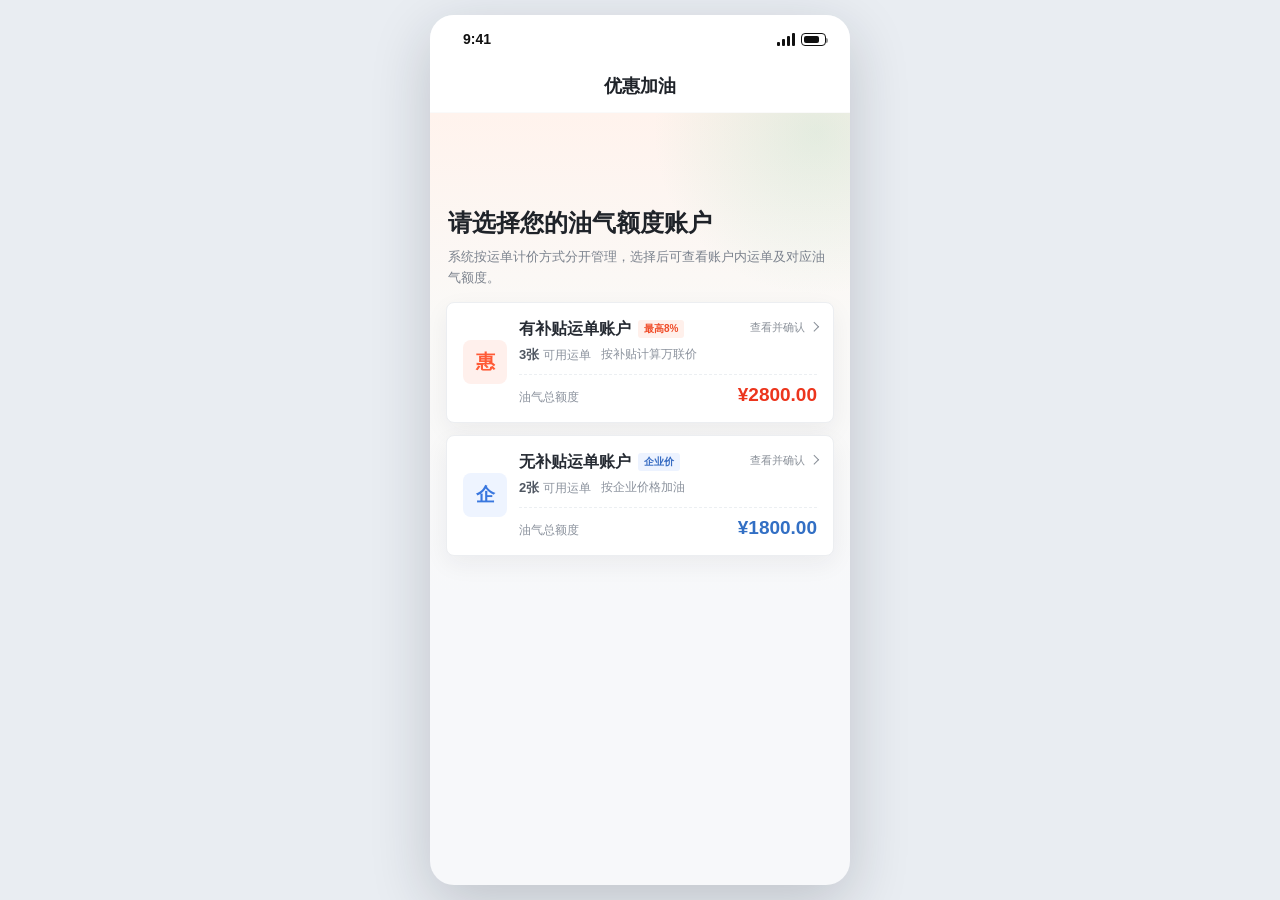
<file: driver-h5.html>
<!doctype html>
<html lang="zh-CN">
  <head>
    <meta charset="UTF-8" />
    <meta name="viewport" content="width=device-width, initial-scale=1, viewport-fit=cover" />
    <title>万油宝网货H5端</title>
    <style>
      :root {
        --primary: #ff1f1f;
        --orange: #ff7a00;
        --gradient: linear-gradient(90deg, #ff5c63 0%, #ff7a00 100%);
        --soft: #fff1ed;
        --warm: #fff7ef;
        --page: #f7f8fa;
        --surface: #ffffff;
        --line: #eeeeee;
        --text: #1f2329;
        --muted: #8a8f99;
        --weak: #aeb4bd;
        --price: #e60012;
        --green: #40b857;
        --shadow: 0 10px 24px rgba(31, 35, 41, 0.08);
        --phone-width: 420px;
        --phone-height: 912px;
      }

      * {
        box-sizing: border-box;
      }

      html,
      body {
        margin: 0;
        min-height: 100%;
        font-family: "PingFang SC", "Helvetica Neue", Arial, sans-serif;
        color: var(--text);
        background: #e9edf2;
      }

      body {
        display: flex;
        justify-content: center;
      }

      button,
      input {
        font: inherit;
      }

      button {
        border: 0;
        background: none;
        cursor: pointer;
        -webkit-tap-highlight-color: transparent;
      }

      .phone {
        position: relative;
        width: min(100vw, var(--phone-width));
        height: 100vh;
        min-height: 0;
        overflow: hidden;
        background: var(--page);
      }

      .app {
        height: calc(100% - 98px);
        min-height: 0;
        overflow-y: auto;
        scrollbar-width: none;
        padding-bottom: 16px;
      }

      .app::-webkit-scrollbar {
        display: none;
      }

      .status {
        position: relative;
        height: 44px;
        padding: 4px 24px 0;
        display: flex;
        align-items: center;
        justify-content: space-between;
        background: #fff;
        color: #111;
        font-size: 14px;
        font-weight: 700;
      }

      .status-time {
        min-width: 46px;
        line-height: 1;
        text-align: center;
      }

      .status-icons {
        display: flex;
        align-items: center;
        gap: 6px;
        color: #111;
      }

      .cellular {
        width: 18px;
        height: 13px;
        display: flex;
        gap: 2px;
        align-items: end;
      }

      .cellular i {
        display: block;
        width: 3px;
        border-radius: 1px;
        background: currentColor;
      }

      .cellular i:nth-child(1) { height: 4px; }
      .cellular i:nth-child(2) { height: 7px; }
      .cellular i:nth-child(3) { height: 10px; }
      .cellular i:nth-child(4) { height: 13px; }

      .battery-shell {
        position: relative;
        width: 25px;
        height: 13px;
        padding: 2px;
        border: 1.5px solid currentColor;
        border-radius: 4px;
      }

      .battery-shell::after {
        content: "";
        position: absolute;
        right: -3px;
        top: 4px;
        width: 2px;
        height: 5px;
        border-radius: 0 2px 2px 0;
        background: currentColor;
        opacity: 0.45;
      }

      .battery-level {
        display: block;
        width: 78%;
        height: 100%;
        border-radius: 2px;
        background: currentColor;
      }

      .nav {
        position: sticky;
        top: 0;
        z-index: 20;
        height: 56px;
        display: flex;
        align-items: center;
        justify-content: center;
        background: #fff;
        border-bottom: 1px solid rgba(0, 0, 0, 0.02);
      }

      .back {
        position: absolute;
        left: 14px;
        top: 8px;
        width: 40px;
        height: 40px;
        font-size: 34px;
        line-height: 36px;
        color: #252932;
      }

      .nav-title {
        font-size: 19px;
        font-weight: 700;
      }

      .screen {
        display: none;
        min-height: 100%;
      }

      .screen.active {
        display: block;
      }

      .warm-head {
        position: relative;
        padding: 18px 15px 22px;
        background:
          radial-gradient(circle at 10% 15%, rgba(255, 115, 77, 0.24), transparent 32%),
          radial-gradient(circle at 90% 18%, rgba(119, 204, 163, 0.22), transparent 30%),
          linear-gradient(135deg, #fff1eb 0%, #fffaf5 58%, #effaf3 100%);
      }

      .search-row {
        display: grid;
        grid-template-columns: 1fr auto;
        gap: 10px;
        align-items: center;
        margin-bottom: 14px;
      }

      .search {
        height: 44px;
        border-radius: 24px;
        display: flex;
        align-items: center;
        gap: 9px;
        padding: 0 16px;
        background: #fff;
        color: #a1a7b0;
        box-shadow: 0 6px 16px rgba(38, 44, 53, 0.05);
      }

      .search .icon {
        width: 20px;
        height: 20px;
        border: 3px solid #9ba1aa;
        border-radius: 50%;
        position: relative;
        flex: 0 0 auto;
      }

      .search .icon::after {
        content: "";
        position: absolute;
        width: 9px;
        height: 3px;
        border-radius: 3px;
        right: -8px;
        bottom: -4px;
        background: #9ba1aa;
        transform: rotate(45deg);
      }

      .map-btn,
      .pill-btn {
        height: 44px;
        border-radius: 24px;
        padding: 0 14px;
        display: inline-flex;
        align-items: center;
        justify-content: center;
        gap: 6px;
        background: #fff;
        color: #333;
        font-weight: 600;
        box-shadow: 0 6px 16px rgba(38, 44, 53, 0.05);
        white-space: nowrap;
      }

      .map-icon {
        width: 28px;
        height: 28px;
        border-radius: 50%;
        background:
          radial-gradient(circle at 65% 30%, #ff7a00 0 16%, transparent 17%),
          linear-gradient(135deg, #5ec2ff 0 50%, #66c980 51% 100%);
      }

      .banner {
        position: relative;
        overflow: hidden;
        min-height: 140px;
        border-radius: 10px;
        padding: 26px 22px;
        background:
          radial-gradient(circle at 78% 58%, rgba(59, 138, 255, 0.18), transparent 28%),
          linear-gradient(105deg, #f7fbff 0%, #eefff4 100%);
        box-shadow: var(--shadow);
      }

      .banner h2 {
        margin: 0 0 3px;
        color: #3150f4;
        font-size: 30px;
        line-height: 1;
      }

      .banner p {
        margin: 0 0 12px;
        color: #637083;
        font-size: 12px;
      }

      .banner .learn {
        display: inline-flex;
        align-items: center;
        justify-content: center;
        min-width: 78px;
        height: 28px;
        border-radius: 16px;
        background: #ff743d;
        color: #fff;
        font-size: 12px;
        font-weight: 600;
      }

      .truck-art {
        position: absolute;
        right: 18px;
        bottom: 24px;
        width: 116px;
        height: 72px;
        border-radius: 16px;
        background: linear-gradient(145deg, #eaf3ff, #ffffff);
        box-shadow: 0 14px 28px rgba(53, 95, 171, 0.18);
      }

      .truck-art::before {
        content: "";
        position: absolute;
        left: 14px;
        bottom: 18px;
        width: 56px;
        height: 28px;
        border-radius: 6px 3px 3px 6px;
        background: #3578f6;
        box-shadow: 50px 5px 0 -8px #ffc247;
      }

      .truck-art::after {
        content: "";
        position: absolute;
        left: 24px;
        bottom: 10px;
        width: 10px;
        height: 10px;
        border-radius: 50%;
        background: #2b3340;
        box-shadow: 45px 0 0 #2b3340, 74px 0 0 #2b3340;
      }

      .content {
        padding: 12px 15px 18px;
      }

      .filter-bar {
        display: flex;
        justify-content: flex-end;
        gap: 10px;
        margin: -20px 0 10px;
        position: relative;
        z-index: 2;
      }

      .filter-pill {
        min-width: 144px;
        height: 42px;
        border-radius: 24px;
        background: #fff;
        box-shadow: var(--shadow);
        display: inline-flex;
        align-items: center;
        justify-content: center;
        gap: 14px;
        font-weight: 700;
      }

      .chev {
        width: 0;
        height: 0;
        border-left: 5px solid transparent;
        border-right: 5px solid transparent;
        border-top: 6px solid #1f2329;
      }

      .station-card {
        position: relative;
        min-height: 150px;
        margin: 12px 0;
        padding: 18px 16px 16px;
        border-radius: 12px;
        background: #fff;
        box-shadow: var(--shadow);
      }

      .ribbon {
        position: absolute;
        left: 0;
        top: 0;
        height: 28px;
        min-width: 90px;
        padding: 4px 14px;
        border-radius: 12px 0 12px 0;
        background: var(--gradient);
        color: #fff;
        font-size: 14px;
        font-weight: 700;
      }

      .station-top {
        display: grid;
        grid-template-columns: 62px 1fr auto;
        gap: 10px;
        align-items: start;
      }

      .logo {
        width: 54px;
        height: 54px;
        border-radius: 12px;
        display: grid;
        place-items: center;
        color: #fff;
        font-size: 12px;
        font-weight: 800;
        background: conic-gradient(from 20deg, #ffc247, #ff7a00, #c71d1d, #ffc247);
        box-shadow: inset 0 -10px 0 rgba(255, 255, 255, 0.18);
      }

      .logo.sino {
        background:
          radial-gradient(circle at 48% 38%, #fff 0 28%, transparent 29%),
          linear-gradient(135deg, #ffffff 0 45%, #e02020 46% 51%, #111 52%);
        border: 1px solid #ececec;
        color: #111;
        font-size: 10px;
      }

      .logo.gas {
        background:
          linear-gradient(145deg, #ffe7d4, #fff),
          linear-gradient(135deg, #ff7a00, #ff1f1f);
        color: #ff7a00;
        border: 1px solid #ffe2c7;
      }

      .tag {
        display: inline-flex;
        align-items: center;
        justify-content: center;
        min-width: 34px;
        height: 20px;
        padding: 0 6px;
        border-radius: 4px;
        border: 1px solid #e8b36c;
        color: #d7832e;
        font-size: 12px;
        background: #fffaf3;
      }

      .station-name {
        margin: 2px 0 4px;
        font-size: 20px;
        font-weight: 800;
      }

      .station-meta {
        display: flex;
        align-items: center;
        gap: 8px;
        color: var(--muted);
        font-size: 13px;
        line-height: 1.35;
      }

      .distance {
        height: 28px;
        padding: 0 10px;
        border-radius: 16px;
        display: inline-flex;
        align-items: center;
        gap: 5px;
        background: #f4f6fa;
        color: #5c6370;
        font-weight: 600;
        white-space: nowrap;
      }

      .loc-arrow {
        width: 0;
        height: 0;
        border-left: 7px solid transparent;
        border-right: 4px solid transparent;
        border-bottom: 15px solid #242832;
        transform: rotate(45deg);
      }

      .price-row {
        margin-top: 15px;
        height: 48px;
        border-radius: 8px;
        display: grid;
        grid-template-columns: 1fr 1fr 1.25fr;
        align-items: center;
        gap: 8px;
        padding: 0 12px;
        background: #f8f9fb;
      }

      .oil-no {
        height: 30px;
        border-radius: 6px;
        display: grid;
        place-items: center;
        background: #f0f2f5;
        font-weight: 700;
        color: #5d6472;
      }

      .price {
        color: var(--price);
        font-size: 24px;
        font-weight: 900;
        white-space: nowrap;
      }

      .old-price {
        color: #9da3ad;
        text-decoration: line-through;
        white-space: nowrap;
      }

      .float-actions {
        position: fixed;
        right: calc(50% - min(50vw, 210px) + 12px);
        bottom: 118px;
        z-index: 35;
        display: grid;
        gap: 12px;
      }

      .float-action {
        width: 62px;
        height: 62px;
        border-radius: 14px;
        background: rgba(255, 255, 255, 0.94);
        box-shadow: var(--shadow);
        color: #444;
        font-size: 12px;
        display: grid;
        place-items: center;
        gap: 2px;
      }

      .float-action b {
        display: block;
        font-size: 24px;
        line-height: 1;
        color: var(--primary);
      }

      .bottom-tabs {
        position: fixed;
        left: 50%;
        bottom: 0;
        z-index: 40;
        width: min(100vw, var(--phone-width));
        transform: translateX(-50%);
        height: 68px;
        padding: 7px 18px 12px;
        display: none;
        grid-template-columns: repeat(4, 1fr);
        gap: 6px;
        background: rgba(255, 255, 255, 0.96);
        border-top: 1px solid rgba(0, 0, 0, 0.04);
      }

      .tab {
        color: #9aa1ac;
        font-size: 12px;
        display: grid;
        place-items: center;
        gap: 2px;
      }

      .tab.active {
        color: var(--primary);
        font-weight: 700;
      }

      .tab b {
        font-size: 20px;
        line-height: 1;
      }

      .map-canvas {
        position: relative;
        min-height: calc(100vh - 100px);
        overflow: hidden;
        background:
          linear-gradient(28deg, transparent 0 45%, rgba(255, 173, 73, 0.72) 46% 48%, transparent 49%),
          linear-gradient(118deg, transparent 0 36%, rgba(255, 190, 89, 0.62) 37% 39%, transparent 40%),
          linear-gradient(6deg, transparent 0 56%, rgba(255, 199, 101, 0.45) 57% 59%, transparent 60%),
          radial-gradient(circle at 15% 18%, #c6efc7 0 10%, transparent 11%),
          radial-gradient(circle at 80% 78%, #c6efc7 0 11%, transparent 12%),
          #eef3f7;
      }

      .map-canvas::before {
        content: "北五环      德州      济南      北京南站      滨州";
        position: absolute;
        inset: 0;
        padding: 210px 0 0 28px;
        color: rgba(40, 47, 58, 0.55);
        font-size: 16px;
        font-weight: 700;
        word-spacing: 38px;
        line-height: 6.8;
      }

      .map-search {
        position: absolute;
        left: 15px;
        right: 15px;
        top: 36px;
        z-index: 2;
      }

      .map-control {
        position: absolute;
        z-index: 3;
        right: 16px;
        top: 130px;
        min-width: 168px;
      }

      .pin {
        position: absolute;
        z-index: 2;
        display: inline-flex;
        align-items: center;
        gap: 4px;
        height: 36px;
        padding: 0 12px;
        border-radius: 7px;
        background: #fff;
        box-shadow: 0 8px 22px rgba(31, 35, 41, 0.18);
        color: #8b8f98;
        font-size: 18px;
      }

      .pin::after {
        content: "";
        position: absolute;
        left: 50%;
        bottom: -8px;
        width: 14px;
        height: 14px;
        border-radius: 50%;
        background: #f18a32;
        transform: translateX(-50%);
      }

      .pin b {
        color: #df702b;
        font-weight: 500;
      }

      .pin.one { left: 106px; top: 330px; }
      .pin.two { left: 172px; top: 250px; max-width: 178px; overflow: hidden; }

      .user-dot {
        position: absolute;
        left: 50%;
        top: 43%;
        z-index: 1;
        width: 52px;
        height: 52px;
        border-radius: 50%;
        background: rgba(255, 255, 255, 0.95);
        display: grid;
        place-items: center;
        transform: translate(-50%, -50%);
        box-shadow: 0 9px 18px rgba(31, 35, 41, 0.12);
      }

      .user-dot::after {
        content: "";
        width: 28px;
        height: 28px;
        border-radius: 50%;
        background: #ef2d2d;
      }

      .map-float {
        position: absolute;
        right: 17px;
        bottom: 115px;
        z-index: 4;
        display: grid;
        gap: 14px;
      }

      .map-float .square {
        width: 66px;
        height: 66px;
        border-radius: 14px;
        display: grid;
        place-items: center;
        gap: 2px;
        background: #fff;
        box-shadow: var(--shadow);
        font-size: 12px;
        color: #333;
      }

      .map-toast {
        position: absolute;
        left: 26px;
        right: 26px;
        bottom: 70px;
        z-index: 3;
        min-height: 46px;
        border-radius: 25px;
        display: flex;
        align-items: center;
        justify-content: center;
        background: rgba(255, 255, 255, 0.94);
        color: #7a7f88;
      }

      .route-card {
        margin: 12px 14px;
        padding: 16px;
        border-radius: 10px;
        background: #fff;
      }

      .route-inputs {
        display: grid;
        grid-template-columns: 36px 1fr;
        gap: 8px;
        align-items: center;
      }

      .swap {
        color: #20242a;
        font-size: 24px;
        text-align: center;
      }

      .route-line {
        display: flex;
        align-items: center;
        gap: 12px;
        height: 50px;
        padding: 0 16px;
        background: #f8f9fb;
        color: #bcc2ca;
        font-size: 16px;
      }

      .route-line:first-child {
        border-radius: 7px 7px 0 0;
        background: #eef3ff;
      }

      .route-line:last-child {
        border-radius: 0 0 7px 7px;
      }

      .dot {
        width: 10px;
        height: 10px;
        border-radius: 50%;
        background: #49d07b;
        flex: 0 0 auto;
      }

      .dot.red {
        background: #ef3030;
      }

      .add-way {
        margin-top: 16px;
        color: #d8812c;
        font-size: 16px;
        font-weight: 500;
      }

      .record-title {
        display: flex;
        justify-content: space-between;
        align-items: center;
        margin-bottom: 12px;
        font-size: 18px;
        font-weight: 800;
      }

      .record-title span {
        color: #9aa1ac;
        font-size: 15px;
        font-weight: 500;
      }

      .history-item {
        display: grid;
        grid-template-columns: 28px 1fr;
        gap: 10px;
        padding: 16px 0;
        border-bottom: 1px solid var(--line);
        font-size: 17px;
        font-weight: 700;
      }

      .history-item small {
        display: block;
        margin-top: 6px;
        color: var(--muted);
        font-size: 13px;
        font-weight: 500;
      }

      .route-actions {
        position: fixed;
        left: 50%;
        bottom: 18px;
        z-index: 42;
        width: min(100vw, var(--phone-width));
        transform: translateX(-50%);
        display: grid;
        grid-template-columns: 120px 1fr;
        gap: 24px;
        padding: 0 22px;
      }

      .outline,
      .primary {
        height: 52px;
        border-radius: 6px;
        font-size: 18px;
        font-weight: 700;
      }

      .outline {
        background: #fff;
        border: 1px solid #9fa4ad;
        color: #8a8f99;
      }

      .primary {
        background: var(--gradient);
        color: #fff;
        box-shadow: 0 10px 18px rgba(255, 103, 43, 0.22);
      }

      .route-map {
        position: relative;
        min-height: calc(100vh - 100px);
        background:
          radial-gradient(circle at 70% 42%, #a8c7ec 0 13%, transparent 14%),
          linear-gradient(128deg, transparent 0 51%, #54b972 52% 55%, transparent 56%),
          linear-gradient(132deg, transparent 0 56%, rgba(84, 185, 114, 0.75) 57% 60%, transparent 61%),
          #f3f4f5;
      }

      .route-route {
        position: absolute;
        left: 205px;
        top: 244px;
        width: 54px;
        height: 330px;
        border-radius: 50%;
        border-left: 22px solid #38b364;
        transform: rotate(-12deg);
        opacity: 0.9;
      }

      .route-info {
        position: absolute;
        left: 10px;
        right: 10px;
        top: 18px;
        z-index: 2;
        border-radius: 8px;
        background: rgba(255, 255, 255, 0.95);
        padding: 18px;
        box-shadow: var(--shadow);
      }

      .route-info .line {
        height: 42px;
        display: flex;
        align-items: center;
        gap: 12px;
        background: #f9fafb;
        padding: 0 14px;
        font-size: 18px;
      }

      .route-info .line:first-child {
        border-radius: 8px 8px 0 0;
      }

      .route-info .line:nth-child(2) {
        border-radius: 0 0 8px 8px;
      }

      .way-label {
        margin-top: 10px;
        display: flex;
        justify-content: space-between;
        color: #333;
      }

      .way-label a {
        color: #d98533;
        text-decoration: none;
      }

      .route-summary {
        position: absolute;
        left: 10px;
        right: 10px;
        bottom: 0;
        z-index: 3;
        border-radius: 12px 12px 0 0;
        background: #fff;
        box-shadow: 0 -10px 24px rgba(31, 35, 41, 0.08);
      }

      .route-total {
        margin: 0;
        padding: 20px;
        text-align: center;
        background: #fff5ee;
        color: #db7830;
        font-size: 17px;
      }

      .route-total b {
        display: block;
        margin-bottom: 8px;
        font-size: 24px;
      }

      .route-stations {
        padding: 13px 16px;
        display: flex;
        justify-content: space-between;
        align-items: center;
        color: #333;
        font-size: 16px;
      }

      .route-stations b,
      .route-stations span {
        color: #df7e2e;
      }

      .route-list-overlay {
        padding-top: 242px;
        background: linear-gradient(#ffffff00 0 30px, #fff 90px);
      }

      .section-title {
        display: flex;
        align-items: center;
        justify-content: space-between;
        margin: 8px 0 10px;
        font-size: 18px;
        font-weight: 800;
      }

      .station-detail-head {
        padding: 18px 15px 12px;
        background:
          radial-gradient(circle at 8% 12%, rgba(255, 111, 77, 0.24), transparent 32%),
          radial-gradient(circle at 95% 8%, rgba(83, 190, 143, 0.18), transparent 32%),
          #fff8f5;
      }

      .sub-nav {
        height: 42px;
        position: relative;
        display: grid;
        place-items: center;
        font-size: 20px;
        font-weight: 800;
      }

      .sub-back {
        position: absolute;
        left: 0;
        top: 0;
        width: 42px;
        height: 42px;
        font-size: 34px;
        line-height: 38px;
      }

      .detail-card {
        margin-top: 12px;
        padding: 16px;
        border-radius: 12px;
        background: #fff;
        box-shadow: var(--shadow);
      }

      .detail-card .station-top {
        grid-template-columns: 62px 1fr;
        position: relative;
        padding-right: 86px;
      }

      .detail-card .distance {
        position: absolute;
        right: 0;
        top: 0;
      }

      .detail-card .station-meta {
        display: block;
        font-size: 12px;
      }

      .detail-card .station-meta b {
        font-size: 15px !important;
      }

      .oil-lines {
        margin-top: 12px;
        display: grid;
        gap: 8px;
      }

      .oil-line {
        display: grid;
        grid-template-columns: 60px 86px 78px 1fr;
        align-items: baseline;
        gap: 8px;
        color: #d9822c;
        font-size: 18px;
      }

      .oil-line small {
        color: var(--muted);
        font-size: 13px;
      }

      .oil-line b {
        color: #333;
        font-size: 22px;
      }

      .notice {
        margin: 12px 15px;
        height: 42px;
        border-radius: 8px;
        display: flex;
        align-items: center;
        justify-content: space-between;
        padding: 0 16px;
        background: #fff6e9;
        color: #ca7a25;
        font-weight: 700;
      }

      .notice i {
        width: 22px;
        height: 22px;
        border-radius: 50%;
        border: 2px solid #ff9a2f;
        display: grid;
        place-items: center;
        font-style: normal;
        font-size: 14px;
      }

      .waybill-wrap {
        margin: 0 15px 12px;
        padding: 12px 0 16px;
        border-radius: 12px;
        background: #fff;
        box-shadow: var(--shadow);
      }

      .tip {
        margin: 0 16px 12px;
        padding: 10px 12px;
        border-radius: 6px;
        background: #fffbe9;
        color: #cf8a2b;
        font-size: 13px;
        font-weight: 600;
      }

      .way-scroll {
        display: flex;
        gap: 10px;
        overflow-x: auto;
        padding: 0 14px 10px;
        scroll-snap-type: x mandatory;
        scrollbar-width: none;
      }

      .way-scroll::-webkit-scrollbar {
        display: none;
      }

      .way-card {
        position: relative;
        flex: 0 0 218px;
        min-height: 120px;
        padding: 12px;
        border: 1px solid #eceef1;
        border-radius: 8px;
        background: #fff;
        scroll-snap-align: start;
      }

      .way-card.selected {
        border-color: #ffb38a;
        background: linear-gradient(180deg, #fffaf6 0%, #ffffff 62%);
        box-shadow: 0 8px 20px rgba(255, 122, 0, 0.08);
      }

      .way-card.selected::after {
        content: "当前";
        position: absolute;
        right: 10px;
        bottom: 10px;
        height: 20px;
        padding: 0 7px;
        border-radius: 10px;
        display: grid;
        place-items: center;
        background: #fff1eb;
        color: #ff5b2e;
        font-size: 11px;
        font-weight: 700;
      }

      .way-head {
        display: flex;
        align-items: center;
        justify-content: space-between;
        gap: 8px;
      }

      .way-head b {
        overflow: hidden;
        text-overflow: ellipsis;
        white-space: nowrap;
      }

      .plate {
        flex: 0 0 auto;
        min-width: 66px;
        height: 24px;
        border-radius: 4px;
        display: grid;
        place-items: center;
        background: var(--gradient);
        color: #fff;
        font-size: 12px;
        font-weight: 700;
      }

      .way-grid {
        display: grid;
        grid-template-columns: 52px 1fr;
        gap: 6px 8px;
        margin: 10px 0;
        color: #9399a3;
        font-size: 12px;
      }

      .way-grid b {
        color: #333;
        font-size: 13px;
      }

      .way-no {
        margin-top: 10px;
        color: #8a8f99;
        font-size: 12px;
        overflow: hidden;
        text-overflow: ellipsis;
        white-space: nowrap;
      }

      .way-amount {
        margin-top: 10px;
        display: flex;
        align-items: baseline;
        justify-content: space-between;
        gap: 8px;
      }

      .way-amount small {
        color: #8a8f99;
        font-size: 12px;
      }

      .way-amount b {
        color: var(--price);
        font-size: 22px;
        line-height: 1;
      }

      .waybill-summary {
        margin: 0 14px;
        padding-top: 2px;
        display: flex;
        align-items: baseline;
        justify-content: space-between;
        gap: 10px;
        color: #5f6673;
        font-size: 13px;
      }

      .waybill-summary b {
        color: var(--price);
        font-size: 24px;
        line-height: 1;
      }

      .rebate {
        margin-bottom: 10px;
        padding: 8px 10px;
        border-radius: 6px;
        background: #fff6e5;
        color: #bd7227;
        font-size: 12px;
        line-height: 1.55;
        font-weight: 600;
      }

      .direct-subsidy {
        margin-bottom: 10px;
        padding: 9px 10px;
        border-radius: 8px;
        background: #f1fff5;
        color: #087443;
        font-size: 12px;
        line-height: 1.55;
        font-weight: 700;
      }

      .way-foot {
        display: flex;
        justify-content: space-between;
        align-items: center;
        color: #8a8f99;
        font-size: 13px;
      }

      .way-foot b {
        color: var(--price);
        font-size: 24px;
      }

      .module {
        margin: 12px 15px;
        padding: 16px;
        border-radius: 12px;
        background: #fff;
        box-shadow: var(--shadow);
      }

      .module-title {
        display: flex;
        align-items: center;
        justify-content: space-between;
        margin-bottom: 14px;
        font-size: 18px;
        font-weight: 800;
      }

      .select-trigger {
        min-width: 62px;
        height: 34px;
        border: 1px solid #c8ccd2;
        border-radius: 6px;
        display: inline-flex;
        align-items: center;
        justify-content: center;
        gap: 5px;
        background: #fff;
        font-weight: 700;
      }

      .gun-grid {
        display: grid;
        grid-template-columns: repeat(4, 1fr);
        gap: 10px;
      }

      .chip {
        height: 40px;
        border-radius: 6px;
        background: #f5f5f5;
        color: #333;
        font-weight: 600;
      }

      .chip.active {
        border: 1px solid #e4424d;
        background: #fff0f0;
        color: var(--primary);
      }

      .best-price {
        margin: 12px 0;
        padding: 11px 12px;
        border-radius: 8px;
        border: 1px solid #ffe2b2;
        background: linear-gradient(90deg, #fff9ee, #fffefc);
        display: flex;
        align-items: center;
        justify-content: space-between;
        gap: 8px;
      }

      .best-price b {
        color: var(--price);
        font-size: 24px;
      }

      .best-price small {
        color: #8e8f98;
      }

      .price-pair {
        display: flex;
        gap: 28px;
        align-items: baseline;
      }

      .price-pair b {
        color: #ff7a00;
        font-size: 22px;
      }

      .plate-box {
        display: grid;
        grid-template-columns: 132px 1fr;
        gap: 14px;
        align-items: start;
      }

      .photo {
        position: relative;
        height: 120px;
        border-radius: 7px;
        border: 1px dashed #d9dde3;
        display: grid;
        place-items: center;
        color: #a8aeb8;
        background: #fafbfc;
        text-align: center;
        font-size: 12px;
      }

      .photo.done {
        align-items: end;
        padding-bottom: 12px;
        background:
          linear-gradient(18deg, rgba(0, 0, 0, 0.16), rgba(0, 0, 0, 0.02)),
          repeating-linear-gradient(170deg, #a2a6ab 0 4px, #c9cdd1 5px 9px);
        color: #fff;
        overflow: hidden;
      }

      .photo .x {
        position: absolute;
        right: 6px;
        top: 6px;
        width: 24px;
        height: 24px;
        border-radius: 50%;
        background: rgba(0, 0, 0, 0.65);
        color: #fff;
        font-size: 18px;
      }

      .camera-btn {
        height: 42px;
        border-radius: 6px;
        background: var(--gradient);
        color: #fff;
        font-weight: 700;
      }

      .plate-result {
        grid-column: 1 / -1;
        height: 40px;
        border-radius: 6px;
        background: #f8f9fb;
        display: flex;
        align-items: center;
        justify-content: center;
        gap: 8px;
      }

      .plate-result b {
        font-size: 18px;
      }

      .amount-panel {
        border: 1px solid #e4242c;
        background: #fff2f2;
        height: 58px;
        border-radius: 6px;
        padding: 0 16px;
        display: flex;
        align-items: center;
        justify-content: space-between;
        color: var(--price);
      }

      .amount-panel b {
        font-size: 26px;
      }

      .discount-box {
        margin-top: 10px;
        padding: 10px 12px;
        border-radius: 8px;
        border: 1px solid #ffe7d4;
        background: #fffdf8;
      }

      .settlement-box {
        margin-top: 10px;
        display: grid;
        grid-template-columns: 1fr 1fr;
        gap: 8px;
      }

      .settlement-box div {
        min-height: 58px;
        padding: 10px;
        border-radius: 8px;
        background: #f8fafc;
        border: 1px solid #edf0f3;
      }

      .settlement-box small {
        display: block;
        color: #8a8f99;
        font-size: 12px;
      }

      .settlement-box b {
        display: block;
        margin-top: 4px;
        color: #1f2329;
        font-size: 17px;
      }

      .settlement-box .red b {
        color: var(--price);
      }

      .settlement-box .green b {
        color: #087443;
      }

      .discount-line {
        display: flex;
        justify-content: space-between;
        align-items: center;
        min-height: 26px;
        font-size: 13px;
      }

      .discount-line strong {
        color: var(--price);
        font-size: 20px;
      }

      .help {
        width: 18px;
        height: 18px;
        padding: 0;
        border-radius: 50%;
        display: inline-flex;
        align-items: center;
        justify-content: center;
        border: 1px solid #f3bf7d;
        color: #d9862f;
        background: #fff8e9;
        font-size: 12px;
        font-weight: 900;
        line-height: 1;
        vertical-align: middle;
      }

      .all-fill {
        margin-top: 10px;
        width: 100%;
        height: 42px;
        border-radius: 3px;
        background: #f1f3f6;
        color: #747b86;
        font-weight: 600;
      }

      .amount-hint {
        margin: 12px 0 0;
        color: #989fa8;
        font-size: 13px;
        line-height: 1.6;
      }

      .amount-hint b {
        color: #4d525b;
        font-size: 19px;
      }

      .sync-note {
        margin-top: 10px;
        padding: 9px 10px;
        border-radius: 8px;
        background: #f6f8fb;
        color: #6b7280;
        font-size: 12px;
        line-height: 1.55;
      }

      .submit-bar {
        position: fixed;
        left: 50%;
        bottom: 0;
        z-index: 45;
        transform: translateX(-50%);
        width: min(100vw, var(--phone-width));
        height: 72px;
        padding: 10px 16px 14px;
        display: grid;
        grid-template-columns: 1fr 132px;
        align-items: center;
        gap: 14px;
        background: rgba(255, 255, 255, 0.96);
        box-shadow: 0 -10px 24px rgba(31, 35, 41, 0.06);
      }

      .submit-total b {
        color: var(--price);
        font-size: 26px;
      }

      .submit-total span {
        margin-left: 8px;
        color: var(--primary);
        font-size: 13px;
      }

      .submit {
        height: 48px;
        border-radius: 24px;
        background: var(--gradient);
        color: #fff;
        font-size: 17px;
        font-weight: 800;
      }

      .order-head {
        padding: 18px 15px 16px;
        background:
          radial-gradient(circle at 8% 12%, rgba(255, 111, 77, 0.26), transparent 34%),
          radial-gradient(circle at 95% 14%, rgba(90, 193, 144, 0.18), transparent 30%),
          #fff7f3;
      }

      .order-title {
        position: relative;
        height: 40px;
        display: grid;
        place-items: center;
        font-size: 20px;
        font-weight: 800;
      }

      .tabs {
        display: grid;
        grid-template-columns: repeat(4, 1fr);
        margin-top: 14px;
      }

      .tabs button {
        height: 38px;
        color: #333;
        font-size: 16px;
      }

      .tabs button.active {
        color: var(--primary);
        font-weight: 800;
        position: relative;
      }

      .tabs button.active::after {
        content: "";
        position: absolute;
        left: 20px;
        right: 20px;
        bottom: 0;
        height: 3px;
        border-radius: 3px;
        background: var(--primary);
      }

      .order-card {
        margin: 12px 15px;
        padding: 18px 16px;
        border-radius: 8px;
        background: #fff;
        box-shadow: var(--shadow);
      }

      .order-card-top {
        display: flex;
        justify-content: space-between;
        gap: 10px;
      }

      .order-card h3 {
        margin: 0 0 6px;
        font-size: 20px;
      }

      .order-card p {
        margin: 0 0 8px;
        color: #666d78;
      }

      .status-green {
        color: var(--green);
        font-weight: 700;
      }

      .status-wait {
        color: var(--orange);
        font-weight: 700;
      }

      .status-refund {
        color: #8a8f99;
        font-weight: 700;
      }

      .order-empty {
        margin: 12px 15px;
        padding: 34px 16px;
        border-radius: 8px;
        background: #fff;
        color: #8a8f99;
        font-size: 14px;
        line-height: 1.8;
        text-align: center;
        box-shadow: var(--shadow);
      }

      .order-empty b {
        display: block;
        margin-bottom: 4px;
        color: #1f2329;
        font-size: 16px;
      }

      .fuel-mode {
        display: flex;
        gap: 8px;
      }

      .fuel-mode button {
        height: 30px;
        padding: 0 12px;
        border-radius: 15px;
        background: #f5f5f5;
        color: #666d78;
        font-size: 13px;
        font-weight: 700;
      }

      .fuel-mode button.active {
        background: var(--soft);
        color: var(--primary);
      }

      .qr-box svg {
        width: 100%;
        height: 100%;
        display: block;
      }

      .pay-line {
        display: flex;
        align-items: baseline;
        justify-content: space-between;
        padding: 10px 0 14px;
        border-bottom: 1px solid var(--line);
      }

      .pay-line .spec {
        font-size: 20px;
      }

      .pay-line b {
        color: var(--price);
        font-size: 22px;
      }

      .order-time {
        padding-top: 14px;
        color: #969da8;
        font-size: 14px;
      }

      .order-extra {
        display: grid;
        grid-template-columns: repeat(3, minmax(0, 1fr));
        gap: 8px;
        margin-top: 10px;
        padding-top: 10px;
        border-top: 1px dashed #edf0f3;
      }

      .order-extra span {
        display: block;
        min-width: 0;
        color: #8a8f99;
        font-size: 12px;
        line-height: 1.35;
      }

      .order-extra b {
        display: block;
        margin-top: 2px;
        color: #1f2329;
        font-size: 13px;
        overflow: hidden;
        text-overflow: ellipsis;
        white-space: nowrap;
      }

      .result-head {
        padding: 28px 20px 116px;
        background: linear-gradient(135deg, #ffc1b8 0%, #fff0d8 100%);
      }

      .result-title {
        display: flex;
        align-items: center;
        justify-content: center;
        gap: 18px;
      }

      .check {
        width: 64px;
        height: 64px;
        border-radius: 50%;
        background: #fff;
        box-shadow: 0 8px 16px rgba(230, 0, 18, 0.14);
        position: relative;
      }

      .check::after {
        content: "";
        position: absolute;
        left: 19px;
        top: 17px;
        width: 25px;
        height: 15px;
        border-left: 7px solid #e60012;
        border-bottom: 7px solid #e60012;
        transform: rotate(-45deg);
        border-radius: 3px;
      }

      .result-title h2 {
        margin: 0;
        font-size: 23px;
      }

      .result-title p {
        margin: 4px 0 0;
        font-size: 17px;
      }

      .receipt {
        margin: -82px 18px 20px;
        padding: 26px 20px 22px;
        border-radius: 6px;
        background: #fff;
        box-shadow: var(--shadow);
        position: relative;
      }

      .receipt::before {
        content: "";
        position: absolute;
        left: 0;
        right: 0;
        top: 0;
        height: 10px;
        border-radius: 6px 6px 0 0;
        background: var(--gradient);
      }

      .amount-success {
        text-align: center;
        padding: 20px 0 24px;
        border-bottom: 1px solid var(--line);
      }

      .amount-success b {
        font-size: 42px;
      }

      .amount-success small {
        display: block;
        margin-top: 8px;
        font-size: 17px;
        font-weight: 700;
      }

      .detail-list {
        padding: 14px 0;
        border-bottom: 1px solid var(--line);
      }

      .detail-list h3 {
        margin: 0 0 12px;
      }

      .kv {
        display: flex;
        justify-content: space-between;
        gap: 12px;
        min-height: 30px;
        color: #707782;
      }

      .kv b {
        color: #1f2329;
        text-align: right;
        font-weight: 500;
      }

      .mask,
      .sheet,
      .dialog {
        display: none;
      }

      .mask.active,
      .sheet.active,
      .dialog.active {
        display: block;
      }

      .mask {
        position: fixed;
        left: 50%;
        top: 0;
        bottom: 0;
        z-index: 80;
        width: min(100vw, var(--phone-width));
        transform: translateX(-50%);
        background: rgba(0, 0, 0, 0.58);
      }

      .sheet {
        position: fixed;
        left: 50%;
        bottom: 0;
        z-index: 90;
        width: min(100vw, var(--phone-width));
        max-height: 78vh;
        overflow: auto;
        transform: translateX(-50%);
        border-radius: 18px 18px 0 0;
        background: #fff;
      }

      .sheet-head {
        position: sticky;
        top: 0;
        z-index: 1;
        height: 62px;
        display: flex;
        align-items: center;
        justify-content: center;
        background: #fff;
        border-bottom: 1px solid var(--line);
        font-size: 20px;
        font-weight: 800;
      }

      .close {
        position: absolute;
        right: 14px;
        top: 10px;
        width: 42px;
        height: 42px;
        color: #8d939c;
        font-size: 34px;
        line-height: 36px;
      }

      .sheet-body {
        padding: 18px 16px 22px;
      }

      .sheet-section {
        margin-bottom: 22px;
      }

      .sheet-section h3 {
        margin: 0 0 12px;
        font-size: 17px;
      }

      .chips {
        display: grid;
        grid-template-columns: repeat(3, 1fr);
        gap: 10px;
      }

      .sheet-actions {
        display: grid;
        grid-template-columns: 1fr 1fr;
        gap: 14px;
        padding: 0 6px 10px;
      }

      .sheet-actions .outline,
      .sheet-actions .primary {
        border-radius: 24px;
      }

      .province-list button {
        display: block;
        width: 100%;
        height: 52px;
        text-align: left;
        font-size: 17px;
      }

      .province-list .active {
        color: var(--primary);
        font-weight: 800;
      }

      .dialog {
        position: fixed;
        left: 50%;
        top: 50%;
        z-index: 95;
        width: min(calc(100vw - 56px), 334px);
        transform: translate(-50%, -50%);
        border-radius: 12px;
        padding: 32px 18px 24px;
        background: linear-gradient(#fff6ed, #fff);
        box-shadow: 0 18px 48px rgba(0, 0, 0, 0.18);
        text-align: center;
      }

      .dialog h3 {
        margin: 0 0 26px;
        font-size: 24px;
      }

      .dialog p {
        margin: 0 0 28px;
        font-size: 20px;
        line-height: 1.45;
      }

      .dialog-actions {
        display: grid;
        grid-template-columns: 1fr 1fr;
        gap: 20px;
      }

      .dialog-actions button {
        height: 48px;
        border-radius: 24px;
        font-size: 17px;
        font-weight: 700;
      }

      .dialog-actions .cancel {
        border: 1px solid #9ea4ad;
        background: #fff;
        color: #737a84;
      }

      .dialog-actions .ok {
        color: #fff;
        background: var(--gradient);
      }

      .confirm-card {
        margin-bottom: 18px;
        padding: 16px;
        border: 1px solid #ffe1da;
        border-radius: 10px;
        background: linear-gradient(#fff9f6, #fff);
      }

      .confirm-card .big {
        color: var(--price);
        font-size: 40px;
        font-weight: 900;
      }

      .confirm-stats {
        display: grid;
        grid-template-columns: repeat(3, 1fr);
        gap: 10px;
        margin: 14px 0;
      }

      .confirm-stats div {
        min-height: 64px;
        padding: 10px;
        border-radius: 8px;
        background: #fff;
      }

      .confirm-stats b {
        display: block;
        color: #1f2329;
        font-size: 20px;
      }

      .confirm-stats small {
        color: #8a8f99;
      }

      .rule-note {
        padding: 10px;
        border-radius: 6px;
        background: #f8f9fb;
        color: #727985;
        font-size: 13px;
        line-height: 1.55;
      }

      .deduct-card {
        margin: 12px 0;
        padding: 14px;
        border-radius: 9px;
        border: 1px solid #eef0f3;
        background: #fff;
      }

      .deduct-card.active {
        border-color: #ffd0a8;
      }

      .deduct-card .row {
        display: grid;
        grid-template-columns: 28px 1fr auto;
        gap: 10px;
        align-items: start;
      }

      .num {
        width: 24px;
        height: 24px;
        border-radius: 50%;
        display: grid;
        place-items: center;
        color: #fff;
        background: var(--gradient);
        font-weight: 800;
      }

      .deduct-title {
        font-weight: 800;
        font-size: 17px;
        white-space: nowrap;
        overflow: hidden;
        text-overflow: ellipsis;
      }

      .deduct-meta {
        margin-top: 6px;
        color: #8a8f99;
        font-size: 13px;
        line-height: 1.6;
      }

      .deduct-money {
        color: var(--price);
        font-size: 26px;
        font-weight: 900;
        text-align: right;
      }

      .deduct-money small {
        display: block;
        color: #8a8f99;
        font-size: 13px;
        font-weight: 500;
      }

      .badges {
        margin-top: 8px;
        display: flex;
        flex-wrap: wrap;
        gap: 8px;
      }

      .badge {
        min-height: 24px;
        border-radius: 14px;
        display: inline-flex;
        align-items: center;
        padding: 0 10px;
        background: #f8f9fb;
        color: #727985;
        font-size: 12px;
      }

      .badge.rebate {
        margin: 0;
        background: #fff4dd;
        color: #c77c28;
      }

      .confirm-footer {
        position: sticky;
        bottom: 0;
        margin: 18px -16px -22px;
        padding: 14px 16px 18px;
        background: #fff;
        border-top: 1px solid var(--line);
      }

      .confirm-footer .sheet-actions {
        width: 100%;
      }

      .subsidy-total {
        margin-bottom: 12px;
        padding: 12px;
        border-radius: 8px;
        display: flex;
        justify-content: space-between;
        align-items: baseline;
        background: #fff8f5;
      }

      .subsidy-total b {
        color: var(--price);
        font-size: 24px;
      }

      .calc-card {
        margin-bottom: 12px;
        padding: 14px;
        border: 1px solid #eef0f3;
        border-radius: 8px;
      }

      .calc-card h4 {
        margin: 0 0 4px;
        font-size: 16px;
      }

      .calc-grid {
        display: grid;
        grid-template-columns: repeat(3, 1fr);
        gap: 8px;
        margin: 12px 0;
      }

      .calc-grid div {
        padding: 10px 8px;
        border-radius: 6px;
        background: #fafafa;
      }

      .calc-grid b {
        display: block;
        color: var(--price);
        font-size: 17px;
      }

      .calc-grid small,
      .calc-card p {
        color: #8a8f99;
      }

      .policy,
      .formula {
        margin: 8px 0 0;
        padding: 9px 10px;
        border-radius: 6px;
        background: #fff7e8;
        color: #bd7227;
        font-size: 13px;
      }

      .formula {
        background: #f8f9fb;
        color: #69717d;
      }

      /* Density pass: keep the H5 close to a 375pt mobile canvas and avoid oversized demo typography. */
      .phone {
        width: min(100vw, var(--phone-width));
      }

      .status {
        padding-inline: 24px;
        font-size: 14px;
      }

      .nav {
        height: 54px;
      }

      .nav-title {
        font-size: 18px;
        font-weight: 700;
      }

      .back,
      .sub-back {
        font-size: 30px;
      }

      .warm-head {
        padding: 16px 14px 18px;
      }

      .search-row {
        gap: 9px;
        margin-bottom: 8px;
      }

      .search {
        height: 42px;
        padding: 0 14px;
        font-size: 14px;
      }

      .search .icon {
        width: 18px;
        height: 18px;
        border-width: 3px;
      }

      .map-btn,
      .pill-btn,
      .filter-pill {
        height: 40px;
        padding: 0 12px;
        font-size: 15px;
      }

      .map-icon {
        width: 25px;
        height: 25px;
      }

      .subsidy-ticker {
        height: 30px;
        margin: 0 0 12px;
        padding: 0 10px;
        display: flex;
        align-items: center;
        gap: 8px;
        overflow: hidden;
        border-radius: 15px;
        border: 1px solid rgba(255, 122, 0, 0.16);
        background: linear-gradient(90deg, #fff6ee 0%, #fffdf8 100%);
        box-shadow: 0 6px 18px rgba(255, 122, 0, 0.06);
      }

      .ticker-badge {
        flex: 0 0 auto;
        height: 20px;
        padding: 0 7px;
        display: inline-flex;
        align-items: center;
        justify-content: center;
        border-radius: 10px;
        background: linear-gradient(90deg, #ff4d37, #ff8a1c);
        color: #fff;
        font-size: 11px;
        font-weight: 800;
      }

      .ticker-mask {
        min-width: 0;
        flex: 1;
        overflow: hidden;
      }

      .ticker-track {
        width: max-content;
        display: inline-flex;
        align-items: center;
        gap: 28px;
        color: #7c4a25;
        font-size: 12.5px;
        font-weight: 600;
        white-space: nowrap;
        animation: subsidyTicker 34s linear infinite;
      }

      .ticker-track b {
        color: #f01f1f;
        font-weight: 900;
      }

      @keyframes subsidyTicker {
        0% {
          transform: translateX(0);
        }
        100% {
          transform: translateX(-50%);
        }
      }

      .banner {
        min-height: 126px;
        padding: 22px 20px;
      }

      .banner h2 {
        font-size: 27px;
      }

      .banner p {
        max-width: 190px;
        line-height: 1.45;
      }

      .truck-art {
        right: 14px;
        bottom: 24px;
        width: 106px;
        height: 64px;
      }

      .content {
        padding: 10px 14px 16px;
      }

      .filter-bar {
        margin-top: -18px;
      }

      .station-card {
        min-height: 0;
        margin: 10px 0;
        padding: 15px 14px 14px;
        border-radius: 11px;
      }

      .ribbon + .station-top {
        margin-top: 13px;
      }

      .station-top {
        grid-template-columns: 56px minmax(0, 1fr) auto;
        gap: 9px;
      }

      .logo {
        width: 48px;
        height: 48px;
        border-radius: 11px;
        font-size: 11px;
      }

      .logo {
        position: relative;
        overflow: visible;
        background: #fff;
        border: 0;
        box-shadow: none;
        color: transparent;
      }

      .logo::before {
        content: "";
        position: absolute;
        left: 7px;
        top: 2px;
        width: 34px;
        height: 34px;
        border-radius: 50% 50% 46% 46%;
        background:
          radial-gradient(circle at 50% 100%, #fff 0 16%, transparent 17%),
          conic-gradient(from 210deg, #d91e1e 0 20deg, #ffb52a 20deg 56deg, #ffe06a 56deg 100deg, #ff9e1a 100deg 150deg, #d91e1e 150deg 220deg, #ffb52a 220deg 270deg, #d91e1e 270deg 360deg);
        clip-path: polygon(50% 0, 94% 26%, 88% 72%, 63% 92%, 37% 92%, 12% 72%, 6% 26%);
      }

      .logo::after {
        content: "";
        position: absolute;
        left: 8px;
        bottom: 7px;
        width: 32px;
        height: 15px;
        border-radius: 2px 2px 13px 13px;
        background: #c91f1f;
      }

      .logo.sino {
        border: 0;
        background: #fff;
      }

      .logo.sino::before {
        left: 4px;
        top: 5px;
        width: 40px;
        height: 30px;
        border-radius: 50%;
        background:
          linear-gradient(128deg, transparent 0 42%, #e02020 43% 52%, transparent 53%),
          radial-gradient(ellipse at 18% 45%, transparent 0 34%, #111 35% 42%, transparent 43%),
          radial-gradient(ellipse at 52% 45%, transparent 0 32%, #111 33% 40%, transparent 41%);
        clip-path: none;
      }

      .logo.sino::after {
        content: "Sinopec";
        left: 3px;
        bottom: 6px;
        width: 42px;
        height: auto;
        border-radius: 0;
        background: transparent;
        color: #111;
        font-size: 8px;
        font-weight: 700;
        transform: scaleX(0.92);
        transform-origin: left bottom;
      }

      .logo.gas {
        background: #fff9f2;
        border: 1px solid #ffe1bd;
        color: transparent;
      }

      .logo.gas::before {
        left: 9px;
        top: 9px;
        width: 30px;
        height: 30px;
        border-radius: 8px;
        background: linear-gradient(135deg, #ffbe55, #ff7132);
        clip-path: polygon(50% 0, 100% 28%, 84% 100%, 16% 100%, 0 28%);
      }

      .logo.gas::after {
        content: "LNG";
        left: 10px;
        bottom: 14px;
        width: 30px;
        height: auto;
        background: transparent;
        color: #fff;
        font-size: 9px;
        font-weight: 800;
        text-align: center;
      }

      .tag {
        height: 19px;
        font-size: 11px;
      }

      .station-title-line {
        display: flex;
        align-items: center;
        gap: 5px;
        min-width: 0;
        max-width: 100%;
      }

      .station-title-line .tag {
        flex: 0 0 auto;
        min-width: 30px;
        height: 18px;
        padding: 0 4px;
        font-size: 10px;
      }

      .station-tags {
        display: flex;
        align-items: center;
        gap: 5px;
        min-height: 18px;
        margin-top: 5px;
      }

      .station-tags .tag {
        flex: 0 0 auto;
        min-width: 30px;
        height: 18px;
        padding: 0 5px;
        font-size: 10px;
        font-weight: 700;
      }

      .station-tags .road-tag.highway {
        border-color: #ffc7a8;
        background: #fff3e9;
        color: #dc641f;
      }

      .station-tags .road-tag.local {
        border-color: #b9e4d1;
        background: #effaf5;
        color: #24825f;
      }

      .station-tags .channel-tag {
        border-color: #cbd9f4;
        background: #f3f7ff;
        color: #5274ac;
      }

      .station-meta + .station-tags {
        margin-top: 4px;
      }

      [data-screen="home"] .station-card .station-top {
        position: relative;
        grid-template-columns: 56px minmax(0, 1fr);
      }

      [data-screen="home"] .station-card .station-title-line {
        padding-right: 64px;
      }

      [data-screen="home"] .station-card .station-meta {
        width: 100%;
        max-width: none;
      }

      [data-screen="home"] .station-card .distance {
        position: absolute;
        top: 0;
        right: 0;
        height: 21px;
        padding: 0 6px;
        gap: 3px;
        border-radius: 11px;
        font-size: 10.5px;
        font-weight: 600;
      }

      [data-screen="home"] .station-card .distance .loc-arrow {
        border-left-width: 5px;
        border-right-width: 3px;
        border-bottom-width: 10px;
      }

      .station-name {
        min-width: 0;
        flex: 1;
        margin: 0;
        font-size: 18px;
        line-height: 1.2;
        overflow: hidden;
        text-overflow: ellipsis;
        white-space: nowrap;
      }

      .station-meta {
        font-size: 12.5px;
        line-height: 1.45;
        margin-top: 6px;
        display: block;
        max-width: 100%;
        overflow: hidden;
        text-overflow: ellipsis;
        white-space: nowrap;
      }

      .distance {
        height: 26px;
        padding: 0 9px;
        font-size: 13px;
      }

      .station-extra {
        margin-top: 9px;
        display: grid;
        grid-template-columns: repeat(2, minmax(0, 1fr));
        gap: 6px;
        color: #8a8f99;
        font-size: 12px;
      }

      .station-extra span {
        min-width: 0;
        overflow: hidden;
        text-overflow: ellipsis;
        white-space: nowrap;
      }

      .service-tags {
        display: flex;
        flex-wrap: wrap;
        gap: 6px;
        margin-top: 9px;
      }

      .service-tags span {
        height: 22px;
        padding: 0 8px;
        border-radius: 12px;
        display: inline-flex;
        align-items: center;
        background: #fff7eb;
        color: #c97724;
        font-size: 11px;
      }

      .price-row {
        height: 44px;
        grid-template-columns: 0.9fr 1fr 1.35fr;
        margin-top: 14px;
      }

      .oil-no {
        height: 28px;
        font-size: 13px;
      }

      .price {
        font-size: 22px;
      }

      .old-price {
        font-size: 12px;
      }

      .subsidy-price-row {
        min-height: 64px;
        height: auto;
        grid-template-columns: 64px minmax(0, 1fr);
        gap: 8px;
        padding: 9px 8px;
        align-items: center;
        justify-items: start;
        background: linear-gradient(180deg, #fff8f5 0%, #f8f9fb 100%);
        border: 1px solid #fff0e7;
      }

      .subsidy-price-row .oil-no {
        width: 58px;
        height: 38px;
        border-radius: 19px;
        background: #fff;
        border: 1px solid #ffd8c2;
        color: #bc5a22;
        box-shadow: inset 0 0 0 1px rgba(255, 122, 0, 0.04);
        justify-self: start;
        white-space: nowrap;
      }

      .effective-price {
        display: flex;
        align-items: baseline;
        justify-content: flex-end;
        gap: 5px;
        min-width: 0;
        width: auto;
        flex: 0 1 auto;
      }

      .effective-price small {
        display: inline-flex;
        width: fit-content;
        height: 18px;
        padding: 0 5px;
        align-items: center;
        border-radius: 9px;
        background: #ffe9df;
        color: #e45f22;
        font-size: 10px;
        font-weight: 700;
        white-space: nowrap;
      }

      .effective-price b {
        color: var(--price);
        font-size: 22px;
        line-height: 1.1;
        font-weight: 900;
        white-space: nowrap;
      }

      .price-detail {
        display: flex;
        align-items: baseline;
        justify-content: flex-end;
        gap: 0;
        margin-top: 0;
        min-width: 0;
        width: auto;
        flex: 0 0 auto;
        color: #8a8f99;
        font-size: 11.5px;
        line-height: 1.25;
        text-align: right;
      }

      .price-detail span,
      .price-detail em {
        overflow: hidden;
        text-overflow: ellipsis;
        white-space: nowrap;
      }

      .price-detail span {
        display: inline-flex;
        align-items: center;
        justify-content: flex-end;
        gap: 0;
        min-width: 0;
      }

      .price-detail em {
        color: #e45f22;
        font-style: normal;
        font-weight: 600;
      }

      .price-stack {
        min-width: 0;
        width: 100%;
        display: flex;
        align-items: baseline;
        justify-content: flex-end;
        gap: 5px;
      }

      .price-detail .line-through {
        color: #a7adb6;
        font-size: 10.5px;
        text-decoration: line-through;
        text-decoration-thickness: 1px;
      }

      .float-action {
        width: 66px;
        height: 56px;
        font-size: 11px;
        white-space: nowrap;
        line-height: 1;
      }

      .station-detail-head {
        padding: 14px 14px 12px;
      }

      .sub-nav {
        height: 40px;
        font-size: 19px;
      }

      .detail-card,
      .module {
        padding: 14px;
        border-radius: 11px;
      }

      .module {
        margin: 10px 14px;
      }

      .module-title {
        margin-bottom: 12px;
        font-size: 17px;
      }

      .waybill-wrap {
        margin: 0 14px 10px;
      }

      .way-card {
        flex-basis: 270px;
      }

      .way-foot b {
        font-size: 22px;
      }

      .best-price b:last-child {
        font-size: 22px;
      }

      .price-pair b {
        font-size: 20px;
      }

      .amount-panel {
        height: 54px;
      }

      .amount-panel b {
        font-size: 24px;
      }

      .discount-line strong {
        font-size: 18px;
      }

      .submit-bar {
        width: min(100vw, var(--phone-width));
        height: 68px;
        grid-template-columns: 1fr 128px;
      }

      .submit-total b {
        font-size: 24px;
      }

      .submit {
        height: 46px;
      }

      .sheet,
      .mask {
        width: min(100vw, var(--phone-width));
      }

      .sheet-head {
        height: 58px;
        font-size: 19px;
      }

      .confirm-card .big {
        font-size: 38px;
      }

      .deduct-money {
        font-size: 24px;
      }

      .deduct-card .row {
        grid-template-columns: 22px minmax(0, 1fr) 84px;
        gap: 8px;
      }

      .deduct-money {
        grid-column: 3;
        grid-row: 1 / span 2;
        justify-self: end;
        align-self: end;
        margin-top: 0;
        font-size: 21px;
      }

      .deduct-money small {
        font-size: 12px;
      }

      .order-card h3 {
        font-size: 18px;
      }

      .pay-line .spec {
        font-size: 18px;
      }

      .pay-line b {
        font-size: 20px;
      }

      /* Global page polish: apply the same compact rhythm to map, route, order, result and all sheets. */
      .map-canvas::before {
        padding-top: 190px;
        font-size: 13px;
        line-height: 6.2;
        word-spacing: 30px;
      }

      .map-search {
        left: 14px;
        right: 14px;
        top: 30px;
      }

      .map-control {
        right: 14px;
        top: 116px;
        min-width: 142px;
      }

      .pin {
        height: 32px;
        padding: 0 10px;
        border-radius: 7px;
        font-size: 14px;
      }

      .pin .logo {
        width: 20px !important;
        height: 20px !important;
        flex: 0 0 20px;
      }

      .pin .logo::before {
        left: 3px;
        top: 0;
        width: 14px;
        height: 14px;
      }

      .pin .logo::after {
        left: 4px;
        bottom: 2px;
        width: 13px;
        height: 7px;
      }

      .pin .logo.sino::before {
        left: 1px;
        top: 2px;
        width: 18px;
        height: 14px;
      }

      .pin .logo.sino::after {
        content: "";
        left: 0;
        bottom: 2px;
        width: 20px;
        height: 2px;
        background: #111;
      }

      .pin::after {
        bottom: -7px;
        width: 12px;
        height: 12px;
      }

      .pin.one {
        left: 92px;
        top: 304px;
      }

      .pin.two {
        left: 146px;
        top: 235px;
        max-width: 158px;
      }

      .user-dot {
        width: 46px;
        height: 46px;
      }

      .user-dot::after {
        width: 24px;
        height: 24px;
      }

      .map-float {
        right: 14px;
        bottom: 100px;
        gap: 10px;
      }

      .map-float .square {
        width: 58px;
        height: 58px;
        border-radius: 12px;
        font-size: 11px;
      }

      .map-float .square b {
        font-size: 20px;
      }

      .map-toast {
        left: 22px;
        right: 22px;
        bottom: 58px;
        min-height: 40px;
        font-size: 13px;
      }

      .route-card {
        margin: 10px 14px;
        padding: 14px;
        border-radius: 9px;
      }

      .route-inputs {
        grid-template-columns: 32px 1fr;
      }

      .swap {
        font-size: 21px;
      }

      .route-line {
        height: 46px;
        gap: 10px;
        padding: 0 14px;
        font-size: 15px;
      }

      .add-way {
        margin-top: 13px;
        font-size: 15px;
      }

      .record-title {
        margin-bottom: 8px;
        font-size: 17px;
      }

      .history-item {
        grid-template-columns: 24px 1fr;
        padding: 13px 0;
        font-size: 16px;
      }

      .history-item small {
        margin-top: 4px;
        font-size: 12px;
      }

      .route-actions {
        width: min(100vw, var(--phone-width));
        grid-template-columns: 112px 1fr;
        gap: 16px;
        padding: 0 18px;
      }

      .outline,
      .primary {
        height: 48px;
        font-size: 16px;
      }

      .route-route {
        left: 190px;
        top: 230px;
        height: 300px;
        border-left-width: 18px;
      }

      .route-info {
        left: 12px;
        right: 12px;
        top: 14px;
        padding: 14px;
      }

      .route-info .line {
        height: 38px;
        padding: 0 12px;
        font-size: 16px;
      }

      .way-label {
        margin-top: 8px;
        font-size: 14px;
      }

      .route-total {
        padding: 16px;
        font-size: 15px;
      }

      .route-total b {
        margin-bottom: 6px;
        font-size: 21px;
      }

      .route-stations {
        padding: 12px 14px;
        font-size: 14px;
      }

      .route-list-overlay {
        padding-top: 224px;
      }

      .order-head {
        padding: 14px 14px 12px;
      }

      .order-title {
        height: 38px;
        font-size: 19px;
      }

      .tabs {
        margin-top: 10px;
      }

      .tabs button {
        height: 36px;
        font-size: 15px;
      }

      .order-card {
        margin: 10px 14px;
        padding: 15px 14px;
      }

      .order-card h3 {
        font-size: 17px;
        line-height: 1.2;
      }

      .order-card p {
        margin-bottom: 7px;
        font-size: 13px;
      }

      .status-green {
        font-size: 14px;
        white-space: nowrap;
      }

      .pay-line {
        padding: 9px 0 12px;
      }

      .pay-line .spec {
        font-size: 17px;
      }

      .pay-line b {
        font-size: 19px;
      }

      .order-time {
        padding-top: 12px;
        font-size: 12.5px;
        line-height: 1.55;
      }

      .order-extra {
        gap: 7px;
        margin-top: 9px;
        padding-top: 9px;
      }

      .result-head {
        padding: 24px 20px 100px;
      }

      .result-title {
        gap: 14px;
      }

      .check {
        width: 56px;
        height: 56px;
      }

      .check::after {
        left: 17px;
        top: 15px;
        width: 22px;
        height: 13px;
        border-left-width: 6px;
        border-bottom-width: 6px;
      }

      .result-title h2 {
        font-size: 21px;
      }

      .result-title p {
        font-size: 15px;
      }

      .receipt {
        margin: -72px 16px 18px;
        padding: 22px 18px 20px;
      }

      .amount-success {
        padding: 18px 0 20px;
      }

      .amount-success b {
        font-size: 36px;
      }

      .amount-success small {
        font-size: 15px;
      }

      .detail-list {
        padding: 12px 0;
      }

      .detail-list h3 {
        margin-bottom: 10px;
        font-size: 17px;
      }

      .kv {
        min-height: 27px;
        gap: 10px;
        font-size: 13.5px;
        line-height: 1.45;
      }

      .sheet {
        max-height: 76vh;
        border-radius: 16px 16px 0 0;
      }

      .sheet-head {
        height: 56px;
        font-size: 18px;
      }

      .close {
        right: 12px;
        top: 8px;
        font-size: 30px;
      }

      .sheet-body {
        padding: 16px 14px 20px;
      }

      .sheet-section {
        margin-bottom: 18px;
      }

      .sheet-section h3 {
        margin-bottom: 10px;
        font-size: 16px;
      }

      .chips {
        gap: 9px;
      }

      .chip {
        height: 36px;
        border-radius: 18px;
        font-size: 13.5px;
      }

      .province-list button {
        height: 46px;
        font-size: 16px;
      }

      .dialog {
        width: min(calc(100vw - 48px), 318px);
        padding: 28px 18px 22px;
      }

      .dialog h3 {
        margin-bottom: 22px;
        font-size: 21px;
      }

      .dialog p {
        margin-bottom: 24px;
        font-size: 17px;
      }

      .dialog-actions {
        gap: 14px;
      }

      .dialog-actions button {
        height: 46px;
        font-size: 16px;
      }

      .confirm-card {
        margin-bottom: 16px;
        padding: 14px;
      }

      .confirm-card .big {
        font-size: 36px;
      }

      .confirm-stats {
        gap: 8px;
        margin: 12px 0;
      }

      .confirm-stats div {
        min-height: 58px;
        padding: 9px;
      }

      .confirm-stats b {
        font-size: 18px;
      }

      .confirm-stats small {
        font-size: 12px;
      }

      .rule-note {
        font-size: 12.5px;
      }

      .section-title {
        font-size: 17px;
      }

      .deduct-card {
        margin: 10px 0;
        padding: 12px;
      }

      .num {
        width: 22px;
        height: 22px;
        font-size: 13px;
      }

      .deduct-title {
        font-size: 15.5px;
      }

      .deduct-meta {
        font-size: 12px;
        line-height: 1.55;
      }

      .badge {
        min-height: 22px;
        padding: 0 8px;
        font-size: 11.5px;
      }

      .confirm-footer {
        margin: 16px -14px -20px;
        padding: 12px 14px 16px;
      }

      .subsidy-total {
        padding: 10px 12px;
        font-size: 14px;
      }

      .subsidy-total b {
        font-size: 22px;
      }

      .calc-card {
        padding: 12px;
      }

      .calc-card h4 {
        font-size: 15.5px;
      }

      .calc-grid {
        gap: 7px;
      }

      .calc-grid div {
        padding: 9px 7px;
      }

      .calc-grid b {
        font-size: 15.5px;
      }

      [data-screen="detail"] .detail-card {
        overflow: hidden;
      }

      [data-screen="detail"] .station-detail-head {
        padding: 10px 14px 10px;
      }

      [data-screen="detail"] .detail-card .station-top {
        min-width: 0;
        width: 100%;
        grid-template-columns: 46px minmax(0, 1fr);
        padding-right: 0;
        gap: 10px;
        align-items: center;
      }

      [data-screen="detail"] .detail-card .station-top > div:not(.logo):not(.distance) {
        min-width: 0;
      }

      [data-screen="detail"] .detail-card {
        margin-top: 6px;
        padding: 11px 12px;
        border-radius: 10px;
        box-shadow: 0 6px 16px rgba(31, 35, 41, 0.06);
      }

      [data-screen="detail"] .detail-card .logo {
        width: 42px;
        height: 42px;
      }

      [data-screen="detail"] .station-name-row {
        display: flex;
        min-width: 0;
        align-items: center;
        justify-content: space-between;
        gap: 8px;
      }

      [data-screen="detail"] .detail-card .station-name {
        margin: 0;
        font-size: 16.5px;
        line-height: 1.25;
      }

      [data-screen="detail"] .detail-card .station-name,
      [data-screen="detail"] .detail-card .station-meta {
        overflow: hidden;
        text-overflow: ellipsis;
        white-space: nowrap;
      }

      [data-screen="detail"] .detail-card .service-tags {
        display: flex;
        min-width: 0;
        gap: 4px;
        flex-wrap: wrap;
        overflow: visible;
      }

      [data-screen="detail"] .detail-card .service-tags span {
        flex: 0 0 auto;
        padding: 0 6px;
      }

      [data-screen="detail"] .detail-card .distance {
        position: static;
        height: 24px;
        padding: 0 8px;
        font-size: 12px;
        flex: 0 0 auto;
      }

      [data-screen="detail"] .detail-card .station-meta {
        margin-top: 4px;
        font-size: 12px;
      }

      [data-screen="detail"] > .notice {
        display: none;
      }

      [data-screen="detail"] {
        padding-bottom: 92px;
      }

      [data-screen="detail"] .sub-nav {
        font-size: 18px;
        height: 36px;
      }

      [data-screen="detail"] .way-card {
        flex-basis: 278px;
        min-height: 118px;
        padding: 13px;
        border-radius: 10px;
      }

      [data-screen="detail"] .waybill-wrap {
        margin: 12px 18px;
        padding-top: 12px;
        padding-bottom: 13px;
        overflow: hidden;
      }

      [data-screen="detail"] .waybill-wrap .tip {
        margin: 0 16px 10px;
        padding: 0;
        background: transparent;
        color: #1f2329;
        font-size: 16px;
        font-weight: 800;
      }

      [data-screen="detail"] .way-scroll {
        padding-left: 0;
        padding-right: 16px;
        scroll-padding-left: 16px;
      }

      [data-screen="detail"] .way-scroll::before {
        content: "";
        flex: 0 0 8px;
        width: 8px;
      }

      [data-screen="detail"] .way-card {
        scroll-margin-left: 16px;
      }

      [data-screen="detail"] .way-card.selected::after {
        content: none;
      }

      [data-screen="detail"] .way-head {
        gap: 7px;
      }

      [data-screen="detail"] .way-head b {
        min-width: 0;
        flex: 1;
        font-size: 16px;
        line-height: 1.25;
      }

      [data-screen="detail"] .plate {
        min-width: 62px;
        height: 22px;
        font-size: 11px;
      }

      [data-screen="detail"] .way-no {
        margin-top: 10px;
        font-size: 12px;
        line-height: 1.35;
      }

      [data-screen="detail"] .way-amount {
        margin-top: 12px;
        padding-top: 10px;
        border-top: 1px dashed #ece1d8;
      }

      [data-screen="detail"] .way-amount small {
        font-size: 12px;
      }

      [data-screen="detail"] .way-amount b {
        font-size: 24px;
      }

      [data-screen="detail"] .waybill-summary {
        font-size: 13px;
      }

      [data-screen="detail"] .waybill-summary b {
        font-size: 24px;
      }

      [data-screen="detail"] .plate-confirm {
        min-height: 58px;
        border-radius: 10px;
        border: 1px solid #eef0f4;
        background: #f8fafc;
        padding: 10px 12px;
        display: flex;
        align-items: center;
        justify-content: space-between;
        gap: 12px;
      }

      [data-screen="detail"] .plate-confirm small {
        display: block;
        color: #8a8f99;
        font-size: 12px;
        margin-bottom: 3px;
      }

      [data-screen="detail"] .plate-confirm b {
        color: #1f2329;
        font-size: 20px;
        line-height: 1.1;
      }

      [data-screen="detail"] .plate-confirm span {
        min-width: 92px;
        height: 28px;
        border-radius: 14px;
        display: grid;
        place-items: center;
        background: #fff7eb;
        color: #c97724;
        font-size: 12px;
        font-weight: 700;
      }

      [data-screen="detail"] .plate-action {
        width: 86px;
        height: 34px;
        border-radius: 18px;
        font-size: 13px;
      }

      [data-screen="detail"] .module-title {
        font-size: 16.5px;
      }

      [data-screen="detail"] .best-price b:last-child {
        font-size: 21px;
      }

      [data-screen="detail"] .detail-price-line {
        margin-top: 12px;
        min-height: 48px;
        padding-top: 10px;
        border-top: 1px solid #f0f1f3;
        display: grid;
        grid-template-columns: 58px minmax(0, 1fr);
        align-items: center;
        gap: 10px;
      }

      [data-screen="detail"] .detail-price-line .oil-no {
        width: 56px;
        height: 32px;
        border-radius: 16px;
        border: 1px solid #ffd0b5;
        background: #fff;
        color: #bc5a22;
        font-size: 12px;
      }

      [data-screen="detail"] .amount-panel b {
        font-size: 24px;
      }

      [data-screen="detail"] .submit-total {
        min-width: 0;
        display: grid;
        align-content: center;
        gap: 3px;
      }

      [data-screen="detail"] .submit-pay {
        display: flex;
        align-items: baseline;
        gap: 4px;
        min-width: 0;
        white-space: nowrap;
      }

      [data-screen="detail"] .submit-pay span {
        margin-left: 0;
        color: #4f5661;
        font-size: 12px;
        font-weight: 700;
      }

      [data-screen="detail"] .submit-pay b {
        color: var(--price);
        font-size: 21px;
        line-height: 1.1;
      }

      [data-screen="detail"] .submit-meta {
        display: flex;
        align-items: baseline;
        gap: 8px;
        min-width: 0;
        white-space: nowrap;
      }

      [data-screen="detail"] .submit-meta span {
        margin-left: 0;
        display: inline-flex;
        align-items: baseline;
        gap: 2px;
        color: #8a8f99;
        font-size: 10px;
      }

      [data-screen="detail"] .submit-meta b,
      [data-screen="detail"] .submit-meta strong {
        font-size: 11px;
        line-height: 1.1;
      }

      [data-screen="detail"] .submit-meta b {
        color: #5f6672;
      }

      [data-screen="detail"] .submit-meta strong {
        color: #f06a22;
      }

      [data-screen="detail"] .discount-box {
        padding: 12px;
      }

      [data-screen="detail"] .discount-summary {
        min-height: 30px;
        padding-bottom: 6px;
        margin-bottom: 6px;
        border-bottom: 1px dashed #ffe1c7;
        display: flex;
        align-items: center;
        justify-content: space-between;
        font-weight: 800;
      }

      [data-screen="detail"] .discount-summary span {
        font-size: 14px;
        color: #1f2329;
      }

      [data-screen="detail"] .discount-summary strong {
        color: #d94b32;
        font-size: 15.5px;
        font-weight: 700;
      }

      [data-screen="detail"] .discount-line {
        min-height: 26px;
        font-size: 12.5px;
      }

      [data-screen="detail"] .discount-line span {
        color: #8a8f99;
        font-weight: 500;
      }

      [data-screen="detail"] .discount-line strong {
        color: #d94b32;
        font-size: 15.5px !important;
        font-weight: 700;
      }

      [data-screen="detail"] .submit-bar {
        position: fixed;
        left: 50%;
        bottom: 0;
        transform: translateX(-50%);
        width: min(100vw, var(--phone-width));
        padding-left: 14px;
        padding-right: 12px;
        grid-template-columns: minmax(0, 1fr) 118px;
        gap: 10px;
        margin-top: 0;
        box-shadow: 0 -10px 24px rgba(31, 35, 41, 0.08);
      }

      /* V3.13: direct-price subsidy and same-subject combined payment. */
      [data-screen="detail"] .combo-notice {
        margin: 10px 14px;
        min-height: 44px;
        padding: 9px 12px;
        border: 1px solid #ffe0c2;
        border-radius: 9px;
        display: flex;
        align-items: center;
        justify-content: space-between;
        gap: 10px;
        background: #fff8ef;
      }

      .combo-notice strong {
        display: block;
        color: #9c4f18;
        font-size: 13px;
      }

      .combo-notice span {
        display: block;
        margin-top: 2px;
        color: #9a7a63;
        font-size: 11px;
      }

      .combo-badge {
        flex: 0 0 auto;
        min-width: 74px;
        height: 26px;
        padding: 0 9px;
        border-radius: 13px;
        display: inline-flex !important;
        align-items: center;
        justify-content: center;
        margin: 0 !important;
        background: #ffefe7;
        color: #f05a31 !important;
        font-size: 11px !important;
        font-weight: 800;
      }

      [data-screen="detail"] .waybill-headline {
        margin: 0 16px 10px;
        display: flex;
        align-items: center;
        justify-content: space-between;
        gap: 8px;
      }

      .waybill-headline b {
        color: #1f2329;
        font-size: 16px;
      }

      .waybill-headline small {
        color: #f06a22;
        font-size: 11px;
        font-weight: 700;
        white-space: nowrap;
      }

      [data-screen="detail"] .way-card.combo-way {
        flex-basis: 252px;
        min-height: 112px;
        border-color: #eceef2;
        background: #fff;
        cursor: pointer;
      }

      [data-screen="detail"] .way-card.combo-way.selected {
        border-color: #ff8d62;
        background: linear-gradient(180deg, #fff8f3, #fff);
        box-shadow: 0 6px 16px rgba(255, 93, 46, 0.1);
      }

      .way-select {
        flex: 0 0 auto;
        height: 22px;
        padding: 0 8px;
        border: 1px solid #ffb596;
        border-radius: 11px;
        display: inline-flex;
        align-items: center;
        justify-content: center;
        background: #fff;
        color: #e86629;
        font-size: 10px;
        font-weight: 800;
      }

      [data-screen="detail"] .way-card.combo-way .way-amount {
        display: grid;
        grid-template-columns: auto minmax(0, 1fr) auto;
        align-items: center;
      }

      [data-screen="detail"] .way-card.combo-way .way-amount b {
        text-align: right;
      }

      .way-card.combo-way.selected .way-select {
        border-color: #ff5b35;
        background: #ff5b35;
        color: #fff;
      }

      .way-card.combo-way.selected .way-select::before {
        content: "✓";
        margin-right: 3px;
      }

      .way-time {
        margin-top: 5px;
        color: #a0a5ad;
        font-size: 11px;
      }

      .input-mode {
        width: 100%;
        height: 38px;
        margin-bottom: 12px;
        padding: 3px;
        border-radius: 8px;
        display: grid;
        grid-template-columns: 1fr 1fr;
        gap: 4px;
        background: #f3f4f6;
      }

      .input-mode button {
        border-radius: 6px;
        color: #777e89;
        font-size: 13px;
        font-weight: 700;
      }

      .input-mode button.active {
        background: #fff;
        color: #e64b2e;
        box-shadow: 0 2px 8px rgba(31, 35, 41, 0.08);
      }

      .fuel-entry {
        min-height: 66px;
        padding: 10px 12px;
        border: 1px solid #ffb7a8;
        border-radius: 8px;
        display: grid;
        grid-template-columns: minmax(0, 1fr) auto;
        align-items: center;
        gap: 10px;
        background: #fff7f5;
      }

      .fuel-entry-main {
        min-width: 0;
        display: flex;
        align-items: center;
      }

      .fuel-input-wrap {
        min-width: 0;
        flex: 1;
        display: flex;
        align-items: center;
        gap: 5px;
      }

      .fuel-input-wrap input {
        width: 100%;
        min-width: 0;
        appearance: textfield;
        border: 0;
        outline: 0;
        background: transparent;
        color: #e82020;
        font-size: 27px;
        font-weight: 800;
      }

      .fuel-input-wrap input::-webkit-inner-spin-button,
      .fuel-input-wrap input::-webkit-outer-spin-button {
        margin: 0;
        appearance: none;
      }

      .fuel-input-wrap input::placeholder {
        color: #9ca2ac;
        font-size: 13px;
        font-weight: 500;
      }

      .fuel-input-wrap em {
        color: #e82020;
        font-size: 15px;
        font-style: normal;
        font-weight: 700;
      }

      .fuel-entry-side {
        min-width: 112px;
        min-height: 42px;
        padding-left: 10px;
        border-left: 1px solid #f2d8d1;
        display: inline-flex;
        align-items: center;
        justify-content: flex-end;
        gap: 5px;
        color: #d15d44;
        font-size: 11px;
        text-align: right;
        white-space: nowrap;
      }

      .fuel-entry-side b {
        display: inline;
        margin-top: 0;
        color: #c63d28;
        font-size: 14px;
      }

      .fuel-limit-row {
        min-height: 44px;
        padding: 8px 2px 0;
        display: flex;
        align-items: center;
        justify-content: space-between;
        gap: 12px;
      }

      .fuel-limit-copy {
        min-width: 0;
        display: flex;
        align-items: baseline;
        gap: 7px;
      }

      .fuel-limit-copy span {
        color: #858b95;
        font-size: 11px;
        white-space: nowrap;
      }

      .fuel-limit-copy b {
        color: #e84b2d;
        font-size: 17px;
        white-space: nowrap;
      }

      .fill-max {
        flex: 0 0 auto;
        height: 30px;
        padding: 0 13px;
        border: 1px solid #ff9c78;
        border-radius: 15px;
        background: #fff;
        color: #e85b31;
        font-size: 12px;
        font-weight: 700;
      }

      .pay-overview {
        margin-top: 10px;
        padding: 12px;
        border: 1px solid #ffe4cc;
        border-radius: 8px;
        background: #fffdf9;
      }

      .pay-primary {
        padding-bottom: 9px;
        margin-bottom: 8px;
        border-bottom: 1px dashed #f1ddca;
        display: flex;
        align-items: baseline;
        justify-content: space-between;
        gap: 10px;
      }

      .pay-primary span {
        color: #30343b;
        font-size: 14px;
        font-weight: 800;
      }

      .pay-primary strong {
        color: var(--price);
        font-size: 22px;
      }

      .pay-grid {
        display: grid;
        grid-template-columns: 1fr;
        gap: 7px;
      }

      .pay-grid div {
        min-height: 22px;
        display: flex;
        align-items: baseline;
        justify-content: space-between;
        gap: 6px;
        color: #8a8f99;
        font-size: 11px;
      }

      .pay-grid b {
        color: #535a64;
        font-size: 12px;
      }

      .pay-grid .accent b {
        color: #df5b2c;
      }

      .submit-meta span:first-child b {
        text-decoration: line-through;
        text-decoration-thickness: 1px;
      }

      @media (max-width: 340px) {
        .fuel-entry {
          padding: 9px 10px;
          gap: 8px;
        }

        .fuel-input-wrap input {
          font-size: 25px;
        }

        .fuel-input-wrap input::placeholder {
          font-size: 12px;
        }

        .fuel-entry-side {
          min-width: 98px;
          padding-left: 8px;
          gap: 4px;
          font-size: 10px;
        }

        .fuel-entry-side b {
          font-size: 12px;
        }

        .fuel-limit-row {
          gap: 8px;
        }

        .fuel-limit-copy {
          gap: 5px;
        }

        .fuel-limit-copy span {
          font-size: 10px;
        }

        .fuel-limit-copy b {
          font-size: 15px;
        }

        .fill-max {
          padding: 0 10px;
        }
      }

      [data-sheet="confirm"] {
        max-height: 90vh;
      }

      [data-sheet="confirm"] .sheet-body {
        padding-top: 12px;
      }

      .confirm-parent {
        margin-bottom: 12px;
        padding: 14px;
        border: 1px solid #ffd9c7;
        border-radius: 9px;
        background: #fff9f5;
      }

      .confirm-mode-row {
        display: flex;
        align-items: center;
        justify-content: space-between;
        gap: 10px;
      }

      .confirm-mode-row > span:first-child {
        color: #d46025;
        font-size: 12px;
        font-weight: 800;
      }

      .confirm-mode-row .confirm-way-count {
        color: #8e949d;
        font-size: 11px;
      }

      .confirm-mode-row .confirm-way-count b {
        margin-right: 2px;
        color: #30343b;
        font-size: 13px;
      }

      .confirm-pay-hero {
        padding: 14px 0 12px;
        text-align: center;
      }

      .confirm-pay-hero small,
      .confirm-pay-hero strong {
        display: block;
      }

      .confirm-pay-hero small {
        color: #858b95;
        font-size: 11px;
      }

      .confirm-pay-hero strong {
        margin-top: 3px;
        color: var(--price);
        font-size: 30px;
        line-height: 1.15;
      }

      .confirm-fuel-brief {
        padding: 10px 0;
        border-top: 1px solid #f5ded2;
        border-bottom: 1px solid #f5ded2;
        display: flex;
        align-items: center;
        justify-content: center;
        gap: 26px;
        color: #7e858f;
        font-size: 11px;
      }

      .confirm-fuel-brief b {
        margin-left: 4px;
        color: #30343b;
        font-size: 14px;
      }

      .confirm-saving-brief {
        padding-top: 11px;
      }

      .confirm-saving-total {
        display: flex;
        align-items: baseline;
        justify-content: space-between;
        color: #98491f;
        font-size: 12px;
        font-weight: 800;
      }

      .confirm-saving-total strong {
        color: #dc4e2f;
        font-size: 18px;
      }

      .confirm-saving-brief p {
        margin: 5px 0 0;
        color: #9b755f;
        font-size: 10.5px;
        text-align: right;
      }

      .confirm-saving-brief p b {
        color: #d85c33;
      }

      .confirm-saving-brief p i {
        margin: 0 7px;
        color: #c7a18a;
        font-style: normal;
      }

      .split-caption {
        display: flex;
        align-items: center;
        justify-content: space-between;
        margin: 14px 0 8px;
        color: #30343b;
        font-size: 14px;
        font-weight: 800;
      }

      .split-caption small {
        color: #e36a31;
        font-size: 11px;
      }

      .split-order-card {
        margin: 0 0 8px;
        padding: 12px;
        border: 1px solid #eceff3;
        border-radius: 8px;
        background: #fafbfc;
        box-shadow: none;
      }

      .split-order-card[data-confirm-child="2"] {
        margin-bottom: 0;
      }

      .split-order-head {
        display: grid;
        grid-template-columns: auto minmax(0, 1fr) auto;
        align-items: center;
        gap: 8px;
      }

      .split-order-index {
        padding: 3px 6px;
        border-radius: 4px;
        background: #fff0e9;
        color: #df5a27;
        font-size: 10px;
        font-weight: 700;
        white-space: nowrap;
      }

      .split-order-head b {
        overflow: hidden;
        text-overflow: ellipsis;
        white-space: nowrap;
        color: #252930;
        font-size: 13px;
      }

      .split-order-head strong {
        color: var(--price);
        font-size: 17px;
      }

      .split-order-head strong::before {
        margin-right: 3px;
        color: #9a9fa7;
        font-size: 9px;
        font-weight: 500;
        content: "扣款";
      }

      .split-order-meta {
        margin: 5px 0 9px;
        overflow: hidden;
        color: #979ca5;
        font-size: 10px;
        text-overflow: ellipsis;
        white-space: nowrap;
      }

      .split-order-brief {
        padding: 8px 0;
        border-top: 1px solid #eef0f2;
        display: flex;
        align-items: baseline;
        justify-content: space-between;
        gap: 12px;
        color: #8e949d;
        font-size: 10px;
      }

      .split-order-brief b {
        margin-right: 3px;
        color: #252930;
        font-size: 13px;
        font-weight: 800;
      }

      .split-order-finance {
        padding-top: 7px;
        border-top: 1px dashed #eceef1;
        display: flex;
        align-items: center;
        flex-wrap: wrap;
        gap: 6px 14px;
        color: #9298a1;
        font-size: 9.5px;
      }

      .split-order-finance b {
        margin-left: 2px;
        color: #555c66;
        font-size: 10.5px;
      }

      .split-order-finance span:nth-child(2) b {
        color: #d95a32;
      }

      .success-summary {
        margin: 12px 0 4px;
        padding: 12px;
        border-radius: 8px;
        display: grid;
        grid-template-columns: 1fr 1fr;
        gap: 8px;
        background: #fff8f4;
      }

      .success-summary div {
        display: flex;
        justify-content: space-between;
        gap: 6px;
        color: #8a8f99;
        font-size: 11px;
      }

      .success-summary b {
        color: #3f454e;
        font-size: 12px;
      }

      .success-splits {
        display: grid;
        gap: 7px;
      }

      .success-split {
        padding: 9px 10px;
        border-radius: 7px;
        display: grid;
        grid-template-columns: minmax(0, 1fr) auto;
        gap: 4px 10px;
        background: #f8f9fb;
      }

      .success-split b {
        overflow: hidden;
        color: #31363e;
        font-size: 12px;
        text-overflow: ellipsis;
        white-space: nowrap;
      }

      .success-split strong {
        color: var(--price);
        font-size: 13px;
      }

      .success-split small {
        grid-column: 1 / -1;
        color: #9298a1;
        font-size: 10px;
      }

      .qr-refresh {
        border: 1px solid #ff8b62;
        background: #fff;
        color: #ed5b31;
        font-weight: 800;
      }

      .qr-screen {
        min-height: calc(100vh - 92px);
        padding-bottom: 24px;
        background: #f5f6f8;
      }

      .qr-station-detail {
        padding: 10px 14px;
      }

      .qr-station-detail .detail-card {
        margin-top: 0;
        padding: 11px 12px;
        border-radius: 10px;
        overflow: hidden;
        box-shadow: 0 6px 16px rgba(31, 35, 41, 0.06);
      }

      .qr-station-detail .station-top {
        min-width: 0;
        width: 100%;
        grid-template-columns: 46px minmax(0, 1fr);
        padding-right: 0;
        gap: 10px;
        align-items: center;
      }

      .qr-station-detail .station-top > div:not(.logo):not(.distance) {
        min-width: 0;
      }

      .qr-station-detail .logo {
        width: 42px;
        height: 42px;
      }

      .qr-station-detail .station-name-row {
        display: flex;
        min-width: 0;
        align-items: center;
        justify-content: space-between;
        gap: 8px;
      }

      .qr-station-detail .station-name {
        margin: 0;
        overflow: hidden;
        color: #1f2329;
        font-size: 16.5px;
        line-height: 1.25;
        text-overflow: ellipsis;
        white-space: nowrap;
      }

      .qr-station-detail .distance {
        position: static;
        flex: 0 0 auto;
        height: 24px;
        padding: 0 8px;
        font-size: 12px;
      }

      .qr-station-detail .station-meta {
        margin-top: 4px;
        overflow: hidden;
        color: #8f959e;
        font-size: 12px;
        text-overflow: ellipsis;
        white-space: nowrap;
      }

      .qr-waybill-wrap {
        margin: 10px 14px;
        padding: 12px 0;
        border-radius: 8px;
        overflow: hidden;
        box-shadow: none;
      }

      .qr-waybill-wrap .waybill-headline {
        padding: 0 12px;
        display: grid;
        justify-content: stretch;
        gap: 3px;
      }

      .qr-waybill-wrap .waybill-headline b {
        font-size: 14px;
      }

      .qr-waybill-wrap .waybill-headline small {
        font-size: 10px;
        line-height: 1.35;
        white-space: normal;
      }

      .qr-waybill-wrap .way-scroll {
        padding: 9px 12px 0;
        scroll-padding-left: 12px;
      }

      .qr-way-card {
        flex-basis: 252px;
        min-height: 112px;
        cursor: pointer;
      }

      .qr-way-card.selected {
        border-color: #ff8d62;
        background: linear-gradient(180deg, #fff8f3, #fff);
        box-shadow: 0 6px 16px rgba(255, 93, 46, 0.1);
      }

      .qr-way-card.selected::after {
        content: none;
      }

      .qr-way-card .way-amount {
        display: grid;
        grid-template-columns: auto minmax(0, 1fr) auto;
        align-items: center;
      }

      .qr-way-card .way-amount b {
        color: var(--price);
        font-size: 19px;
        text-align: right;
      }

      .qr-panel {
        margin: 10px 14px 0;
        padding: 18px 16px 16px;
        border-radius: 8px;
        background: #fff;
        text-align: center;
      }

      .qr-panel > p {
        margin: 0 0 12px;
        color: #858b95;
        font-size: 12px;
      }

      .qr-box {
        width: min(228px, 74vw);
        aspect-ratio: 1;
        margin: 0 auto;
        padding: 8px;
        border: 1px solid #eceef1;
        border-radius: 8px;
        background: #fff;
      }

      .qr-box img {
        width: 100%;
        height: 100%;
        display: block;
        object-fit: contain;
        image-rendering: pixelated;
      }

      .qr-validity {
        min-height: 32px;
        margin-top: 9px;
        display: flex;
        align-items: center;
        justify-content: center;
        gap: 7px;
        color: #888e98;
        font-size: 11px;
      }

      .qr-validity b {
        color: #ea6239;
        font-size: 13px;
      }

      .qr-refresh {
        height: 28px;
        padding: 0 9px;
        border-color: #ffd4c1;
        border-radius: 14px;
        font-size: 11px;
      }

      .qr-scope {
        margin: 10px 14px 0;
        padding: 12px;
        border: 1px solid #ffe2d1;
        border-radius: 8px;
        display: flex;
        align-items: center;
        justify-content: space-between;
        gap: 10px;
        background: #fff;
        text-align: left;
      }

      .qr-waybill-wrap .qr-scope,
      .detail-waybill-wrap .qr-scope {
        margin: 0 12px;
        padding: 10px 11px;
        border: 0;
      }

      .detail-waybill-wrap .qr-scope {
        padding-top: 4px;
        padding-bottom: 12px;
      }

      .qr-scope div {
        min-width: 0;
      }

      .qr-scope > div {
        flex: 1;
      }

      .qr-scope strong,
      .qr-scope span {
        display: block;
      }

      .qr-scope strong {
        color: #2f343c;
        font-size: 13px;
        line-height: 1.4;
      }

      .qr-scope span {
        margin-top: 3px;
        overflow: hidden;
        color: #8d939c;
        font-size: 10px;
        text-overflow: ellipsis;
        white-space: nowrap;
      }

      .qr-scope .qr-scope-limit {
        margin-top: 7px;
        display: flex;
        align-items: baseline;
        gap: 5px;
        flex-wrap: wrap;
        line-height: 1.45;
      }

      .qr-scope .qr-scope-limit span {
        margin: 0;
        display: inline;
        overflow: visible;
        color: #8d939c;
        font-size: 10px;
        text-overflow: clip;
        white-space: nowrap;
      }

      .qr-scope .qr-scope-limit b {
        color: var(--price);
        font-size: 13px;
        line-height: 1;
        white-space: nowrap;
      }

      .qr-fuel-limit {
        margin-top: 9px;
        padding-top: 0;
        border-top: 0;
        display: flex;
        align-items: baseline;
        gap: 6px;
      }

      .qr-fuel-limit span {
        margin: 0;
        color: #686f79;
        font-size: 11px;
        font-weight: 700;
      }

      .qr-fuel-limit b {
        color: var(--price);
        font-size: 16px;
        line-height: 1;
        white-space: nowrap;
      }

      .qr-scope > b {
        flex: none;
        padding: 4px 7px;
        border-radius: 4px;
        background: #fff2e8;
        color: #dc672f;
        font-size: 10px;
      }

      .qr-flow {
        margin: 10px 14px 0;
        padding: 13px 12px;
        border-radius: 8px;
        display: grid;
        grid-template-columns: repeat(3, 1fr);
        background: #fff;
      }

      .qr-flow div {
        position: relative;
        color: #8c929b;
        font-size: 10px;
        text-align: center;
      }

      .qr-flow div:not(:last-child)::after {
        content: "";
        position: absolute;
        top: 10px;
        right: -18%;
        width: 36%;
        height: 1px;
        background: #e8eaed;
      }

      .qr-flow b {
        width: 21px;
        height: 21px;
        margin: 0 auto 5px;
        border-radius: 50%;
        display: grid;
        place-items: center;
        background: #fff0e8;
        color: #eb6138;
        font-size: 10px;
      }

      .qr-footnote {
        margin: 8px 18px 0;
        color: #969ca5;
        font-size: 10px;
        line-height: 1.5;
        text-align: center;
      }

      .qr-confirm-source {
        margin-bottom: 10px;
        padding: 9px 10px;
        border-radius: 6px;
        display: flex;
        align-items: center;
        justify-content: space-between;
        background: #fff4ed;
        color: #a95025;
        font-size: 11px;
      }

      .qr-confirm-source[hidden] {
        display: none;
      }

      .qr-confirm-source b {
        color: #df4e2d;
        font-size: 12px;
      }

      @media (max-width: 340px) {
        [data-screen="detail"] .submit-pay b {
          font-size: 18px;
        }

        .qr-panel {
          padding-top: 14px;
        }

        .qr-box {
          width: min(210px, 70vw);
        }
      }

      @media (min-width: 760px) {
        body {
          padding: 15px 22px;
        }

        .phone {
          height: min(var(--phone-height), calc(100vh - 30px));
          min-height: 0;
          border-radius: 24px;
          box-shadow: 0 18px 60px rgba(23, 31, 43, 0.2);
        }

        .app {
          height: calc(100% - 98px);
          min-height: 0;
          overflow-y: auto;
          scrollbar-width: none;
        }

        .app::-webkit-scrollbar {
          display: none;
        }

        .screen,
        .account-screen {
          min-height: 100%;
        }
      }

      /* Account context: the selected waybill group controls pricing and all downstream flows. */
      .account-screen {
        min-height: 100%;
        padding: clamp(64px, 10vh, 88px) 16px 38px;
        box-sizing: border-box;
        display: flex;
        flex-direction: column;
        justify-content: flex-start;
        background:
          radial-gradient(circle at 92% 4%, rgba(121, 205, 166, 0.2), transparent 27%),
          linear-gradient(180deg, #fff3ed 0, #faf9f7 42%, #f7f8fa 100%);
      }

      .account-intro {
        padding: 6px 2px 14px;
      }

      .account-intro .account-kicker {
        margin: 0 0 7px;
        color: #ff6638;
        font-size: 13px;
        font-weight: 700;
      }

      .account-intro h1 {
        margin: 0;
        color: #1f2329;
        font-size: 24px;
        line-height: 1.35;
        font-weight: 700;
      }

      .account-intro p {
        margin: 8px 0 0;
        color: #7c838e;
        font-size: 13px;
        line-height: 1.55;
      }

      .account-reason {
        margin: 0 0 14px;
        padding: 11px 12px;
        border-left: 3px solid #ff724d;
        border-radius: 4px;
        background: rgba(255, 255, 255, 0.82);
        color: #666d77;
        font-size: 12px;
        line-height: 1.65;
      }

      .account-reason strong {
        display: block;
        margin-bottom: 2px;
        color: #323840;
        font-size: 13px;
      }

      .account-options {
        display: grid;
        gap: 12px;
      }

      .account-option {
        position: relative;
        width: 100%;
        padding: 16px;
        display: grid;
        grid-template-columns: 44px minmax(0, 1fr);
        gap: 12px;
        align-items: center;
        text-align: left;
        border: 1px solid #eceef1;
        border-radius: 8px;
        background: #fff;
        box-shadow: 0 8px 24px rgba(34, 42, 54, 0.06);
      }

      .account-option:active {
        transform: translateY(1px);
      }

      .account-option.current {
        border-color: #ff8b67;
        box-shadow: 0 8px 24px rgba(255, 98, 54, 0.1);
      }

      .account-option:disabled {
        opacity: 0.48;
        box-shadow: none;
      }

      .account-icon {
        width: 44px;
        height: 44px;
        display: grid;
        place-items: center;
        border-radius: 8px;
        background: #fff0ec;
        color: #ff5a36;
        font-size: 19px;
        font-weight: 800;
      }

      .account-option.enterprise .account-icon {
        background: #eef4ff;
        color: #3977df;
      }

      .account-option-main {
        min-width: 0;
      }

      .account-option-title {
        display: flex;
        align-items: center;
        gap: 7px;
        margin-bottom: 6px;
      }

      .account-option-title strong {
        min-width: 0;
        overflow: hidden;
        color: #262b33;
        font-size: 16px;
        text-overflow: ellipsis;
        white-space: nowrap;
      }

      .account-option-title em {
        flex: 0 0 auto;
        padding: 2px 6px;
        border-radius: 3px;
        background: #fff0eb;
        color: #f04b27;
        font-size: 10px;
        font-style: normal;
        font-weight: 700;
      }

      .account-option.enterprise .account-option-title em {
        background: #edf3ff;
        color: #366bc2;
      }

      .account-option-meta {
        display: flex;
        flex-wrap: wrap;
        gap: 4px 10px;
        color: #8b929d;
        font-size: 12px;
      }

      .account-option-total {
        margin-top: 10px;
        padding-top: 9px;
        display: flex;
        align-items: baseline;
        justify-content: space-between;
        border-top: 1px dashed #eceff2;
        color: #8b929d;
        font-size: 12px;
      }

      .account-option-total b {
        color: #ec351d;
        font-size: 19px;
      }

      .account-option.enterprise .account-option-total b {
        color: #326fc4;
      }

      .account-option-action {
        position: absolute;
        right: 16px;
        top: 17px;
        color: #8a9099;
        font-size: 11px;
      }

      .account-option-action::after {
        content: "";
        display: inline-block;
        width: 6px;
        height: 6px;
        margin-left: 5px;
        border-top: 1.5px solid currentColor;
        border-right: 1.5px solid currentColor;
        transform: rotate(45deg) translateY(-1px);
      }

      .account-option-meta b {
        color: #4f5661;
        font-size: 13px;
      }

      .account-option-desc {
        margin-top: 7px;
        color: #b36a34;
        font-size: 12px;
      }

      .account-option.enterprise .account-option-desc {
        color: #667b9c;
      }

      .account-note {
        margin: 16px 2px 0;
        color: #9aa0a9;
        font-size: 12px;
        line-height: 1.6;
      }

      .account-confirm-page {
        min-height: 0;
        padding: 12px 12px 8px;
        background: #f5f6f8;
      }

      .account-confirm-sheet {
        max-height: 86vh;
        overflow: auto;
        background: #f5f6f8;
      }

      .account-confirm-summary {
        padding: 15px 14px;
        border-radius: 8px;
        background: linear-gradient(118deg, #fff3ed, #fffaf7);
        border: 1px solid #ffd8ca;
      }

      .account-confirm-summary.enterprise {
        background: linear-gradient(118deg, #eef5ff, #f8fbff);
        border-color: #cfdef7;
      }

      .account-confirm-summary-head {
        display: flex;
        align-items: center;
        justify-content: space-between;
        gap: 10px;
      }

      .account-confirm-summary-head strong {
        color: #262b33;
        font-size: 16px;
      }

      .account-confirm-summary-head span {
        flex: 0 0 auto;
        padding: 2px 6px;
        border-radius: 3px;
        background: #ffebe4;
        color: #e94d2c;
        font-size: 10px;
        font-weight: 700;
      }

      .account-confirm-summary.enterprise .account-confirm-summary-head span {
        background: #e3edff;
        color: #356cbd;
      }

      .account-confirm-total {
        margin-top: 12px;
        display: flex;
        align-items: flex-end;
        justify-content: space-between;
      }

      .account-confirm-total span {
        color: #747b85;
        font-size: 12px;
      }

      .account-confirm-total b {
        color: #ed321c;
        font-size: 25px;
        line-height: 1;
      }

      .account-confirm-summary.enterprise .account-confirm-total b {
        color: #326fc4;
      }

      .account-confirm-rule {
        margin: 10px 0 0;
        padding-top: 9px;
        border-top: 1px dashed rgba(215, 149, 122, 0.38);
        color: #7a6260;
        font-size: 12px;
      }

      .account-confirm-summary.enterprise .account-confirm-rule {
        border-top-color: rgba(99, 137, 192, 0.3);
        color: #5f6f88;
      }

      .account-waybill-section {
        margin-top: 10px;
        padding: 14px 12px 4px;
        border-radius: 8px;
        background: #fff;
      }

      .account-waybill-heading {
        display: flex;
        align-items: baseline;
        justify-content: space-between;
        margin-bottom: 2px;
      }

      .account-waybill-heading strong {
        color: #2c3138;
        font-size: 15px;
      }

      .account-waybill-heading span {
        color: #969ca5;
        font-size: 11px;
      }

      .account-waybill-item {
        padding: 13px 0;
        border-bottom: 1px solid #eef0f2;
      }

      .account-waybill-item:last-child {
        border-bottom: 0;
      }

      .account-waybill-top {
        display: flex;
        align-items: center;
        justify-content: space-between;
        gap: 10px;
      }

      .account-waybill-top strong {
        min-width: 0;
        overflow: hidden;
        color: #30353c;
        font-size: 14px;
        text-overflow: ellipsis;
        white-space: nowrap;
      }

      .account-waybill-top em {
        flex: 0 0 auto;
        color: #f15b37;
        font-size: 11px;
        font-style: normal;
      }

      .account-confirm-summary.enterprise + .account-waybill-section .account-waybill-top em {
        color: #4478c4;
      }

      .account-waybill-no {
        margin-top: 6px;
        overflow: hidden;
        color: #8a919b;
        font-size: 11px;
        text-overflow: ellipsis;
        white-space: nowrap;
      }

      .account-waybill-bottom {
        margin-top: 9px;
        display: flex;
        align-items: flex-end;
        justify-content: space-between;
        gap: 10px;
      }

      .account-waybill-time {
        color: #969ca5;
        font-size: 11px;
      }

      .account-waybill-quota {
        text-align: right;
      }

      .account-waybill-quota small {
        display: block;
        margin-bottom: 2px;
        color: #969ca5;
        font-size: 10px;
      }

      .account-waybill-quota b {
        color: #ec351d;
        font-size: 17px;
      }

      .account-confirm-summary.enterprise + .account-waybill-section .account-waybill-quota b {
        color: #326fc4;
      }

      .account-confirm-tip {
        margin: 10px 2px 0;
        color: #969ca5;
        font-size: 11px;
        line-height: 1.55;
      }

      .account-confirm-bar {
        position: sticky;
        left: auto;
        bottom: 0;
        width: 100%;
        transform: none;
        z-index: 12;
        min-height: 68px;
        padding: 8px 12px calc(8px + env(safe-area-inset-bottom));
        display: grid;
        grid-template-columns: minmax(0, 1fr) 142px;
        align-items: center;
        gap: 12px;
        background: #fff;
        box-shadow: 0 -6px 20px rgba(28, 35, 45, 0.08);
      }

      .account-confirm-bar span {
        color: #7d848e;
        font-size: 11px;
      }

      .account-confirm-bar b {
        display: block;
        margin-top: 2px;
        color: #ed321c;
        font-size: 18px;
      }

      .account-confirm-bar button {
        height: 44px;
        border-radius: 22px;
        background: linear-gradient(90deg, #ff5c4f, #ff7d14);
        color: #fff;
        font-size: 15px;
        font-weight: 700;
      }

      .account-context-bar {
        height: 38px;
        margin: -4px 0 10px;
        padding: 0 4px 0 10px;
        display: flex;
        align-items: center;
        justify-content: space-between;
        border-radius: 8px;
        background: rgba(255, 255, 255, 0.78);
        border: 1px solid rgba(255, 255, 255, 0.9);
      }

      .account-context-name {
        min-width: 0;
        display: flex;
        align-items: center;
        gap: 7px;
        color: #333941;
        font-size: 13px;
        font-weight: 700;
      }

      .account-context-name::before {
        content: "";
        width: 7px;
        height: 7px;
        flex: 0 0 auto;
        border-radius: 50%;
        background: #ff5f3b;
      }

      .enterprise-account .account-context-name::before {
        background: #3977df;
      }

      .account-context-name span {
        overflow: hidden;
        text-overflow: ellipsis;
        white-space: nowrap;
      }

      .account-switch {
        height: 30px;
        padding: 0 9px;
        color: #6f7680;
        font-size: 12px;
        white-space: nowrap;
      }

      .enterprise-account .subsidy-ticker,
      .enterprise-account .account-subsidy-only,
      .enterprise-account .help,
      .enterprise-account [data-account-waybill="subsidized-only"] {
        display: none !important;
      }

      .enterprise-account .pay-grid {
        grid-template-columns: 1fr;
      }

      .enterprise-account .pay-grid > div:first-child {
        border-right: 0;
      }

      .enterprise-account .effective-price b {
        color: #e64324;
      }

      .enterprise-account .effective-price small {
        border: 1px solid #d7e6ff;
        background: #edf4ff;
        color: #2f6fd2;
      }

      .way-card.account-hidden {
        display: none;
      }
    </style>
  </head>
  <body>
    <main class="phone">
      <div class="status" aria-label="iPhone 状态栏">
        <time class="status-time">9:41</time>
        <div class="status-icons">
          <span class="cellular" aria-hidden="true"><i></i><i></i><i></i><i></i></span>
          <span class="battery-shell" aria-label="电量 78%"><i class="battery-level"></i></span>
        </div>
      </div>
      <div class="nav">
        <button class="back" type="button">‹</button>
        <div class="nav-title">优惠加油</div>
      </div>

      <div class="app">
        <section class="screen active" data-screen="account">
          <div class="account-screen">
            <div class="account-intro">
              <h1>请选择您的油气额度账户</h1>
              <p>系统按运单计价方式分开管理，选择后可查看账户内运单及对应油气额度。</p>
            </div>
            <div class="account-options">
              <button class="account-option subsidized" type="button" data-account-select="subsidized">
                <span class="account-icon">惠</span>
                <span class="account-option-main">
                  <span class="account-option-title"><strong>有补贴运单账户</strong><em>最高8%</em></span>
                  <span class="account-option-meta"><span><b>3张</b> 可用运单</span><span>按补贴计算万联价</span></span>
                  <span class="account-option-total"><span>油气总额度</span><b>¥2800.00</b></span>
                </span>
                <span class="account-option-action">查看并确认</span>
              </button>
              <button class="account-option enterprise" type="button" data-account-select="enterprise">
                <span class="account-icon">企</span>
                <span class="account-option-main">
                  <span class="account-option-title"><strong>无补贴运单账户</strong><em>企业价</em></span>
                  <span class="account-option-meta"><span><b>2张</b> 可用运单</span><span>按企业价格加油</span></span>
                  <span class="account-option-total"><span>油气总额度</span><b>¥1800.00</b></span>
                </span>
                <span class="account-option-action">查看并确认</span>
              </button>
            </div>
          </div>
        </section>

        <section class="screen" data-screen="home">
          <div class="warm-head">
            <div class="search-row">
              <div class="search"><span class="icon"></span><span>请输入油站名称</span></div>
              <button class="map-btn" type="button" data-go="map"><span class="map-icon"></span>地图模式</button>
            </div>
            <div class="subsidy-ticker account-subsidy-only" aria-label="网货加油补贴政策">
              <span class="ticker-badge">补贴</span>
              <div class="ticker-mask">
                <div class="ticker-track">
                  <span>网货加油补贴活动进行中，柴油最高可享补贴 <b>8.5%</b>，天然气最高可享补贴 <b>6.5%</b>，实际补贴以订单可用政策为准</span>
                  <span>网货加油补贴活动进行中，柴油最高可享补贴 <b>8.5%</b>，天然气最高可享补贴 <b>6.5%</b>，实际补贴以订单可用政策为准</span>
                </div>
              </div>
            </div>
            <div class="banner">
              <h2>万联驿站</h2>
              <p>轮胎、维保、零配件购买等一站式车后服务</p>
              <span class="learn">点击了解</span>
              <span class="truck-art"></span>
            </div>
          </div>
          <div class="content">
            <div class="filter-bar">
              <button class="filter-pill" type="button" data-open="filter">距离最近 <span></span> 筛选 <i class="chev"></i></button>
              <button class="pill-btn" type="button" data-open="province">省/市 <i class="chev"></i></button>
            </div>
            <article class="station-card" data-go="detail" data-settlement-mode="liter" data-station-price="5.52|6.00">
              <div class="ribbon">距离最近</div>
              <div class="station-top">
                <div class="logo">CNPC</div>
                <div>
                  <div class="station-title-line"><div class="station-name">1113站点</div></div>
                  <div class="station-meta">山东省济南市槐荫区青岛路与齐鲁大道交叉口东160米</div>
                  <div class="station-tags"><span class="tag road-tag highway">高速</span><span class="tag channel-tag">中交车旺</span></div>
                </div>
                <div class="distance"><i class="loc-arrow"></i>0.1km</div>
              </div>
              <div class="price-row subsidy-price-row">
                <div class="oil-no">0#</div>
                <div class="price-stack"><div class="effective-price"><small data-home-price-label>万联价</small><b data-home-price>¥5.52/L</b></div><div class="price-detail"><span class="line-through">油机价 ¥6.50</span></div></div>
              </div>
            </article>
            <article class="station-card" data-go="detail" data-settlement-mode="liter" data-station-price="5.46|5.93">
              <div class="station-top">
                <div class="logo">CNPC</div>
                <div>
                  <div class="station-title-line"><div class="station-name">万联易达济南西直营站</div></div>
                  <div class="station-meta">山东省济南市槐荫区经十西路与腊山河东路交叉口</div>
                  <div class="station-tags"><span class="tag road-tag highway">高速</span><span class="tag channel-tag">自营</span></div>
                </div>
                <div class="distance"><i class="loc-arrow"></i>2.3km</div>
              </div>
              <div class="price-row subsidy-price-row">
                <div class="oil-no">0#</div>
                <div class="price-stack"><div class="effective-price"><small data-home-price-label>万联价</small><b data-home-price>¥5.46/L</b></div><div class="price-detail"><span class="line-through">油机价 ¥6.47</span></div></div>
              </div>
            </article>
            <article class="station-card" data-go="detail" data-settlement-mode="liter" data-station-price="5.88|6.39">
              <div class="station-top">
                <div class="logo sino">Sinopec</div>
                <div>
                  <div class="station-title-line"><div class="station-name">京台高速德州服务区站</div></div>
                  <div class="station-meta">山东省德州市齐河县京台高速德州服务区（北京方向）</div>
                  <div class="station-tags"><span class="tag road-tag highway">高速</span><span class="tag channel-tag">中交车旺</span></div>
                </div>
                <div class="distance"><i class="loc-arrow"></i>8.6km</div>
              </div>
              <div class="price-row subsidy-price-row">
                <div class="oil-no">-10#</div>
                <div class="price-stack"><div class="effective-price"><small data-home-price-label>万联价</small><b data-home-price>¥5.88/L</b></div><div class="price-detail"><span class="line-through">油机价 ¥6.98</span></div></div>
              </div>
            </article>
            <article class="station-card" data-go="detail" data-settlement-mode="liter" data-station-price="6.42|6.98">
              <div class="station-top">
                <div class="logo">CNPC</div>
                <div>
                  <div class="station-title-line"><div class="station-name">济南炼化经十路站</div></div>
                  <div class="station-meta">山东省济南市历下区经十路与浆水泉路交叉口</div>
                  <div class="station-tags"><span class="tag road-tag local">非高速</span><span class="tag channel-tag">三桶油</span></div>
                </div>
                <div class="distance"><i class="loc-arrow"></i>12.4km</div>
              </div>
              <div class="price-row subsidy-price-row">
                <div class="oil-no">92#</div>
                <div class="price-stack"><div class="effective-price"><small data-home-price-label>万联价</small><b data-home-price>¥6.42/L</b></div><div class="price-detail"><span class="line-through">油机价 ¥7.36</span></div></div>
              </div>
            </article>
            <article class="station-card" data-go="detail" data-settlement-mode="amount" data-station-price="2.86|3.11">
              <div class="station-top">
                <div class="logo gas">LNG</div>
                <div>
                  <div class="station-title-line"><div class="station-name">邹平长山物流加气站</div></div>
                  <div class="station-meta">山东省滨州市邹平市长山镇物流园区北门</div>
                  <div class="station-tags"><span class="tag road-tag local">非高速</span><span class="tag channel-tag">鑫能</span></div>
                </div>
                <div class="distance"><i class="loc-arrow"></i>18.9km</div>
              </div>
              <div class="price-row subsidy-price-row">
                <div class="oil-no">LNG</div>
                <div class="price-stack"><div class="effective-price"><small data-home-price-label>万联价</small><b data-home-price>¥2.86/L</b></div><div class="price-detail"><span class="line-through">油站价 ¥4.90</span></div></div>
              </div>
            </article>
            <article class="station-card" data-go="detail" data-settlement-mode="liter" data-station-price="5.35|5.81">
              <div class="station-top">
                <div class="logo sino">Sinopec</div>
                <div>
                  <div class="station-title-line"><div class="station-name">滨州博兴物流大道站</div></div>
                  <div class="station-meta">山东省滨州市博兴县兴福镇物流大道东段</div>
                  <div class="station-tags"><span class="tag road-tag local">非高速</span><span class="tag channel-tag">中交车旺</span></div>
                </div>
                <div class="distance"><i class="loc-arrow"></i>36.2km</div>
              </div>
              <div class="price-row subsidy-price-row">
                <div class="oil-no">0#</div>
                <div class="price-stack"><div class="effective-price"><small data-home-price-label>万联价</small><b data-home-price>¥5.35/L</b></div><div class="price-detail"><span class="line-through">油机价 ¥6.30</span></div></div>
              </div>
            </article>
            <article class="station-card" data-go="qr-payment" data-station-entry="qr" data-station-price="5.80|6.30">
              <div class="station-top">
                <div class="logo sino">Sinopec</div>
                <div>
                  <div class="station-title-line"><div class="station-name">二维码测试站</div></div>
                  <div class="station-meta">山东省济南市济阳区G2京沪高速东50米附近</div>
                  <div class="station-tags"><span class="tag road-tag highway">高速</span><span class="tag channel-tag">运达通</span></div>
                </div>
                <div class="distance"><i class="loc-arrow"></i>47.0km</div>
              </div>
              <div class="price-row subsidy-price-row">
                <div class="oil-no">-35#</div>
                <div class="price-stack"><div class="effective-price"><small data-home-price-label>万联价</small><b data-home-price>¥5.80/L</b></div><div class="price-detail"><span class="line-through">油站价 ¥7.00</span></div></div>
              </div>
            </article>
            <article class="station-card" data-go="detail" data-settlement-mode="amount" data-station-price="2.83|3.08">
              <div class="station-top">
                <div class="logo gas">LNG</div>
                <div>
                  <div class="station-title-line"><div class="station-name">东营广饶加气站</div></div>
                  <div class="station-meta">山东省东营市广饶县广青路与孙武湖路交叉口</div>
                  <div class="station-tags"><span class="tag road-tag highway">高速</span><span class="tag channel-tag">卡世通</span></div>
                </div>
                <div class="distance"><i class="loc-arrow"></i>52.7km</div>
              </div>
              <div class="price-row subsidy-price-row">
                <div class="oil-no">LNG</div>
                <div class="price-stack"><div class="effective-price"><small data-home-price-label>万联价</small><b data-home-price>¥2.83/L</b></div><div class="price-detail"><span class="line-through">油站价 ¥4.85</span></div></div>
              </div>
            </article>
            <article class="station-card" data-go="detail" data-settlement-mode="liter" data-station-price="5.72|6.22">
              <div class="station-top">
                <div class="logo">CNPC</div>
                <div>
                  <div class="station-title-line"><div class="station-name">德州齐河服务区站</div></div>
                  <div class="station-meta">山东省德州市齐河县济聊高速齐河服务区</div>
                  <div class="station-tags"><span class="tag road-tag highway">高速</span><span class="tag channel-tag">运达通</span></div>
                </div>
                <div class="distance"><i class="loc-arrow"></i>78.5km</div>
              </div>
              <div class="price-row subsidy-price-row">
                <div class="oil-no">-20#</div>
                <div class="price-stack"><div class="effective-price"><small data-home-price-label>万联价</small><b data-home-price>¥5.72/L</b></div><div class="price-detail"><span class="line-through">油机价 ¥6.85</span></div></div>
              </div>
            </article>
            <article class="station-card" data-go="detail" data-settlement-mode="liter" data-station-price="6.10|6.63">
              <div class="station-top">
                <div class="logo sino">Sinopec</div>
                <div>
                  <div class="station-title-line"><div class="station-name">泰安新泰光明站</div></div>
                  <div class="station-meta">山东省泰安市新泰市光明路与青龙路交叉口</div>
                  <div class="station-tags"><span class="tag road-tag local">非高速</span><span class="tag channel-tag">鑫盛</span></div>
                </div>
                <div class="distance"><i class="loc-arrow"></i>136.8km</div>
              </div>
              <div class="price-row subsidy-price-row">
                <div class="oil-no">-35#</div>
                <div class="price-stack"><div class="effective-price"><small data-home-price-label>万联价</small><b data-home-price>¥6.10/L</b></div><div class="price-detail"><span class="line-through">油机价 ¥7.25</span></div></div>
              </div>
            </article>
            <article class="station-card" data-go="detail" data-settlement-mode="amount" data-station-price="5.58|6.06">
              <div class="station-top">
                <div class="logo">CNPC</div>
                <div>
                  <div class="station-title-line"><div class="station-name">青岛胶州湾高速站</div></div>
                  <div class="station-meta">山东省青岛市胶州市胶州湾高速营海出口西300米</div>
                  <div class="station-tags"><span class="tag road-tag highway">高速</span><span class="tag channel-tag">江投</span></div>
                </div>
                <div class="distance"><i class="loc-arrow"></i>210.4km</div>
              </div>
              <div class="price-row subsidy-price-row">
                <div class="oil-no">0#</div>
                <div class="price-stack"><div class="effective-price"><small data-home-price-label>万联价</small><b data-home-price>¥5.58/L</b></div><div class="price-detail"><span class="line-through">油机价 ¥6.55</span></div></div>
              </div>
            </article>
            <article class="station-card" data-go="detail" data-settlement-mode="amount" data-station-price="2.90|3.15">
              <div class="station-top">
                <div class="logo gas">LNG</div>
                <div>
                  <div class="station-title-line"><div class="station-name">组网新建测试油站</div></div>
                  <div class="station-meta">G6京藏高速入口</div>
                  <div class="station-tags"><span class="tag road-tag local">非高速</span><span class="tag channel-tag">卡世通</span></div>
                </div>
                <div class="distance"><i class="loc-arrow"></i>323.6km</div>
              </div>
              <div class="price-row subsidy-price-row">
                <div class="oil-no">LNG</div>
                <div class="price-stack"><div class="effective-price"><small data-home-price-label>万联价</small><b data-home-price>¥2.90/L</b></div><div class="price-detail"><span class="line-through">油站价 ¥5.00</span></div></div>
              </div>
            </article>
<div class="float-actions">
            <button class="float-action" type="button" data-account-switch aria-label="切换油气额度账户"><b aria-hidden="true">↻</b>切换账户</button>
            <button class="float-action" type="button" data-go="orders"><b>☰</b>我的订单</button>
            <button class="float-action" type="button"><b>☏</b>联系客服</button>
          </div>
        </section>

        <section class="screen" data-screen="map">
          <div class="map-canvas">
            <div class="map-search">
              <div class="search"><span class="icon"></span><span>请输入地址搜索</span></div>
            </div>
            <button class="filter-pill map-control" type="button" data-open="filter">100KM内 <span></span> 筛选 <i class="chev"></i></button>
            <button class="pin one" type="button" data-go="detail" data-settlement-mode="liter"><span class="logo" style="width:22px;height:22px;border-radius:6px;font-size:0"></span><b>¥6.00</b>1113站点</button>
            <button class="pin two" type="button" data-go="detail" data-settlement-mode="amount"><span class="logo sino" style="width:22px;height:22px;border-radius:6px;font-size:0"></span><b>¥6.00</b>二维码测...</button>
            <div class="user-dot"></div>
            <div class="map-float">
              <button class="square" type="button" data-go="route"><b>⇅</b>路径规划</button>
              <button class="square" type="button" data-go="home"><b>☷</b>网点列表</button>
            </div>
            <div class="map-toast">可拖动地图或搜索位置加载网点~</div>
          </div>
        </section>

        <section class="screen" data-screen="route">
          <div class="content">
            <div class="route-card">
              <div class="route-inputs">
                <div class="swap">⇅</div>
                <div>
                  <div class="route-line"><i class="dot"></i>请输入起点</div>
                  <div class="route-line"><i class="dot red"></i>请输入终点</div>
                </div>
              </div>
              <button class="add-way" type="button">＋ 添加途经点</button>
            </div>
            <div class="route-card">
              <div class="history-item" style="border-bottom:0;padding:0">
                <span>📍</span>
                <div>我的位置<small>获取当前位置</small></div>
              </div>
            </div>
            <div class="route-card" style="min-height:330px">
              <div class="record-title">历史记录 <span>清除</span></div>
              <div class="history-item"><span>◷</span><div>北京市 → 广州市</div></div>
              <div class="history-item"><span>◷</span><div>北京市 → 广州市<small>途径：济南市</small></div></div>
            </div>
          </div>
          <div class="route-actions">
            <button class="outline" type="button" data-go="map">取消</button>
            <button class="primary" type="button" data-go="route-map">开始规划</button>
          </div>
        </section>

        <section class="screen" data-screen="route-map">
          <div class="route-map">
            <div class="route-route"></div>
            <div class="route-info">
              <div class="line"><i class="dot"></i>北京市</div>
              <div class="line"><i class="dot red"></i>广州市</div>
              <div class="way-label">途径：济南市 <a href="#">调整地点》</a></div>
            </div>
            <button class="filter-pill map-control" type="button" style="top:168px" data-open="filter">筛选 <i class="chev"></i></button>
            <button class="pin one" type="button" style="top:275px;left:180px" data-go="detail" data-settlement-mode="liter"><span class="logo" style="width:22px;height:22px;border-radius:6px;font-size:0"></span><b>¥6.00</b>1113站点</button>
            <div class="route-summary">
              <p class="route-total"><b>23 小时 45 分</b>2244.1km　¥1094</p>
              <div class="route-stations">此路线沿途经过 <b>2</b> 个站点 <span>向上滑动查看︿</span></div>
            </div>
          </div>
        </section>

        <section class="screen" data-screen="route-list">
          <div class="route-map route-list-overlay">
            <div class="route-info">
              <div class="line"><i class="dot"></i>北京市</div>
              <div class="line"><i class="dot red"></i>广州市</div>
              <div class="way-label">途径：济南市 <a href="#">调整地点》</a></div>
            </div>
            <div class="route-summary" style="position:relative;bottom:auto;margin-top:0;border-radius:0;box-shadow:none">
              <p class="route-total"><b>23 小时 45 分</b>2244.1km　¥1094</p>
              <div class="route-stations">此路线沿途经过 <b>2</b> 个站点 <span>向上滑动查看︿</span></div>
            </div>
            <div class="content" style="background:#fff">
              <article class="station-card" data-go="detail" data-settlement-mode="liter" data-station-price="5.80|6.30">
                <div class="station-top">
                  <div class="logo sino">Sinopec</div>
                  <div>
                    <div class="station-title-line"><span class="tag">高速</span><div class="station-name">二维码测试站</div></div>
                    <div class="station-meta">山东省济南市济阳区G2京沪高速东50米附近</div>
                  </div>
                  <div class="distance"><i class="loc-arrow"></i>317.8km</div>
                </div>
                <div class="price-row subsidy-price-row"><div class="oil-no">-35#</div><div class="price-stack"><div class="effective-price"><small data-home-price-label>万联价</small><b data-home-price>¥5.80/L</b></div><div class="price-detail"><span class="line-through">油站价 ¥7.00</span></div></div></div>
              </article>
              <article class="station-card" data-go="detail" data-settlement-mode="liter" data-station-price="5.52|6.00">
                <div class="station-top">
                  <div class="logo">CNPC</div>
                  <div>
                    <div class="station-title-line"><span class="tag">高速</span><div class="station-name">1113站点</div></div>
                    <div class="station-meta">山东省济南市槐荫区青岛路与齐鲁大道交叉口东...</div>
                  </div>
                  <div class="distance"><i class="loc-arrow"></i>361.2km</div>
                </div>
                <div class="price-row subsidy-price-row"><div class="oil-no">0#</div><div class="price-stack"><div class="effective-price"><small data-home-price-label>万联价</small><b data-home-price>¥5.52/L</b></div><div class="price-detail"><span class="line-through">油机价 ¥6.50</span></div></div></div>
              </article>
            </div>
          </div>
        </section>

        <section class="screen" data-screen="orders">
          <div class="order-head">
            <div class="order-title"><button class="sub-back" type="button" data-go="home">‹</button>订单</div>
            <div class="search-row" style="grid-template-columns:1fr auto;margin-bottom:0">
              <div class="search"><span class="icon"></span><span>请输入油站名称搜索</span></div>
              <button style="font-size:17px;color:#333" type="button">取消</button>
            </div>
            <div class="tabs" data-order-tabs role="tablist" aria-label="订单状态筛选">
              <button class="active" type="button" data-status="all" aria-selected="true">全部</button>
              <button type="button" data-status="wait" aria-selected="false">待支付</button>
              <button type="button" data-status="paid" aria-selected="false">支付成功</button>
              <button type="button" data-status="refund" aria-selected="false">已退款</button>
            </div>
          </div>
          <article class="order-card" data-go="success" data-order-status="wait">
            <div class="order-card-top">
              <div><h3>德州齐河服务区站</h3><p>当前运单支付</p></div>
              <div class="status-wait">待支付</div>
            </div>
            <div class="pay-line">
              <div class="spec">-20#　180.00L</div>
              <div>待扣： <b>¥1029.64</b></div>
            </div>
            <div class="order-extra">
              <span>枪号<b>7号</b></span>
              <span>万联价<b>¥5.72/L</b></span>
              <span>结算金额<b>¥1119.60</b></span>
            </div>
            <div class="order-time">订单号：WYB202606011302220012　时间：2026-06-01 13:02:22</div>
          </article>
          <article class="order-card" data-go="success" data-order-status="wait">
            <div class="order-card-top">
              <div><h3>东营广饶加气站</h3><p>二维码支付 · 当前运单</p></div>
              <div class="status-wait">待支付</div>
            </div>
            <div class="pay-line">
              <div class="spec">LNG　220.00kg</div>
              <div>待扣： <b>¥623.39</b></div>
            </div>
            <div class="order-extra">
              <span>枪号<b>LNG</b></span>
              <span>万联价<b>¥2.83/kg</b></span>
              <span>结算金额<b>¥677.60</b></span>
            </div>
            <div class="order-time">订单号：WYB202606011259010011　时间：2026-06-01 12:59:01</div>
          </article>
          <article class="order-card" data-go="success" data-order-status="paid">
            <div class="order-card-top">
              <div><h3>1113站点</h3><p>同主体组合支付 · 3张运单</p></div>
              <div class="status-green">支付成功</div>
            </div>
            <div class="pay-line">
              <div class="spec">0#　416.66L</div>
              <div>实扣： <b>¥2299.96</b></div>
            </div>
            <div class="order-extra">
              <span>枪号<b>6号</b></span>
              <span>万联价<b>¥5.52/L</b></span>
              <span>结算金额<b>¥2499.96</b></span>
            </div>
            <div class="order-time">订单号：WYB202606011145460001　时间：2026-06-01 11:45:46</div>
          </article>
          <article class="order-card" data-go="success" data-order-status="paid">
            <div class="order-card-top">
              <div><h3>二维码测试站</h3><p>二维码支付 · 当前运单</p></div>
              <div class="status-green">支付成功</div>
            </div>
            <div class="pay-line">
              <div class="spec">0#　120.00L</div>
              <div>实扣： <b>¥662.40</b></div>
            </div>
            <div class="order-extra">
              <span>枪号<b>6号</b></span>
              <span>万联价<b>¥5.52/L</b></span>
              <span>结算金额<b>¥720.00</b></span>
            </div>
            <div class="order-time">订单号：WYB202606011038530002　时间：2026-06-01 10:38:53</div>
          </article>
          <article class="order-card" data-go="success" data-order-status="paid">
            <div class="order-card-top">
              <div><h3>二维码测试站</h3><p>二维码支付 · 当前运单</p></div>
              <div class="status-green">支付成功</div>
            </div>
            <div class="pay-line">
              <div class="spec">LNG　300.00kg</div>
              <div>实扣： <b>¥841.50</b></div>
            </div>
            <div class="order-extra">
              <span>枪号<b>LNG</b></span>
              <span>万联价<b>¥2.805/kg</b></span>
              <span>结算金额<b>¥900.00</b></span>
            </div>
            <div class="order-time">订单号：WYB202606011037560003　时间：2026-06-01 10:37:56</div>
          </article>
          <article class="order-card" data-go="success" data-order-status="paid">
            <div class="order-card-top">
              <div><h3>万联易达济南西直营站</h3><p>当前运单支付</p></div>
              <div class="status-green">支付成功</div>
            </div>
            <div class="pay-line">
              <div class="spec">0#　200.00L</div>
              <div>实扣： <b>¥1091.12</b></div>
            </div>
            <div class="order-extra">
              <span>枪号<b>3号</b></span>
              <span>万联价<b>¥5.46/L</b></span>
              <span>结算金额<b>¥1186.00</b></span>
            </div>
            <div class="order-time">订单号：WYB202606010945120004　时间：2026-06-01 09:45:12</div>
          </article>
          <article class="order-card" data-go="success" data-order-status="paid">
            <div class="order-card-top">
              <div><h3>京台高速德州服务区站</h3><p>同主体组合支付 · 2张运单</p></div>
              <div class="status-green">支付成功</div>
            </div>
            <div class="pay-line">
              <div class="spec">-10#　260.00L</div>
              <div>实扣： <b>¥1528.49</b></div>
            </div>
            <div class="order-extra">
              <span>枪号<b>4号</b></span>
              <span>万联价<b>¥5.88/L</b></span>
              <span>结算金额<b>¥1661.40</b></span>
            </div>
            <div class="order-time">订单号：WYB202605312012330005　时间：2026-05-31 20:12:33</div>
          </article>
          <article class="order-card" data-go="success" data-order-status="paid">
            <div class="order-card-top">
              <div><h3>济南炼化经十路站</h3><p>当前运单支付</p></div>
              <div class="status-green">支付成功</div>
            </div>
            <div class="pay-line">
              <div class="spec">92#　45.00L</div>
              <div>实扣： <b>¥288.97</b></div>
            </div>
            <div class="order-extra">
              <span>枪号<b>9号</b></span>
              <span>万联价<b>¥6.42/L</b></span>
              <span>结算金额<b>¥314.10</b></span>
            </div>
            <div class="order-time">订单号：WYB202605310847260006　时间：2026-05-31 08:47:26</div>
          </article>
          <article class="order-card" data-go="success" data-order-status="paid">
            <div class="order-card-top">
              <div><h3>邹平长山物流加气站</h3><p>当前运单支付</p></div>
              <div class="status-green">支付成功</div>
            </div>
            <div class="pay-line">
              <div class="spec">LNG　150.00kg</div>
              <div>实扣： <b>¥429.18</b></div>
            </div>
            <div class="order-extra">
              <span>枪号<b>LNG</b></span>
              <span>万联价<b>¥2.86/kg</b></span>
              <span>结算金额<b>¥466.50</b></span>
            </div>
            <div class="order-time">订单号：WYB202605301633440007　时间：2026-05-30 16:33:44</div>
          </article>
          <article class="order-card" data-go="success" data-order-status="paid">
            <div class="order-card-top">
              <div><h3>滨州博兴物流大道站</h3><p>同主体组合支付 · 4张运单</p></div>
              <div class="status-green">支付成功</div>
            </div>
            <div class="pay-line">
              <div class="spec">0#　380.00L</div>
              <div>实扣： <b>¥2031.18</b></div>
            </div>
            <div class="order-extra">
              <span>枪号<b>5号</b></span>
              <span>万联价<b>¥5.35/L</b></span>
              <span>结算金额<b>¥2207.80</b></span>
            </div>
            <div class="order-time">订单号：WYB202605291210180008　时间：2026-05-29 12:10:18</div>
          </article>
          <article class="order-card" data-go="success" data-order-status="refund">
            <div class="order-card-top">
              <div><h3>泰安新泰光明站</h3><p>当前运单支付</p></div>
              <div class="status-refund">已退款</div>
            </div>
            <div class="pay-line">
              <div class="spec">-35#　160.00L</div>
              <div>已退： <b>¥975.94</b></div>
            </div>
            <div class="order-extra">
              <span>枪号<b>8号</b></span>
              <span>万联价<b>¥6.10/L</b></span>
              <span>结算金额<b>¥1060.80</b></span>
            </div>
            <div class="order-time">订单号：WYB202605281926400009　时间：2026-05-28 19:26:40</div>
          </article>
          <article class="order-card" data-go="success" data-order-status="refund">
            <div class="order-card-top">
              <div><h3>青岛胶州湾高速站</h3><p>二维码支付 · 当前运单</p></div>
              <div class="status-refund">已退款</div>
            </div>
            <div class="pay-line">
              <div class="spec">0#　300.00L</div>
              <div>已退： <b>¥1672.56</b></div>
            </div>
            <div class="order-extra">
              <span>枪号<b>2号</b></span>
              <span>万联价<b>¥5.58/L</b></span>
              <span>结算金额<b>¥1818.00</b></span>
            </div>
            <div class="order-time">订单号：WYB202605280715090010　时间：2026-05-28 07:15:09</div>
          </article>
          <div class="order-empty" data-order-empty hidden>
            <b>暂无该状态订单</b>
            下拉刷新或换个筛选看看
          </div>
        </section>

        <section class="screen" data-screen="detail">
          <div class="station-detail-head">
            <div class="sub-nav"><button class="sub-back" type="button" data-go="home">‹</button>油站详情</div>
            <div class="detail-card">
              <div class="station-top">
                <div class="logo">CNPC</div>
                <div>
                  <div class="station-name-row"><div class="station-name">1113站点</div><div class="distance"><i class="loc-arrow"></i>0.1km</div></div>
                  <div class="station-meta">山东省济南市槐荫区青岛路与齐鲁大道交叉口东160米</div>
                </div>
              </div>
            </div>
          </div>
          <div class="waybill-wrap detail-waybill-wrap">
            <div class="qr-scope">
              <div>
                <strong data-detail-scope-title>多运单组合支付</strong>
                <div class="qr-scope-limit"><span data-detail-way-count>3张运单</span><span>运单总额度</span><b data-detail-total-quota>¥2800.00</b><span data-detail-rate>本次8%计价</span></div>
              </div>
            </div>
            <div class="way-scroll">
              <div class="way-card combo-way" data-way-index="0" data-way-amount="¥1000.00">
                <div class="way-head"><b>万联易达天津分公司</b><span class="plate">蒙L94581</span></div>
                <div class="way-no">运单号：TD2026071100000901</div>
                <div class="way-time">装货时间：2026-07-10 08:00</div>
                <div class="way-amount"><small>油气额度</small><b>¥1000.00</b><button class="way-select" type="button" aria-label="选择万联易达天津分公司运单">选择</button></div>
              </div>
              <div class="way-card combo-way" data-way-index="1" data-way-amount="¥800.00">
                <div class="way-head"><b>万联易达北京分公司</b><span class="plate">蒙L94581</span></div>
                <div class="way-no">运单号：TD2026071000000728</div>
                <div class="way-time">装货时间：2026-07-11 09:30</div>
                <div class="way-amount"><small>油气额度</small><b>¥800.00</b><button class="way-select" type="button" aria-label="选择万联易达北京分公司运单">选择</button></div>
              </div>
              <div class="way-card combo-way" data-way-index="2" data-way-amount="¥1000.00" data-account-waybill="subsidized-only">
                <div class="way-head"><b>万联易达山东分公司</b><span class="plate">蒙L94581</span></div>
                <div class="way-no">运单号：TD2026070900000615</div>
                <div class="way-time">装货时间：2026-07-12 14:00</div>
                <div class="way-amount"><small>油气额度</small><b>¥1000.00</b><button class="way-select" type="button" aria-label="选择万联易达山东分公司运单">选择</button></div>
              </div>
            </div>
          </div>
          <div class="module">
            <div class="module-title">车辆信息 <button class="camera-btn plate-action" type="button" data-open="ocr">重新识别</button></div>
            <div class="plate-confirm">
              <div><small>已识别车牌</small><b>蒙L94581</b></div>
              <span>与当前运单一致</span>
            </div>
          </div>
          <div class="module">
            <div class="module-title">商品/枪号选择 <button class="select-trigger" type="button" data-open="product">0# <i class="chev"></i></button></div>
            <div class="gun-grid">
              <button class="chip active" type="button">6</button>
              <button class="chip" type="button">9</button>
              <button class="chip" type="button">0</button>
              <button class="chip" type="button">6</button>
            </div>
            <div class="detail-price-line">
              <div class="oil-no">0#</div>
              <div class="price-stack"><div class="effective-price"><small data-detail-price-label>万联价</small><b data-bind="unitPrice">5.52/L</b></div><div class="price-detail"><span class="line-through">油机价 6.50/L</span></div></div>
            </div>
          </div>
          <div class="module">
            <div class="module-title"><span>本次加注</span><div class="fuel-mode" role="group" aria-label="加注录入方式"><button class="active" type="button" data-input-mode="liter">按升数</button><button type="button" data-input-mode="amount">按金额</button></div></div>
            <div class="fuel-entry">
              <div class="fuel-entry-main">
                <div class="fuel-input-wrap"><input data-fuel-input type="number" value="" placeholder="请输入加油机升数" min="0.01" step="0.01" inputmode="decimal" aria-label="加油机升数" /><em data-entry-unit>L</em></div>
              </div>
              <div class="fuel-entry-side"><span data-entry-side-label>约为</span><b data-entry-side-value>¥0.00</b></div>
            </div>
            <div class="fuel-limit-row">
              <div class="fuel-limit-copy"><span data-detail-max-label>当前运单最大可加注油机升数</span><b data-detail-max-value>507L</b></div>
              <button class="fill-max" type="button" data-fill-max>全部加注</button>
            </div>
            <div class="pay-overview">
              <div class="pay-primary"><span data-saving-title>合计优惠</span><strong data-bind="advantage">¥408.33</strong></div>
              <div class="pay-grid">
                <div><span>直降优惠</span><b data-bind="direct">¥208.33</b></div>
                <div class="accent account-subsidy-only"><span>补贴金额 <button class="help" type="button" data-open="subsidy" aria-label="查看计价说明">?</button></span><b data-bind="subsidy">¥200.00</b></div>
              </div>
            </div>
          </div>
          <div class="submit-bar">
            <div class="submit-total">
              <div class="submit-pay"><span>实付：</span><b data-bind="paid">¥2299.96</b></div>
              <div class="submit-meta"><span>油机：<b data-bind="machine">¥2708.29</b></span><span><i data-submit-saving-label>合计优惠</i>：<strong data-bind="advantage">¥408.33</strong></span></div>
            </div>
            <button class="submit" type="button" data-open="confirm">提交订单</button>
          </div>
        </section>

        <section class="screen qr-screen" data-screen="qr-payment" data-settlement-mode="amount">
          <div class="sub-nav" style="background:#fff"><button class="sub-back" type="button" data-go="home">‹</button>出示付款二维码</div>
          <div class="station-detail-head qr-station-detail">
            <div class="detail-card">
              <div class="station-top">
                <div class="logo sino">Sinopec</div>
                <div>
                  <div class="station-name-row"><div class="station-name">二维码测试站</div><div class="distance"><i class="loc-arrow"></i>47.0km</div></div>
                  <div class="station-meta">山东省济南市济阳区G2京沪高速东50米附近</div>
                </div>
              </div>
            </div>
          </div>
          <div class="waybill-wrap qr-waybill-wrap">
            <div class="qr-scope">
              <div>
                <strong data-qr-scope-title>多运单组合支付</strong>
                <div class="qr-scope-limit"><span data-qr-way-count>3张运单</span><span>运单总额度</span><b data-qr-total-quota>¥2800.00</b><span data-qr-rate>本次8%计价</span></div>
                <div class="qr-fuel-limit"><span data-qr-max-label>最大可加注油机金额</span><b data-qr-max-value>¥3297</b></div>
              </div>
            </div>
            <div class="way-scroll">
              <div class="way-card combo-way qr-way-card" data-way-index="0" data-way-amount="¥1000.00">
                <div class="way-head"><b>万联易达天津分公司</b><span class="plate">蒙L94581</span></div>
                <div class="way-no">运单号：TD2026071100000901</div>
                <div class="way-time">装货时间：2026-07-10 08:00</div>
                <div class="way-amount"><small>油气额度</small><b>¥1000.00</b><button class="way-select" type="button" aria-label="选择万联易达天津分公司运单">选择</button></div>
              </div>
              <div class="way-card combo-way qr-way-card" data-way-index="1" data-way-amount="¥800.00">
                <div class="way-head"><b>万联易达北京分公司</b><span class="plate">蒙L94581</span></div>
                <div class="way-no">运单号：TD2026071000000728</div>
                <div class="way-time">装货时间：2026-07-11 09:30</div>
                <div class="way-amount"><small>油气额度</small><b>¥800.00</b><button class="way-select" type="button" aria-label="选择万联易达北京分公司运单">选择</button></div>
              </div>
              <div class="way-card combo-way qr-way-card" data-way-index="2" data-way-amount="¥1000.00" data-account-waybill="subsidized-only">
                <div class="way-head"><b>万联易达山东分公司</b><span class="plate">蒙L94581</span></div>
                <div class="way-no">运单号：TD2026070900000615</div>
                <div class="way-time">装货时间：2026-07-12 14:00</div>
                <div class="way-amount"><small>油气额度</small><b>¥1000.00</b><button class="way-select" type="button" aria-label="选择万联易达山东分公司运单">选择</button></div>
              </div>
            </div>
          </div>
          <div class="qr-panel">
            <p data-qr-status-desc>请向油站工作人员出示二维码</p>
            <div class="qr-box" data-payment-qr role="img" aria-label="油气支付二维码"></div>
            <div class="qr-validity"><span>二维码有效期</span><b data-qr-countdown>04:59</b><button class="qr-refresh" type="button" data-qr-refresh>刷新二维码</button></div>
          </div>
          <div class="qr-flow" aria-label="二维码支付流程">
            <div><b>1</b>油站扫码</div>
            <div><b>2</b>录入加注</div>
            <div><b>3</b>司机确认</div>
          </div>
          <p class="qr-footnote">油站扫码后录入油机金额，请在支付确认页核对油品、升数、运单扣款和实际支付金额。</p>
        </section>

        <section class="screen" data-screen="success">
          <div class="sub-nav" style="background:#fff"><button class="sub-back" type="button" data-go="orders">‹</button>订单详情</div>
          <div class="result-head">
            <div class="result-title">
              <span class="check"></span>
              <div><h2>支付成功</h2><p data-success-description>3张同主体运单已完成组合支付</p></div>
            </div>
          </div>
          <div class="receipt">
            <div class="combo-notice" style="margin:0 0 8px">
              <div><strong data-success-payment-title>组合支付已完成</strong><span>补贴已直接体现在万联价中</span></div>
              <span class="combo-badge" data-success-way-count>3张运单</span>
            </div>
            <div class="amount-success"><b data-bind="paid">¥2299.96</b><small>司机实际支付</small></div>
            <div class="success-summary">
              <div><span>油机金额</span><b data-bind="machine">¥2708.29</b></div>
              <div><span>加注升数</span><b data-bind="liters">416.66L</b></div>
              <div><span>订单结算</span><b data-bind="settlement">¥2499.96</b></div>
              <div class="account-subsidy-only"><span>平台补贴</span><b data-bind="subsidy">¥200.00</b></div>
            </div>
            <div class="detail-list">
              <h3>加油明细</h3>
              <div class="kv"><span>网点：</span><b data-success-station-name>1113站点</b></div>
              <div class="kv"><span>商品数量：</span><b data-bind="liters">416.66L</b></div>
              <div class="kv"><span>商品：</span><b>0#</b></div>
              <div class="kv"><span>枪号：</span><b>6号</b></div>
              <div class="kv"><span>油机价：</span><b>¥6.50/L</b></div>
              <div class="kv"><span data-success-price-label>万联价：</span><b data-bind="unitPriceWithSymbol">¥5.52/L</b></div>
              <div class="kv account-subsidy-only"><span>平台补贴：</span><b data-bind="subsidy">¥200.00</b></div>
              <div class="kv"><span>实扣金额：</span><b data-bind="paid" style="font-size:20px">¥2299.96</b></div>
            </div>
            <div class="detail-list">
              <h3>运单扣款明细</h3>
              <div class="success-splits">
                <div class="success-split" data-success-child="0"><b>万联易达天津分公司</b><strong data-child-field="paid">¥1000.00</strong><small data-child-field="summary">181.1600L · 结算¥1086.96 · 补贴¥86.96</small></div>
                <div class="success-split" data-success-child="1"><b>万联易达北京分公司</b><strong data-child-field="paid">¥800.00</strong><small data-child-field="summary">144.9283L · 结算¥869.57 · 补贴¥69.57</small></div>
                <div class="success-split" data-success-child="2" data-account-waybill="subsidized-only"><b>万联易达山东分公司</b><strong data-child-field="paid">¥499.96</strong><small data-child-field="summary">90.5717L · 结算¥543.43 · 补贴¥43.47</small></div>
              </div>
            </div>
            <div class="detail-list" style="border-bottom:0">
              <h3>订单信息</h3>
              <div class="kv"><span>订单编号：</span><b>WYB20260601115758526394</b></div>
              <div class="kv"><span>支付方式：</span><b data-success-payment-method>同主体组合支付</b></div>
              <div class="kv"><span>司机姓名：</span><b>马永晋-18519790537</b></div>
              <div class="kv"><span>下单时间：</span><b>2026-06-01 11:57:59</b></div>
              <div class="kv"><span>关联运单：</span><b data-success-related-count>3张</b></div>
              <div class="kv"><span>油气系统订单号：</span><b>OG202607110001</b></div>
              <div class="kv"><span>能源订单上报金额：</span><b data-bind="settlement">¥2499.96</b></div>
              <div class="kv"><span>计价说明：</span><b>补贴已体现在万联价中</b></div>
            </div>
          </div>
        </section>
      </div>

      <div class="bottom-tabs">
        <button class="tab active" type="button" data-go="home"><b>⌂</b>首页</button>
        <button class="tab" type="button" data-go="map"><b>⌖</b>地图</button>
        <button class="tab" type="button" data-go="route"><b>⇅</b>路线</button>
        <button class="tab" type="button" data-go="orders"><b>☰</b>订单</button>
      </div>

      <div class="mask" data-mask></div>

      <section class="sheet account-confirm-sheet" data-sheet="account-confirm">
        <div class="sheet-head">确认油气额度账户 <button class="close" type="button" data-close>×</button></div>
        <div class="account-confirm-page">
          <div class="account-confirm-summary" data-account-confirm-summary>
            <div class="account-confirm-summary-head"><strong data-account-confirm-name>有补贴运单账户</strong><span data-account-confirm-badge>最高8%</span></div>
            <div class="account-confirm-total"><span>账户油气总额度</span><b data-account-confirm-total>¥2800.00</b></div>
            <p class="account-confirm-rule" data-account-confirm-rule>账户内运单按补贴规则计算万联价</p>
          </div>
          <div class="account-waybill-section">
            <div class="account-waybill-heading"><strong>账户内可用运单</strong><span data-account-confirm-count>共3张</span></div>
            <div data-account-confirm-waybills></div>
          </div>
          <p class="account-confirm-tip">确认后，首页油站价格和可支付额度将按此账户计算。</p>
        </div>
        <div class="account-confirm-bar">
          <span>本次选择<b data-account-confirm-footer>¥2800.00</b></span>
          <button type="button" data-account-confirm>确认使用此账户</button>
        </div>
      </section>

      <section class="sheet" data-sheet="filter">
        <div class="sheet-head">排序和筛选 <button class="close" type="button" data-close>×</button></div>
        <div class="sheet-body">
          <div class="sheet-section"><h3>排序</h3><div class="chips"><button class="chip" type="button">综合排序</button><button class="chip active" type="button">距离最近</button><button class="chip" type="button">价格最低</button></div></div>
          <div class="sheet-section"><h3>商品</h3><div class="chips"><button class="chip" type="button">-35#车用柴油</button><button class="chip" type="button">-20#车用柴油</button><button class="chip" type="button">-10#车用柴油</button><button class="chip" type="button">0#车用柴油</button><button class="chip" type="button">LNG</button><button class="chip" type="button">92#</button></div></div>
          <div class="sheet-section"><h3>品牌</h3><div class="chips"><button class="chip active" type="button">全部</button><button class="chip" type="button">中国石油</button><button class="chip" type="button">中国海油</button><button class="chip" type="button">中化道达尔</button><button class="chip" type="button">延长石油</button><button class="chip" type="button">壳牌</button><button class="chip" type="button">中国石化</button><button class="chip" type="button">中油BP</button><button class="chip" type="button">其他</button></div></div>
          <div class="sheet-section"><h3>是否高速</h3><div class="chips"><button class="chip active" type="button">全部</button><button class="chip" type="button">高速</button><button class="chip" type="button">非高速</button></div></div>
          <div class="sheet-section"><h3>距离</h3><div class="chips"><button class="chip active" type="button">全部</button><button class="chip" type="button">10KM内</button><button class="chip" type="button">30KM内</button><button class="chip" type="button">50KM内</button><button class="chip" type="button">100KM内</button></div></div>
          <div class="sheet-actions"><button class="outline" type="button">重置</button><button class="primary" type="button" data-close>确定</button></div>
        </div>
      </section>

      <section class="sheet" data-sheet="province">
        <div class="sheet-head">选择省市 <button class="close" type="button" data-close>×</button></div>
        <div class="sheet-body province-list">
          <button class="active" type="button">请选择</button>
          <button type="button">全部</button>
          <button type="button">北京市</button>
          <button type="button">天津市</button>
          <button type="button">河北省</button>
          <button type="button">山西省</button>
          <button type="button">内蒙古自治区</button>
          <button type="button">辽宁省</button>
          <button type="button">吉林省</button>
          <button type="button">黑龙江省</button>
        </div>
      </section>

      <section class="sheet" data-sheet="product">
        <div class="sheet-head">选择商品/枪号 <button class="close" type="button" data-close>×</button></div>
        <div class="sheet-body">
          <div class="sheet-section"><h3>商品</h3><div class="chips"><button class="chip active" type="button">0#</button><button class="chip" type="button">-10#</button></div></div>
          <div class="sheet-section"><h3>枪号</h3><div class="chips"><button class="chip active" type="button">6</button><button class="chip" type="button">9</button><button class="chip" type="button">0</button><button class="chip" type="button">6</button></div></div>
        </div>
      </section>

      <section class="sheet" data-sheet="confirm">
        <div class="sheet-head">支付确认 <button class="close" type="button" data-close>×</button></div>
        <div class="sheet-body">
          <div class="qr-confirm-source" data-qr-confirm-source hidden><span>油站扫码已录入加注信息</span><b>油机金额 <em data-bind="machine">¥2708.00</em></b></div>
          <div class="confirm-parent">
            <div class="confirm-mode-row"><span data-confirm-payment-title>同主体组合支付 · 最高8%计价</span><span class="confirm-way-count"><b data-bind="wayCount">3张</b>关联运单</span></div>
            <div class="confirm-pay-hero"><small>司机实际支付</small><strong data-bind="paid">¥2299.96</strong></div>
            <div class="confirm-fuel-brief">
              <span>加注<b data-bind="liters">416.66L</b></span>
              <span>油机金额<b data-bind="machine">¥2708.29</b></span>
            </div>
            <div class="confirm-saving-brief">
              <div class="confirm-saving-total"><span data-confirm-saving-label>合计优惠</span><strong data-bind="advantage">¥408.33</strong></div>
              <p><span>直降优惠 <b data-bind="direct">¥208.33</b></span><span class="account-subsidy-only"><i>+</i>平台补贴 <b data-bind="subsidy">¥200.00</b></span></p>
            </div>
          </div>
          <div class="split-caption"><span>运单扣款明细</span><small>按装货时间顺序</small></div>
          <div class="split-order-card" data-confirm-child="0">
            <div class="split-order-head"><span class="split-order-index">运单1</span><b>万联易达天津分公司</b><strong data-child-field="paid">¥1000.00</strong></div>
            <div class="split-order-meta">TD2026071100000901 · 2026-07-10 08:00 · 额度¥1000.00</div>
            <div class="split-order-brief"><span><b data-child-field="liter">181.1600L</b>加注</span><span><b data-child-field="machine">¥1177.54</b>油机金额</span></div>
            <div class="split-order-finance"><span>结算<b data-child-field="settlement">¥1086.96</b></span><span class="account-subsidy-only">补贴<b data-child-field="subsidy">¥86.96</b></span><span>剩余<b data-child-field="remaining">¥0.00</b></span></div>
          </div>
          <div class="split-order-card" data-confirm-child="1">
            <div class="split-order-head"><span class="split-order-index">运单2</span><b>万联易达北京分公司</b><strong data-child-field="paid">¥800.00</strong></div>
            <div class="split-order-meta">TD2026071000000728 · 2026-07-11 09:30 · 额度¥800.00</div>
            <div class="split-order-brief"><span><b data-child-field="liter">144.9283L</b>加注</span><span><b data-child-field="machine">¥942.03</b>油机金额</span></div>
            <div class="split-order-finance"><span>结算<b data-child-field="settlement">¥869.57</b></span><span class="account-subsidy-only">补贴<b data-child-field="subsidy">¥69.57</b></span><span>剩余<b data-child-field="remaining">¥0.00</b></span></div>
          </div>
          <div class="split-order-card" data-confirm-child="2" data-account-waybill="subsidized-only">
            <div class="split-order-head"><span class="split-order-index">运单3</span><b>万联易达山东分公司</b><strong data-child-field="paid">¥499.96</strong></div>
            <div class="split-order-meta">TD2026070900000615 · 2026-07-12 14:00 · 额度¥1000.00</div>
            <div class="split-order-brief"><span><b data-child-field="liter">90.5717L</b>加注</span><span><b data-child-field="machine">¥588.72</b>油机金额</span></div>
            <div class="split-order-finance"><span>结算<b data-child-field="settlement">¥543.43</b></span><span class="account-subsidy-only">补贴<b data-child-field="subsidy">¥43.47</b></span><span>剩余<b data-child-field="remaining">¥500.04</b></span></div>
          </div>
          <div class="confirm-footer">
            <div class="sheet-actions" style="padding:0"><button class="outline" type="button" data-close>取消</button><button class="primary" type="button" data-go="success">确认提交</button></div>
          </div>
        </div>
      </section>

      <section class="sheet" data-sheet="subsidy">
        <div class="sheet-head">计价说明 <button class="close" type="button" data-close>×</button></div>
        <div class="sheet-body">
          <div class="subsidy-total"><span>本次平台补贴</span><b data-bind="subsidy">¥200.00</b></div>
          <div class="calc-card"><h4>直接体现在万联价中</h4><p data-policy-scope>组合支付统一按实际参与运单最高8%计算</p><div class="calc-grid"><div><b>¥6.00/L</b><small>企业价</small></div><div><b style="color:#1f2329" data-bind="effectiveRate">8%</b><small>本次比例</small></div><div><b data-bind="unitPriceWithSymbol">¥5.52/L</b><small>万联价</small></div></div><div class="policy" data-policy-formula>预估万联价：企业价 ¥6.00 × (1 - 8%) = ¥5.52/L，仅用于支付前展示。</div></div>
          <div class="calc-card"><h4>订单金额顺序</h4><p>最终金额不使用展示单价直接相乘</p><div class="calc-grid"><div><b data-bind="settlement">¥2499.96</b><small>订单结算</small></div><div><b style="color:#1f2329" data-bind="paid">¥2299.96</b><small>司机实付</small></div><div><b data-bind="subsidy">¥200.00</b><small>平台补贴</small></div></div><div class="policy">先计算订单结算金额，再计算司机实付，最后用“订单结算 - 司机实付”得到补贴。</div></div>
        </div>
      </section>

      <div class="dialog" data-dialog="ocr">
        <h3>温馨提示</h3>
        <p>当前OCR识别失败次数过多，是否使用该图片作为上传图片？</p>
        <div class="dialog-actions"><button class="cancel" type="button" data-close>继续尝试</button><button class="ok" type="button" data-close>确认使用</button></div>
      </div>

    </main>

    <script>
      const screens = [...document.querySelectorAll("[data-screen]")];
      const mask = document.querySelector("[data-mask]");
      const bottomTabs = document.querySelector(".bottom-tabs");
      const phone = document.querySelector(".phone");
      const globalBack = document.querySelector(".nav .back");

      function closeLayers() {
        document.querySelectorAll(".sheet.active,.dialog.active,.mask.active").forEach((el) => el.classList.remove("active"));
      }

      function go(name) {
        closeLayers();
        screens.forEach((screen) => screen.classList.toggle("active", screen.dataset.screen === name));
        document.querySelectorAll(".tab").forEach((tab) => tab.classList.toggle("active", tab.dataset.go === name));
        bottomTabs.style.display = "none";
        document.querySelector(".float-actions").style.display = name === "home" ? "grid" : "none";
        phone.dataset.currentScreen = name;
        if (globalBack) globalBack.style.visibility = name === "account" || name === "account-confirm" ? "hidden" : "visible";
        window.scrollTo({ top: 0, behavior: "instant" });
        if (name === "qr-payment") startQrCountdown();
        else stopQrCountdown();
      }

      function openLayer(name) {
        mask.classList.add("active");
        const sheet = document.querySelector(`[data-sheet="${name}"]`);
        const dialog = document.querySelector(`[data-dialog="${name}"]`);
        if (sheet) sheet.classList.add("active");
        if (dialog) dialog.classList.add("active");
      }

      const pricing = {
        machinePrice: 6.5,
        settlementPrice: 6,
        quotas: [1000, 800, 1000],
        rates: [0.06, 0.08, 0.05]
      };
      const accountConfigs = {
        subsidized: {
          name: "有补贴运单账户",
          priceLabel: "万联价",
          quotas: [1000, 800, 1000],
          rates: [0.06, 0.08, 0.05],
          badge: "最高8%",
          rule: "账户内运单按补贴规则计算万联价"
        },
        enterprise: {
          name: "无补贴运单账户",
          priceLabel: "企业价",
          quotas: [1000, 800],
          rates: [0, 0],
          badge: "企业价",
          rule: "账户内运单按网货主体企业价格加油"
        }
      };
      const accountWaybills = [
        { company: "万联易达天津分公司", plate: "蒙L94581", number: "TD2026071100000901", time: "2026-07-10 08:00" },
        { company: "万联易达北京分公司", plate: "蒙L94581", number: "TD2026071000000728", time: "2026-07-11 09:30" },
        { company: "万联易达山东分公司", plate: "蒙L94581", number: "TD2026070900000615", time: "2026-07-12 14:00" }
      ];
      let selectedAccountType = null;
      let pendingAccountType = null;
      let pendingAccountDestination = "home";
      let pendingInitialLayer = null;
      let inputMode = "liter";
      let selectedWaybillIndex = null;
      let orderSource = "direct";
      let qrSeconds = 299;
      let qrTimer = null;
      let qrExpired = false;
      let lastOrderResult = null;
      const comboInputBeforeSelection = { liter: "", amount: "" };

      const round2 = (value) => Math.round((value + Number.EPSILON) * 100) / 100;
      const round4 = (value) => Math.round((value + Number.EPSILON) * 10000) / 10000;
      const floor4 = (value) => Math.floor((value + Number.EPSILON) * 10000) / 10000;
      const money = (value) => `¥${round2(value).toFixed(2)}`;
      const liters = (value, digits = 2) => `${Number(value).toFixed(digits)}L`;

      function showAccountConfirmation(type) {
        const config = accountConfigs[type];
        if (!config) return;

        pendingAccountType = type;
        const total = config.quotas.reduce((sum, value) => sum + value, 0);
        const summary = document.querySelector("[data-account-confirm-summary]");
        summary?.classList.toggle("enterprise", type === "enterprise");
        setText("[data-account-confirm-name]", config.name);
        setText("[data-account-confirm-badge]", config.badge);
        setText("[data-account-confirm-total]", money(total));
        setText("[data-account-confirm-rule]", config.rule);
        setText("[data-account-confirm-count]", `共${config.quotas.length}张`);
        setText("[data-account-confirm-footer]", money(total));

        const waybillContainer = document.querySelector("[data-account-confirm-waybills]");
        if (waybillContainer) {
          waybillContainer.innerHTML = config.quotas.map((quota, index) => {
            const waybill = accountWaybills[index];
            const rateText = type === "enterprise" ? "企业价" : `补贴${Math.round(config.rates[index] * 100)}%`;
            return `<div class="account-waybill-item">
              <div class="account-waybill-top"><strong>${waybill.company}</strong><em>${waybill.plate} · ${rateText}</em></div>
              <div class="account-waybill-no">运单号：${waybill.number}</div>
              <div class="account-waybill-bottom"><span class="account-waybill-time">装货时间 ${waybill.time}</span><span class="account-waybill-quota"><small>可用油气额度</small><b>${money(quota)}</b></span></div>
            </div>`;
          }).join("");
        }
        openLayer("account-confirm");
      }

      function applyAccountContext(type, destination = "home") {
        const config = accountConfigs[type];
        if (!config) return;

        selectedAccountType = type;
        pricing.quotas = [...config.quotas];
        pricing.rates = [...config.rates];
        selectedWaybillIndex = null;
        comboInputBeforeSelection.liter = "";
        comboInputBeforeSelection.amount = "";

        phone.classList.toggle("enterprise-account", type === "enterprise");
        phone.classList.toggle("subsidized-account", type === "subsidized");
        document.querySelectorAll("[data-account-select]").forEach((button) => {
          button.classList.toggle("current", button.dataset.accountSelect === type);
        });
        setText("[data-account-name]", config.name);
        setText("[data-home-price-label]", config.priceLabel);
        setText("[data-detail-price-label]", config.priceLabel);
        setText("[data-success-price-label]", `${config.priceLabel}：`);
        setText("[data-saving-title]", type === "enterprise" ? "直降优惠" : "合计优惠");
        setText("[data-submit-saving-label]", type === "enterprise" ? "直降优惠" : "合计优惠");
        setText("[data-confirm-saving-label]", type === "enterprise" ? "直降优惠" : "合计优惠");

        document.querySelectorAll("[data-station-price]").forEach((card) => {
          const [subsidizedPrice, enterprisePrice] = card.dataset.stationPrice.split("|");
          const value = type === "enterprise" ? enterprisePrice : subsidizedPrice;
          const target = card.querySelector("[data-home-price]");
          if (target) target.textContent = `¥${value}/L`;
        });

        document.querySelectorAll(".way-card.combo-way").forEach((card) => {
          card.classList.remove("selected");
          const button = card.querySelector(".way-select");
          if (button) {
            button.textContent = "选择";
            button.setAttribute("aria-pressed", "false");
          }
        });

        const input = document.querySelector("[data-fuel-input]");
        if (input) input.value = "";
        updateOrder();
        go(destination);
        if (pendingInitialLayer) {
          openLayer(pendingInitialLayer);
          pendingInitialLayer = null;
        }
      }

      function maxSettlementForQuota(quota, subsidyRate) {
        const paidRate = 1 - subsidyRate;
        let cents = Math.floor((quota / paidRate) * 100);
        while (round2((cents / 100) * paidRate) > quota) cents -= 1;
        while (round2(((cents + 1) / 100) * paidRate) <= quota) cents += 1;
        return cents / 100;
      }

      function calculateOrder(rawValue) {
        const entered = Math.max(0, Number(rawValue) || 0);
        const activeWaybills = pricing.quotas
          .map((quota, index) => ({ index, quota, rate: pricing.rates[index] }))
          .filter(({ index }) => selectedWaybillIndex === null || selectedWaybillIndex === index);
        const effectiveRate = Math.max(...activeWaybills.map(({ rate }) => rate));
        const totalQuota = activeWaybills.reduce((sum, { quota }) => sum + quota, 0);
        const maxSettlement = maxSettlementForQuota(totalQuota, effectiveRate);
        const maxInput = inputMode === "liter"
          ? Math.floor((maxSettlement / pricing.settlementPrice) * 100) / 100
          : Math.floor((maxSettlement / pricing.settlementPrice) * pricing.machinePrice);
        const input = Math.min(entered, maxInput);
        const parentLiter = inputMode === "liter" ? round2(input) : round4(input / pricing.machinePrice);
        const parentMachine = inputMode === "liter" ? round2(parentLiter * pricing.machinePrice) : Math.floor(input);
        const parentSettlement = inputMode === "liter"
          ? round2(parentLiter * pricing.settlementPrice)
          : round2(parentMachine / pricing.machinePrice * pricing.settlementPrice);
        const parentPaid = round2(parentSettlement * (1 - effectiveRate));
        const parentSubsidy = round2(parentSettlement - parentPaid);
        const direct = round2(parentMachine - parentSettlement);
        const advantage = round2(parentMachine - parentPaid);
        const unitPrice = round2(pricing.settlementPrice * (1 - effectiveRate));

        let remainingSettlement = parentSettlement;
        let usedLiter = 0;
        let usedMachine = 0;
        const children = pricing.quotas.map((quota) => ({
          paid: 0,
          settlement: 0,
          subsidy: 0,
          liter: 0,
          machine: 0,
          remaining: quota,
          rate: effectiveRate
        }));

        activeWaybills.forEach(({ index, quota, rate }, activeIndex) => {
          if (remainingSettlement <= 0) {
            return;
          }

          const quotaSettlement = maxSettlementForQuota(quota, effectiveRate);
          const isTail = activeIndex === activeWaybills.length - 1 || remainingSettlement <= quotaSettlement;
          const settlement = isTail ? round2(remainingSettlement) : quotaSettlement;
          const paid = round2(settlement * (1 - effectiveRate));
          const subsidy = round2(settlement - paid);
          let childLiter;
          let childMachine;

          if (isTail) {
            childLiter = round4(parentLiter - usedLiter);
            childMachine = round2(parentMachine - usedMachine);
          } else if (inputMode === "liter") {
            childLiter = floor4(settlement / pricing.settlementPrice);
            childMachine = round2(childLiter * pricing.machinePrice);
          } else {
            childMachine = round2(settlement / pricing.settlementPrice * pricing.machinePrice);
            childLiter = round4(childMachine / pricing.machinePrice);
          }

          usedLiter = round4(usedLiter + childLiter);
          usedMachine = round2(usedMachine + childMachine);
          remainingSettlement = round2(remainingSettlement - settlement);
          children[index] = {
            paid,
            settlement,
            subsidy,
            liter: childLiter,
            machine: childMachine,
            remaining: round2(quota - paid),
            originalRate: rate,
            rate: effectiveRate
          };
        });

        return {
          input,
          wasCapped: entered > maxInput,
          maxInput,
          machine: parentMachine,
          liter: parentLiter,
          settlement: parentSettlement,
          paid: parentPaid,
          subsidy: parentSubsidy,
          direct,
          advantage,
          children,
          effectiveRate,
          wayCount: activeWaybills.length,
          isCombo: selectedWaybillIndex === null,
          selectedWaybillIndex,
          unitPrice
        };
      }

      function setBind(name, value) {
        document.querySelectorAll(`[data-bind="${name}"]`).forEach((node) => {
          node.textContent = value;
        });
      }

      function updateChildCard(card, child) {
        if (!card) return;
        card.hidden = child.settlement <= 0;
        const values = {
          paid: money(child.paid),
          liter: liters(child.liter, 4),
          machine: money(child.machine),
          settlement: money(child.settlement),
          subsidy: money(child.subsidy),
          remaining: money(child.remaining),
          rate: `${Math.round((child.originalRate ?? child.rate) * 100)}% / ${Math.round(child.rate * 100)}%`,
          summary: selectedAccountType === "enterprise"
            ? `${liters(child.liter, 4)} · 结算${money(child.settlement)}`
            : `${liters(child.liter, 4)} · 结算${money(child.settlement)} · 补贴${money(child.subsidy)}`
        };
        Object.entries(values).forEach(([field, value]) => {
          card.querySelectorAll(`[data-child-field="${field}"]`).forEach((node) => {
            node.textContent = value;
          });
        });
      }

      function setText(selector, value) {
        document.querySelectorAll(selector).forEach((node) => {
          node.textContent = value;
        });
      }

      function updatePaymentMode(result) {
        const rateText = `${Math.round(result.effectiveRate * 100)}%`;
        const paymentMethod = result.isCombo ? "同主体组合支付" : "当前运单支付";
        const isEnterprise = selectedAccountType === "enterprise";
        const pricingText = isEnterprise ? "企业价计价" : `最高${rateText}计价`;

        setText("[data-confirm-payment-title]", `${paymentMethod} · ${isEnterprise ? "企业价" : result.isCombo ? `最高${rateText}计价` : `${rateText}计价`}`);
        setText("[data-success-description]", result.isCombo ? `${result.wayCount}张同主体运单已完成组合支付` : "当前运单已完成单独支付");
        setText("[data-success-payment-title]", orderSource === "qr" ? "二维码支付已完成" : result.isCombo ? "组合支付已完成" : "当前运单支付已完成");
        setText("[data-success-way-count]", `${result.wayCount}张运单`);
        setText("[data-success-payment-method]", orderSource === "qr" ? `二维码支付 · ${paymentMethod}` : paymentMethod);
        setText("[data-success-related-count]", `${result.wayCount}张`);
        setText("[data-policy-scope]", result.isCombo ? `组合支付统一按实际参与运单最高${rateText}计算` : `当前运单按自身${rateText}比例计算`);
        setText("[data-policy-formula]", `预估万联价：企业价 ¥6.00 × (1 - ${rateText}) = ¥${result.unitPrice.toFixed(2)}/L，仅用于支付前展示。`);
        setText("[data-detail-rate]", pricingText);
        setText("[data-qr-rate]", pricingText);
        setBind("wayCount", `${result.wayCount}张`);
      }

      function updateOrder() {
        const input = document.querySelector("[data-fuel-input]");
        const result = calculateOrder(input?.value);
        if (!result || !input) return;
        lastOrderResult = result;
        if (result.wasCapped) input.value = inputMode === "liter" ? result.maxInput.toFixed(2) : String(result.maxInput);

        setBind("machine", money(result.machine));
        setBind("liters", liters(result.liter, inputMode === "liter" ? 2 : 4));
        setBind("settlement", money(result.settlement));
        setBind("paid", money(result.paid));
        setBind("subsidy", money(result.subsidy));
        setBind("direct", money(result.direct));
        setBind("advantage", money(result.advantage));
        setBind("effectiveRate", `${Math.round(result.effectiveRate * 100)}%`);
        setBind("unitPrice", `${result.unitPrice.toFixed(2)}/L`);
        setBind("unitPriceWithSymbol", `¥${result.unitPrice.toFixed(2)}/L`);
        updatePaymentMode(result);

        const scopeQuota = result.isCombo
          ? pricing.quotas.reduce((sum, quota) => sum + quota, 0)
          : pricing.quotas[result.selectedWaybillIndex];
        const qrSettlementMode = document.querySelector('[data-screen="qr-payment"]')?.dataset.settlementMode || "amount";
        const scopeSettlement = maxSettlementForQuota(scopeQuota, result.effectiveRate);
        const maxMachineAmount = Math.floor(scopeSettlement / pricing.settlementPrice * pricing.machinePrice);
        const maxFuelLiters = Math.floor(scopeSettlement / pricing.settlementPrice);
        setText("[data-qr-scope-title]", result.isCombo ? "多运单组合支付" : "当前运单支付");
        setText("[data-qr-way-count]", `${result.wayCount}张运单`);
        setText("[data-qr-total-quota]", money(scopeQuota));
        setText("[data-qr-max-label]", qrSettlementMode === "liter" ? "最大可加注油机升数" : "最大可加注油机金额");
        setText("[data-qr-max-value]", qrSettlementMode === "liter" ? `${maxFuelLiters}L` : `¥${maxMachineAmount}`);
        setText("[data-qr-rate]", selectedAccountType === "enterprise" ? "企业价计价" : `本次${Math.round(result.effectiveRate * 100)}%计价`);
        setText("[data-detail-scope-title]", result.isCombo ? "多运单组合支付" : "当前运单支付");
        setText("[data-detail-way-count]", `${result.wayCount}张运单`);
        setText("[data-detail-total-quota]", money(scopeQuota));
        setText("[data-detail-max-label]", inputMode === "liter" ? "当前运单最大可加注油机升数" : "当前运单最大可加注油机金额");
        setText("[data-detail-max-value]", inputMode === "liter" ? `${maxFuelLiters}L` : `¥${maxMachineAmount}`);
        setText("[data-detail-rate]", selectedAccountType === "enterprise" ? "企业价计价" : `本次${Math.round(result.effectiveRate * 100)}%计价`);

        const sideLabel = document.querySelector("[data-entry-side-label]");
        const sideValue = document.querySelector("[data-entry-side-value]");
        if (sideLabel) sideLabel.textContent = "约为";
        if (sideValue) sideValue.textContent = inputMode === "liter" ? money(result.machine) : liters(result.liter, 4);

        result.children.forEach((child, index) => {
          updateChildCard(document.querySelector(`[data-confirm-child="${index}"]`), child);
          updateChildCard(document.querySelector(`[data-success-child="${index}"]`), child);
        });
      }

      function toggleWaybillSelection(card) {
        const index = Number(card.dataset.wayIndex);
        const input = document.querySelector("[data-fuel-input]");
        if (selectedWaybillIndex === index) {
          selectedWaybillIndex = null;
          if (input) input.value = comboInputBeforeSelection[inputMode];
        } else {
          if (selectedWaybillIndex === null && input) comboInputBeforeSelection[inputMode] = input.value;
          selectedWaybillIndex = index;
          if (input) input.value = comboInputBeforeSelection[inputMode];
        }
        document.querySelectorAll(".way-card.combo-way").forEach((waybill) => {
          const selected = Number(waybill.dataset.wayIndex) === selectedWaybillIndex;
          waybill.classList.toggle("selected", selected);
          const selectButton = waybill.querySelector(".way-select");
          const company = waybill.querySelector(".way-head b")?.textContent || "当前";
          selectButton.textContent = selected ? "已选择" : "选择";
          selectButton.setAttribute("aria-pressed", String(selected));
          selectButton.setAttribute("aria-label", selected ? `取消选择${company}运单` : `选择${company}运单`);
        });
        card.scrollIntoView({ behavior: "smooth", block: "nearest", inline: "center" });
        updateOrder();
        if (document.querySelector('[data-screen="qr-payment"]')?.classList.contains("active")) refreshQrCode();
      }

      function switchInputMode(mode, resetInput = false) {
        inputMode = mode;
        document.querySelectorAll("[data-input-mode]").forEach((button) => {
          button.classList.toggle("active", button.dataset.inputMode === mode);
        });
        const input = document.querySelector("[data-fuel-input]");
        const unit = document.querySelector("[data-entry-unit]");
        if (input) {
          if (resetInput) comboInputBeforeSelection[mode] = "";
          input.value = resetInput ? "" : comboInputBeforeSelection[mode];
          input.placeholder = mode === "liter" ? "请输入加油机升数" : "请输入油机金额";
          input.step = mode === "liter" ? "0.01" : "1";
          input.setAttribute("aria-label", mode === "liter" ? "加油机升数" : "油机金额");
        }
        if (unit) unit.textContent = mode === "liter" ? "L" : "元";
        updateOrder();
      }

      function fillMaximumFuel() {
        const input = document.querySelector("[data-fuel-input]");
        if (!input) return;
        const result = calculateOrder(0);
        input.value = String(Math.floor(result.maxInput));
        if (selectedWaybillIndex === null) comboInputBeforeSelection[inputMode] = input.value;
        updateOrder();
      }

      function updateQrCountdown() {
        const minutes = String(Math.floor(qrSeconds / 60)).padStart(2, "0");
        const seconds = String(qrSeconds % 60).padStart(2, "0");
        setText("[data-qr-countdown]", `${minutes}:${seconds}`);
      }

      function stopQrCountdown() {
        if (qrTimer) window.clearInterval(qrTimer);
        qrTimer = null;
      }

      function startQrCountdown() {
        stopQrCountdown();
        qrSeconds = 299;
        qrExpired = false;
        updateQrCountdown();
        setText("[data-qr-status-desc]", "请向油站工作人员出示二维码");
        qrTimer = window.setInterval(() => {
          qrSeconds -= 1;
          updateQrCountdown();
          if (qrSeconds <= 0) {
            stopQrCountdown();
            qrExpired = true;
            setText("[data-qr-status-desc]", "二维码已过期，请刷新后重新出示");
          }
        }, 1000);
      }

      /* 演示二维码：内联 SVG 生成（无外部图片依赖），刷新时按时间戳换图案 */
      function renderPaymentQr(seed = Date.now()) {
        const host = document.querySelector("[data-payment-qr]");
        if (!host) return;
        const size = 21;
        const cell = 6;
        const pad = 10;
        let state = (seed % 2147483647) || 12345;
        const next = () => (state = (state * 16807) % 2147483647) / 2147483647;
        const finder = (ox, oy) =>
          `<rect x="${pad + ox * cell}" y="${pad + oy * cell}" width="${7 * cell}" height="${7 * cell}" fill="none" stroke="#111" stroke-width="${cell}"/>` +
          `<rect x="${pad + (ox + 2) * cell}" y="${pad + (oy + 2) * cell}" width="${3 * cell}" height="${3 * cell}"/>`;
        const inFinder = (x, y) =>
          (x < 7 && y < 7) || (x >= size - 7 && y < 7) || (x < 7 && y >= size - 7);
        let modules = "";
        for (let y = 0; y < size; y += 1) {
          for (let x = 0; x < size; x += 1) {
            if (inFinder(x, y)) continue;
            if (next() > 0.5) {
              modules += `<rect x="${pad + x * cell}" y="${pad + y * cell}" width="${cell}" height="${cell}"/>`;
            }
          }
        }
        const total = pad * 2 + size * cell;
        host.innerHTML = `<svg viewBox="0 0 ${total} ${total}" width="100%" height="100%" role="img" aria-label="油气支付二维码"><rect width="${total}" height="${total}" fill="#fff"/><g fill="#111">${modules}${finder(0, 0)}${finder(size - 7, 0)}${finder(0, size - 7)}</g></svg>`;
      }

      function refreshQrCode() {
        renderPaymentQr(Date.now());
        startQrCountdown();
      }

      /* 订单状态分栏：全部 / 待支付 / 支付成功 / 已退款 */
      function filterOrders(status) {
        const cards = document.querySelectorAll(".order-card[data-order-status]");
        let shown = 0;
        cards.forEach((card) => {
          const match = status === "all" || card.dataset.orderStatus === status;
          card.hidden = !match;
          if (match) shown += 1;
        });
        const empty = document.querySelector("[data-order-empty]");
        if (empty) empty.hidden = shown > 0;
        document.querySelectorAll("[data-order-tabs] button").forEach((button) => {
          const on = button.dataset.status === status;
          button.classList.toggle("active", on);
          button.setAttribute("aria-selected", String(on));
        });
      }

      function confirmQrPayment(scanEvent) {
        if (qrExpired) {
          refreshQrCode();
          return;
        }
        stopQrCountdown();
        orderSource = "qr";
        setText("[data-qr-status-desc]", "请核对金额、升数及运单扣款明细");
        const scannedMachineAmount = Math.max(1, Math.floor(Number(scanEvent?.detail?.machineAmount) || 2708));
        if (inputMode !== "amount") switchInputMode("amount");
        const input = document.querySelector("[data-fuel-input]");
        if (input) input.value = String(scannedMachineAmount);
        updateOrder();
        const source = document.querySelector("[data-qr-confirm-source]");
        if (source) source.hidden = false;
        setText("[data-success-station-name]", "二维码测试站");
        if (lastOrderResult) updatePaymentMode(lastOrderResult);
        window.setTimeout(() => openLayer("confirm"), 260);
      }

      document.addEventListener("click", (event) => {
        const accountSelect = event.target.closest("[data-account-select]");
        const accountSwitch = event.target.closest("[data-account-switch]");
        const goBtn = event.target.closest("[data-go]");
        const openBtn = event.target.closest("[data-open]");
        const closeBtn = event.target.closest("[data-close]");
        const wayCard = event.target.closest(".way-card");

        if (accountSelect) {
          showAccountConfirmation(accountSelect.dataset.accountSelect);
          return;
        }

        if (event.target.closest("[data-account-confirm]")) {
          applyAccountContext(pendingAccountType, pendingAccountDestination);
          return;
        }

        if (accountSwitch) {
          pendingAccountDestination = "home";
          go("account");
          return;
        }

        if (goBtn) {
          if (goBtn.dataset.go === "detail" && goBtn.dataset.settlementMode) {
            switchInputMode(goBtn.dataset.settlementMode, true);
          }
          go(goBtn.dataset.go);
        }
        if (openBtn) {
          if (openBtn.dataset.open === "confirm") {
            orderSource = "direct";
            const source = document.querySelector("[data-qr-confirm-source]");
            if (source) source.hidden = true;
            setText("[data-success-station-name]", "1113站点");
            if (lastOrderResult) updatePaymentMode(lastOrderResult);
          }
          openLayer(openBtn.dataset.open);
        }
        if (closeBtn || event.target === mask) {
          closeLayers();
        }
        if (wayCard?.classList.contains("combo-way")) {
          toggleWaybillSelection(wayCard);
        } else if (wayCard) {
          document.querySelectorAll(".way-card").forEach((card) => card.classList.toggle("selected", card === wayCard));
          wayCard.scrollIntoView({ behavior: "smooth", block: "nearest", inline: "center" });
        }

        const modeButton = event.target.closest("[data-input-mode]");
        if (modeButton) switchInputMode(modeButton.dataset.inputMode);

        const orderTab = event.target.closest("[data-order-tabs] button");
        if (orderTab) filterOrders(orderTab.dataset.status);

        if (event.target.closest("[data-fill-max]")) fillMaximumFuel();

        if (event.target.closest("[data-qr-refresh]")) refreshQrCode();
      });

      window.addEventListener("wanyoubao:qr-scanned", confirmQrPayment);

      document.querySelector("[data-fuel-input]")?.addEventListener("input", updateOrder);

      document.querySelector(".route-summary")?.addEventListener("click", () => go("route-list"));

      const initialParams = new URLSearchParams(window.location.search);
      const initialScreen = initialParams.get("screen");
      const initialLayer = initialParams.get("sheet") || initialParams.get("dialog");
      pendingAccountDestination = initialScreen && initialScreen !== "account" && document.querySelector(`[data-screen="${initialScreen}"]`)
        ? initialScreen
        : "home";
      pendingInitialLayer = initialLayer || null;
      go("account");
      /* 原型接入（司机端逐页目录）：带 &auto=1 时以「有补贴运单账户」直奔 ?screen= 指定屏；
         不带该参数时行为完全不变（手机演示仍先选账户）。*/
      if (initialParams.get("auto") === "1" && initialScreen && initialScreen !== "account" &&
          document.querySelector(`[data-screen="${initialScreen}"]`)) {
        applyAccountContext("subsidized", initialScreen);
      }
      /* 选账户那屏的弹层（确认油气额度账户）：账户屏不走 applyAccountContext，单独弹一次 */
      if (initialParams.get("auto") === "1" && initialLayer === "account-confirm" && initialScreen === "account") {
        showAccountConfirmation("subsidized");
      }
      updateOrder();
      renderPaymentQr();
      filterOrders("all");
    </script>
  </body>
</html>
</file>
